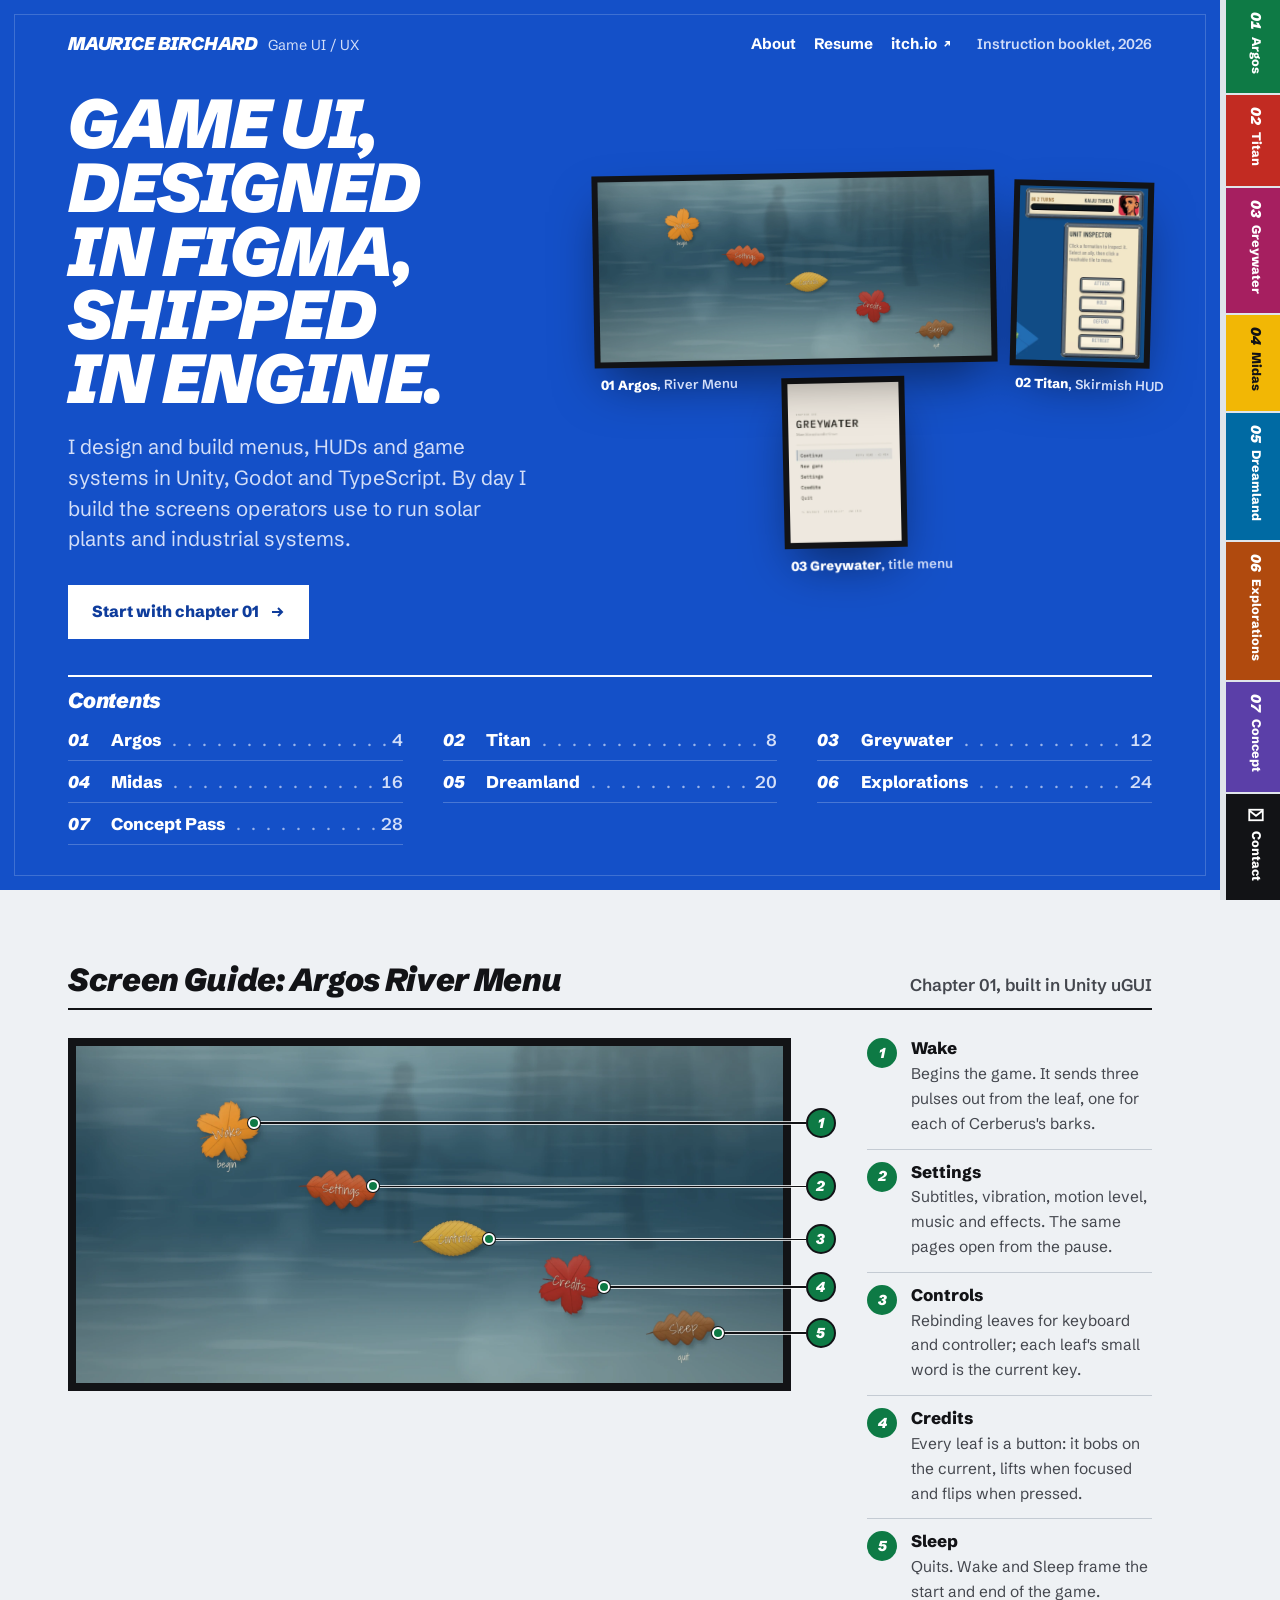
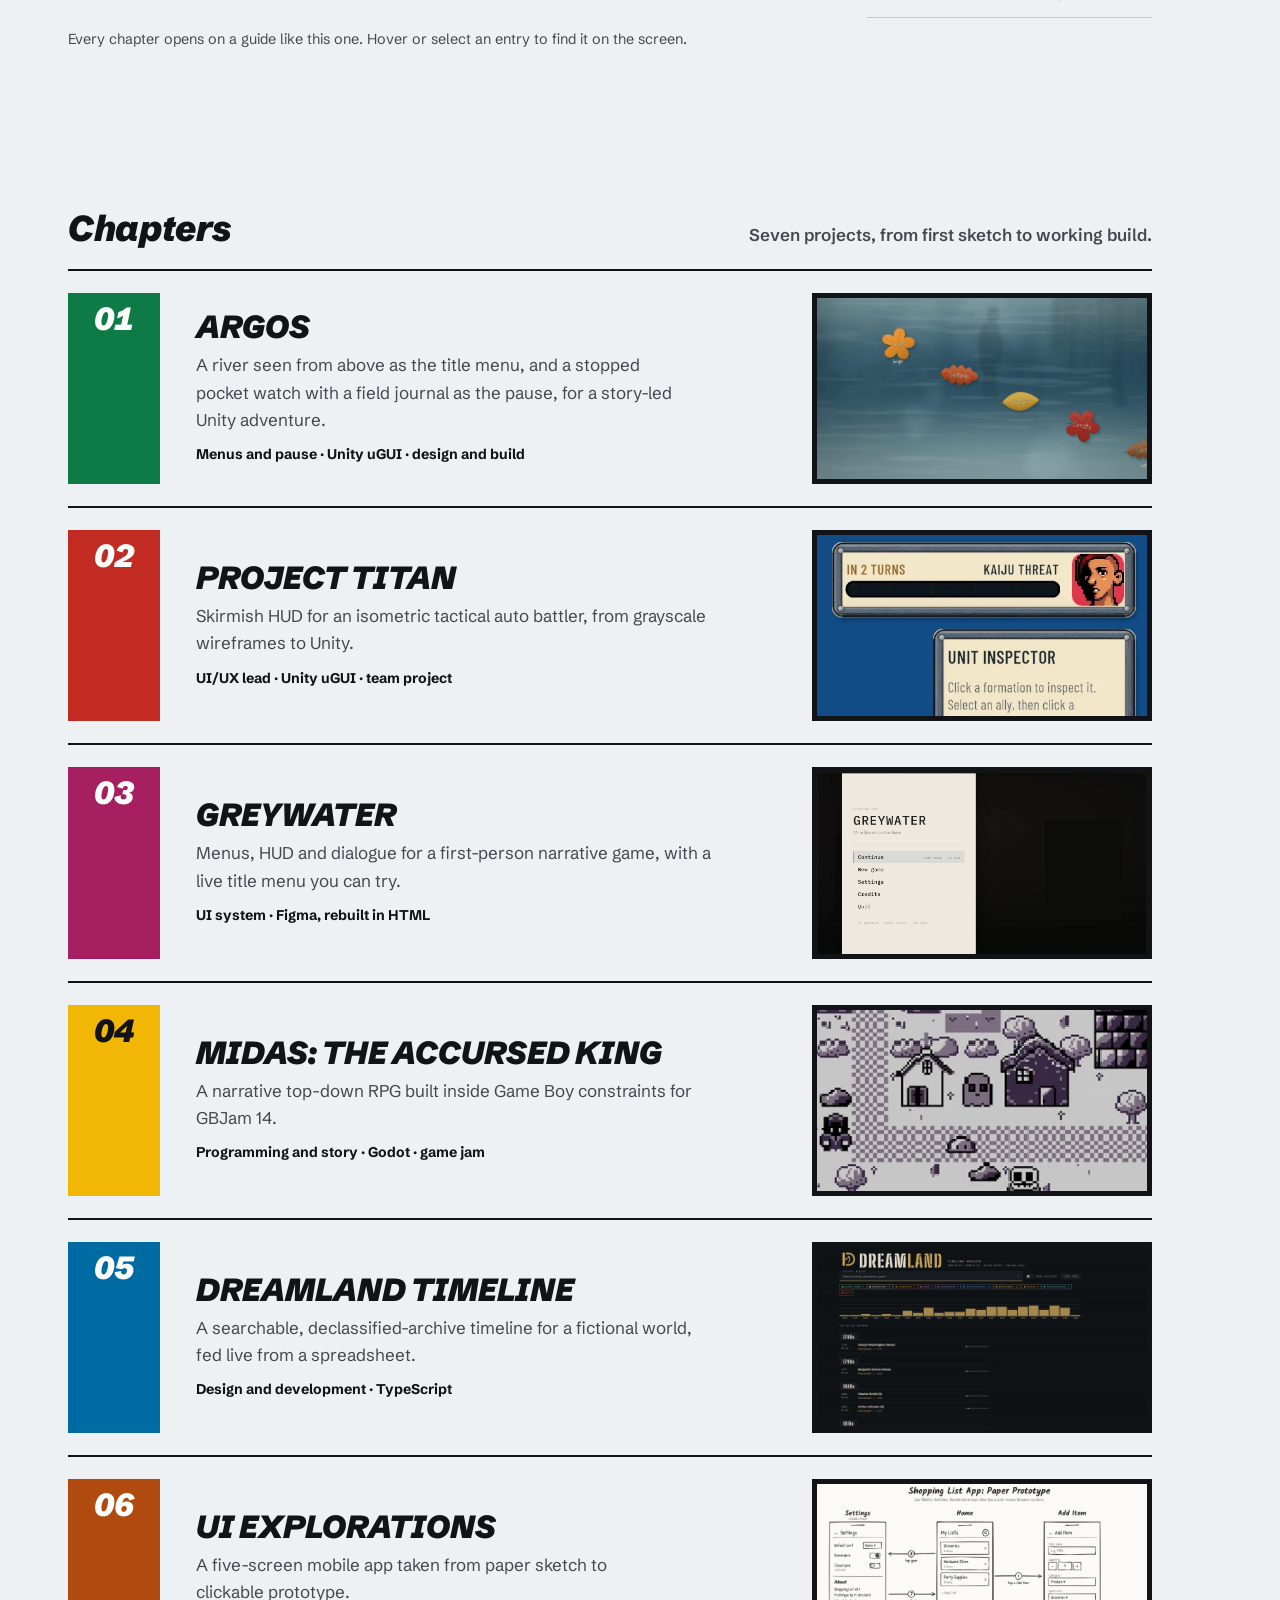
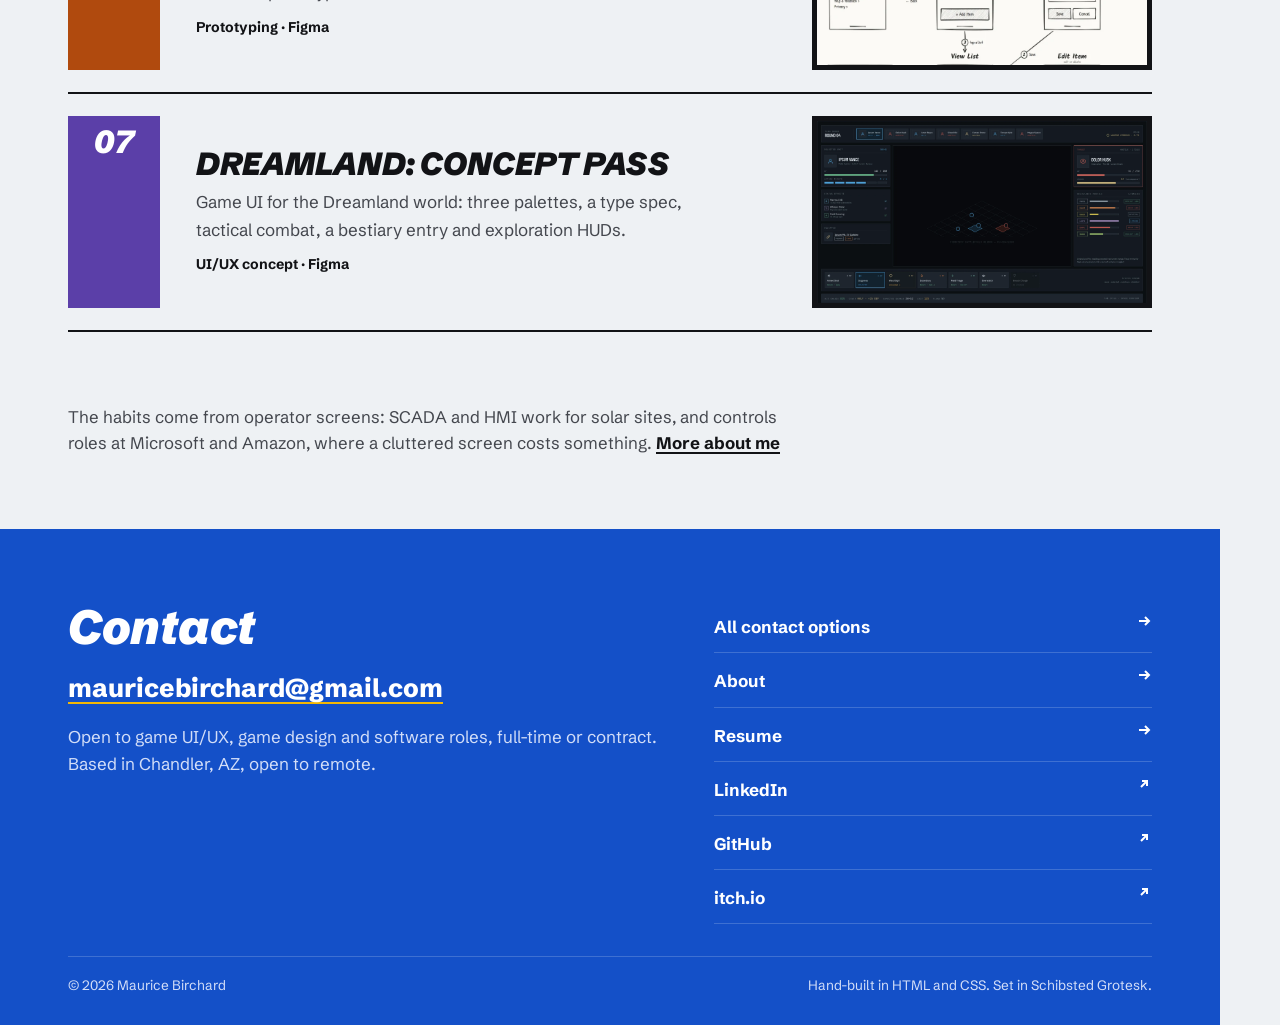
<file: index.html>
<!doctype html>
<html lang="en">
<head>
<meta charset="utf-8">
<meta name="viewport" content="width=device-width, initial-scale=1">
<title>Maurice Birchard | Game UI/UX Designer</title>
<meta name="description" content="Game UI/UX designer who designs menus and HUDs in Figma and ships them in Unity, Godot and TypeScript.">
<meta property="og:title" content="Maurice Birchard | Game UI/UX Designer">
<meta property="og:description" content="Game UI/UX designer who designs menus and HUDs in Figma and ships them in Unity, Godot and TypeScript.">
<meta name="theme-color" content="#1450C8">
<link rel="icon" href="assets/img/favicon.svg" type="image/svg+xml">
<link rel="preload" href="assets/fonts/schibsted-grotesk-normal-400-900-latin.woff2" as="font" type="font/woff2" crossorigin>
<link rel="preload" href="assets/fonts/schibsted-grotesk-italic-800-900-latin.woff2" as="font" type="font/woff2" crossorigin>
<link rel="stylesheet" href="assets/css/style.css">
</head>
<body class="ch-back">
<a class="skip-link" href="#main">Skip to content</a>
<nav class="tabs" aria-label="Chapters">
  <ol>
    <li class="ch-argos"><a href="work/argos.html"><span class="num">01</span><span class="visually-hidden">Chapter 01: </span><span class="name">Argos</span></a></li>
    <li class="ch-titan"><a href="work/project-titan.html"><span class="num">02</span><span class="visually-hidden">Chapter 02: </span><span class="name">Titan</span></a></li>
    <li class="ch-greywater"><a href="work/greywater.html"><span class="num">03</span><span class="visually-hidden">Chapter 03: </span><span class="name">Greywater</span></a></li>
    <li class="ch-midas"><a href="work/midas.html"><span class="num">04</span><span class="visually-hidden">Chapter 04: </span><span class="name">Midas</span></a></li>
    <li class="ch-dreamland"><a href="work/dreamland.html"><span class="num">05</span><span class="visually-hidden">Chapter 05: </span><span class="name">Dreamland</span></a></li>
    <li class="ch-explore"><a href="work/shopping-list.html"><span class="num">06</span><span class="visually-hidden">Chapter 06: </span><span class="name">Explorations</span></a></li>
    <li class="ch-concept"><a href="work/dreamland-concept.html"><span class="num">07</span><span class="visually-hidden">Chapter 07: </span><span class="name">Concept</span></a></li>
    <li class="ch-back tab-contact"><a href="contact.html"><span class="num icon"><svg viewBox="0 0 24 24" aria-hidden="true" fill="none" stroke="currentColor" stroke-width="2.4"><rect x="3" y="5" width="18" height="14"/><path d="m3 6 9 7 9-7"/></svg></span><span class="name">Contact</span></a></li>
  </ol>
</nav>

<main id="main">
<section class="cover" aria-labelledby="cover-h">
  <header class="wrap cover-top">
    <a class="wordmark" href="index.html" aria-label="Maurice Birchard, home"><b>Maurice Birchard</b><span>Game UI / UX</span></a>
    <div class="runhead-end"><nav class="backlinks" aria-label="Back matter"><a href="about.html">About</a><a href="resume.html">Resume</a><a class="ext" href="https://moninja.itch.io/" rel="noopener">itch.io<svg viewBox="0 0 16 16" aria-hidden="true" fill="none" stroke="currentColor" stroke-width="2"><path d="M5 11 11 5M6 5h5v5"/></svg></a></nav><span class="folio">Instruction booklet, 2026</span></div>
  </header>
  <div class="wrap cover-grid">
    <div>
      <h1 id="cover-h" class="display">Game UI, designed in Figma, shipped in engine.</h1>
      <p class="lede">I design and build menus, HUDs and game systems in Unity, Godot and TypeScript. By day I build the screens operators use to run solar plants and industrial systems.</p>
      <div class="btn-row"><a class="btn" href="work/argos.html">Start with chapter 01 <svg viewBox="0 0 16 16" aria-hidden="true" fill="none" stroke="currentColor" stroke-width="2"><path d="M3 8h10M9 4l4 4-4 4"/></svg></a></div>
    </div>
    <div>
    <div class="cover-art">
      <figure class="art-a"><img src="assets/img/argos/river-menu.webp" width="2000" height="953" alt="Argos River Menu: a river seen from above, with leaves floating on it as the menu buttons"><figcaption><b>01 Argos</b>, River Menu</figcaption><a href="work/argos.html" aria-label="Chapter 01, Argos"></a></figure>
      <figure class="art-b"><img src="assets/img/titan/hud-panel.webp" width="528" height="1248" alt="Project Titan Skirmish HUD: Kaiju threat meter, Unit Inspector and orders"><figcaption><b>02 Titan</b>, Skirmish HUD</figcaption><a href="work/project-titan.html" aria-label="Chapter 02, Project Titan"></a></figure>
      <figure class="art-c"><img src="assets/img/greywater/menu-panel.webp" width="520" height="721" alt="Greywater title menu: a paper panel with Continue selected"><figcaption><b>03 Greywater</b>, title menu</figcaption><a href="work/greywater.html" aria-label="Chapter 03, Greywater"></a></figure>
    </div>
    </div>
  </div>
  <div class="wrap">
      <nav class="contents" aria-labelledby="contents-h">
        <h2 id="contents-h">Contents</h2>
        <ol>
        <li><a href="work/argos.html"><span class="n">01</span><span><b>Argos</b> <span class="lead" aria-hidden="true"></span></span><span class="pg"><span class="visually-hidden">page </span>4</span></a></li>
        <li><a href="work/project-titan.html"><span class="n">02</span><span><b>Titan</b> <span class="lead" aria-hidden="true"></span></span><span class="pg"><span class="visually-hidden">page </span>8</span></a></li>
        <li><a href="work/greywater.html"><span class="n">03</span><span><b>Greywater</b> <span class="lead" aria-hidden="true"></span></span><span class="pg"><span class="visually-hidden">page </span>12</span></a></li>
        <li><a href="work/midas.html"><span class="n">04</span><span><b>Midas</b> <span class="lead" aria-hidden="true"></span></span><span class="pg"><span class="visually-hidden">page </span>16</span></a></li>
        <li><a href="work/dreamland.html"><span class="n">05</span><span><b>Dreamland</b> <span class="lead" aria-hidden="true"></span></span><span class="pg"><span class="visually-hidden">page </span>20</span></a></li>
        <li><a href="work/shopping-list.html"><span class="n">06</span><span><b>Explorations</b> <span class="lead" aria-hidden="true"></span></span><span class="pg"><span class="visually-hidden">page </span>24</span></a></li>
        <li><a href="work/dreamland-concept.html"><span class="n">07</span><span><b>Concept Pass</b> <span class="lead" aria-hidden="true"></span></span><span class="pg"><span class="visually-hidden">page </span>28</span></a></li>
        </ol>
      </nav>
  </div>
</section>

<div class="ch-argos">
<section class="guide" aria-labelledby="guide-h">
  <div class="wrap">
    <div class="guide-title"><h2 id="guide-h">Screen Guide: Argos River Menu</h2><p>Chapter 01, built in Unity uGUI</p></div>
    <div class="spread">
      <figure class="plate">
        <img src="assets/img/argos/river-menu.webp" width="2000" height="953" alt="Argos River Menu: fallen autumn leaves floating on a blue-grey river as the buttons Wake, Settings, Controls, Credits and Sleep, with a man reflected in the water">
      <span class="lead-line" data-n="1" style="--x:25.8%;--y:24%"></span><span class="pin" data-n="1" style="--x:25.8%;--y:24%" aria-hidden="true">1</span><span class="co" data-n="1" style="--x:25.8%;--y:24%" aria-hidden="true">1</span>
      <span class="lead-line" data-n="2" style="--x:42.2%;--y:42%"></span><span class="pin" data-n="2" style="--x:42.2%;--y:42%" aria-hidden="true">2</span><span class="co" data-n="2" style="--x:42.2%;--y:42%" aria-hidden="true">2</span>
      <span class="lead-line" data-n="3" style="--x:58.3%;--y:57%"></span><span class="pin" data-n="3" style="--x:58.3%;--y:57%" aria-hidden="true">3</span><span class="co" data-n="3" style="--x:58.3%;--y:57%" aria-hidden="true">3</span>
      <span class="lead-line" data-n="4" style="--x:74.2%;--y:70.5%"></span><span class="pin" data-n="4" style="--x:74.2%;--y:70.5%" aria-hidden="true">4</span><span class="co" data-n="4" style="--x:74.2%;--y:70.5%" aria-hidden="true">4</span>
      <span class="lead-line" data-n="5" style="--x:90%;--y:83.5%"></span><span class="pin" data-n="5" style="--x:90%;--y:83.5%" aria-hidden="true">5</span><span class="co" data-n="5" style="--x:90%;--y:83.5%" aria-hidden="true">5</span>
      </figure>
      <ol class="legend" aria-label="Screen elements">
      <li data-n="1"><span class="co" aria-hidden="true">1</span><div><b><span class="visually-hidden">1. </span>Wake</b><p>Begins the game. It sends three pulses out from the leaf, one for each of Cerberus's barks.</p></div></li>
      <li data-n="2"><span class="co" aria-hidden="true">2</span><div><b><span class="visually-hidden">2. </span>Settings</b><p>Subtitles, vibration, motion level, music and effects. The same pages open from the pause.</p></div></li>
      <li data-n="3"><span class="co" aria-hidden="true">3</span><div><b><span class="visually-hidden">3. </span>Controls</b><p>Rebinding leaves for keyboard and controller; each leaf's small word is the current key.</p></div></li>
      <li data-n="4"><span class="co" aria-hidden="true">4</span><div><b><span class="visually-hidden">4. </span>Credits</b><p>Every leaf is a button: it bobs on the current, lifts when focused and flips when pressed.</p></div></li>
      <li data-n="5"><span class="co" aria-hidden="true">5</span><div><b><span class="visually-hidden">5. </span>Sleep</b><p>Quits. Wake and Sleep frame the start and end of the game.</p></div></li>
      </ol>
    </div>
    <p class="plate-cap">Every chapter opens on a guide like this one. <span class="how">Select an entry to find it on the screen.</span></p>
  </div>
</section>
</div>

<section class="section" id="chapters" aria-labelledby="chapters-h">
  <div class="wrap">
    <div class="section-head"><h2 id="chapters-h">Chapters</h2><p>Seven projects, from first sketch to working build.</p></div>
    <ol class="index-list">
      <li class="ch-argos"><a class="entry" href="work/argos.html"><span class="tab" aria-hidden="true">01</span><div><h3>Argos</h3><p>A river seen from above as the title menu, and a stopped pocket watch with a field journal as the pause, for a story-led Unity adventure.</p><span class="meta">Menus and pause &middot; Unity uGUI &middot; design and build</span></div><span class="thumb"><img src="assets/img/argos/river-menu.webp" width="2000" height="953" alt="" loading="lazy"></span></a></li>
      <li class="ch-titan"><a class="entry" href="work/project-titan.html"><span class="tab" aria-hidden="true">02</span><div><h3>Project Titan</h3><p>Skirmish HUD for an isometric tactical auto battler, from grayscale wireframes to Unity.</p><span class="meta">UI/UX lead &middot; Unity uGUI &middot; team project</span></div><span class="thumb"><img src="assets/img/titan/hud-panel.webp" width="528" height="1248" alt="" loading="lazy"></span></a></li>
      <li class="ch-greywater"><a class="entry" href="work/greywater.html"><span class="tab" aria-hidden="true">03</span><div><h3>Greywater</h3><p>Menus, HUD and dialogue for a first-person narrative game, with a live title menu you can try.</p><span class="meta">UI system &middot; Figma, rebuilt in HTML</span></div><span class="thumb"><img src="assets/img/greywater/title-menu.webp" width="1282" height="726" alt="" loading="lazy"></span></a></li>
      <li class="ch-midas"><a class="entry" href="work/midas.html"><span class="tab" aria-hidden="true">04</span><div><h3>Midas: The Accursed King</h3><p>A narrative top-down RPG built inside Game Boy constraints for GBJam 14.</p><span class="meta">Programming and story &middot; Godot &middot; game jam</span></div><span class="thumb pixel"><img src="assets/img/midas/village.webp" width="312" height="264" alt="" loading="lazy"></span></a></li>
      <li class="ch-dreamland"><a class="entry" href="work/dreamland.html"><span class="tab" aria-hidden="true">05</span><div><h3>Dreamland Timeline</h3><p>A searchable, declassified-archive timeline for a fictional world, fed live from a spreadsheet.</p><span class="meta">Design and development &middot; TypeScript</span></div><span class="thumb"><img src="assets/img/dreamland/archive.webp" width="1600" height="876" alt="" loading="lazy"></span></a></li>
      <li class="ch-explore"><a class="entry" href="work/shopping-list.html"><span class="tab" aria-hidden="true">06</span><div><h3>UI Explorations</h3><p>A five-screen mobile app taken from paper sketch to clickable prototype.</p><span class="meta">Prototyping &middot; Figma</span></div><span class="thumb"><img src="assets/img/shopping/sketch.webp" width="904" height="832" alt="" loading="lazy"></span></a></li>
      <li class="ch-concept"><a class="entry" href="work/dreamland-concept.html"><span class="tab" aria-hidden="true">07</span><div><h3>Dreamland: Concept Pass</h3><p>Game UI for the Dreamland world: three palettes, a type spec, tactical combat, a bestiary entry and exploration HUDs.</p><span class="meta">UI/UX concept &middot; Figma</span></div><span class="thumb"><img src="assets/img/dreamland-game/combat-turn-order.webp" width="1920" height="1080" alt="" loading="lazy"></span></a></li>
    </ol>
  </div>
</section>

<section class="section flush-top">
  <div class="wrap">
    <p class="aside-line">The habits come from operator screens: SCADA and HMI work for solar sites, and controls roles at Microsoft and Amazon, where a cluttered screen costs something. <a href="about.html">More about me</a></p>
  </div>
</section>
</main>
<footer class="backcover">
  <div class="wrap">
    <div>
      <h2>Contact</h2>
      <a class="mail" href="mailto:mauricebirchard@gmail.com">mauricebirchard@gmail.com</a>
      <p>Open to game UI/UX, game design and software roles, full-time or contract. Based in Chandler, AZ, open to remote.</p>
    </div>
    <ul>
      <li><a href="contact.html">All contact options <svg viewBox="0 0 16 16" aria-hidden="true" fill="none" stroke="currentColor" stroke-width="2"><path d="M3 8h10M9 4l4 4-4 4"/></svg></a></li>
      <li><a href="about.html">About <svg viewBox="0 0 16 16" aria-hidden="true" fill="none" stroke="currentColor" stroke-width="2"><path d="M3 8h10M9 4l4 4-4 4"/></svg></a></li>
      <li><a href="resume.html">Resume <svg viewBox="0 0 16 16" aria-hidden="true" fill="none" stroke="currentColor" stroke-width="2"><path d="M3 8h10M9 4l4 4-4 4"/></svg></a></li>
      <li><a href="https://www.linkedin.com/in/mauricebirchard/" rel="noopener">LinkedIn <svg viewBox="0 0 16 16" aria-hidden="true" fill="none" stroke="currentColor" stroke-width="2"><path d="M5 11 11 5M6 5h5v5"/></svg></a></li>
      <li><a href="https://github.com/moninja92" rel="noopener">GitHub <svg viewBox="0 0 16 16" aria-hidden="true" fill="none" stroke="currentColor" stroke-width="2"><path d="M5 11 11 5M6 5h5v5"/></svg></a></li>
      <li><a href="https://moninja.itch.io/" rel="noopener">itch.io <svg viewBox="0 0 16 16" aria-hidden="true" fill="none" stroke="currentColor" stroke-width="2"><path d="M5 11 11 5M6 5h5v5"/></svg></a></li>
    </ul>
    <div class="colophon"><span>&copy; <span id="year">2026</span> Maurice Birchard</span><span>Hand-built in HTML and CSS. Set in Schibsted Grotesk.</span></div>
  </div>
</footer>
<script src="assets/js/main.js"></script>
</body>
</html>
</file>
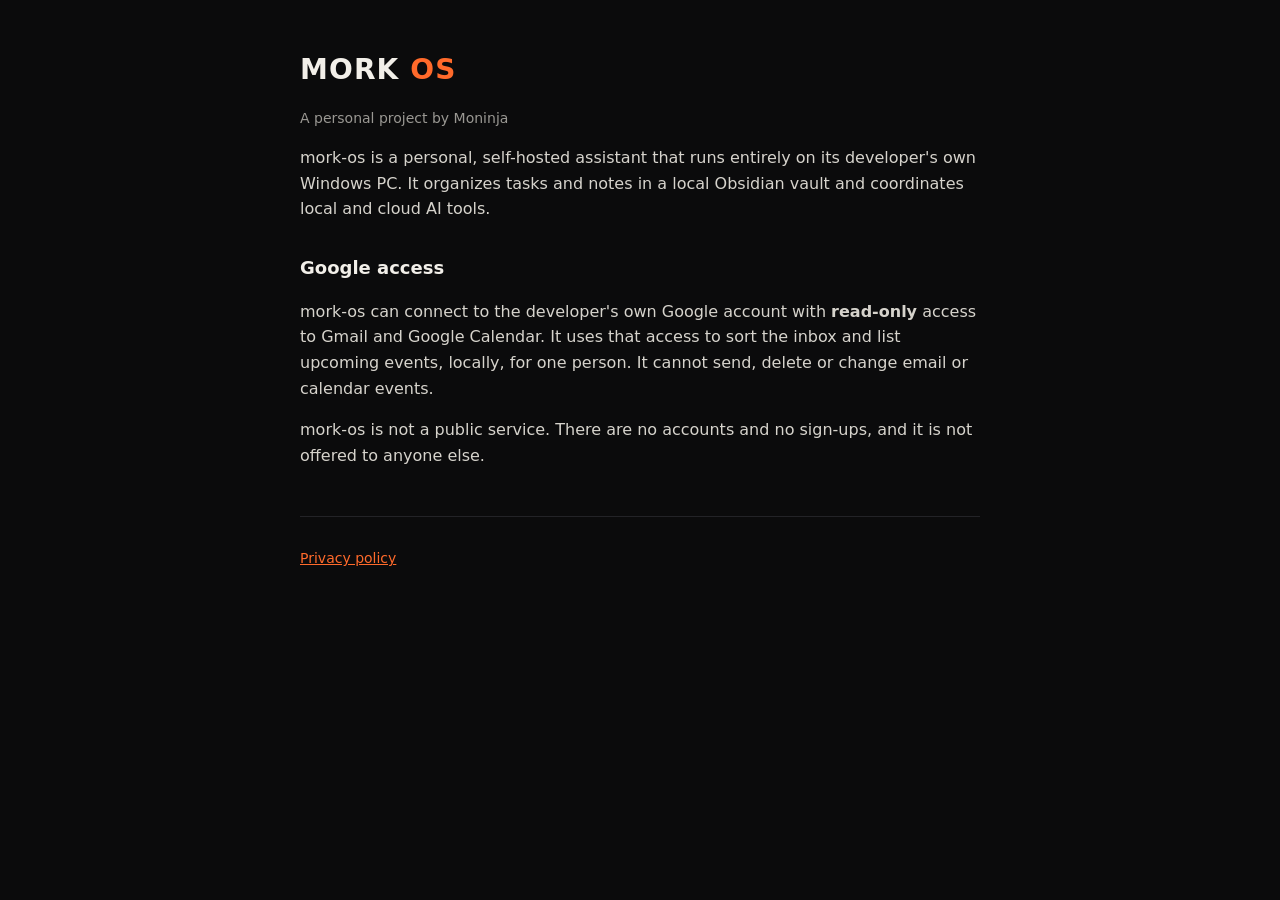
<file: mork-os/index.html>
<!doctype html>
<html lang="en">
<head>
<meta charset="utf-8">
<meta name="viewport" content="width=device-width, initial-scale=1">
<title>mork-os</title>
<meta name="description" content="mork-os is a personal, self-hosted assistant that runs on its developer's own PC.">
<style>:root{--bg:#0b0b0c;--text:#f2efe9;--muted:#9a9893;--accent:#ff6a2b;--line:#232327}*{box-sizing:border-box}body{margin:0;background:var(--bg);color:var(--text);font:16px/1.6 system-ui,-apple-system,"Segoe UI",Roboto,sans-serif;padding:48px 16px}main{max-width:680px;margin:0 auto}h1{font-size:28px;letter-spacing:.04em;margin:0 0 4px}h1 b{color:var(--accent)}h2{font-size:18px;margin:32px 0 8px}p,li{color:#d6d3cc}.muted{color:var(--muted);font-size:14px}a{color:var(--accent)}footer{margin-top:48px;padding-top:16px;border-top:1px solid var(--line)}</style>
</head>
<body>
<main>
  <h1>MORK <b>OS</b></h1>
  <p class="muted">A personal project by Moninja</p>

  <p>mork-os is a personal, self-hosted assistant that runs entirely on its developer's own Windows PC. It organizes tasks and notes in a local Obsidian vault and coordinates local and cloud AI tools.</p>

  <h2>Google access</h2>
  <p>mork-os can connect to the developer's own Google account with <strong>read-only</strong> access to Gmail and Google Calendar. It uses that access to sort the inbox and list upcoming events, locally, for one person. It cannot send, delete or change email or calendar events.</p>

  <p>mork-os is not a public service. There are no accounts and no sign-ups, and it is not offered to anyone else.</p>

  <footer>
    <p class="muted"><a href="privacy.html">Privacy policy</a></p>
  </footer>
</main>
</body>
</html>
</file>
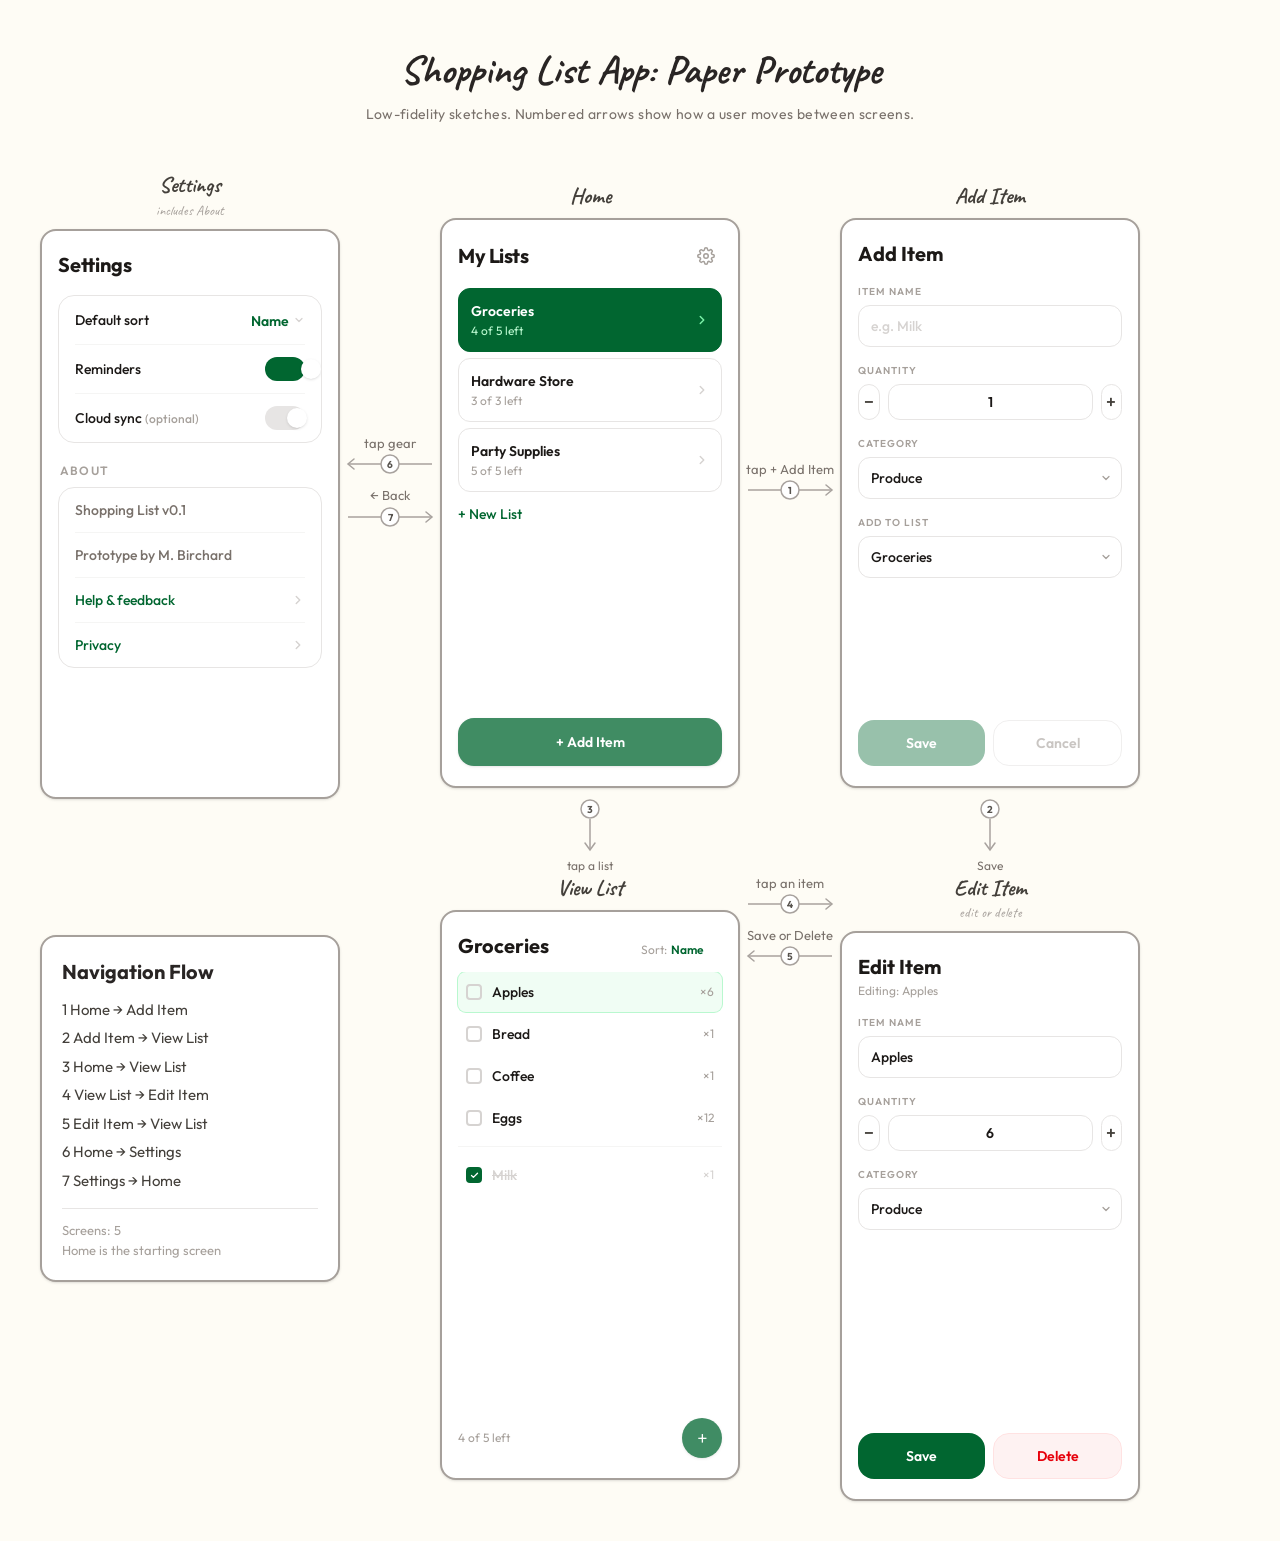
<file: work/shopping-list-prototype/index.html>
<!doctype html>
<html lang="en">
  <head>
    <meta charset="UTF-8" />
    <meta name="viewport" content="width=device-width, initial-scale=1.0" />
    <title>Shopping List App: Interactive Paper Prototype</title>
    <script type="module" crossorigin src="./assets/index-B8FIgRaP.js"></script>
    <link rel="stylesheet" crossorigin href="./assets/index-GgzmEWOw.css">
  </head>
  <body>
    <div id="root"></div>
  </body>
</html>
</file>
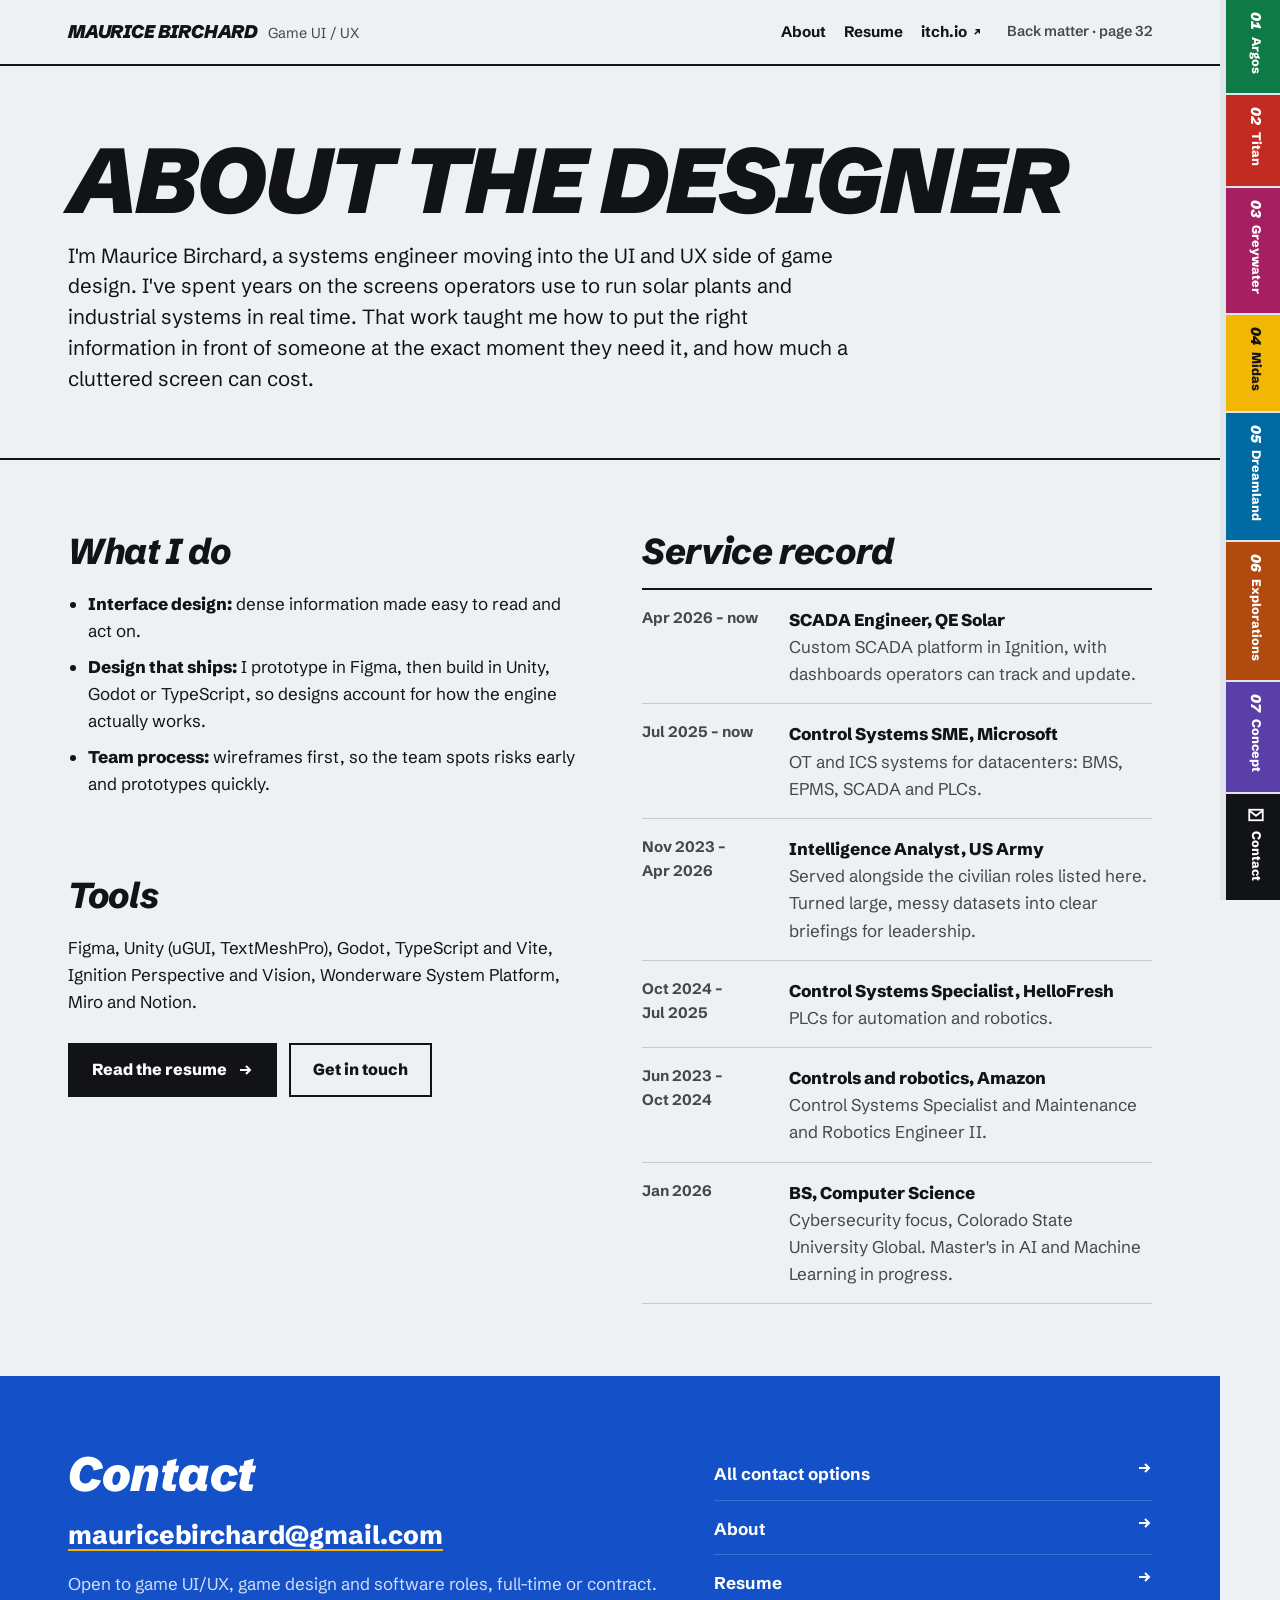
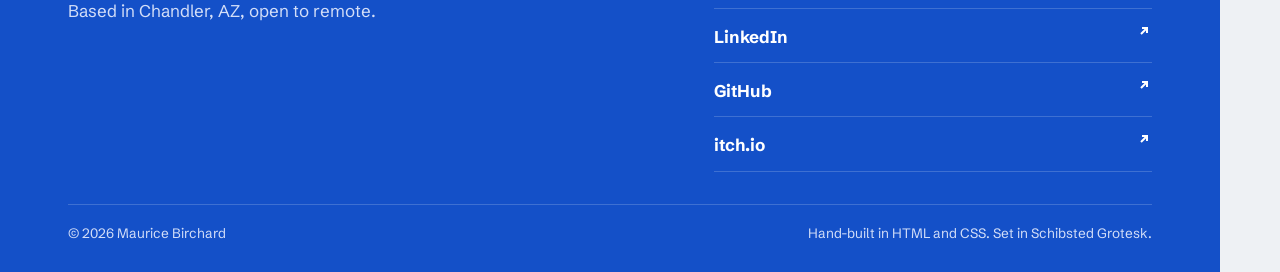
<file: about.html>
<!doctype html>
<html lang="en">
<head>
<meta charset="utf-8">
<meta name="viewport" content="width=device-width, initial-scale=1">
<title>About | Maurice Birchard</title>
<meta name="description" content="Game UI/UX designer with a background in industrial HMI and SCADA design and military service.">
<meta property="og:title" content="About | Maurice Birchard">
<meta property="og:description" content="Game UI/UX designer with a background in industrial HMI and SCADA design and military service.">
<meta name="theme-color" content="#1450C8">
<link rel="icon" href="assets/img/favicon.svg" type="image/svg+xml">
<link rel="preload" href="assets/fonts/schibsted-grotesk-normal-400-900-latin.woff2" as="font" type="font/woff2" crossorigin>
<link rel="preload" href="assets/fonts/schibsted-grotesk-italic-800-900-latin.woff2" as="font" type="font/woff2" crossorigin>
<link rel="stylesheet" href="assets/css/style.css">
</head>
<body class="ch-back">
<a class="skip-link" href="#main">Skip to content</a>
<nav class="tabs" aria-label="Chapters">
  <ol>
    <li class="ch-argos"><a href="work/argos.html"><span class="num">01</span><span class="visually-hidden">Chapter 01: </span><span class="name">Argos</span></a></li>
    <li class="ch-titan"><a href="work/project-titan.html"><span class="num">02</span><span class="visually-hidden">Chapter 02: </span><span class="name">Titan</span></a></li>
    <li class="ch-greywater"><a href="work/greywater.html"><span class="num">03</span><span class="visually-hidden">Chapter 03: </span><span class="name">Greywater</span></a></li>
    <li class="ch-midas"><a href="work/midas.html"><span class="num">04</span><span class="visually-hidden">Chapter 04: </span><span class="name">Midas</span></a></li>
    <li class="ch-dreamland"><a href="work/dreamland.html"><span class="num">05</span><span class="visually-hidden">Chapter 05: </span><span class="name">Dreamland</span></a></li>
    <li class="ch-explore"><a href="work/shopping-list.html"><span class="num">06</span><span class="visually-hidden">Chapter 06: </span><span class="name">Explorations</span></a></li>
    <li class="ch-concept"><a href="work/dreamland-concept.html"><span class="num">07</span><span class="visually-hidden">Chapter 07: </span><span class="name">Concept</span></a></li>
    <li class="ch-back tab-contact"><a href="contact.html"><span class="num icon"><svg viewBox="0 0 24 24" aria-hidden="true" fill="none" stroke="currentColor" stroke-width="2.4"><rect x="3" y="5" width="18" height="14"/><path d="m3 6 9 7 9-7"/></svg></span><span class="name">Contact</span></a></li>
  </ol>
</nav>
<header class="runhead">
  <div class="wrap">
    <a class="wordmark" href="index.html"><b>Maurice Birchard</b><span>Game UI / UX</span></a>
    <div class="runhead-end"><nav class="backlinks" aria-label="Back matter"><a href="about.html">About</a><a href="resume.html">Resume</a><a class="ext" href="https://moninja.itch.io/" rel="noopener">itch.io<svg viewBox="0 0 16 16" aria-hidden="true" fill="none" stroke="currentColor" stroke-width="2"><path d="M5 11 11 5M6 5h5v5"/></svg></a></nav><span class="folio">Back matter &middot; page 32</span></div>
  </div>
</header>
<main id="main">
<section class="opener">
  <div class="wrap solo">
    
    <div>
      <h1 class="display">About the designer</h1>
      <p class="lede">I'm Maurice Birchard, a systems engineer moving into the UI and UX side of game design. I've spent years on the screens operators use to run solar plants and industrial systems in real time. That work taught me how to put the right information in front of someone at the exact moment they need it, and how much a cluttered screen can cost.</p>
    </div>
  </div>
</section>
<section class="section">
  <div class="wrap two-col">
    <div class="prose">
      <h2>What I do</h2>
      <ul>
        <li><strong>Interface design:</strong> dense information made easy to read and act on.</li>
        <li><strong>Design that ships:</strong> I prototype in Figma, then build in Unity, Godot or TypeScript, so designs account for how the engine actually works.</li>
        <li><strong>Team process:</strong> wireframes first, so the team spots risks early and prototypes quickly.</li>
      </ul>
      <h2>Tools</h2>
      <p>Figma, Unity (uGUI, TextMeshPro), Godot, TypeScript and Vite, Ignition Perspective and Vision, Wonderware System Platform, Miro and Notion.</p>
      <div class="btn-row after-prose"><a class="btn" href="resume.html">Read the resume <svg viewBox="0 0 16 16" aria-hidden="true" fill="none" stroke="currentColor" stroke-width="2"><path d="M3 8h10M9 4l4 4-4 4"/></svg></a><a class="btn btn-quiet" href="contact.html">Get in touch</a></div>
    </div>
    <div>
      <h2 class="col-head">Service record</h2>
      <ol class="career">
        <li><span class="when">Apr 2026 &ndash; now</span><div><b>SCADA Engineer, QE Solar</b><span>Custom SCADA platform in Ignition, with dashboards operators can track and update.</span></div></li>
        <li><span class="when">Jul 2025 &ndash; now</span><div><b>Control Systems SME, Microsoft</b><span>OT and ICS systems for datacenters: BMS, EPMS, SCADA and PLCs.</span></div></li>
        <li><span class="when">Nov 2023 &ndash; Apr 2026</span><div><b>Intelligence Analyst, US Army</b><span>Served alongside the civilian roles listed here. Turned large, messy datasets into clear briefings for leadership.</span></div></li>
        <li><span class="when">Oct 2024 &ndash; Jul 2025</span><div><b>Control Systems Specialist, HelloFresh</b><span>PLCs for automation and robotics.</span></div></li>
        <li><span class="when">Jun 2023 &ndash; Oct 2024</span><div><b>Controls and robotics, Amazon</b><span>Control Systems Specialist and Maintenance and Robotics Engineer II.</span></div></li>
        <li><span class="when">Jan 2026</span><div><b>BS, Computer Science</b><span>Cybersecurity focus, Colorado State University Global. Master's in AI and Machine Learning in progress.</span></div></li>
      </ol>
    </div>
  </div>
</section>
</main>
<footer class="backcover">
  <div class="wrap">
    <div>
      <h2>Contact</h2>
      <a class="mail" href="mailto:mauricebirchard@gmail.com">mauricebirchard@gmail.com</a>
      <p>Open to game UI/UX, game design and software roles, full-time or contract. Based in Chandler, AZ, open to remote.</p>
    </div>
    <ul>
      <li><a href="contact.html">All contact options <svg viewBox="0 0 16 16" aria-hidden="true" fill="none" stroke="currentColor" stroke-width="2"><path d="M3 8h10M9 4l4 4-4 4"/></svg></a></li>
      <li><a href="about.html">About <svg viewBox="0 0 16 16" aria-hidden="true" fill="none" stroke="currentColor" stroke-width="2"><path d="M3 8h10M9 4l4 4-4 4"/></svg></a></li>
      <li><a href="resume.html">Resume <svg viewBox="0 0 16 16" aria-hidden="true" fill="none" stroke="currentColor" stroke-width="2"><path d="M3 8h10M9 4l4 4-4 4"/></svg></a></li>
      <li><a href="https://www.linkedin.com/in/mauricebirchard/" rel="noopener">LinkedIn <svg viewBox="0 0 16 16" aria-hidden="true" fill="none" stroke="currentColor" stroke-width="2"><path d="M5 11 11 5M6 5h5v5"/></svg></a></li>
      <li><a href="https://github.com/moninja92" rel="noopener">GitHub <svg viewBox="0 0 16 16" aria-hidden="true" fill="none" stroke="currentColor" stroke-width="2"><path d="M5 11 11 5M6 5h5v5"/></svg></a></li>
      <li><a href="https://moninja.itch.io/" rel="noopener">itch.io <svg viewBox="0 0 16 16" aria-hidden="true" fill="none" stroke="currentColor" stroke-width="2"><path d="M5 11 11 5M6 5h5v5"/></svg></a></li>
    </ul>
    <div class="colophon"><span>&copy; <span id="year">2026</span> Maurice Birchard</span><span>Hand-built in HTML and CSS. Set in Schibsted Grotesk.</span></div>
  </div>
</footer>
<script src="assets/js/main.js"></script>
</body>
</html>
</file>
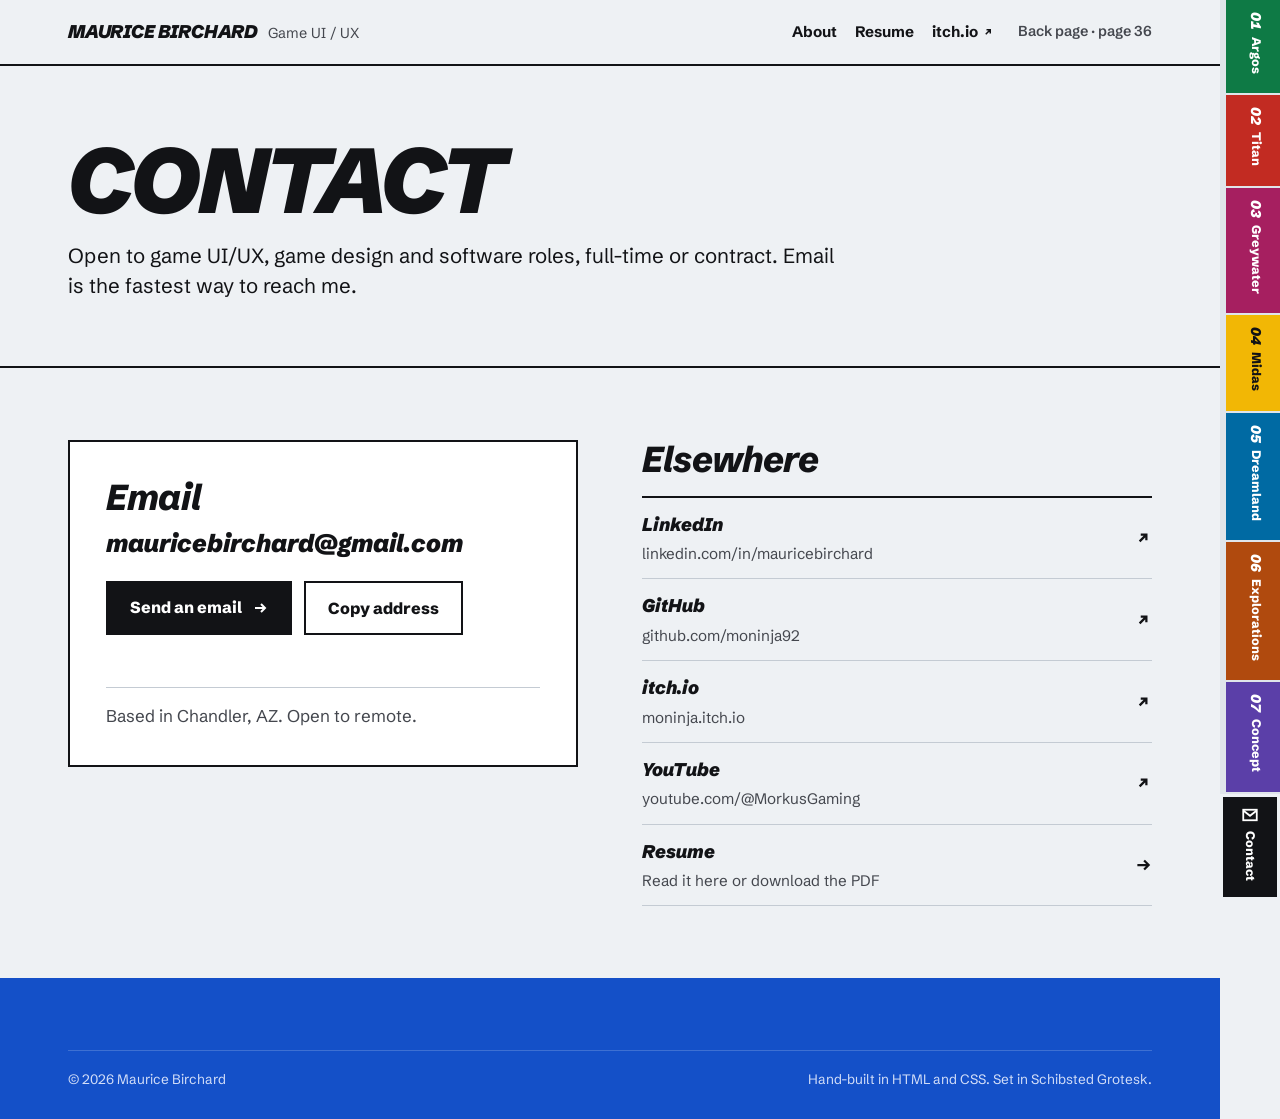
<file: contact.html>
<!doctype html>
<html lang="en">
<head>
<meta charset="utf-8">
<meta name="viewport" content="width=device-width, initial-scale=1">
<title>Contact | Maurice Birchard</title>
<meta name="description" content="Contact Maurice Birchard about game UI/UX, game design and software roles.">
<meta property="og:title" content="Contact | Maurice Birchard">
<meta property="og:description" content="Contact Maurice Birchard about game UI/UX, game design and software roles.">
<meta name="theme-color" content="#1450C8">
<link rel="icon" href="assets/img/favicon.svg" type="image/svg+xml">
<link rel="preload" href="assets/fonts/schibsted-grotesk-normal-400-900-latin.woff2" as="font" type="font/woff2" crossorigin>
<link rel="preload" href="assets/fonts/schibsted-grotesk-italic-800-900-latin.woff2" as="font" type="font/woff2" crossorigin>
<link rel="stylesheet" href="assets/css/style.css">
</head>
<body class="ch-back">
<a class="skip-link" href="#main">Skip to content</a>
<nav class="tabs" aria-label="Chapters">
  <ol>
    <li class="ch-argos"><a href="work/argos.html"><span class="num">01</span><span class="visually-hidden">Chapter 01: </span><span class="name">Argos</span></a></li>
    <li class="ch-titan"><a href="work/project-titan.html"><span class="num">02</span><span class="visually-hidden">Chapter 02: </span><span class="name">Titan</span></a></li>
    <li class="ch-greywater"><a href="work/greywater.html"><span class="num">03</span><span class="visually-hidden">Chapter 03: </span><span class="name">Greywater</span></a></li>
    <li class="ch-midas"><a href="work/midas.html"><span class="num">04</span><span class="visually-hidden">Chapter 04: </span><span class="name">Midas</span></a></li>
    <li class="ch-dreamland"><a href="work/dreamland.html"><span class="num">05</span><span class="visually-hidden">Chapter 05: </span><span class="name">Dreamland</span></a></li>
    <li class="ch-explore"><a href="work/shopping-list.html"><span class="num">06</span><span class="visually-hidden">Chapter 06: </span><span class="name">Explorations</span></a></li>
    <li class="ch-concept"><a href="work/dreamland-concept.html"><span class="num">07</span><span class="visually-hidden">Chapter 07: </span><span class="name">Concept</span></a></li>
    <li class="ch-back tab-contact"><a href="contact.html" aria-current="page"><span class="num icon"><svg viewBox="0 0 24 24" aria-hidden="true" fill="none" stroke="currentColor" stroke-width="2.4"><rect x="3" y="5" width="18" height="14"/><path d="m3 6 9 7 9-7"/></svg></span><span class="name">Contact</span></a></li>
  </ol>
</nav>
<header class="runhead">
  <div class="wrap">
    <a class="wordmark" href="index.html"><b>Maurice Birchard</b><span>Game UI / UX</span></a>
    <div class="runhead-end"><nav class="backlinks" aria-label="Back matter"><a href="about.html">About</a><a href="resume.html">Resume</a><a class="ext" href="https://moninja.itch.io/" rel="noopener">itch.io<svg viewBox="0 0 16 16" aria-hidden="true" fill="none" stroke="currentColor" stroke-width="2"><path d="M5 11 11 5M6 5h5v5"/></svg></a></nav><span class="folio">Back page &middot; page 36</span></div>
  </div>
</header>
<main id="main">
<section class="opener">
  <div class="wrap solo">
    
    <div>
      <h1 class="display">Contact</h1>
      <p class="lede">Open to game UI/UX, game design and software roles, full-time or contract. Email is the fastest way to reach me.</p>
    </div>
  </div>
</section>
<section class="section">
  <div class="wrap two-col">
    <div class="contact-card">
      <h2>Email</h2>
      <a class="mail" href="mailto:mauricebirchard@gmail.com">mauricebirchard@gmail.com</a>
      <div class="btn-row">
        <a class="btn" href="mailto:mauricebirchard@gmail.com">Send an email <svg viewBox="0 0 16 16" aria-hidden="true" fill="none" stroke="currentColor" stroke-width="2"><path d="M3 8h10M9 4l4 4-4 4"/></svg></a>
        <button class="btn btn-quiet" type="button" data-copy="mauricebirchard@gmail.com" aria-describedby="copy-status">Copy address</button>
      </div>
      <p class="copy-status" id="copy-status" role="status"></p>
      <p class="where">Based in Chandler, AZ. Open to remote.</p>
    </div>
    <div>
      <h2 class="col-head">Elsewhere</h2>
      <ul class="links">
        <li><a href="https://www.linkedin.com/in/mauricebirchard/" rel="noopener"><div><b>LinkedIn</b><span>linkedin.com/in/mauricebirchard</span></div><svg viewBox="0 0 16 16" aria-hidden="true" fill="none" stroke="currentColor" stroke-width="2"><path d="M5 11 11 5M6 5h5v5"/></svg></a></li>
        <li><a href="https://github.com/moninja92" rel="noopener"><div><b>GitHub</b><span>github.com/moninja92</span></div><svg viewBox="0 0 16 16" aria-hidden="true" fill="none" stroke="currentColor" stroke-width="2"><path d="M5 11 11 5M6 5h5v5"/></svg></a></li>
        <li><a href="https://moninja.itch.io/" rel="noopener"><div><b>itch.io</b><span>moninja.itch.io</span></div><svg viewBox="0 0 16 16" aria-hidden="true" fill="none" stroke="currentColor" stroke-width="2"><path d="M5 11 11 5M6 5h5v5"/></svg></a></li>
        <li><a href="https://www.youtube.com/@MorkusGaming" rel="noopener"><div><b>YouTube</b><span>youtube.com/@MorkusGaming</span></div><svg viewBox="0 0 16 16" aria-hidden="true" fill="none" stroke="currentColor" stroke-width="2"><path d="M5 11 11 5M6 5h5v5"/></svg></a></li>
        <li><a href="resume.html"><div><b>Resume</b><span>Read it here or download the PDF</span></div><svg viewBox="0 0 16 16" aria-hidden="true" fill="none" stroke="currentColor" stroke-width="2"><path d="M3 8h10M9 4l4 4-4 4"/></svg></a></li>
      </ul>
    </div>
  </div>
</section>
</main>
<footer class="backcover"><div class="wrap"><div class="colophon"><span>&copy; <span id="year">2026</span> Maurice Birchard</span><span>Hand-built in HTML and CSS. Set in Schibsted Grotesk.</span></div></div></footer>
<script src="assets/js/main.js"></script>
</body>
</html>
</file>
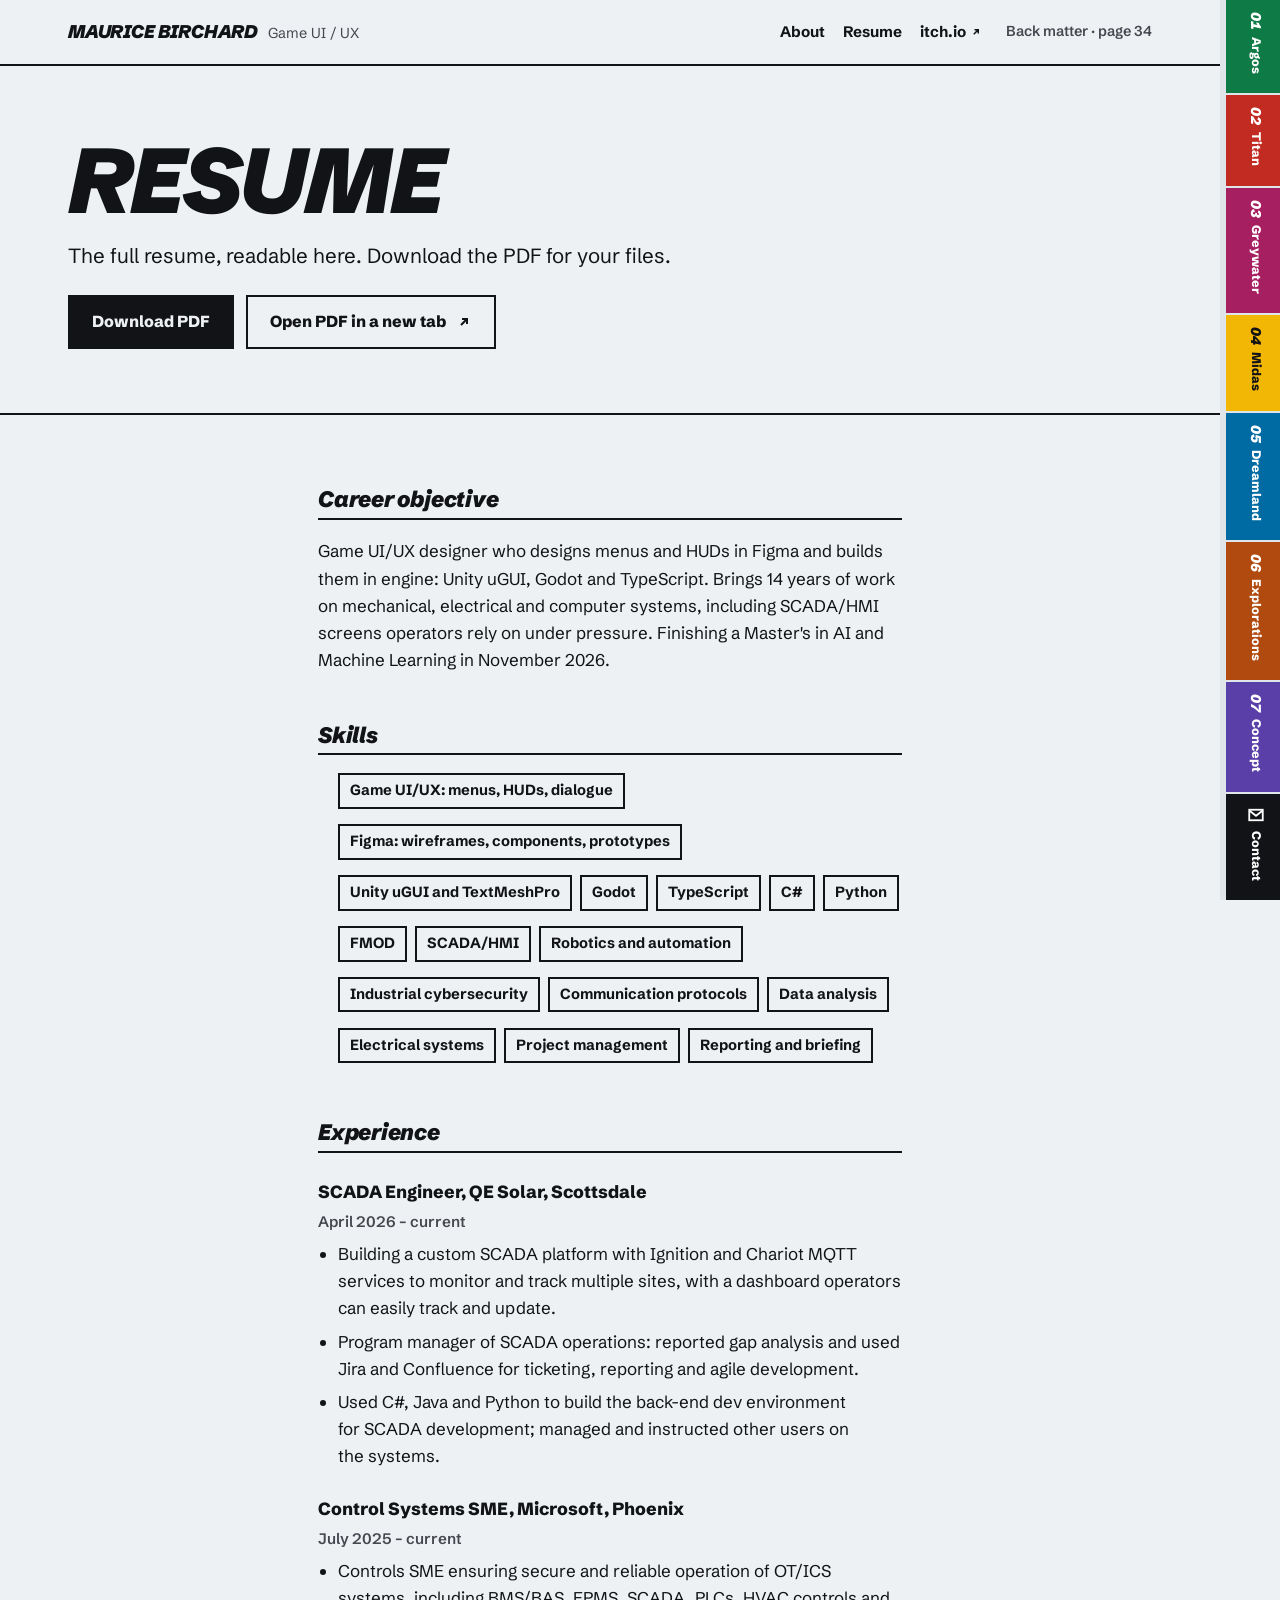
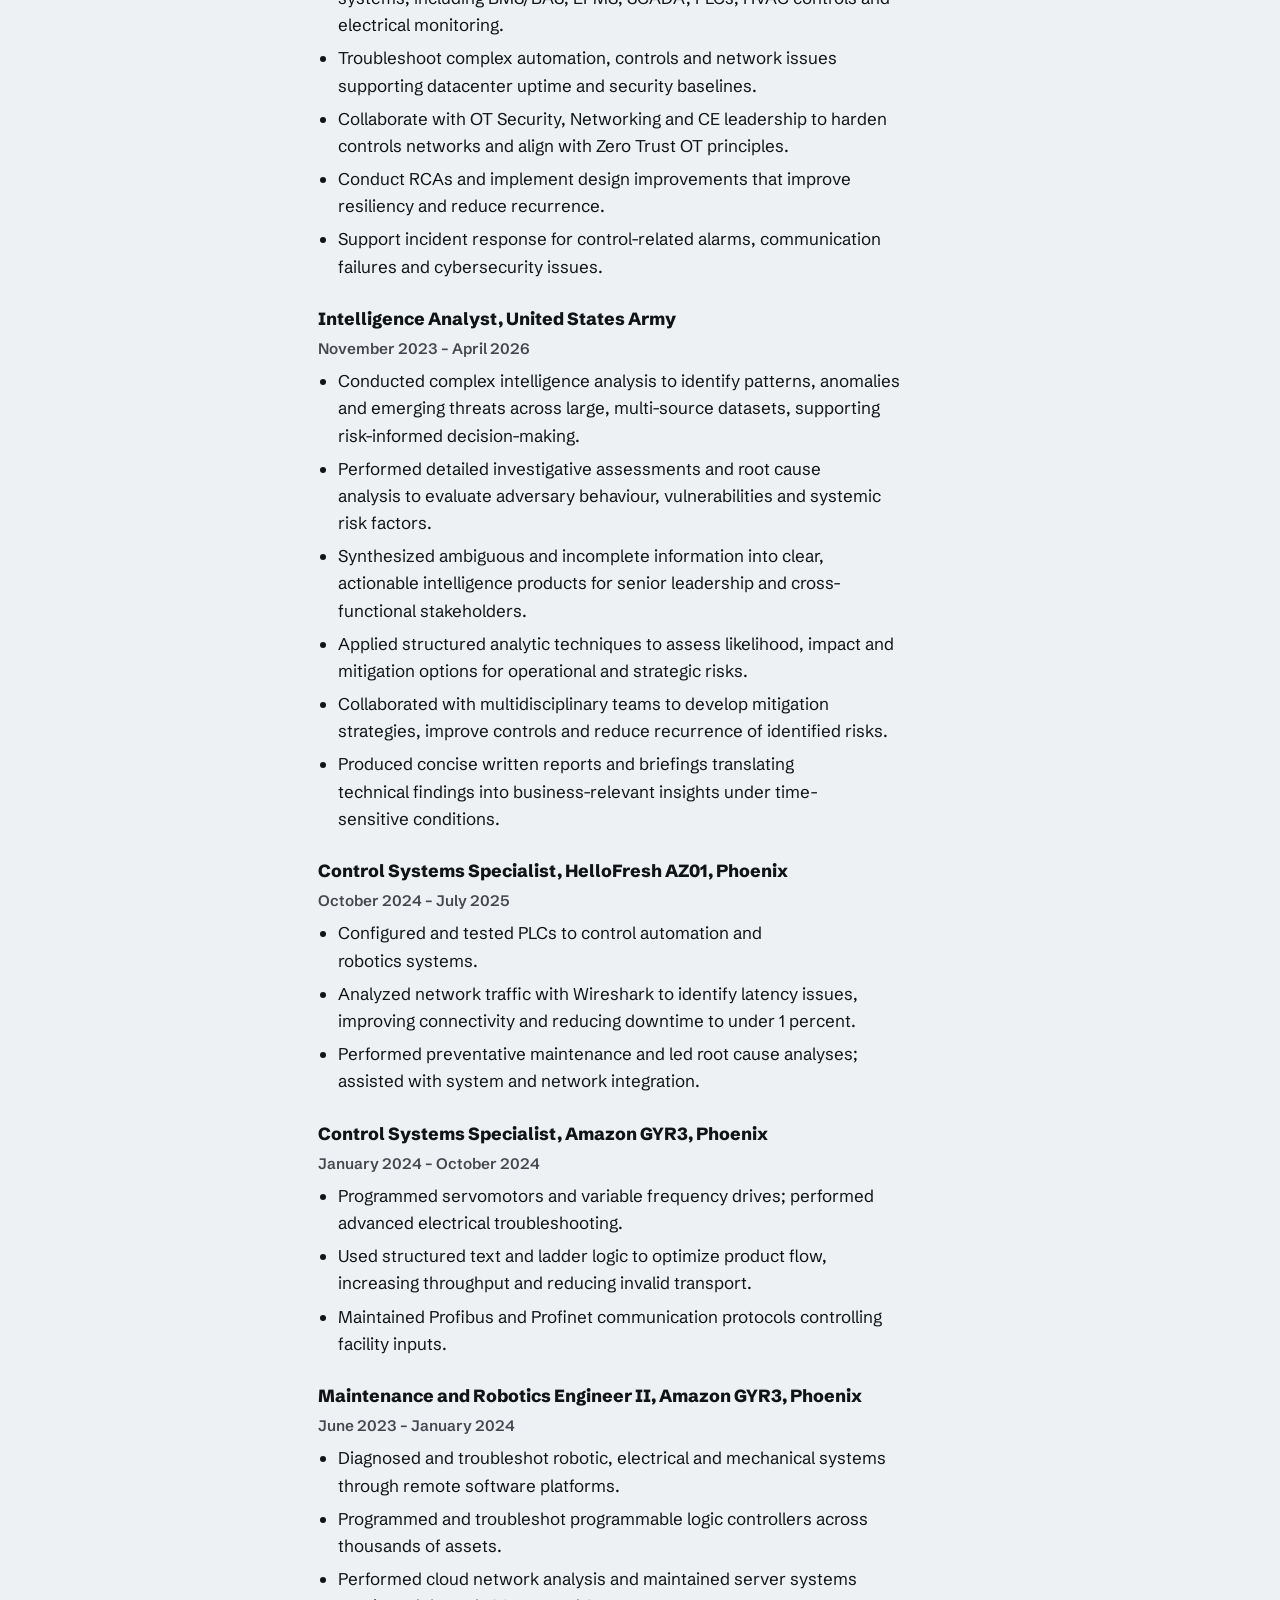
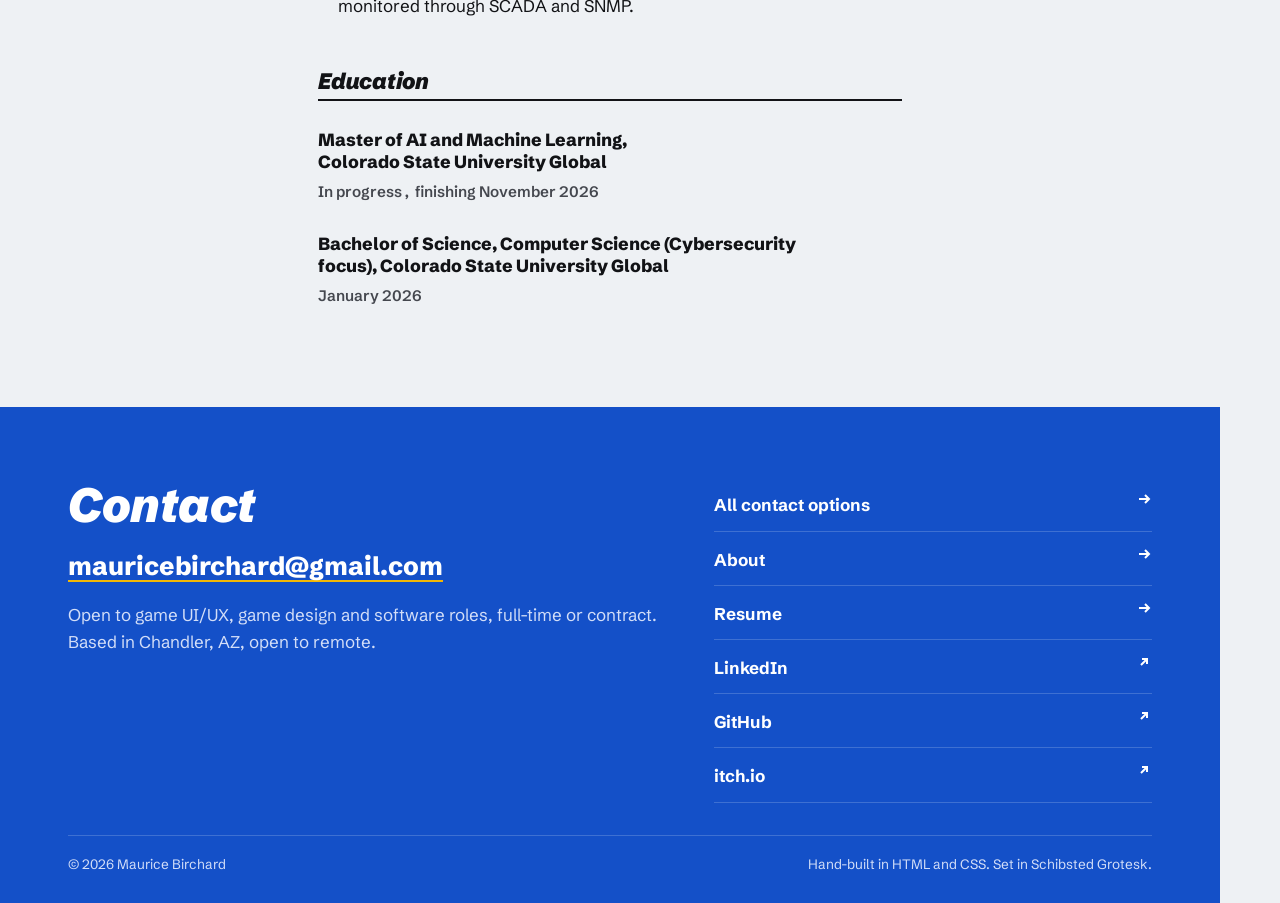
<file: resume.html>
<!doctype html>
<html lang="en">
<head>
<meta charset="utf-8">
<meta name="viewport" content="width=device-width, initial-scale=1">
<title>Resume | Maurice Birchard</title>
<meta name="description" content="Resume of Maurice Birchard: SCADA, controls and HMI engineering, intelligence analysis, and game UI/UX.">
<meta property="og:title" content="Resume | Maurice Birchard">
<meta property="og:description" content="Resume of Maurice Birchard: SCADA, controls and HMI engineering, intelligence analysis, and game UI/UX.">
<meta name="theme-color" content="#1450C8">
<link rel="icon" href="assets/img/favicon.svg" type="image/svg+xml">
<link rel="preload" href="assets/fonts/schibsted-grotesk-normal-400-900-latin.woff2" as="font" type="font/woff2" crossorigin>
<link rel="preload" href="assets/fonts/schibsted-grotesk-italic-800-900-latin.woff2" as="font" type="font/woff2" crossorigin>
<link rel="stylesheet" href="assets/css/style.css">
</head>
<body class="ch-back">
<a class="skip-link" href="#main">Skip to content</a>
<nav class="tabs" aria-label="Chapters">
  <ol>
    <li class="ch-argos"><a href="work/argos.html"><span class="num">01</span><span class="visually-hidden">Chapter 01: </span><span class="name">Argos</span></a></li>
    <li class="ch-titan"><a href="work/project-titan.html"><span class="num">02</span><span class="visually-hidden">Chapter 02: </span><span class="name">Titan</span></a></li>
    <li class="ch-greywater"><a href="work/greywater.html"><span class="num">03</span><span class="visually-hidden">Chapter 03: </span><span class="name">Greywater</span></a></li>
    <li class="ch-midas"><a href="work/midas.html"><span class="num">04</span><span class="visually-hidden">Chapter 04: </span><span class="name">Midas</span></a></li>
    <li class="ch-dreamland"><a href="work/dreamland.html"><span class="num">05</span><span class="visually-hidden">Chapter 05: </span><span class="name">Dreamland</span></a></li>
    <li class="ch-explore"><a href="work/shopping-list.html"><span class="num">06</span><span class="visually-hidden">Chapter 06: </span><span class="name">Explorations</span></a></li>
    <li class="ch-concept"><a href="work/dreamland-concept.html"><span class="num">07</span><span class="visually-hidden">Chapter 07: </span><span class="name">Concept</span></a></li>
    <li class="ch-back tab-contact"><a href="contact.html"><span class="num icon"><svg viewBox="0 0 24 24" aria-hidden="true" fill="none" stroke="currentColor" stroke-width="2.4"><rect x="3" y="5" width="18" height="14"/><path d="m3 6 9 7 9-7"/></svg></span><span class="name">Contact</span></a></li>
  </ol>
</nav>
<header class="runhead">
  <div class="wrap">
    <a class="wordmark" href="index.html"><b>Maurice Birchard</b><span>Game UI / UX</span></a>
    <div class="runhead-end"><nav class="backlinks" aria-label="Back matter"><a href="about.html">About</a><a href="resume.html">Resume</a><a class="ext" href="https://moninja.itch.io/" rel="noopener">itch.io<svg viewBox="0 0 16 16" aria-hidden="true" fill="none" stroke="currentColor" stroke-width="2"><path d="M5 11 11 5M6 5h5v5"/></svg></a></nav><span class="folio">Back matter &middot; page 34</span></div>
  </div>
</header>
<main id="main">
<section class="opener">
  <div class="wrap solo">
    
    <div>
      <h1 class="display">Resume</h1>
      <p class="lede">The full resume, readable here. Download the PDF for your files.</p>
      <div class="btn-row"><a class="btn" href="assets/Maurice-Birchard-Resume.pdf" download="Maurice-Birchard-Resume.pdf">Download PDF</a><a class="btn btn-quiet" href="assets/Maurice-Birchard-Resume.pdf" target="_blank" rel="noopener">Open PDF in a new tab <svg viewBox="0 0 16 16" aria-hidden="true" fill="none" stroke="currentColor" stroke-width="2"><path d="M5 11 11 5M6 5h5v5"/></svg></a></div>
    </div>
  </div>
</section>
<section class="section">
  <div class="wrap prose resume">
    <h2>Career objective</h2>
    <p>Game UI/UX designer who designs menus and HUDs in Figma and builds them in engine: Unity uGUI, Godot and TypeScript. Brings 14 years of work on mechanical, electrical and computer systems, including SCADA/HMI screens operators rely on under pressure. Finishing a Master's in AI and Machine Learning in November 2026.</p>
    <h2>Skills</h2>
    <ul class="skills">
      <li>Game UI/UX: menus, HUDs, dialogue</li><li>Figma: wireframes, components, prototypes</li><li>Unity uGUI and TextMeshPro</li><li>Godot</li><li>TypeScript</li><li>C#</li><li>Python</li><li>FMOD</li><li>SCADA/HMI</li><li>Robotics and automation</li><li>Industrial cybersecurity</li><li>Communication protocols</li><li>Data analysis</li><li>Electrical systems</li><li>Project management</li><li>Reporting and briefing</li>
    </ul>
    <h2>Experience</h2>
    <div class="job"><h3>SCADA Engineer, QE Solar, Scottsdale</h3><span class="when">April 2026 &ndash; current</span><ul>
      <li>Building a custom SCADA platform with Ignition and Chariot MQTT services to monitor and track multiple sites, with a dashboard operators can easily track and update.</li>
      <li>Program manager of SCADA operations: reported gap analysis and used Jira and Confluence for ticketing, reporting and agile development.</li>
      <li>Used C#, Java and Python to build the back-end dev environment for SCADA development; managed and instructed other users on the systems.</li></ul></div>
    <div class="job"><h3>Control Systems SME, Microsoft, Phoenix</h3><span class="when">July 2025 &ndash; current</span><ul>
      <li>Controls SME ensuring secure and reliable operation of OT/ICS systems, including BMS/BAS, EPMS, SCADA, PLCs, HVAC controls and electrical monitoring.</li>
      <li>Troubleshoot complex automation, controls and network issues supporting datacenter uptime and security baselines.</li>
      <li>Collaborate with OT Security, Networking and CE leadership to harden controls networks and align with Zero Trust OT principles.</li>
      <li>Conduct RCAs and implement design improvements that improve resiliency and reduce recurrence.</li>
      <li>Support incident response for control-related alarms, communication failures and cybersecurity issues.</li></ul></div>
    <div class="job"><h3>Intelligence Analyst, United States Army</h3><span class="when">November 2023 &ndash; April 2026</span><ul>
      <li>Conducted complex intelligence analysis to identify patterns, anomalies and emerging threats across large, multi-source datasets, supporting risk-informed decision-making.</li>
      <li>Performed detailed investigative assessments and root cause analysis to evaluate adversary behaviour, vulnerabilities and systemic risk factors.</li>
      <li>Synthesized ambiguous and incomplete information into clear, actionable intelligence products for senior leadership and cross-functional stakeholders.</li>
      <li>Applied structured analytic techniques to assess likelihood, impact and mitigation options for operational and strategic risks.</li>
      <li>Collaborated with multidisciplinary teams to develop mitigation strategies, improve controls and reduce recurrence of identified risks.</li>
      <li>Produced concise written reports and briefings translating technical findings into business-relevant insights under time-sensitive conditions.</li></ul></div>
    <div class="job"><h3>Control Systems Specialist, HelloFresh AZ01, Phoenix</h3><span class="when">October 2024 &ndash; July 2025</span><ul>
      <li>Configured and tested PLCs to control automation and robotics systems.</li>
      <li>Analyzed network traffic with Wireshark to identify latency issues, improving connectivity and reducing downtime to under 1 percent.</li>
      <li>Performed preventative maintenance and led root cause analyses; assisted with system and network integration.</li></ul></div>
    <div class="job"><h3>Control Systems Specialist, Amazon GYR3, Phoenix</h3><span class="when">January 2024 &ndash; October 2024</span><ul>
      <li>Programmed servomotors and variable frequency drives; performed advanced electrical troubleshooting.</li>
      <li>Used structured text and ladder logic to optimize product flow, increasing throughput and reducing invalid transport.</li>
      <li>Maintained Profibus and Profinet communication protocols controlling facility inputs.</li></ul></div>
    <div class="job"><h3>Maintenance and Robotics Engineer II, Amazon GYR3, Phoenix</h3><span class="when">June 2023 &ndash; January 2024</span><ul>
      <li>Diagnosed and troubleshot robotic, electrical and mechanical systems through remote software platforms.</li>
      <li>Programmed and troubleshot programmable logic controllers across thousands of assets.</li>
      <li>Performed cloud network analysis and maintained server systems monitored through SCADA and SNMP.</li></ul></div>
    <h2>Education</h2>
    <div class="job"><h3>Master of AI and Machine Learning, Colorado State University Global</h3><span class="when">In progress, finishing November 2026</span></div>
    <div class="job"><h3>Bachelor of Science, Computer Science (Cybersecurity focus), Colorado State University Global</h3><span class="when">January 2026</span></div>
  </div>
</section>
</main>
<footer class="backcover">
  <div class="wrap">
    <div>
      <h2>Contact</h2>
      <a class="mail" href="mailto:mauricebirchard@gmail.com">mauricebirchard@gmail.com</a>
      <p>Open to game UI/UX, game design and software roles, full-time or contract. Based in Chandler, AZ, open to remote.</p>
    </div>
    <ul>
      <li><a href="contact.html">All contact options <svg viewBox="0 0 16 16" aria-hidden="true" fill="none" stroke="currentColor" stroke-width="2"><path d="M3 8h10M9 4l4 4-4 4"/></svg></a></li>
      <li><a href="about.html">About <svg viewBox="0 0 16 16" aria-hidden="true" fill="none" stroke="currentColor" stroke-width="2"><path d="M3 8h10M9 4l4 4-4 4"/></svg></a></li>
      <li><a href="resume.html">Resume <svg viewBox="0 0 16 16" aria-hidden="true" fill="none" stroke="currentColor" stroke-width="2"><path d="M3 8h10M9 4l4 4-4 4"/></svg></a></li>
      <li><a href="https://www.linkedin.com/in/mauricebirchard/" rel="noopener">LinkedIn <svg viewBox="0 0 16 16" aria-hidden="true" fill="none" stroke="currentColor" stroke-width="2"><path d="M5 11 11 5M6 5h5v5"/></svg></a></li>
      <li><a href="https://github.com/moninja92" rel="noopener">GitHub <svg viewBox="0 0 16 16" aria-hidden="true" fill="none" stroke="currentColor" stroke-width="2"><path d="M5 11 11 5M6 5h5v5"/></svg></a></li>
      <li><a href="https://moninja.itch.io/" rel="noopener">itch.io <svg viewBox="0 0 16 16" aria-hidden="true" fill="none" stroke="currentColor" stroke-width="2"><path d="M5 11 11 5M6 5h5v5"/></svg></a></li>
    </ul>
    <div class="colophon"><span>&copy; <span id="year">2026</span> Maurice Birchard</span><span>Hand-built in HTML and CSS. Set in Schibsted Grotesk.</span></div>
  </div>
</footer>
<script src="assets/js/main.js"></script>
</body>
</html>
</file>
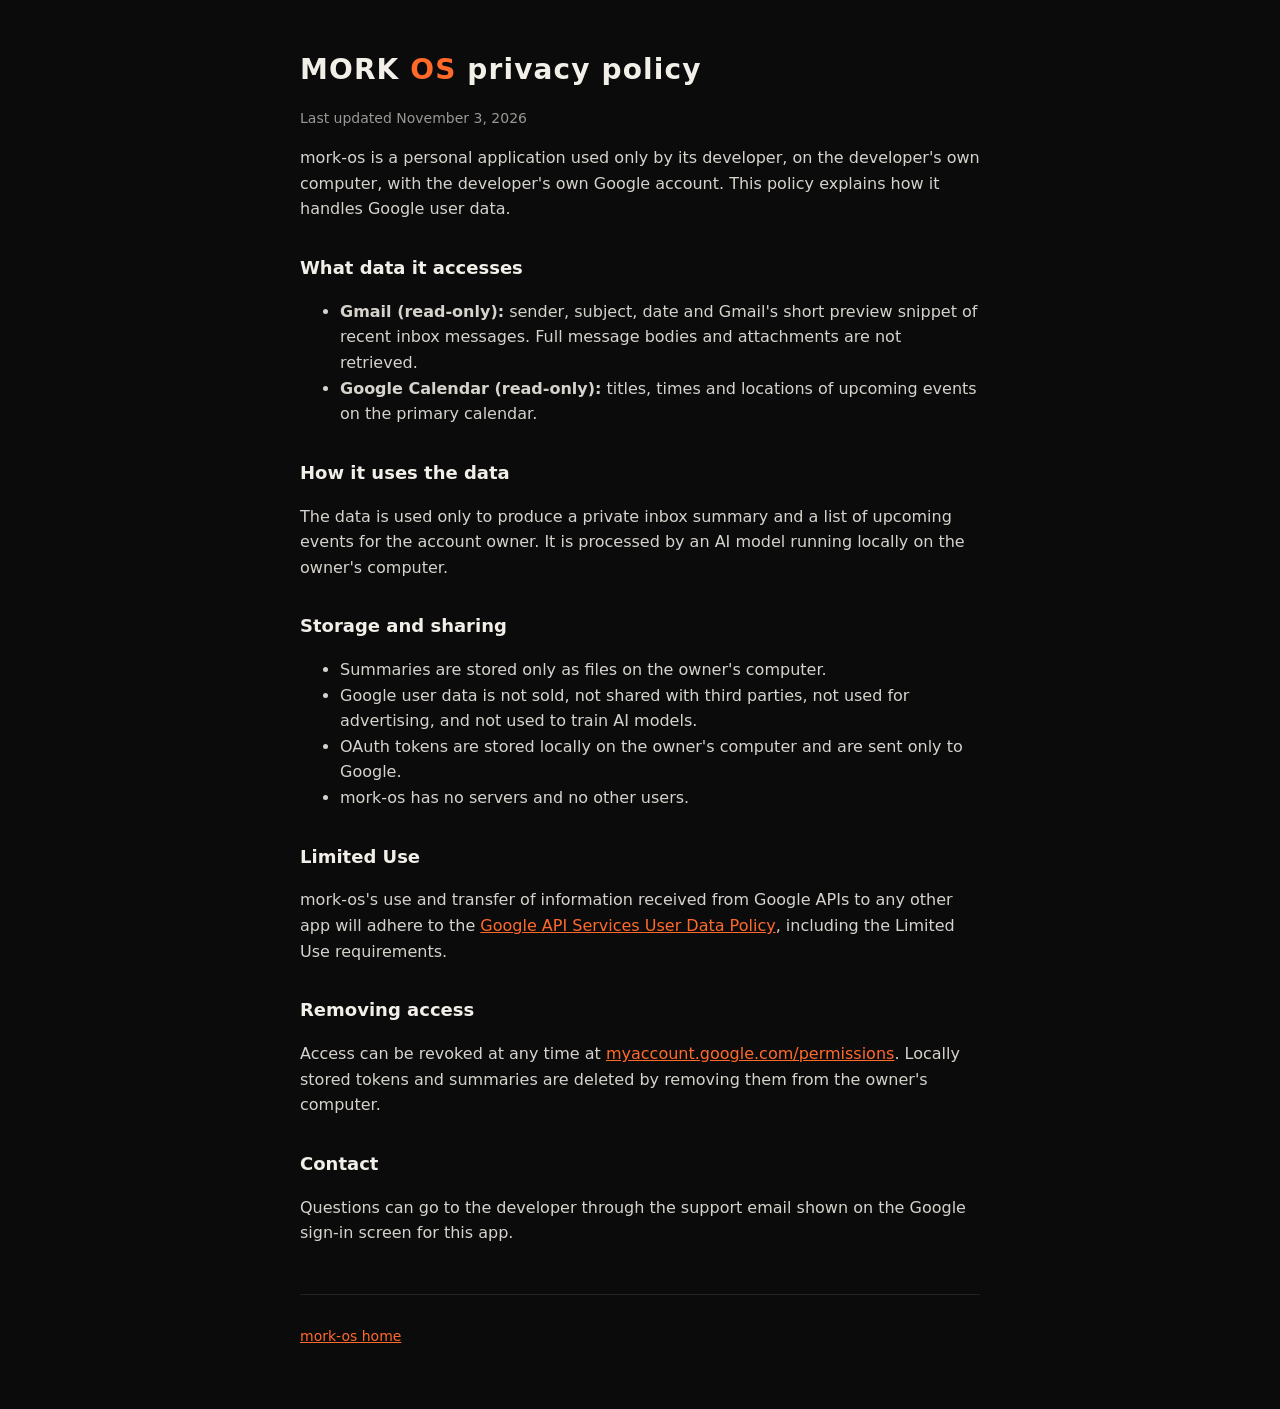
<file: mork-os/privacy.html>
<!doctype html>
<html lang="en">
<head>
<meta charset="utf-8">
<meta name="viewport" content="width=device-width, initial-scale=1">
<title>mork-os privacy policy</title>
<style>:root{--bg:#0b0b0c;--text:#f2efe9;--muted:#9a9893;--accent:#ff6a2b;--line:#232327}*{box-sizing:border-box}body{margin:0;background:var(--bg);color:var(--text);font:16px/1.6 system-ui,-apple-system,"Segoe UI",Roboto,sans-serif;padding:48px 16px}main{max-width:680px;margin:0 auto}h1{font-size:28px;letter-spacing:.04em;margin:0 0 4px}h1 b{color:var(--accent)}h2{font-size:18px;margin:32px 0 8px}p,li{color:#d6d3cc}.muted{color:var(--muted);font-size:14px}a{color:var(--accent)}footer{margin-top:48px;padding-top:16px;border-top:1px solid var(--line)}</style>
</head>
<body>
<main>
  <h1>MORK <b>OS</b> privacy policy</h1>
  <p class="muted">Last updated November 3, 2026</p>

  <p>mork-os is a personal application used only by its developer, on the developer's own computer, with the developer's own Google account. This policy explains how it handles Google user data.</p>

  <h2>What data it accesses</h2>
  <ul>
    <li><strong>Gmail (read-only):</strong> sender, subject, date and Gmail's short preview snippet of recent inbox messages. Full message bodies and attachments are not retrieved.</li>
    <li><strong>Google Calendar (read-only):</strong> titles, times and locations of upcoming events on the primary calendar.</li>
  </ul>

  <h2>How it uses the data</h2>
  <p>The data is used only to produce a private inbox summary and a list of upcoming events for the account owner. It is processed by an AI model running locally on the owner's computer.</p>

  <h2>Storage and sharing</h2>
  <ul>
    <li>Summaries are stored only as files on the owner's computer.</li>
    <li>Google user data is not sold, not shared with third parties, not used for advertising, and not used to train AI models.</li>
    <li>OAuth tokens are stored locally on the owner's computer and are sent only to Google.</li>
    <li>mork-os has no servers and no other users.</li>
  </ul>

  <h2>Limited Use</h2>
  <p>mork-os's use and transfer of information received from Google APIs to any other app will adhere to the <a href="https://developers.google.com/terms/api-services-user-data-policy">Google API Services User Data Policy</a>, including the Limited Use requirements.</p>

  <h2>Removing access</h2>
  <p>Access can be revoked at any time at <a href="https://myaccount.google.com/permissions">myaccount.google.com/permissions</a>. Locally stored tokens and summaries are deleted by removing them from the owner's computer.</p>

  <h2>Contact</h2>
  <p>Questions can go to the developer through the support email shown on the Google sign-in screen for this app.</p>

  <footer>
    <p class="muted"><a href="./">mork-os home</a></p>
  </footer>
</main>
</body>
</html>
</file>
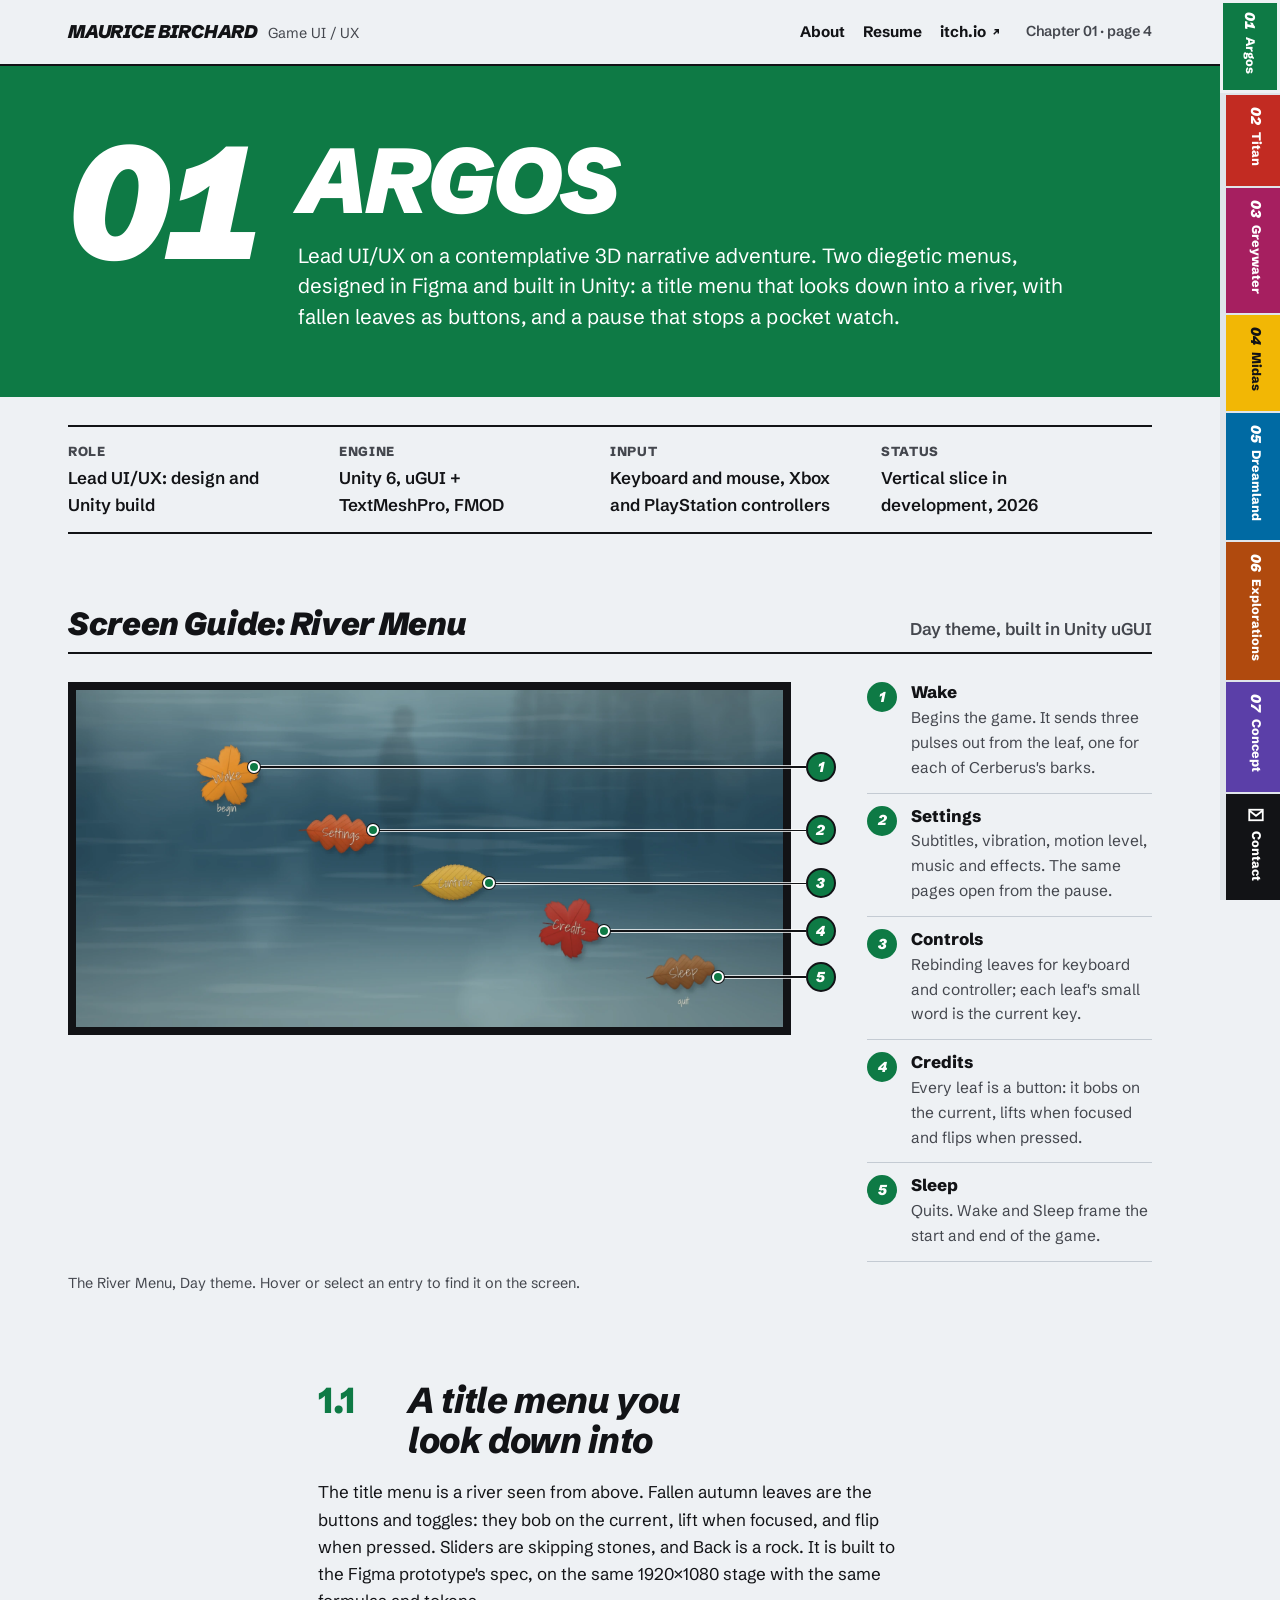
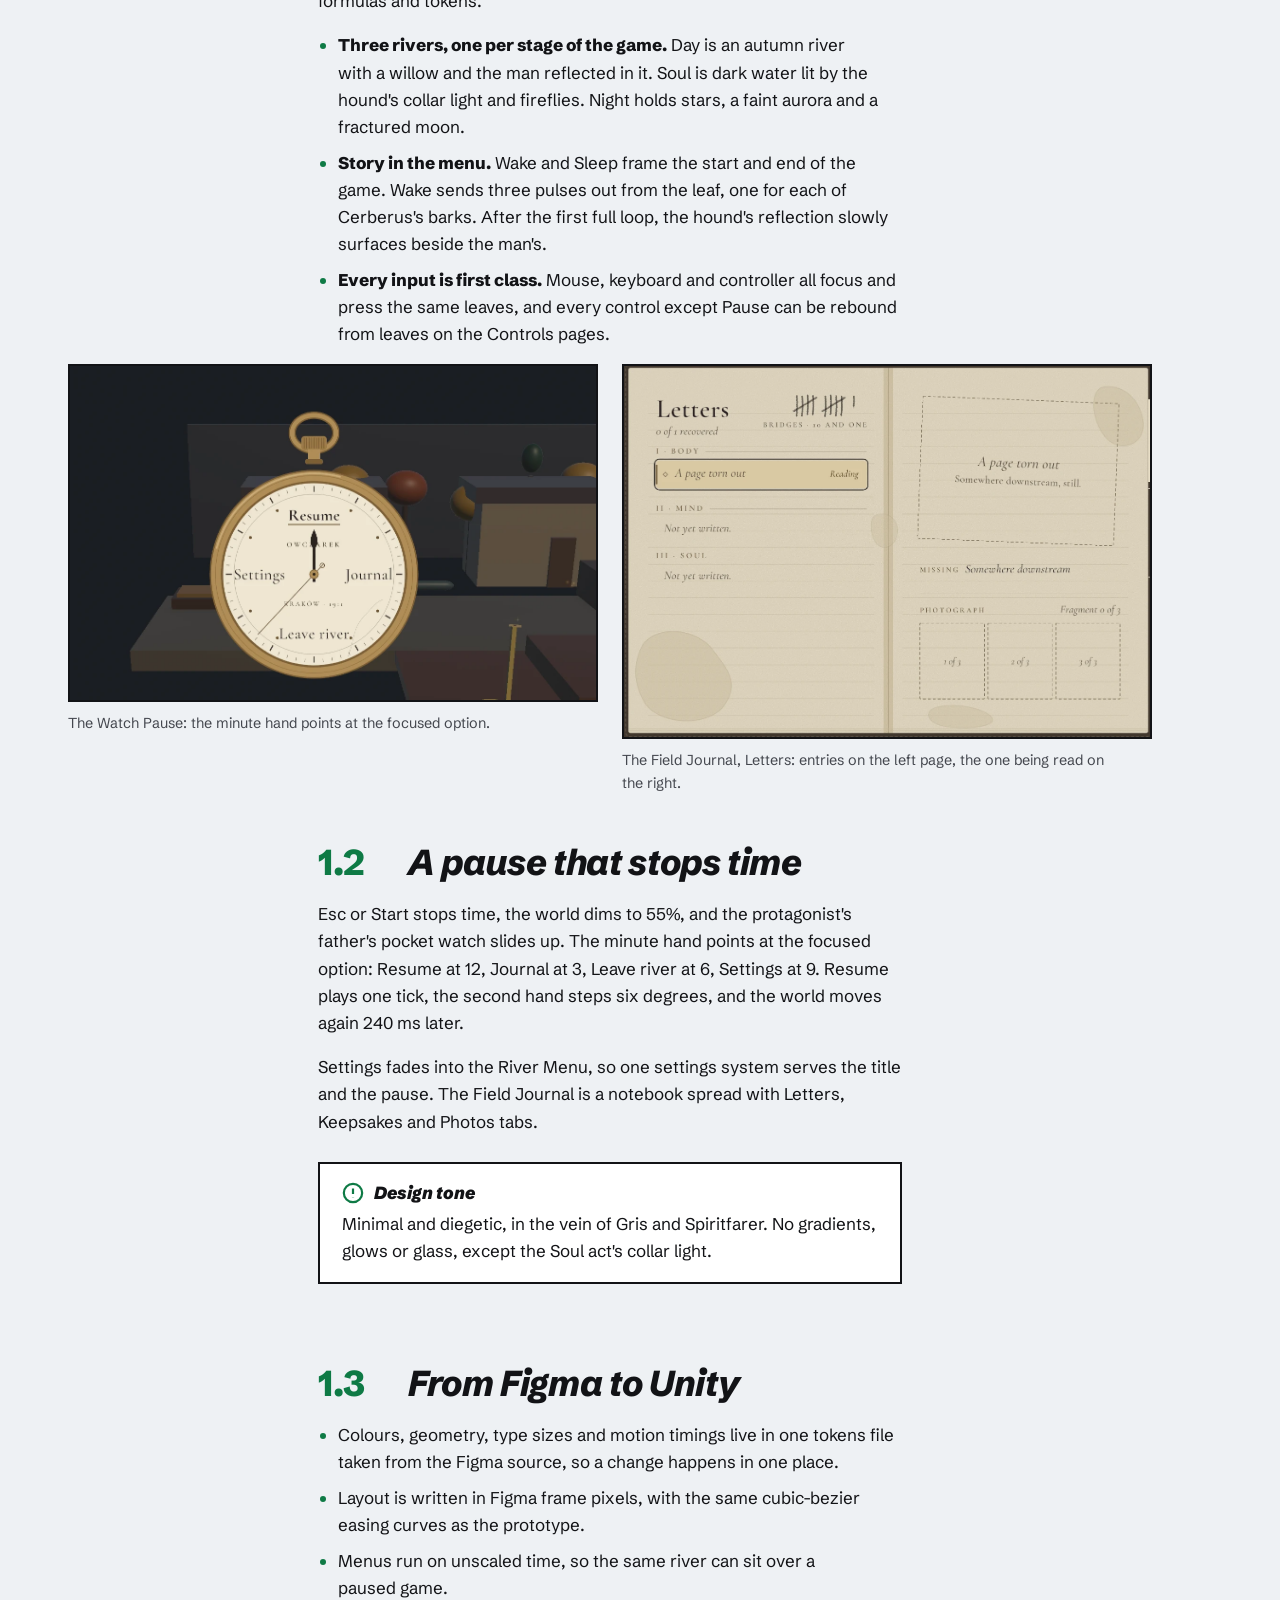
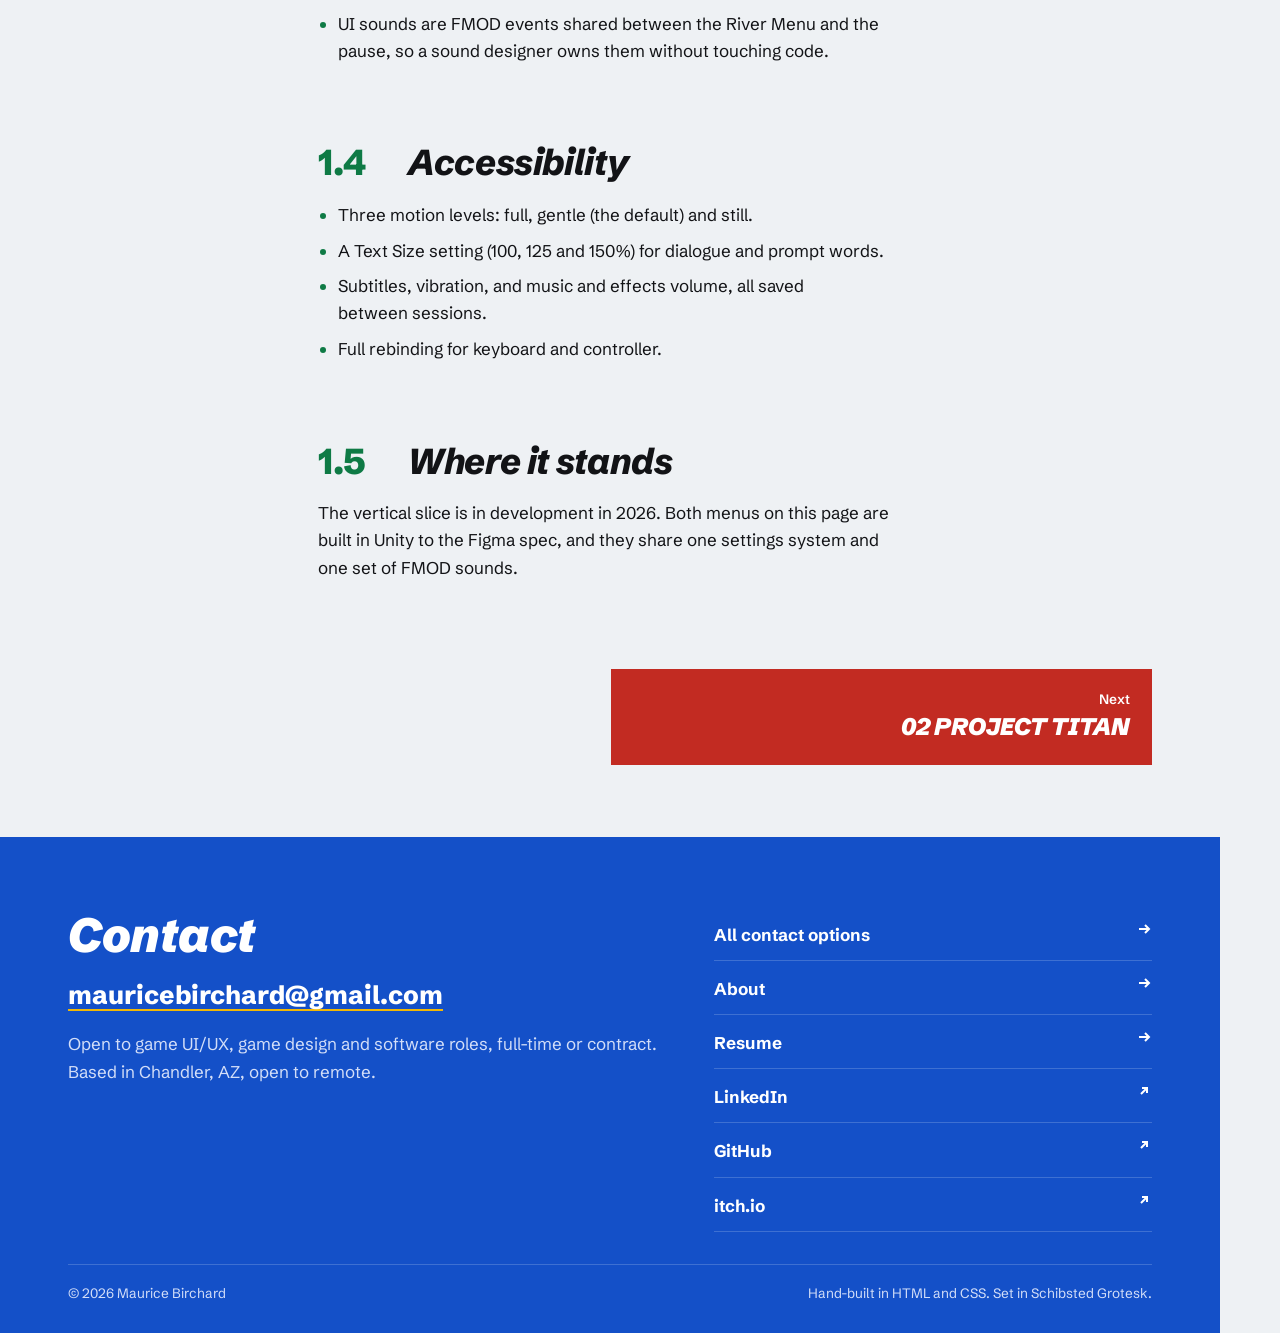
<file: work/argos.html>
<!doctype html>
<html lang="en">
<head>
<meta charset="utf-8">
<meta name="viewport" content="width=device-width, initial-scale=1">
<title>Argos | Maurice Birchard</title>
<meta name="description" content="Diegetic menus for a narrative Unity adventure: a river title menu with leaves as buttons, and a stopped-watch pause with a field journal.">
<meta property="og:title" content="Argos | Maurice Birchard">
<meta property="og:description" content="Diegetic menus for a narrative Unity adventure: a river title menu with leaves as buttons, and a stopped-watch pause with a field journal.">
<meta name="theme-color" content="#1450C8">
<link rel="icon" href="../assets/img/favicon.svg" type="image/svg+xml">
<link rel="preload" href="../assets/fonts/schibsted-grotesk-normal-400-900-latin.woff2" as="font" type="font/woff2" crossorigin>
<link rel="preload" href="../assets/fonts/schibsted-grotesk-italic-800-900-latin.woff2" as="font" type="font/woff2" crossorigin>
<link rel="stylesheet" href="../assets/css/style.css">
</head>
<body class="ch-argos">
<a class="skip-link" href="#main">Skip to content</a>
<nav class="tabs" aria-label="Chapters">
  <ol>
    <li class="ch-argos"><a href="../work/argos.html" aria-current="page"><span class="num">01</span><span class="visually-hidden">Chapter 01: </span><span class="name">Argos</span></a></li>
    <li class="ch-titan"><a href="../work/project-titan.html"><span class="num">02</span><span class="visually-hidden">Chapter 02: </span><span class="name">Titan</span></a></li>
    <li class="ch-greywater"><a href="../work/greywater.html"><span class="num">03</span><span class="visually-hidden">Chapter 03: </span><span class="name">Greywater</span></a></li>
    <li class="ch-midas"><a href="../work/midas.html"><span class="num">04</span><span class="visually-hidden">Chapter 04: </span><span class="name">Midas</span></a></li>
    <li class="ch-dreamland"><a href="../work/dreamland.html"><span class="num">05</span><span class="visually-hidden">Chapter 05: </span><span class="name">Dreamland</span></a></li>
    <li class="ch-explore"><a href="../work/shopping-list.html"><span class="num">06</span><span class="visually-hidden">Chapter 06: </span><span class="name">Explorations</span></a></li>
    <li class="ch-concept"><a href="../work/dreamland-concept.html"><span class="num">07</span><span class="visually-hidden">Chapter 07: </span><span class="name">Concept</span></a></li>
    <li class="ch-back tab-contact"><a href="../contact.html"><span class="num icon"><svg viewBox="0 0 24 24" aria-hidden="true" fill="none" stroke="currentColor" stroke-width="2.4"><rect x="3" y="5" width="18" height="14"/><path d="m3 6 9 7 9-7"/></svg></span><span class="name">Contact</span></a></li>
  </ol>
</nav>
<header class="runhead">
  <div class="wrap">
    <a class="wordmark" href="../index.html"><b>Maurice Birchard</b><span>Game UI / UX</span></a>
    <div class="runhead-end"><nav class="backlinks" aria-label="Back matter"><a href="../about.html">About</a><a href="../resume.html">Resume</a><a class="ext" href="https://moninja.itch.io/" rel="noopener">itch.io<svg viewBox="0 0 16 16" aria-hidden="true" fill="none" stroke="currentColor" stroke-width="2"><path d="M5 11 11 5M6 5h5v5"/></svg></a></nav><span class="folio">Chapter 01 &middot; page 4</span></div>
  </div>
</header>
<main id="main">
<section class="opener">
  <div class="wrap">
    <span class="chap" aria-hidden="true">01</span>
    <div>
      <h1 class="display"><span class="visually-hidden">Chapter 01: </span>Argos</h1>
      <p class="lede">Lead UI/UX on a contemplative 3D narrative adventure. Two diegetic menus, designed in Figma and built in Unity: a title menu that looks down into a river, with fallen leaves as buttons, and a pause that stops a pocket watch.</p>
    </div>
  </div>
</section>
<div class="wrap specs-wrap"><dl class="specs"><div><dt>Role</dt><dd>Lead UI/UX: design and Unity build</dd></div><div><dt>Engine</dt><dd>Unity 6, uGUI + TextMeshPro, FMOD</dd></div><div><dt>Input</dt><dd>Keyboard and mouse, Xbox and PlayStation controllers</dd></div><div><dt>Status</dt><dd>Vertical slice in development, 2026</dd></div></dl></div>
<section class="guide" aria-labelledby="guide-h">
  <div class="wrap">
    <div class="guide-title"><h2 id="guide-h">Screen Guide: River Menu</h2><p>Day theme, built in Unity uGUI</p></div>
    <div class="spread">
      <figure class="plate">
        <img src="../assets/img/argos/river-menu.webp" width="2000" height="953" alt="Argos River Menu: fallen autumn leaves floating on a blue-grey river as the buttons Wake, Settings, Controls, Credits and Sleep, with a man reflected in the water">
      <span class="lead-line" data-n="1" style="--x:25.8%;--y:24%"></span><span class="pin" data-n="1" style="--x:25.8%;--y:24%" aria-hidden="true">1</span><span class="co" data-n="1" style="--x:25.8%;--y:24%" aria-hidden="true">1</span>
      <span class="lead-line" data-n="2" style="--x:42.2%;--y:42%"></span><span class="pin" data-n="2" style="--x:42.2%;--y:42%" aria-hidden="true">2</span><span class="co" data-n="2" style="--x:42.2%;--y:42%" aria-hidden="true">2</span>
      <span class="lead-line" data-n="3" style="--x:58.3%;--y:57%"></span><span class="pin" data-n="3" style="--x:58.3%;--y:57%" aria-hidden="true">3</span><span class="co" data-n="3" style="--x:58.3%;--y:57%" aria-hidden="true">3</span>
      <span class="lead-line" data-n="4" style="--x:74.2%;--y:70.5%"></span><span class="pin" data-n="4" style="--x:74.2%;--y:70.5%" aria-hidden="true">4</span><span class="co" data-n="4" style="--x:74.2%;--y:70.5%" aria-hidden="true">4</span>
      <span class="lead-line" data-n="5" style="--x:90%;--y:83.5%"></span><span class="pin" data-n="5" style="--x:90%;--y:83.5%" aria-hidden="true">5</span><span class="co" data-n="5" style="--x:90%;--y:83.5%" aria-hidden="true">5</span>
      </figure>
      <ol class="legend" aria-label="Screen elements">
      <li data-n="1"><span class="co" aria-hidden="true">1</span><div><b><span class="visually-hidden">1. </span>Wake</b><p>Begins the game. It sends three pulses out from the leaf, one for each of Cerberus's barks.</p></div></li>
      <li data-n="2"><span class="co" aria-hidden="true">2</span><div><b><span class="visually-hidden">2. </span>Settings</b><p>Subtitles, vibration, motion level, music and effects. The same pages open from the pause.</p></div></li>
      <li data-n="3"><span class="co" aria-hidden="true">3</span><div><b><span class="visually-hidden">3. </span>Controls</b><p>Rebinding leaves for keyboard and controller; each leaf's small word is the current key.</p></div></li>
      <li data-n="4"><span class="co" aria-hidden="true">4</span><div><b><span class="visually-hidden">4. </span>Credits</b><p>Every leaf is a button: it bobs on the current, lifts when focused and flips when pressed.</p></div></li>
      <li data-n="5"><span class="co" aria-hidden="true">5</span><div><b><span class="visually-hidden">5. </span>Sleep</b><p>Quits. Wake and Sleep frame the start and end of the game.</p></div></li>
      </ol>
    </div>
    <p class="plate-cap">The River Menu, Day theme. <span class="how">Select an entry to find it on the screen.</span></p>
  </div>
</section>
<section class="section flush-top">
  <div class="wrap prose">
    <h2>A title menu you look down into</h2>
    <p>The title menu is a river seen from above. Fallen autumn leaves are the buttons and toggles: they bob on the current, lift when focused, and flip when pressed. Sliders are skipping stones, and Back is a rock. It is built to the Figma prototype's spec, on the same 1920&times;1080 stage with the same formulas and tokens.</p>
    <ul>
      <li><strong>Three rivers, one per stage of the game.</strong> Day is an autumn river with a willow and the man reflected in it. Soul is dark water lit by the hound's collar light and fireflies. Night holds stars, a faint aurora and a fractured moon.</li>
      <li><strong>Story in the menu.</strong> Wake and Sleep frame the start and end of the game. Wake sends three pulses out from the leaf, one for each of Cerberus's barks. After the first full loop, the hound's reflection slowly surfaces beside the man's.</li>
      <li><strong>Every input is first class.</strong> Mouse, keyboard and controller all focus and press the same leaves, and every control except Pause can be rebound from leaves on the Controls pages.</li>
    </ul>
  </div>
  <div class="wrap pair">
    <figure class="figure"><img src="../assets/img/argos/watch-pause.webp" width="1109" height="704" alt="Argos Watch Pause: a gold pocket watch over the dimmed village, its minute hand pointing at Resume, with Journal at 3, Leave river at 6 and Settings at 9" loading="lazy"><figcaption>The Watch Pause: the minute hand points at the focused option.</figcaption></figure>
    <figure class="figure"><img src="../assets/img/argos/journal.webp" width="1235" height="869" alt="Argos Field Journal, Letters page: entries grouped by act on the left page, the letter being read on the right, with three empty photograph fragment slots" loading="lazy"><figcaption>The Field Journal, Letters: entries on the left page, the one being read on the right.</figcaption></figure>
  </div>
  <div class="wrap prose">
    <h2>A pause that stops time</h2>
    <p>Esc or Start stops time, the world dims to 55%, and the protagonist's father's pocket watch slides up. The minute hand points at the focused option: Resume at 12, Journal at 3, Leave river at 6, Settings at 9. Resume plays one tick, the second hand steps six degrees, and the world moves again 240&nbsp;ms later.</p>
    <p>Settings fades into the River Menu, so one settings system serves the title and the pause. The Field Journal is a notebook spread with Letters, Keepsakes and Photos tabs.</p>
    <div class="note"><h3><svg viewBox="0 0 24 24" aria-hidden="true" fill="none" stroke="currentColor" stroke-width="2.4"><circle cx="12" cy="12" r="10"/><path d="M12 7v6M12 16.5v.5"/></svg>Design tone</h3><p>Minimal and diegetic, in the vein of Gris and Spiritfarer. No gradients, glows or glass, except the Soul act's collar light.</p></div>
    <h2>From Figma to Unity</h2>
    <ul>
      <li>Colours, geometry, type sizes and motion timings live in one tokens file taken from the Figma source, so a change happens in one place.</li>
      <li>Layout is written in Figma frame pixels, with the same cubic-bezier easing curves as the prototype.</li>
      <li>Menus run on unscaled time, so the same river can sit over a paused game.</li>
      <li>UI sounds are FMOD events shared between the River Menu and the pause, so a sound designer owns them without touching code.</li>
    </ul>
    <h2>Accessibility</h2>
    <ul>
      <li>Three motion levels: full, gentle (the default) and still.</li>
      <li>A Text Size setting (100, 125 and 150%) for dialogue and prompt words.</li>
      <li>Subtitles, vibration, and music and effects volume, all saved between sessions.</li>
      <li>Full rebinding for keyboard and controller.</li>
    </ul>
    <h2>Where it stands</h2>
    <p>The vertical slice is in development in 2026. Both menus on this page are built in Unity to the Figma spec, and they share one settings system and one set of FMOD sounds.</p>
  </div>
  <div class="wrap"><nav class="turn" aria-label="Turn the page"><span></span><a class="next ch-titan" href="../work/project-titan.html"><small>Next</small><b>02 Project Titan</b></a></nav></div>
</section>
</main>
<footer class="backcover">
  <div class="wrap">
    <div>
      <h2>Contact</h2>
      <a class="mail" href="mailto:mauricebirchard@gmail.com">mauricebirchard@gmail.com</a>
      <p>Open to game UI/UX, game design and software roles, full-time or contract. Based in Chandler, AZ, open to remote.</p>
    </div>
    <ul>
      <li><a href="../contact.html">All contact options <svg viewBox="0 0 16 16" aria-hidden="true" fill="none" stroke="currentColor" stroke-width="2"><path d="M3 8h10M9 4l4 4-4 4"/></svg></a></li>
      <li><a href="../about.html">About <svg viewBox="0 0 16 16" aria-hidden="true" fill="none" stroke="currentColor" stroke-width="2"><path d="M3 8h10M9 4l4 4-4 4"/></svg></a></li>
      <li><a href="../resume.html">Resume <svg viewBox="0 0 16 16" aria-hidden="true" fill="none" stroke="currentColor" stroke-width="2"><path d="M3 8h10M9 4l4 4-4 4"/></svg></a></li>
      <li><a href="https://www.linkedin.com/in/mauricebirchard/" rel="noopener">LinkedIn <svg viewBox="0 0 16 16" aria-hidden="true" fill="none" stroke="currentColor" stroke-width="2"><path d="M5 11 11 5M6 5h5v5"/></svg></a></li>
      <li><a href="https://github.com/moninja92" rel="noopener">GitHub <svg viewBox="0 0 16 16" aria-hidden="true" fill="none" stroke="currentColor" stroke-width="2"><path d="M5 11 11 5M6 5h5v5"/></svg></a></li>
      <li><a href="https://moninja.itch.io/" rel="noopener">itch.io <svg viewBox="0 0 16 16" aria-hidden="true" fill="none" stroke="currentColor" stroke-width="2"><path d="M5 11 11 5M6 5h5v5"/></svg></a></li>
    </ul>
    <div class="colophon"><span>&copy; <span id="year">2026</span> Maurice Birchard</span><span>Hand-built in HTML and CSS. Set in Schibsted Grotesk.</span></div>
  </div>
</footer>
<script src="../assets/js/main.js"></script>
</body>
</html>
</file>
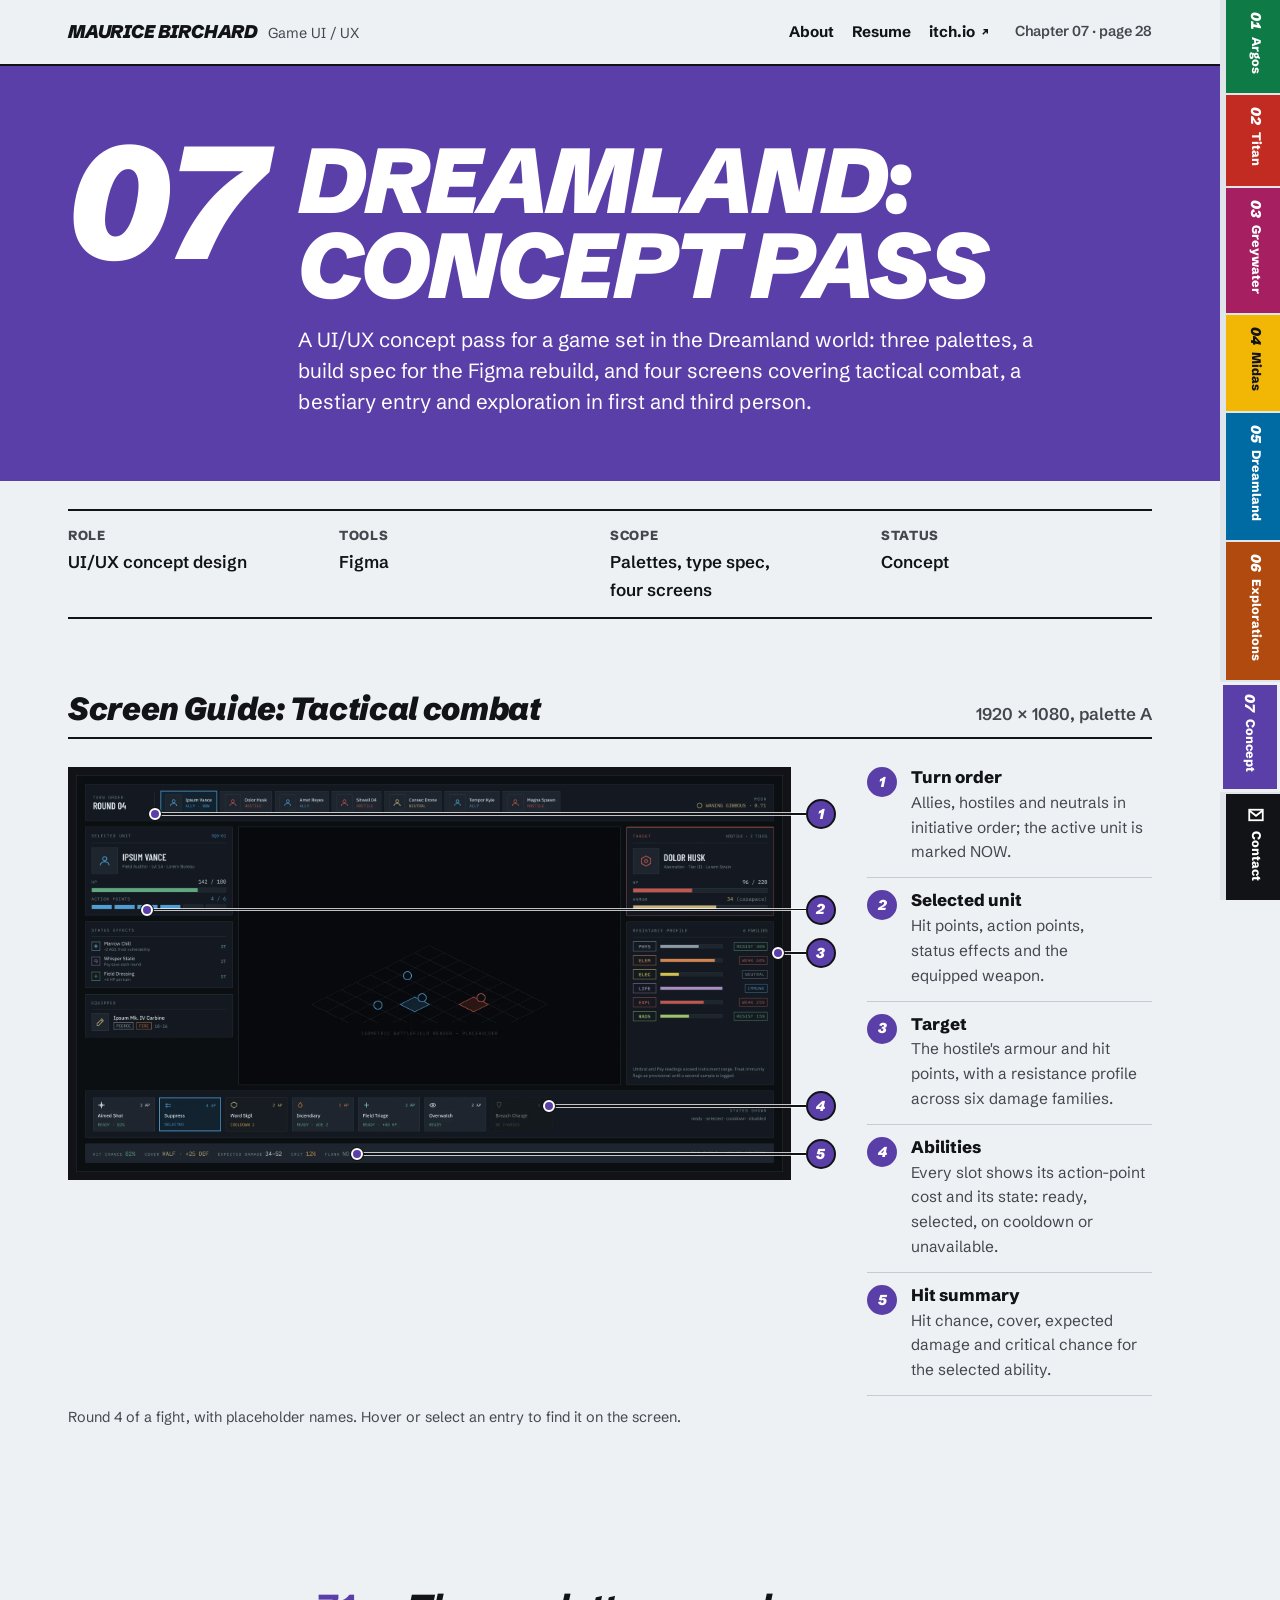
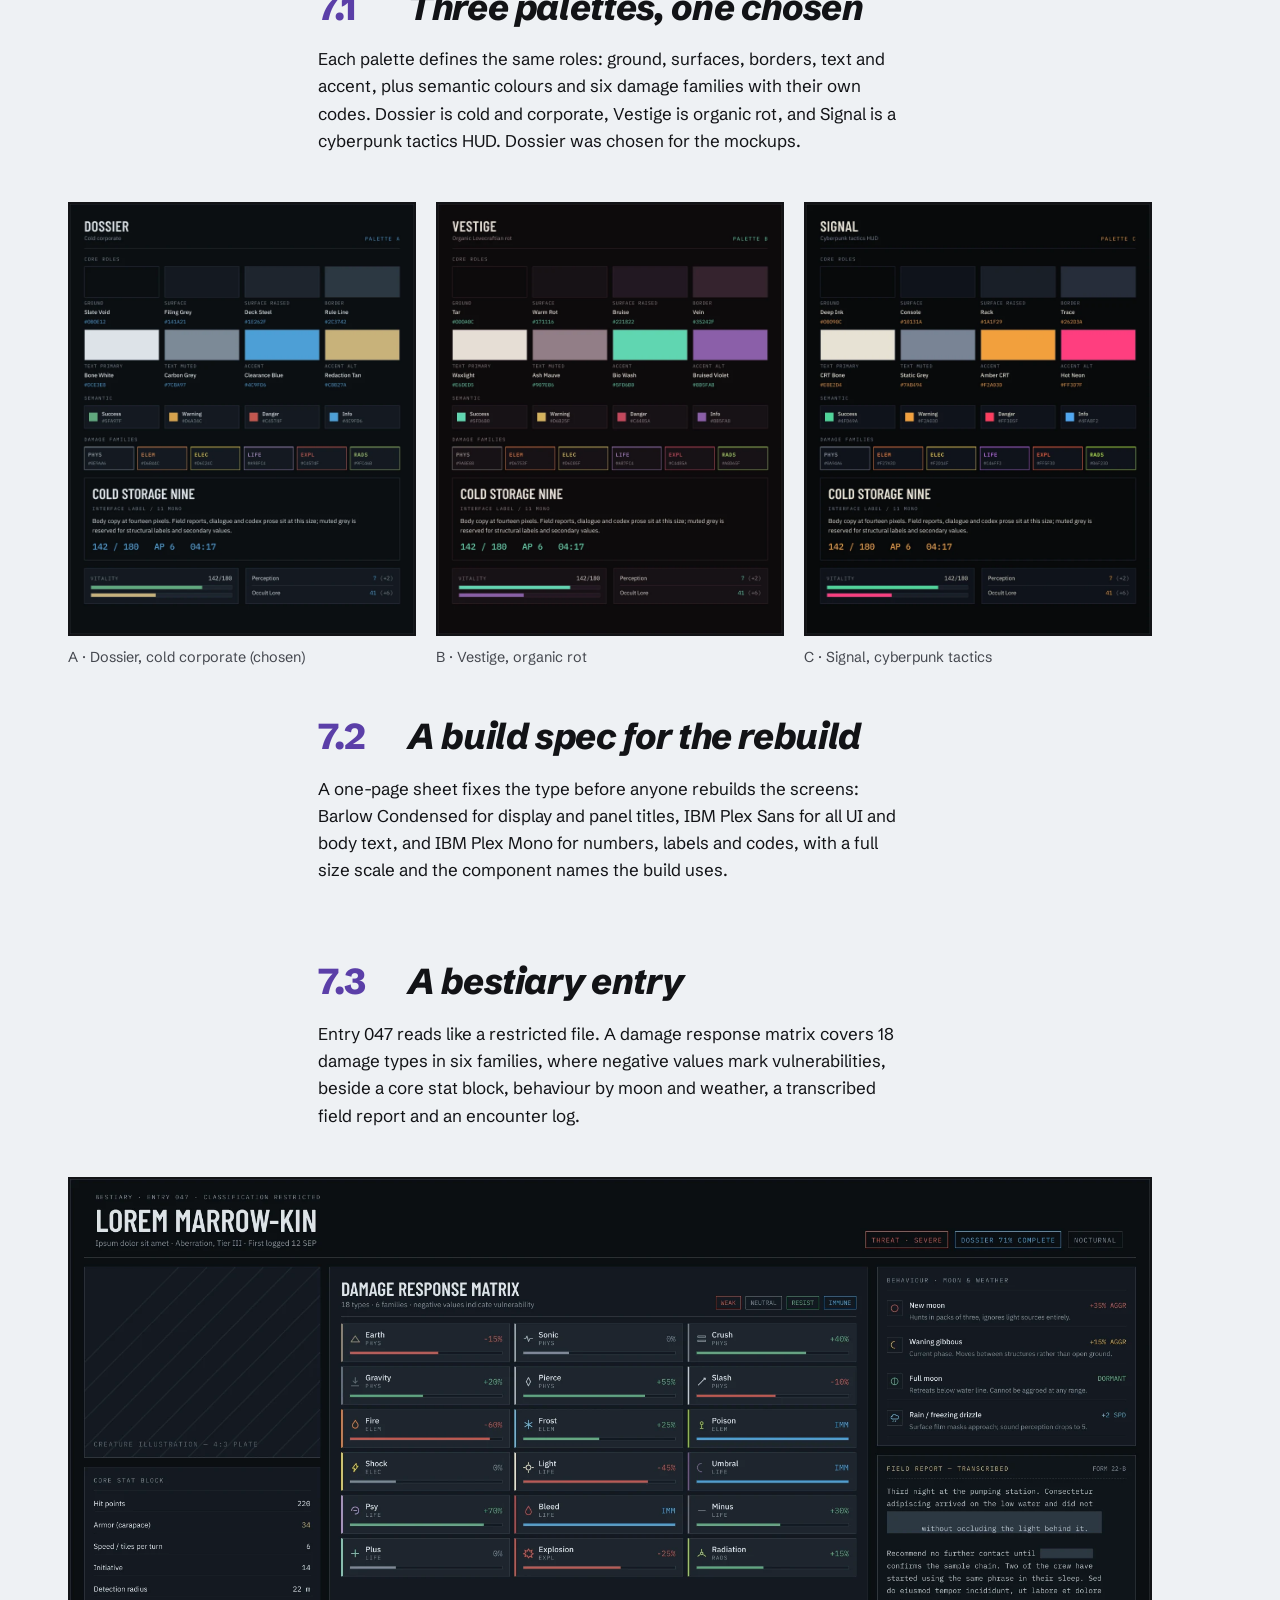
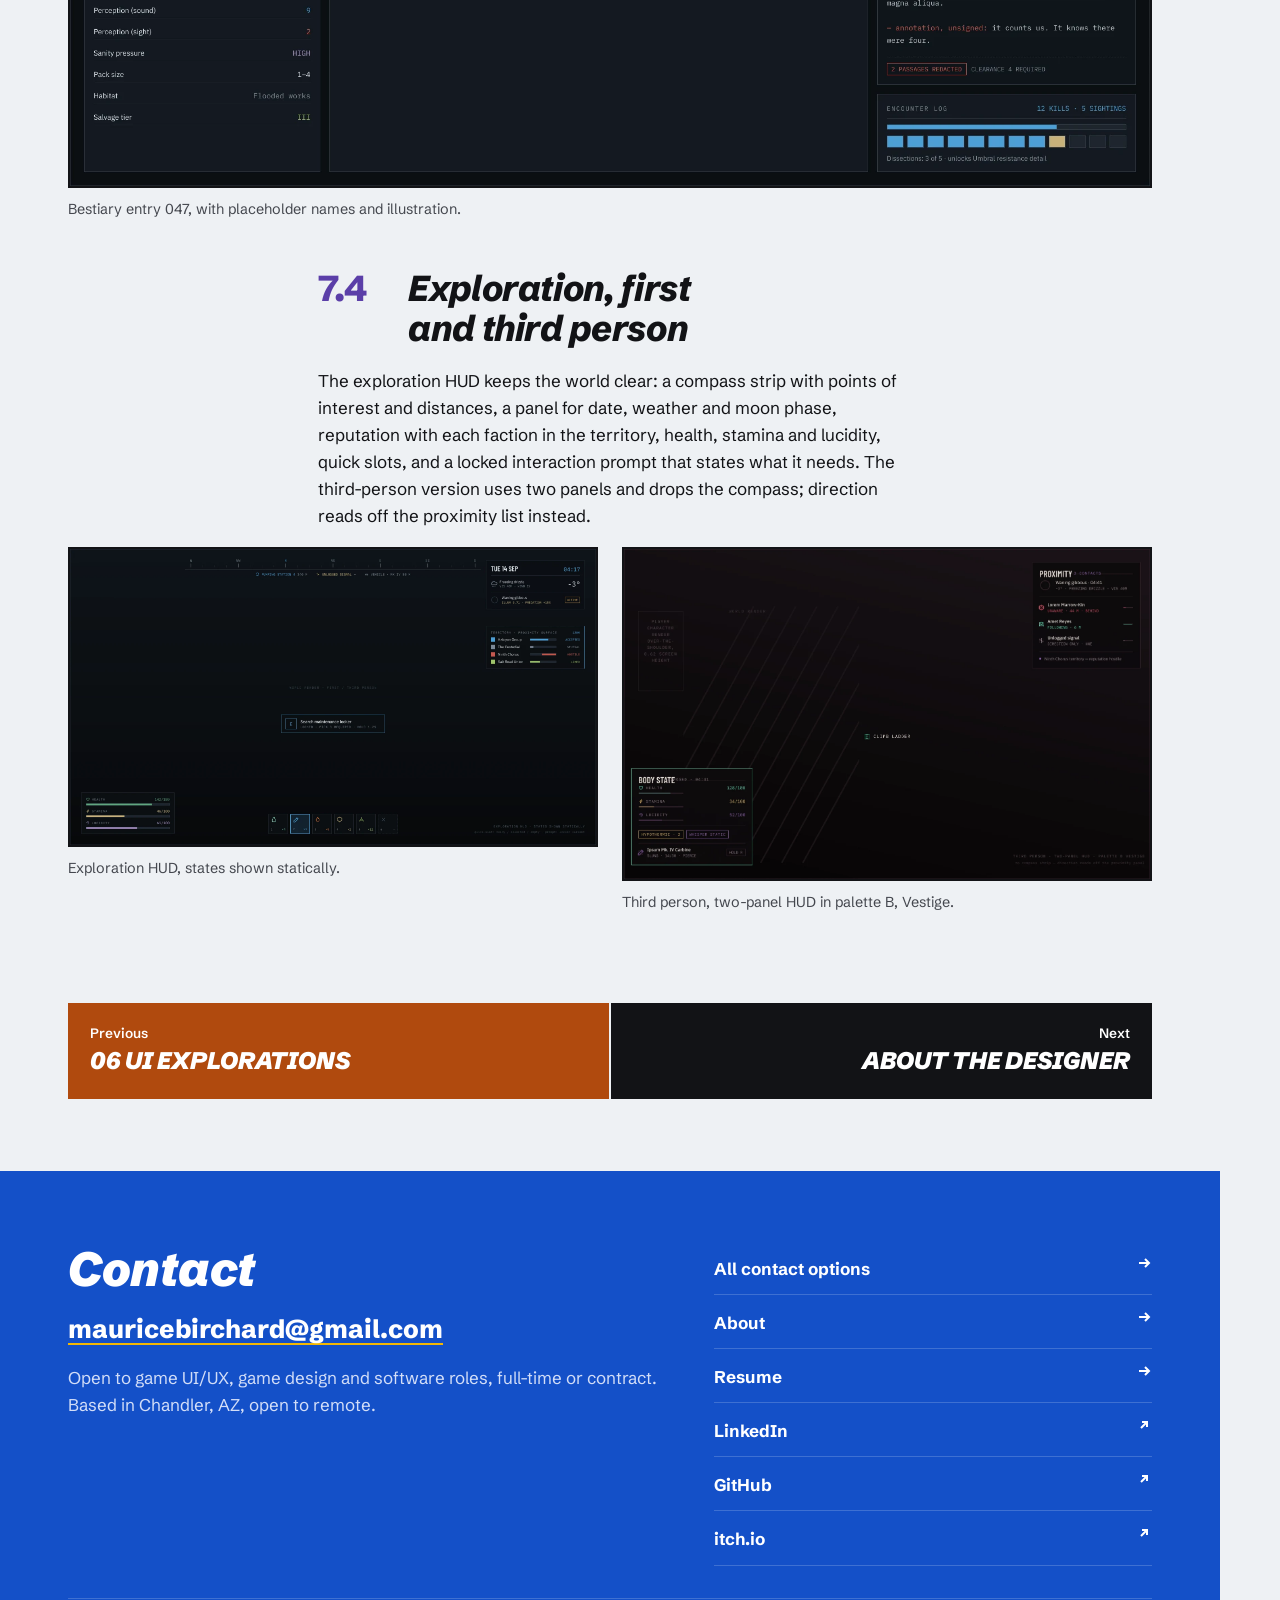
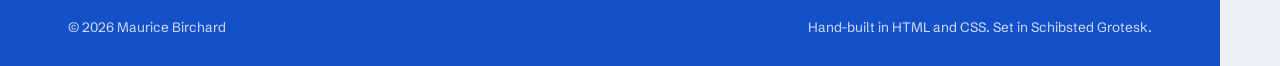
<file: work/dreamland-concept.html>
<!doctype html>
<html lang="en">
<head>
<meta charset="utf-8">
<meta name="viewport" content="width=device-width, initial-scale=1">
<title>Dreamland: Concept Pass | Maurice Birchard</title>
<meta name="description" content="A game UI concept pass for the Dreamland world: palettes, a type spec, tactical combat, a bestiary entry and exploration HUDs.">
<meta property="og:title" content="Dreamland: Concept Pass | Maurice Birchard">
<meta property="og:description" content="A game UI concept pass for the Dreamland world: palettes, a type spec, tactical combat, a bestiary entry and exploration HUDs.">
<meta name="theme-color" content="#1450C8">
<link rel="icon" href="../assets/img/favicon.svg" type="image/svg+xml">
<link rel="preload" href="../assets/fonts/schibsted-grotesk-normal-400-900-latin.woff2" as="font" type="font/woff2" crossorigin>
<link rel="preload" href="../assets/fonts/schibsted-grotesk-italic-800-900-latin.woff2" as="font" type="font/woff2" crossorigin>
<link rel="stylesheet" href="../assets/css/style.css">
</head>
<body class="ch-concept">
<a class="skip-link" href="#main">Skip to content</a>
<nav class="tabs" aria-label="Chapters">
  <ol>
    <li class="ch-argos"><a href="../work/argos.html"><span class="num">01</span><span class="visually-hidden">Chapter 01: </span><span class="name">Argos</span></a></li>
    <li class="ch-titan"><a href="../work/project-titan.html"><span class="num">02</span><span class="visually-hidden">Chapter 02: </span><span class="name">Titan</span></a></li>
    <li class="ch-greywater"><a href="../work/greywater.html"><span class="num">03</span><span class="visually-hidden">Chapter 03: </span><span class="name">Greywater</span></a></li>
    <li class="ch-midas"><a href="../work/midas.html"><span class="num">04</span><span class="visually-hidden">Chapter 04: </span><span class="name">Midas</span></a></li>
    <li class="ch-dreamland"><a href="../work/dreamland.html"><span class="num">05</span><span class="visually-hidden">Chapter 05: </span><span class="name">Dreamland</span></a></li>
    <li class="ch-explore"><a href="../work/shopping-list.html"><span class="num">06</span><span class="visually-hidden">Chapter 06: </span><span class="name">Explorations</span></a></li>
    <li class="ch-concept"><a href="../work/dreamland-concept.html" aria-current="page"><span class="num">07</span><span class="visually-hidden">Chapter 07: </span><span class="name">Concept</span></a></li>
    <li class="ch-back tab-contact"><a href="../contact.html"><span class="num icon"><svg viewBox="0 0 24 24" aria-hidden="true" fill="none" stroke="currentColor" stroke-width="2.4"><rect x="3" y="5" width="18" height="14"/><path d="m3 6 9 7 9-7"/></svg></span><span class="name">Contact</span></a></li>
  </ol>
</nav>
<header class="runhead">
  <div class="wrap">
    <a class="wordmark" href="../index.html"><b>Maurice Birchard</b><span>Game UI / UX</span></a>
    <div class="runhead-end"><nav class="backlinks" aria-label="Back matter"><a href="../about.html">About</a><a href="../resume.html">Resume</a><a class="ext" href="https://moninja.itch.io/" rel="noopener">itch.io<svg viewBox="0 0 16 16" aria-hidden="true" fill="none" stroke="currentColor" stroke-width="2"><path d="M5 11 11 5M6 5h5v5"/></svg></a></nav><span class="folio">Chapter 07 &middot; page 28</span></div>
  </div>
</header>
<main id="main">
<section class="opener">
  <div class="wrap">
    <span class="chap" aria-hidden="true">07</span>
    <div>
      <h1 class="display"><span class="visually-hidden">Chapter 07: </span>Dreamland: Concept Pass</h1>
      <p class="lede">A UI/UX concept pass for a game set in the Dreamland world: three palettes, a build spec for the Figma rebuild, and four screens covering tactical combat, a bestiary entry and exploration in first and third person.</p>
    </div>
  </div>
</section>
<div class="wrap specs-wrap"><dl class="specs"><div><dt>Role</dt><dd>UI/UX concept design</dd></div><div><dt>Tools</dt><dd>Figma</dd></div><div><dt>Scope</dt><dd>Palettes, type spec, four screens</dd></div><div><dt>Status</dt><dd>Concept</dd></div></dl></div>
<section class="guide" aria-labelledby="guide-h">
  <div class="wrap">
    <div class="guide-title"><h2 id="guide-h">Screen Guide: Tactical combat</h2><p>1920 &times; 1080, palette A</p></div>
    <div class="spread">
      <figure class="plate">
        <img src="../assets/img/dreamland-game/combat-turn-order.webp" width="1920" height="1080" alt="Dreamland tactical combat screen: a turn order strip across the top, the selected unit's panel on the left, an isometric battlefield placeholder in the centre, the target's resistance profile on the right, and a row of abilities above a hit summary bar">
      <span class="lead-line" data-n="1" style="--x:12%;--y:11.4%"></span><span class="pin" data-n="1" style="--x:12%;--y:11.4%" aria-hidden="true">1</span><span class="co" data-n="1" style="--x:12%;--y:11.4%" aria-hidden="true">1</span>
      <span class="lead-line" data-n="2" style="--x:11%;--y:34.5%"></span><span class="pin" data-n="2" style="--x:11%;--y:34.5%" aria-hidden="true">2</span><span class="co" data-n="2" style="--x:11%;--y:34.5%" aria-hidden="true">2</span>
      <span class="lead-line" data-n="3" style="--x:98.2%;--y:45%"></span><span class="pin" data-n="3" style="--x:98.2%;--y:45%" aria-hidden="true">3</span><span class="co" data-n="3" style="--x:98.2%;--y:45%" aria-hidden="true">3</span>
      <span class="lead-line" data-n="4" style="--x:66.5%;--y:82%"></span><span class="pin" data-n="4" style="--x:66.5%;--y:82%" aria-hidden="true">4</span><span class="co" data-n="4" style="--x:66.5%;--y:82%" aria-hidden="true">4</span>
      <span class="lead-line" data-n="5" style="--x:40%;--y:93.6%"></span><span class="pin" data-n="5" style="--x:40%;--y:93.6%" aria-hidden="true">5</span><span class="co" data-n="5" style="--x:40%;--y:93.6%" aria-hidden="true">5</span>
      </figure>
      <ol class="legend" aria-label="Screen elements">
      <li data-n="1"><span class="co" aria-hidden="true">1</span><div><b><span class="visually-hidden">1. </span>Turn order</b><p>Allies, hostiles and neutrals in initiative order; the active unit is marked NOW.</p></div></li>
      <li data-n="2"><span class="co" aria-hidden="true">2</span><div><b><span class="visually-hidden">2. </span>Selected unit</b><p>Hit points, action points, status effects and the equipped weapon.</p></div></li>
      <li data-n="3"><span class="co" aria-hidden="true">3</span><div><b><span class="visually-hidden">3. </span>Target</b><p>The hostile's armour and hit points, with a resistance profile across six damage families.</p></div></li>
      <li data-n="4"><span class="co" aria-hidden="true">4</span><div><b><span class="visually-hidden">4. </span>Abilities</b><p>Every slot shows its action-point cost and its state: ready, selected, on cooldown or unavailable.</p></div></li>
      <li data-n="5"><span class="co" aria-hidden="true">5</span><div><b><span class="visually-hidden">5. </span>Hit summary</b><p>Hit chance, cover, expected damage and critical chance for the selected ability.</p></div></li>
      </ol>
    </div>
    <p class="plate-cap">Round 4 of a fight, with placeholder names. <span class="how">Select an entry to find it on the screen.</span></p>
  </div>
</section>
<section class="section">
  <div class="wrap prose">
    <h2>Three palettes, one chosen</h2>
    <p>Each palette defines the same roles: ground, surfaces, borders, text and accent, plus semantic colours and six damage families with their own codes. Dossier is cold and corporate, Vestige is organic rot, and Signal is a cyberpunk tactics HUD. Dossier was chosen for the mockups.</p>
  </div>
  <div class="wrap">
    <div class="trio-figs">
      <figure class="figure"><img src="../assets/img/dreamland-game/palette-dossier.webp" width="800" height="1000" alt="Palette A, Dossier: slate and filing-grey surfaces, bone-white text, a clearance-blue accent and redaction tan, with semantic and damage-family swatches and a sample stat panel" loading="lazy"><figcaption>A &middot; Dossier, cold corporate (chosen)</figcaption></figure>
      <figure class="figure"><img src="../assets/img/dreamland-game/palette-vestige.webp" width="800" height="1000" alt="Palette B, Vestige: warm near-black and bruise-purple surfaces with waxlight text and green and violet accents, with semantic and damage-family swatches and a sample stat panel" loading="lazy"><figcaption>B &middot; Vestige, organic rot</figcaption></figure>
      <figure class="figure"><img src="../assets/img/dreamland-game/palette-signal.webp" width="800" height="1000" alt="Palette C, Signal: deep ink surfaces with off-white text and amber and hot-pink accents, with semantic and damage-family swatches and a sample stat panel" loading="lazy"><figcaption>C &middot; Signal, cyberpunk tactics</figcaption></figure>
    </div>
  </div>
  <div class="wrap prose">
    <h2>A build spec for the rebuild</h2>
    <p>A one-page sheet fixes the type before anyone rebuilds the screens: Barlow Condensed for display and panel titles, IBM Plex Sans for all UI and body text, and IBM Plex Mono for numbers, labels and codes, with a full size scale and the component names the build uses.</p>

    <h2>A bestiary entry</h2>
    <p>Entry 047 reads like a restricted file. A damage response matrix covers 18 damage types in six families, where negative values mark vulnerabilities, beside a core stat block, behaviour by moon and weather, a transcribed field report and an encounter log.</p>
  </div>
  <div class="wrap">
    <figure class="figure"><img src="../assets/img/dreamland-game/bestiary-entry.webp" width="1920" height="1080" alt="Bestiary entry 047, Lorem Marrow-Kin: a creature illustration placeholder and core stat block on the left, an 18-cell damage response matrix in the centre, and behaviour, field report and encounter log panels on the right" loading="lazy"><figcaption>Bestiary entry 047, with placeholder names and illustration.</figcaption></figure>
  </div>
  <div class="wrap prose">
    <h2>Exploration, first and third person</h2>
    <p>The exploration HUD keeps the world clear: a compass strip with points of interest and distances, a panel for date, weather and moon phase, reputation with each faction in the territory, health, stamina and lucidity, quick slots, and a locked interaction prompt that states what it needs. The third-person version uses two panels and drops the compass; direction reads off the proximity list instead.</p>
  </div>
  <div class="wrap pair">
    <figure class="figure"><img src="../assets/img/dreamland-game/exploration-hud.webp" width="1920" height="1080" alt="Exploration HUD: a compass strip along the top, date, weather and moon panel and territory reputation list on the right, health, stamina and lucidity bars bottom left, quick slots bottom centre, and a locked prompt to search a maintenance locker" loading="lazy"><figcaption>Exploration HUD, states shown statically.</figcaption></figure>
    <figure class="figure"><img src="../assets/img/dreamland-game/third-person-hud.webp" width="1555" height="978" alt="Third-person HUD in palette B: a body state panel bottom left with health, stamina, lucidity and conditions, and a proximity panel top right listing contacts with distance and awareness" loading="lazy"><figcaption>Third person, two-panel HUD in palette B, Vestige.</figcaption></figure>
  </div>
  <div class="wrap"><nav class="turn" aria-label="Turn the page"><a class="prev ch-explore" href="../work/shopping-list.html"><small>Previous</small><b>06 UI Explorations</b></a><a class="next ch-back" href="../about.html"><small>Next</small><b>About the designer</b></a></nav></div>
</section>
</main>
<footer class="backcover">
  <div class="wrap">
    <div>
      <h2>Contact</h2>
      <a class="mail" href="mailto:mauricebirchard@gmail.com">mauricebirchard@gmail.com</a>
      <p>Open to game UI/UX, game design and software roles, full-time or contract. Based in Chandler, AZ, open to remote.</p>
    </div>
    <ul>
      <li><a href="../contact.html">All contact options <svg viewBox="0 0 16 16" aria-hidden="true" fill="none" stroke="currentColor" stroke-width="2"><path d="M3 8h10M9 4l4 4-4 4"/></svg></a></li>
      <li><a href="../about.html">About <svg viewBox="0 0 16 16" aria-hidden="true" fill="none" stroke="currentColor" stroke-width="2"><path d="M3 8h10M9 4l4 4-4 4"/></svg></a></li>
      <li><a href="../resume.html">Resume <svg viewBox="0 0 16 16" aria-hidden="true" fill="none" stroke="currentColor" stroke-width="2"><path d="M3 8h10M9 4l4 4-4 4"/></svg></a></li>
      <li><a href="https://www.linkedin.com/in/mauricebirchard/" rel="noopener">LinkedIn <svg viewBox="0 0 16 16" aria-hidden="true" fill="none" stroke="currentColor" stroke-width="2"><path d="M5 11 11 5M6 5h5v5"/></svg></a></li>
      <li><a href="https://github.com/moninja92" rel="noopener">GitHub <svg viewBox="0 0 16 16" aria-hidden="true" fill="none" stroke="currentColor" stroke-width="2"><path d="M5 11 11 5M6 5h5v5"/></svg></a></li>
      <li><a href="https://moninja.itch.io/" rel="noopener">itch.io <svg viewBox="0 0 16 16" aria-hidden="true" fill="none" stroke="currentColor" stroke-width="2"><path d="M5 11 11 5M6 5h5v5"/></svg></a></li>
    </ul>
    <div class="colophon"><span>&copy; <span id="year">2026</span> Maurice Birchard</span><span>Hand-built in HTML and CSS. Set in Schibsted Grotesk.</span></div>
  </div>
</footer>
<script src="../assets/js/main.js"></script>
</body>
</html>
</file>
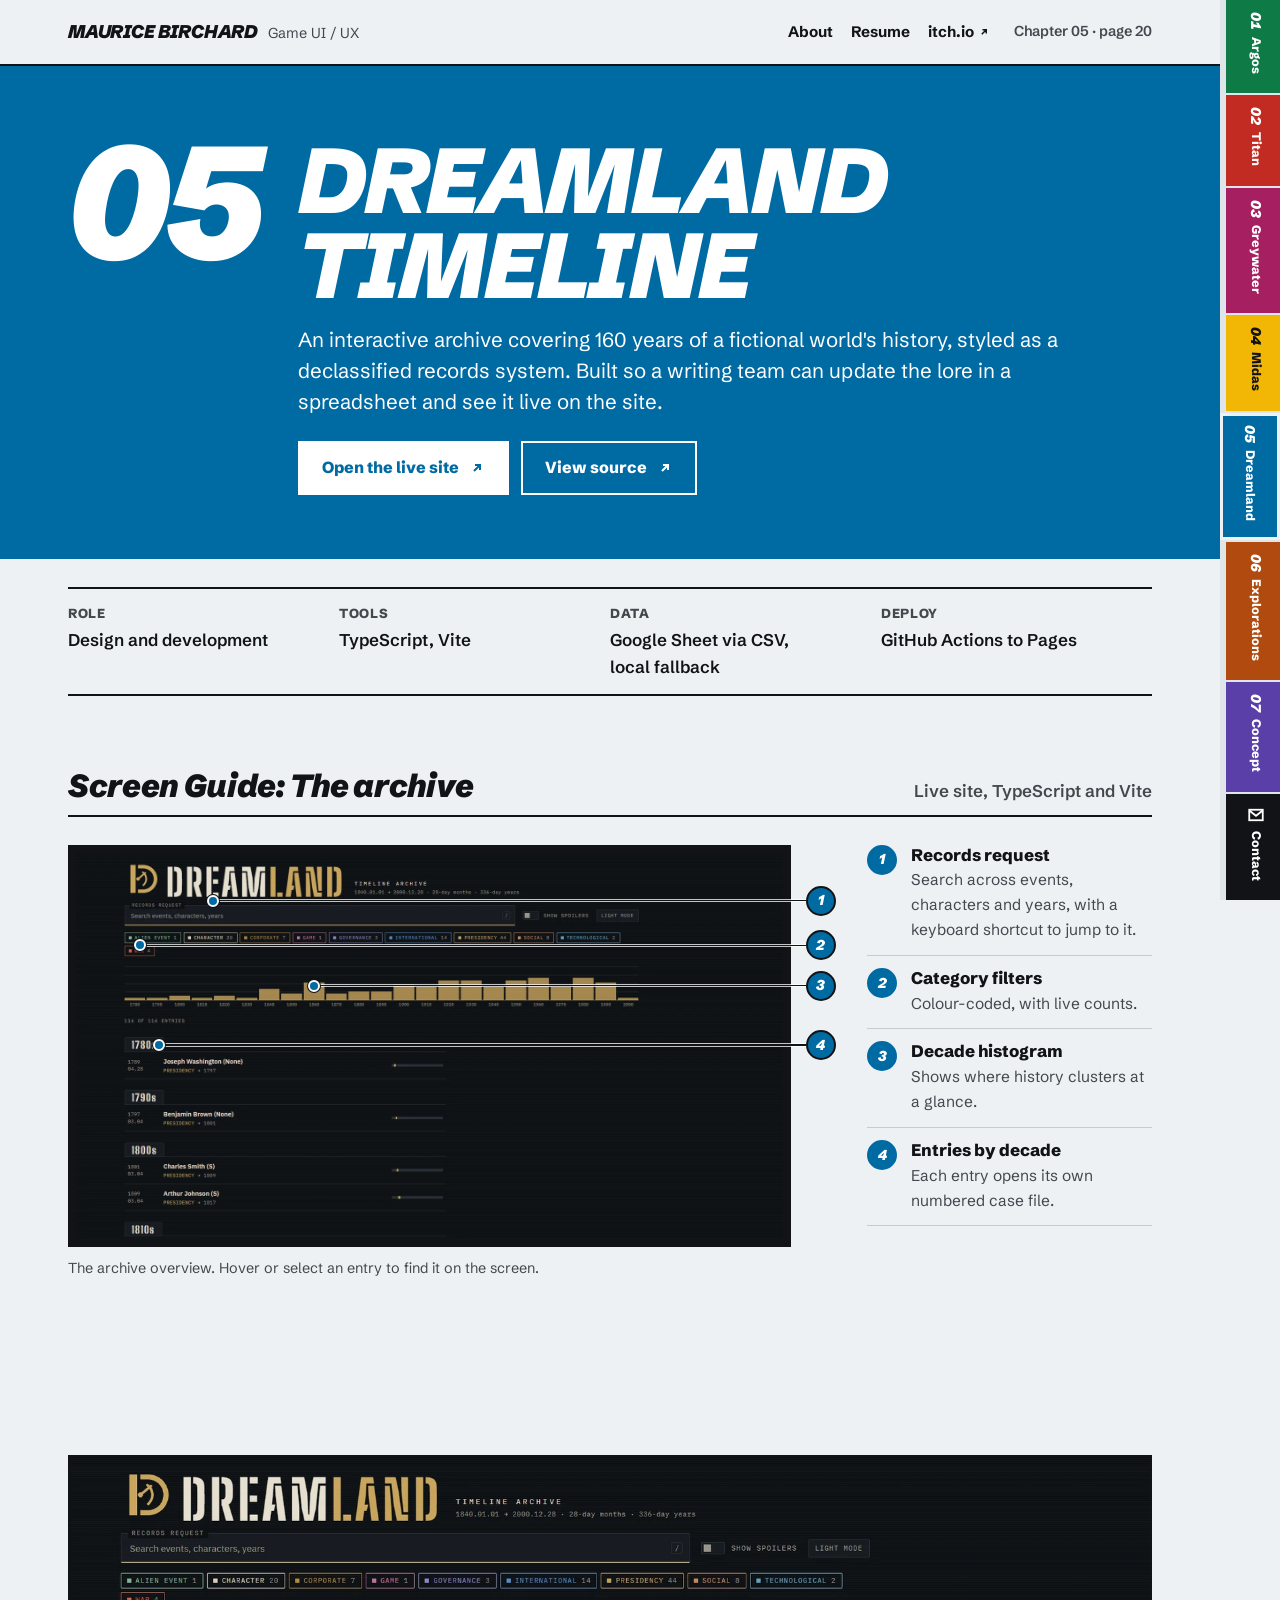
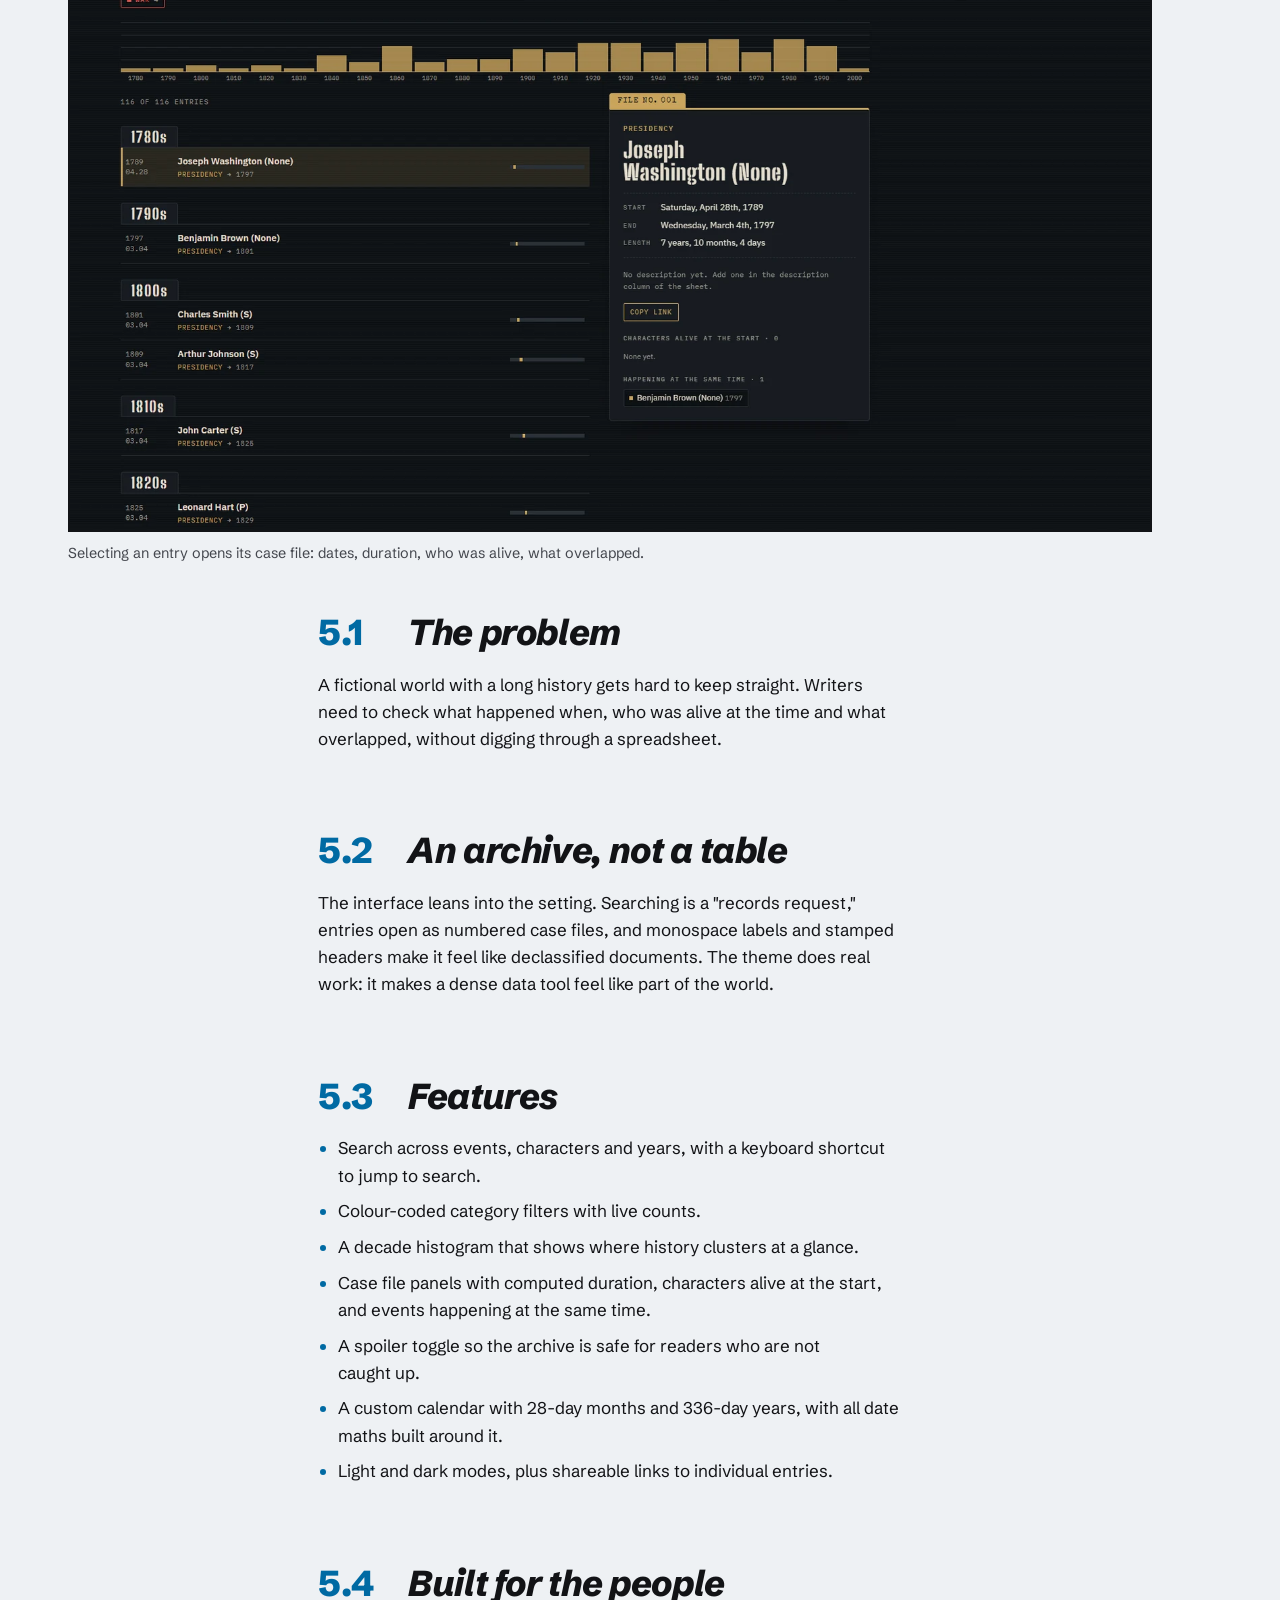
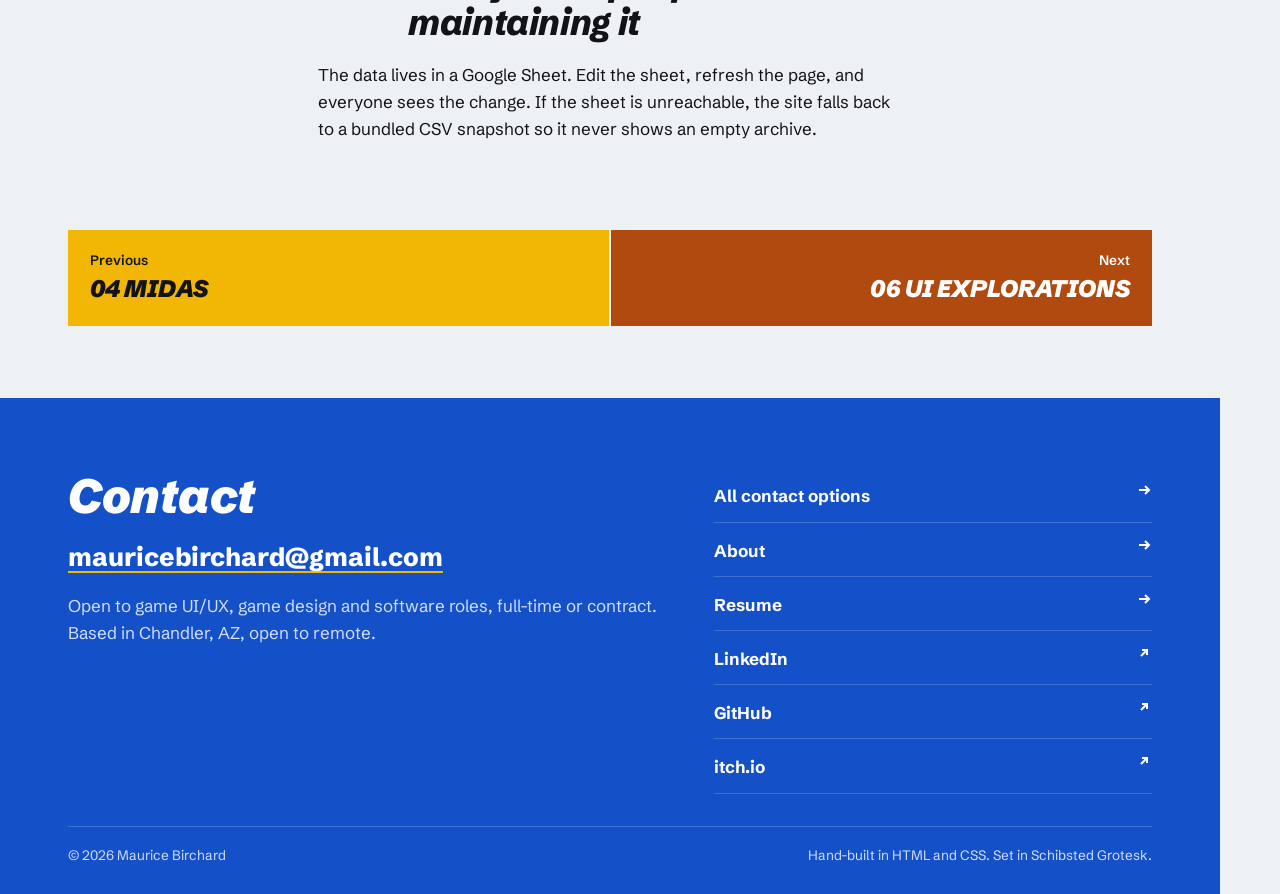
<file: work/dreamland.html>
<!doctype html>
<html lang="en">
<head>
<meta charset="utf-8">
<meta name="viewport" content="width=device-width, initial-scale=1">
<title>Dreamland Timeline | Maurice Birchard</title>
<meta name="description" content="A searchable, declassified-archive timeline for a fictional world, built in TypeScript and fed live from a spreadsheet.">
<meta property="og:title" content="Dreamland Timeline | Maurice Birchard">
<meta property="og:description" content="A searchable, declassified-archive timeline for a fictional world, built in TypeScript and fed live from a spreadsheet.">
<meta name="theme-color" content="#1450C8">
<link rel="icon" href="../assets/img/favicon.svg" type="image/svg+xml">
<link rel="preload" href="../assets/fonts/schibsted-grotesk-normal-400-900-latin.woff2" as="font" type="font/woff2" crossorigin>
<link rel="preload" href="../assets/fonts/schibsted-grotesk-italic-800-900-latin.woff2" as="font" type="font/woff2" crossorigin>
<link rel="stylesheet" href="../assets/css/style.css">
</head>
<body class="ch-dreamland">
<a class="skip-link" href="#main">Skip to content</a>
<nav class="tabs" aria-label="Chapters">
  <ol>
    <li class="ch-argos"><a href="../work/argos.html"><span class="num">01</span><span class="visually-hidden">Chapter 01: </span><span class="name">Argos</span></a></li>
    <li class="ch-titan"><a href="../work/project-titan.html"><span class="num">02</span><span class="visually-hidden">Chapter 02: </span><span class="name">Titan</span></a></li>
    <li class="ch-greywater"><a href="../work/greywater.html"><span class="num">03</span><span class="visually-hidden">Chapter 03: </span><span class="name">Greywater</span></a></li>
    <li class="ch-midas"><a href="../work/midas.html"><span class="num">04</span><span class="visually-hidden">Chapter 04: </span><span class="name">Midas</span></a></li>
    <li class="ch-dreamland"><a href="../work/dreamland.html" aria-current="page"><span class="num">05</span><span class="visually-hidden">Chapter 05: </span><span class="name">Dreamland</span></a></li>
    <li class="ch-explore"><a href="../work/shopping-list.html"><span class="num">06</span><span class="visually-hidden">Chapter 06: </span><span class="name">Explorations</span></a></li>
    <li class="ch-concept"><a href="../work/dreamland-concept.html"><span class="num">07</span><span class="visually-hidden">Chapter 07: </span><span class="name">Concept</span></a></li>
    <li class="ch-back tab-contact"><a href="../contact.html"><span class="num icon"><svg viewBox="0 0 24 24" aria-hidden="true" fill="none" stroke="currentColor" stroke-width="2.4"><rect x="3" y="5" width="18" height="14"/><path d="m3 6 9 7 9-7"/></svg></span><span class="name">Contact</span></a></li>
  </ol>
</nav>
<header class="runhead">
  <div class="wrap">
    <a class="wordmark" href="../index.html"><b>Maurice Birchard</b><span>Game UI / UX</span></a>
    <div class="runhead-end"><nav class="backlinks" aria-label="Back matter"><a href="../about.html">About</a><a href="../resume.html">Resume</a><a class="ext" href="https://moninja.itch.io/" rel="noopener">itch.io<svg viewBox="0 0 16 16" aria-hidden="true" fill="none" stroke="currentColor" stroke-width="2"><path d="M5 11 11 5M6 5h5v5"/></svg></a></nav><span class="folio">Chapter 05 &middot; page 20</span></div>
  </div>
</header>
<main id="main">
<section class="opener">
  <div class="wrap">
    <span class="chap" aria-hidden="true">05</span>
    <div>
      <h1 class="display"><span class="visually-hidden">Chapter 05: </span>Dreamland Timeline</h1>
      <p class="lede">An interactive archive covering 160 years of a fictional world's history, styled as a declassified records system. Built so a writing team can update the lore in a spreadsheet and see it live on the site.</p>
      <div class="btn-row"><a class="btn" href="https://moninja92.github.io/dreamland-timeline/" rel="noopener">Open the live site <svg viewBox="0 0 16 16" aria-hidden="true" fill="none" stroke="currentColor" stroke-width="2"><path d="M5 11 11 5M6 5h5v5"/></svg></a><a class="btn btn-quiet" href="https://github.com/moninja92/dreamland-timeline" rel="noopener">View source <svg viewBox="0 0 16 16" aria-hidden="true" fill="none" stroke="currentColor" stroke-width="2"><path d="M5 11 11 5M6 5h5v5"/></svg></a></div>
    </div>
  </div>
</section>
<div class="wrap specs-wrap"><dl class="specs"><div><dt>Role</dt><dd>Design and development</dd></div><div><dt>Tools</dt><dd>TypeScript, Vite</dd></div><div><dt>Data</dt><dd>Google Sheet via CSV, local fallback</dd></div><div><dt>Deploy</dt><dd>GitHub Actions to Pages</dd></div></dl></div>
<section class="guide" aria-labelledby="guide-h">
  <div class="wrap">
    <div class="guide-title"><h2 id="guide-h">Screen Guide: The archive</h2><p>Live site, TypeScript and Vite</p></div>
    <div class="spread">
      <figure class="plate">
        <img src="../assets/img/dreamland/archive.webp" width="1600" height="876" alt="Dreamland archive overview with records search, category filters and decade histogram">
      <span class="lead-line" data-n="1" style="--x:20%;--y:13.9%"></span><span class="pin" data-n="1" style="--x:20%;--y:13.9%" aria-hidden="true">1</span><span class="co" data-n="1" style="--x:20%;--y:13.9%" aria-hidden="true">1</span>
      <span class="lead-line" data-n="2" style="--x:10%;--y:25%"></span><span class="pin" data-n="2" style="--x:10%;--y:25%" aria-hidden="true">2</span><span class="co" data-n="2" style="--x:10%;--y:25%" aria-hidden="true">2</span>
      <span class="lead-line" data-n="3" style="--x:34%;--y:35%"></span><span class="pin" data-n="3" style="--x:34%;--y:35%" aria-hidden="true">3</span><span class="co" data-n="3" style="--x:34%;--y:35%" aria-hidden="true">3</span>
      <span class="lead-line" data-n="4" style="--x:12.6%;--y:49.7%"></span><span class="pin" data-n="4" style="--x:12.6%;--y:49.7%" aria-hidden="true">4</span><span class="co" data-n="4" style="--x:12.6%;--y:49.7%" aria-hidden="true">4</span>
      </figure>
      <ol class="legend" aria-label="Screen elements">
      <li data-n="1"><span class="co" aria-hidden="true">1</span><div><b><span class="visually-hidden">1. </span>Records request</b><p>Search across events, characters and years, with a keyboard shortcut to jump to it.</p></div></li>
      <li data-n="2"><span class="co" aria-hidden="true">2</span><div><b><span class="visually-hidden">2. </span>Category filters</b><p>Colour-coded, with live counts.</p></div></li>
      <li data-n="3"><span class="co" aria-hidden="true">3</span><div><b><span class="visually-hidden">3. </span>Decade histogram</b><p>Shows where history clusters at a glance.</p></div></li>
      <li data-n="4"><span class="co" aria-hidden="true">4</span><div><b><span class="visually-hidden">4. </span>Entries by decade</b><p>Each entry opens its own numbered case file.</p></div></li>
      </ol>
    </div>
    <p class="plate-cap">The archive overview. <span class="how">Select an entry to find it on the screen.</span></p>
  </div>
</section>
<section class="section tight-top">
  <div class="wrap">
    <figure class="figure"><img src="../assets/img/dreamland/file-panel.webp" width="1600" height="997" alt="Dreamland archive with an entry selected, showing a File No. 001 detail panel with start and end dates, length and concurrent events" loading="lazy"><figcaption>Selecting an entry opens its case file: dates, duration, who was alive, what overlapped.</figcaption></figure>
  </div>
  <div class="wrap prose">
    <h2>The problem</h2>
    <p>A fictional world with a long history gets hard to keep straight. Writers need to check what happened when, who was alive at the time and what overlapped, without digging through a spreadsheet.</p>
    <h2>An archive, not a table</h2>
    <p>The interface leans into the setting. Searching is a "records request," entries open as numbered case files, and monospace labels and stamped headers make it feel like declassified documents. The theme does real work: it makes a dense data tool feel like part of the world.</p>
    <h2>Features</h2>
    <ul>
      <li>Search across events, characters and years, with a keyboard shortcut to jump to search.</li>
      <li>Colour-coded category filters with live counts.</li>
      <li>A decade histogram that shows where history clusters at a glance.</li>
      <li>Case file panels with computed duration, characters alive at the start, and events happening at the same time.</li>
      <li>A spoiler toggle so the archive is safe for readers who are not caught up.</li>
      <li>A custom calendar with 28-day months and 336-day years, with all date maths built around it.</li>
      <li>Light and dark modes, plus shareable links to individual entries.</li>
    </ul>
    <h2>Built for the people maintaining it</h2>
    <p>The data lives in a Google Sheet. Edit the sheet, refresh the page, and everyone sees the change. If the sheet is unreachable, the site falls back to a bundled CSV snapshot so it never shows an empty archive.</p>
  </div>
  <div class="wrap">
    <nav class="turn" aria-label="Turn the page"><a class="prev ch-midas" href="../work/midas.html"><small>Previous</small><b>04 Midas</b></a><a class="next ch-explore" href="../work/shopping-list.html"><small>Next</small><b>06 UI Explorations</b></a></nav>
  </div>
</section>
</main>
<footer class="backcover">
  <div class="wrap">
    <div>
      <h2>Contact</h2>
      <a class="mail" href="mailto:mauricebirchard@gmail.com">mauricebirchard@gmail.com</a>
      <p>Open to game UI/UX, game design and software roles, full-time or contract. Based in Chandler, AZ, open to remote.</p>
    </div>
    <ul>
      <li><a href="../contact.html">All contact options <svg viewBox="0 0 16 16" aria-hidden="true" fill="none" stroke="currentColor" stroke-width="2"><path d="M3 8h10M9 4l4 4-4 4"/></svg></a></li>
      <li><a href="../about.html">About <svg viewBox="0 0 16 16" aria-hidden="true" fill="none" stroke="currentColor" stroke-width="2"><path d="M3 8h10M9 4l4 4-4 4"/></svg></a></li>
      <li><a href="../resume.html">Resume <svg viewBox="0 0 16 16" aria-hidden="true" fill="none" stroke="currentColor" stroke-width="2"><path d="M3 8h10M9 4l4 4-4 4"/></svg></a></li>
      <li><a href="https://www.linkedin.com/in/mauricebirchard/" rel="noopener">LinkedIn <svg viewBox="0 0 16 16" aria-hidden="true" fill="none" stroke="currentColor" stroke-width="2"><path d="M5 11 11 5M6 5h5v5"/></svg></a></li>
      <li><a href="https://github.com/moninja92" rel="noopener">GitHub <svg viewBox="0 0 16 16" aria-hidden="true" fill="none" stroke="currentColor" stroke-width="2"><path d="M5 11 11 5M6 5h5v5"/></svg></a></li>
      <li><a href="https://moninja.itch.io/" rel="noopener">itch.io <svg viewBox="0 0 16 16" aria-hidden="true" fill="none" stroke="currentColor" stroke-width="2"><path d="M5 11 11 5M6 5h5v5"/></svg></a></li>
    </ul>
    <div class="colophon"><span>&copy; <span id="year">2026</span> Maurice Birchard</span><span>Hand-built in HTML and CSS. Set in Schibsted Grotesk.</span></div>
  </div>
</footer>
<script src="../assets/js/main.js"></script>
</body>
</html>
</file>
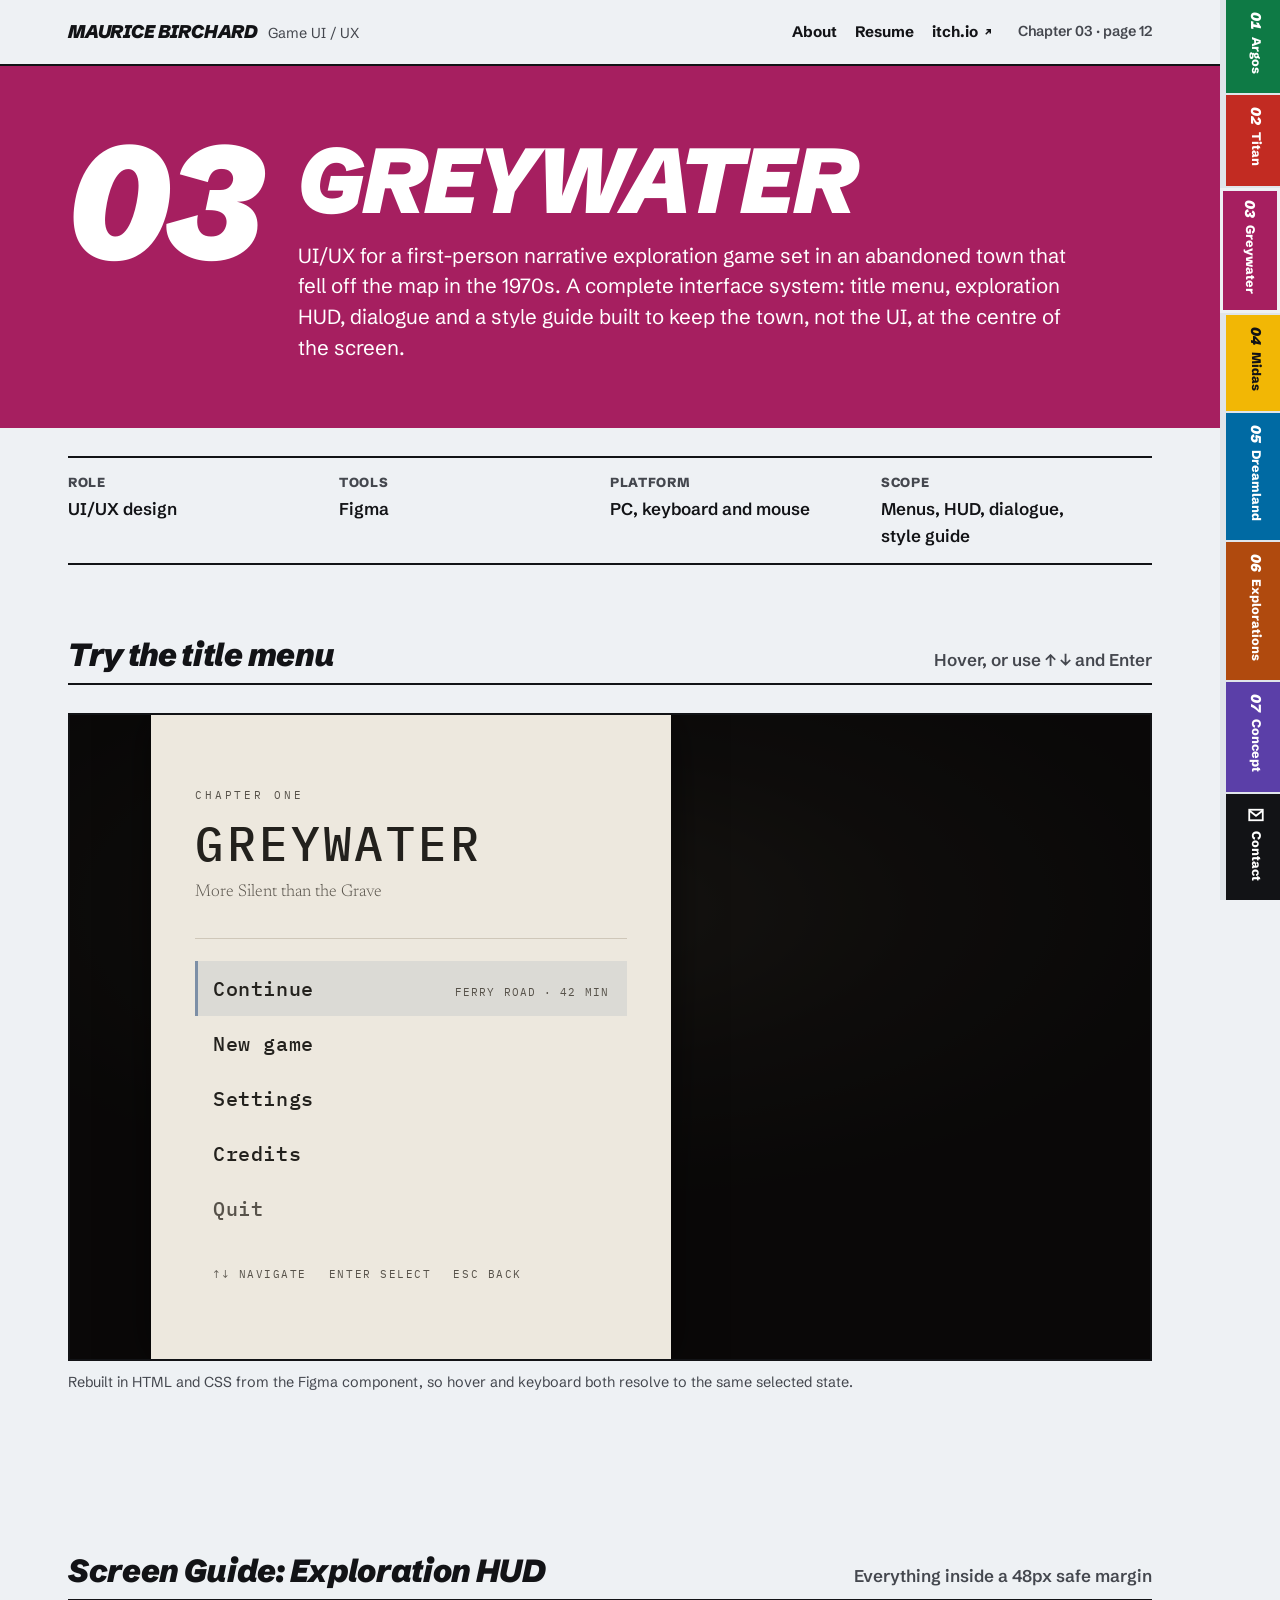
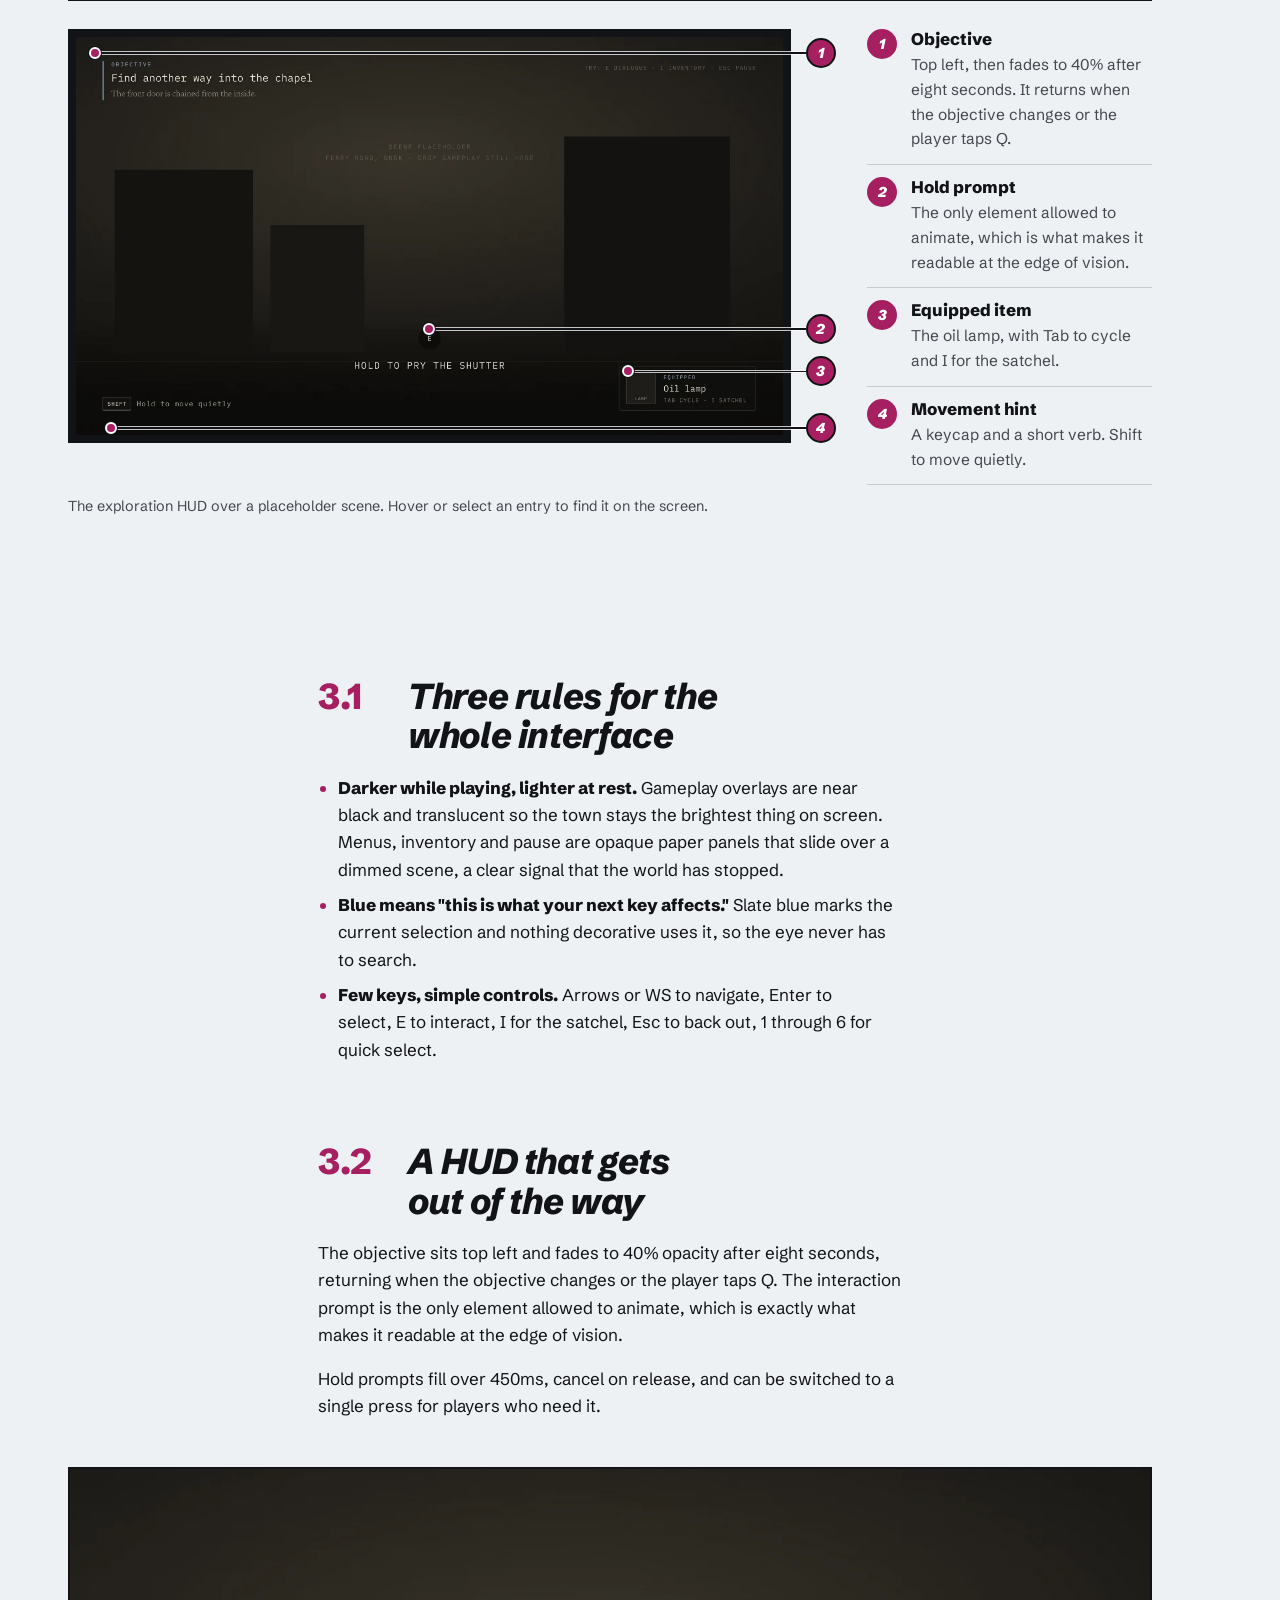
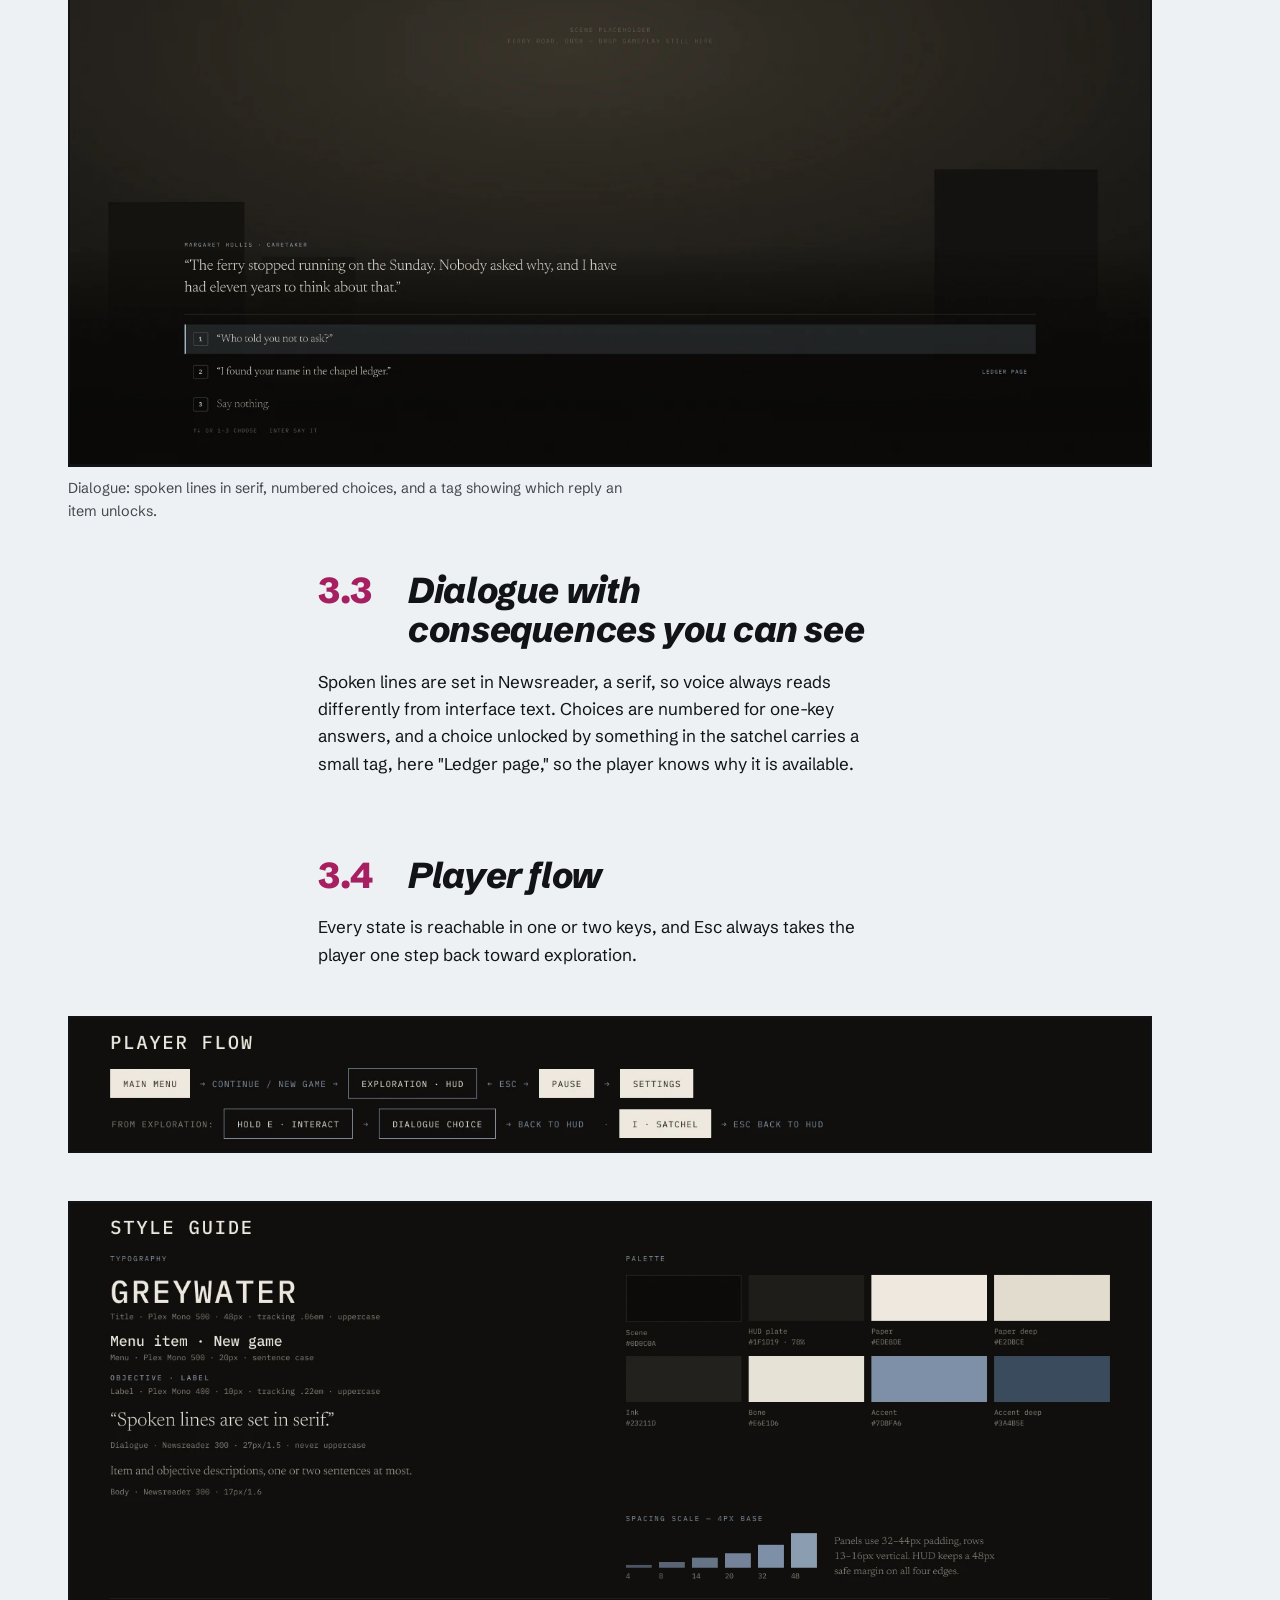
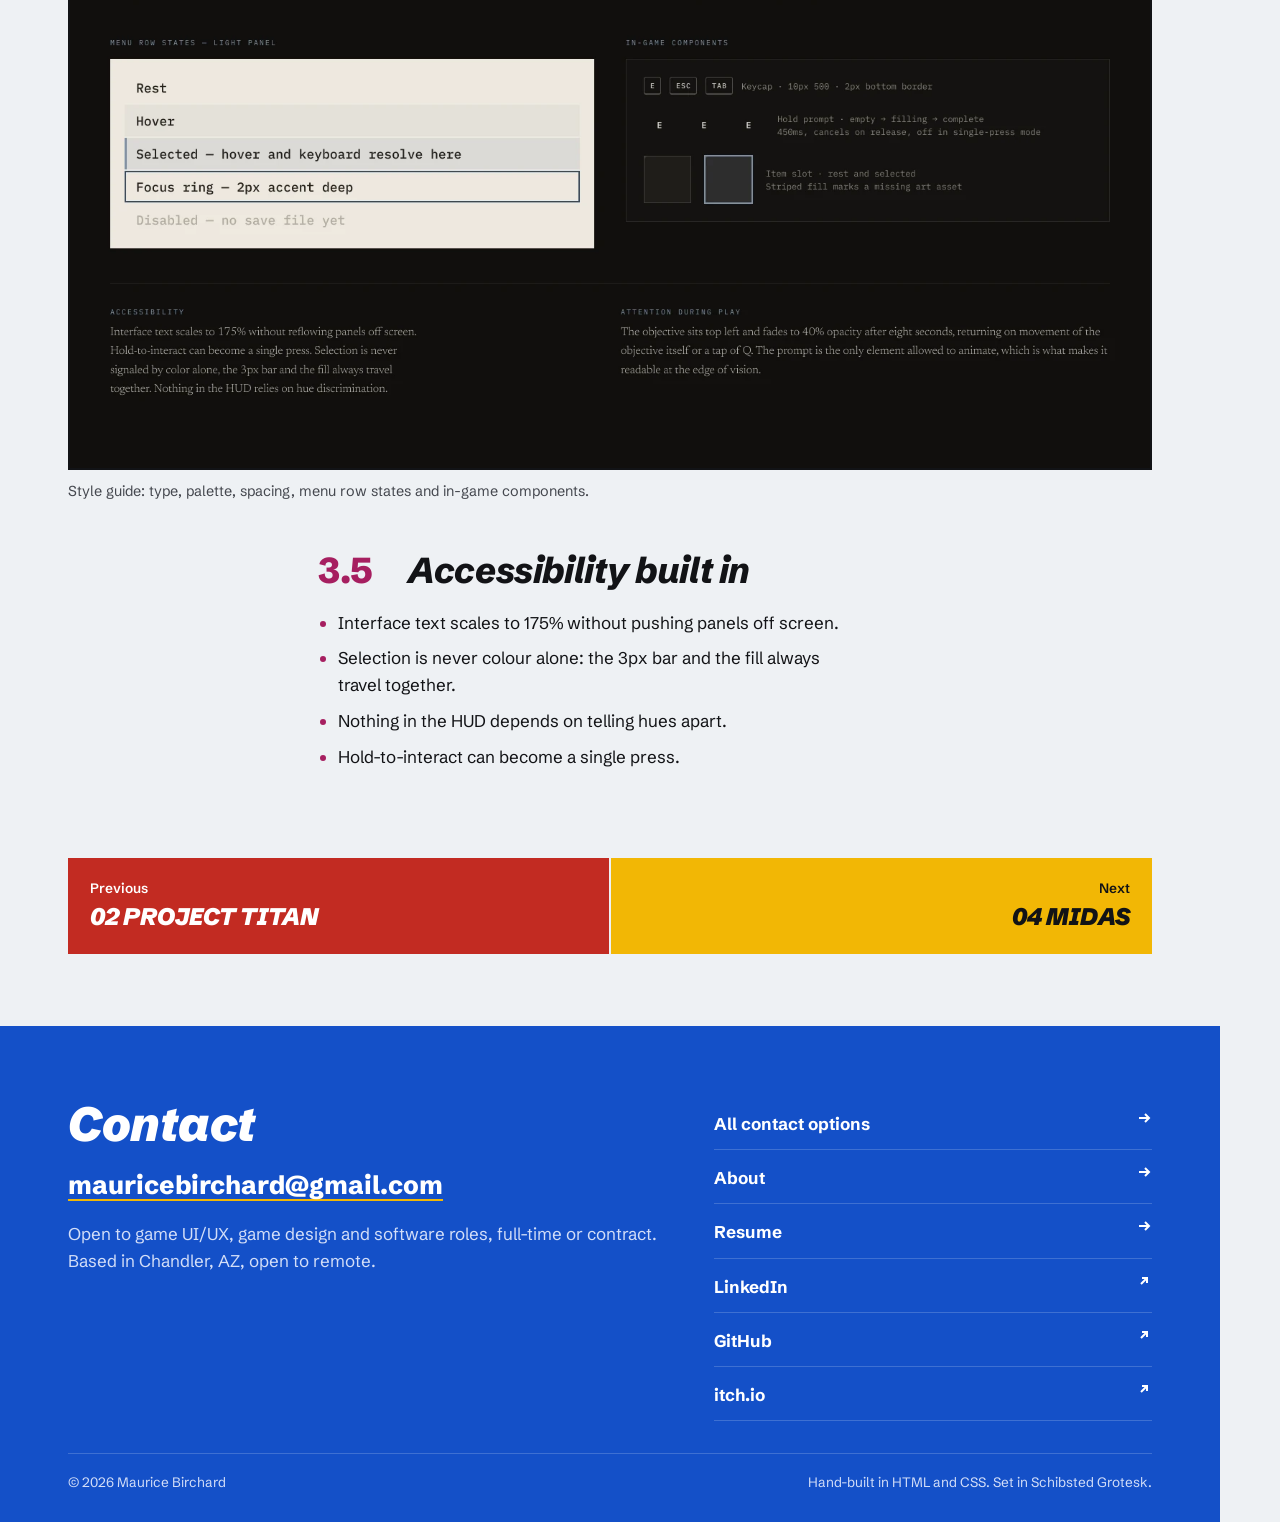
<file: work/greywater.html>
<!doctype html>
<html lang="en">
<head>
<meta charset="utf-8">
<meta name="viewport" content="width=device-width, initial-scale=1">
<title>Greywater | Maurice Birchard</title>
<meta name="description" content="Menus, HUD and dialogue for a first-person narrative game, with a live title menu rebuilt from Figma.">
<meta property="og:title" content="Greywater | Maurice Birchard">
<meta property="og:description" content="Menus, HUD and dialogue for a first-person narrative game, with a live title menu rebuilt from Figma.">
<meta name="theme-color" content="#1450C8">
<link rel="icon" href="../assets/img/favicon.svg" type="image/svg+xml">
<link rel="preload" href="../assets/fonts/schibsted-grotesk-normal-400-900-latin.woff2" as="font" type="font/woff2" crossorigin>
<link rel="preload" href="../assets/fonts/schibsted-grotesk-italic-800-900-latin.woff2" as="font" type="font/woff2" crossorigin>
<link rel="stylesheet" href="../assets/css/style.css">
<link rel="stylesheet" href="../assets/css/greywater-menu.css">
</head>
<body class="ch-greywater">
<a class="skip-link" href="#main">Skip to content</a>
<nav class="tabs" aria-label="Chapters">
  <ol>
    <li class="ch-argos"><a href="../work/argos.html"><span class="num">01</span><span class="visually-hidden">Chapter 01: </span><span class="name">Argos</span></a></li>
    <li class="ch-titan"><a href="../work/project-titan.html"><span class="num">02</span><span class="visually-hidden">Chapter 02: </span><span class="name">Titan</span></a></li>
    <li class="ch-greywater"><a href="../work/greywater.html" aria-current="page"><span class="num">03</span><span class="visually-hidden">Chapter 03: </span><span class="name">Greywater</span></a></li>
    <li class="ch-midas"><a href="../work/midas.html"><span class="num">04</span><span class="visually-hidden">Chapter 04: </span><span class="name">Midas</span></a></li>
    <li class="ch-dreamland"><a href="../work/dreamland.html"><span class="num">05</span><span class="visually-hidden">Chapter 05: </span><span class="name">Dreamland</span></a></li>
    <li class="ch-explore"><a href="../work/shopping-list.html"><span class="num">06</span><span class="visually-hidden">Chapter 06: </span><span class="name">Explorations</span></a></li>
    <li class="ch-concept"><a href="../work/dreamland-concept.html"><span class="num">07</span><span class="visually-hidden">Chapter 07: </span><span class="name">Concept</span></a></li>
    <li class="ch-back tab-contact"><a href="../contact.html"><span class="num icon"><svg viewBox="0 0 24 24" aria-hidden="true" fill="none" stroke="currentColor" stroke-width="2.4"><rect x="3" y="5" width="18" height="14"/><path d="m3 6 9 7 9-7"/></svg></span><span class="name">Contact</span></a></li>
  </ol>
</nav>
<header class="runhead">
  <div class="wrap">
    <a class="wordmark" href="../index.html"><b>Maurice Birchard</b><span>Game UI / UX</span></a>
    <div class="runhead-end"><nav class="backlinks" aria-label="Back matter"><a href="../about.html">About</a><a href="../resume.html">Resume</a><a class="ext" href="https://moninja.itch.io/" rel="noopener">itch.io<svg viewBox="0 0 16 16" aria-hidden="true" fill="none" stroke="currentColor" stroke-width="2"><path d="M5 11 11 5M6 5h5v5"/></svg></a></nav><span class="folio">Chapter 03 &middot; page 12</span></div>
  </div>
</header>
<main id="main">
<section class="opener">
  <div class="wrap">
    <span class="chap" aria-hidden="true">03</span>
    <div>
      <h1 class="display"><span class="visually-hidden">Chapter 03: </span>Greywater</h1>
      <p class="lede">UI/UX for a first-person narrative exploration game set in an abandoned town that fell off the map in the 1970s. A complete interface system: title menu, exploration HUD, dialogue and a style guide built to keep the town, not the UI, at the centre of the screen.</p>
    </div>
  </div>
</section>
<div class="wrap specs-wrap"><dl class="specs"><div><dt>Role</dt><dd>UI/UX design</dd></div><div><dt>Tools</dt><dd>Figma</dd></div><div><dt>Platform</dt><dd>PC, keyboard and mouse</dd></div><div><dt>Scope</dt><dd>Menus, HUD, dialogue, style guide</dd></div></dl></div>
<section class="section" aria-labelledby="try-h">
  <div class="wrap">
    <div class="guide-title"><h2 id="try-h">Try the title menu</h2><p><span class="for-fine">Hover, or use &uarr; &darr; and Enter</span><span class="for-touch">Tap an option to select it</span></p></div>
    <div class="gw-scene">
      <div class="gw-panel">
        <div class="gw-chapter">Chapter one</div>
        <div class="gw-title">Greywater</div>
        <div class="gw-sub">More Silent than the Grave</div>
        <div class="gw-rule"></div>
        <ul class="gw-menu" role="menu" aria-label="Greywater main menu">
          <li role="none"><button role="menuitem" class="gw-row is-selected" tabindex="0">Continue <span class="gw-meta">Ferry Road &middot; 42 min</span></button></li>
          <li role="none"><button role="menuitem" class="gw-row" tabindex="-1">New game</button></li>
          <li role="none"><button role="menuitem" class="gw-row" tabindex="-1">Settings</button></li>
          <li role="none"><button role="menuitem" class="gw-row" tabindex="-1">Credits</button></li>
          <li role="none"><button role="menuitem" class="gw-row gw-quiet" tabindex="-1">Quit</button></li>
        </ul>
        <div class="gw-hints" aria-hidden="true"><span>&uarr;&darr; Navigate</span><span>Enter Select</span><span>Esc Back</span></div>
        <p class="gw-status" aria-live="polite"></p>
      </div>
    </div>
    <p class="plate-cap">Rebuilt in HTML and CSS from the Figma component, so hover and keyboard both resolve to the same selected state.</p>
  </div>
</section>
<section class="guide" aria-labelledby="guide-h">
  <div class="wrap">
    <div class="guide-title"><h2 id="guide-h">Screen Guide: Exploration HUD</h2><p>Everything inside a 48px safe margin</p></div>
    <div class="spread">
      <figure class="plate">
        <img src="../assets/img/greywater/hud.webp" width="1280" height="720" alt="Greywater exploration HUD: objective top left reading Find another way into the chapel, a hold E prompt to pry the shutter at centre, a Shift keycap hint for moving quietly, and the equipped oil lamp bottom right">
      <span class="lead-line" data-n="1" style="--x:3.8%;--y:5.8%"></span><span class="pin" data-n="1" style="--x:3.8%;--y:5.8%" aria-hidden="true">1</span><span class="co" data-n="1" style="--x:3.8%;--y:5.8%" aria-hidden="true">1</span>
      <span class="lead-line" data-n="2" style="--x:50%;--y:72.5%"></span><span class="pin" data-n="2" style="--x:50%;--y:72.5%" aria-hidden="true">2</span><span class="co" data-n="2" style="--x:50%;--y:72.5%" aria-hidden="true">2</span>
      <span class="lead-line" data-n="3" style="--x:77.5%;--y:82.8%"></span><span class="pin" data-n="3" style="--x:77.5%;--y:82.8%" aria-hidden="true">3</span><span class="co" data-n="3" style="--x:77.5%;--y:82.8%" aria-hidden="true">3</span>
      <span class="lead-line" data-n="4" style="--x:6%;--y:96.5%"></span><span class="pin" data-n="4" style="--x:6%;--y:96.5%" aria-hidden="true">4</span><span class="co" data-n="4" style="--x:6%;--y:96.5%" aria-hidden="true">4</span>
      </figure>
      <ol class="legend" aria-label="Screen elements">
      <li data-n="1"><span class="co" aria-hidden="true">1</span><div><b><span class="visually-hidden">1. </span>Objective</b><p>Top left, then fades to 40% after eight seconds. It returns when the objective changes or the player taps Q.</p></div></li>
      <li data-n="2"><span class="co" aria-hidden="true">2</span><div><b><span class="visually-hidden">2. </span>Hold prompt</b><p>The only element allowed to animate, which is what makes it readable at the edge of vision.</p></div></li>
      <li data-n="3"><span class="co" aria-hidden="true">3</span><div><b><span class="visually-hidden">3. </span>Equipped item</b><p>The oil lamp, with Tab to cycle and I for the satchel.</p></div></li>
      <li data-n="4"><span class="co" aria-hidden="true">4</span><div><b><span class="visually-hidden">4. </span>Movement hint</b><p>A keycap and a short verb. Shift to move quietly.</p></div></li>
      </ol>
    </div>
    <p class="plate-cap">The exploration HUD over a placeholder scene. <span class="how">Select an entry to find it on the screen.</span></p>
  </div>
</section>
<section class="section">
  <div class="wrap prose">
    <h2>Three rules for the whole interface</h2>
    <ul>
      <li><strong>Darker while playing, lighter at rest.</strong> Gameplay overlays are near black and translucent so the town stays the brightest thing on screen. Menus, inventory and pause are opaque paper panels that slide over a dimmed scene, a clear signal that the world has stopped.</li>
      <li><strong>Blue means "this is what your next key affects."</strong> Slate blue marks the current selection and nothing decorative uses it, so the eye never has to search.</li>
      <li><strong>Few keys, simple controls.</strong> Arrows or WS to navigate, Enter to select, E to interact, I for the satchel, Esc to back out, 1 through 6 for quick select.</li>
    </ul>
    <h2>A HUD that gets out of the way</h2>
    <p>The objective sits top left and fades to 40% opacity after eight seconds, returning when the objective changes or the player taps Q. The interaction prompt is the only element allowed to animate, which is exactly what makes it readable at the edge of vision.</p>
    <p>Hold prompts fill over 450ms, cancel on release, and can be switched to a single press for players who need it.</p>
  </div>
  <div class="wrap">
    <figure class="figure">
      <img src="../assets/img/greywater/dialogue.webp" width="1600" height="882" alt="Greywater dialogue: Margaret Hollis, caretaker, says the ferry stopped running on the Sunday and nobody asked why. Three numbered reply choices, the second tagged Ledger page" loading="lazy">
      <figcaption>Dialogue: spoken lines in serif, numbered choices, and a tag showing which reply an item unlocks.</figcaption>
    </figure>
  </div>
  <div class="wrap prose">
    <h2>Dialogue with consequences you can see</h2>
    <p>Spoken lines are set in Newsreader, a serif, so voice always reads differently from interface text. Choices are numbered for one-key answers, and a choice unlocked by something in the satchel carries a small tag, here "Ledger page," so the player knows why it is available.</p>
    <h2>Player flow</h2>
    <p>Every state is reachable in one or two keys, and Esc always takes the player one step back toward exploration.</p>
  </div>
  <div class="wrap">
    <figure class="figure">
      <img src="../assets/img/greywater/player-flow.webp" width="1504" height="185" alt="Player flow: Main menu, Continue or New game, Exploration HUD, Esc to Pause, then Settings. From exploration: Hold E to interact, Dialogue choice, back to HUD, or I for Satchel and Esc back to HUD" loading="lazy">
    </figure>
    <figure class="figure">
      <img src="../assets/img/greywater/style-guide.webp" width="1504" height="1205" alt="Greywater style guide: IBM Plex Mono and Newsreader type scale, eight-colour palette, 4px spacing scale, menu row states, keycaps, hold prompt, item slots, and accessibility notes" loading="lazy">
      <figcaption>Style guide: type, palette, spacing, menu row states and in-game components.</figcaption>
    </figure>
  </div>
  <div class="wrap prose">
    <h2>Accessibility built in</h2>
    <ul>
      <li>Interface text scales to 175% without pushing panels off screen.</li>
      <li>Selection is never colour alone: the 3px bar and the fill always travel together.</li>
      <li>Nothing in the HUD depends on telling hues apart.</li>
      <li>Hold-to-interact can become a single press.</li>
    </ul>
  </div>
  <div class="wrap"><nav class="turn" aria-label="Turn the page"><a class="prev ch-titan" href="../work/project-titan.html"><small>Previous</small><b>02 Project Titan</b></a><a class="next ch-midas" href="../work/midas.html"><small>Next</small><b>04 Midas</b></a></nav></div>
</section>
</main>
<footer class="backcover">
  <div class="wrap">
    <div>
      <h2>Contact</h2>
      <a class="mail" href="mailto:mauricebirchard@gmail.com">mauricebirchard@gmail.com</a>
      <p>Open to game UI/UX, game design and software roles, full-time or contract. Based in Chandler, AZ, open to remote.</p>
    </div>
    <ul>
      <li><a href="../contact.html">All contact options <svg viewBox="0 0 16 16" aria-hidden="true" fill="none" stroke="currentColor" stroke-width="2"><path d="M3 8h10M9 4l4 4-4 4"/></svg></a></li>
      <li><a href="../about.html">About <svg viewBox="0 0 16 16" aria-hidden="true" fill="none" stroke="currentColor" stroke-width="2"><path d="M3 8h10M9 4l4 4-4 4"/></svg></a></li>
      <li><a href="../resume.html">Resume <svg viewBox="0 0 16 16" aria-hidden="true" fill="none" stroke="currentColor" stroke-width="2"><path d="M3 8h10M9 4l4 4-4 4"/></svg></a></li>
      <li><a href="https://www.linkedin.com/in/mauricebirchard/" rel="noopener">LinkedIn <svg viewBox="0 0 16 16" aria-hidden="true" fill="none" stroke="currentColor" stroke-width="2"><path d="M5 11 11 5M6 5h5v5"/></svg></a></li>
      <li><a href="https://github.com/moninja92" rel="noopener">GitHub <svg viewBox="0 0 16 16" aria-hidden="true" fill="none" stroke="currentColor" stroke-width="2"><path d="M5 11 11 5M6 5h5v5"/></svg></a></li>
      <li><a href="https://moninja.itch.io/" rel="noopener">itch.io <svg viewBox="0 0 16 16" aria-hidden="true" fill="none" stroke="currentColor" stroke-width="2"><path d="M5 11 11 5M6 5h5v5"/></svg></a></li>
    </ul>
    <div class="colophon"><span>&copy; <span id="year">2026</span> Maurice Birchard</span><span>Hand-built in HTML and CSS. Set in Schibsted Grotesk.</span></div>
  </div>
</footer>
<script src="../assets/js/main.js"></script>
<script src="../assets/js/greywater-menu.js"></script>
</body>
</html>
</file>
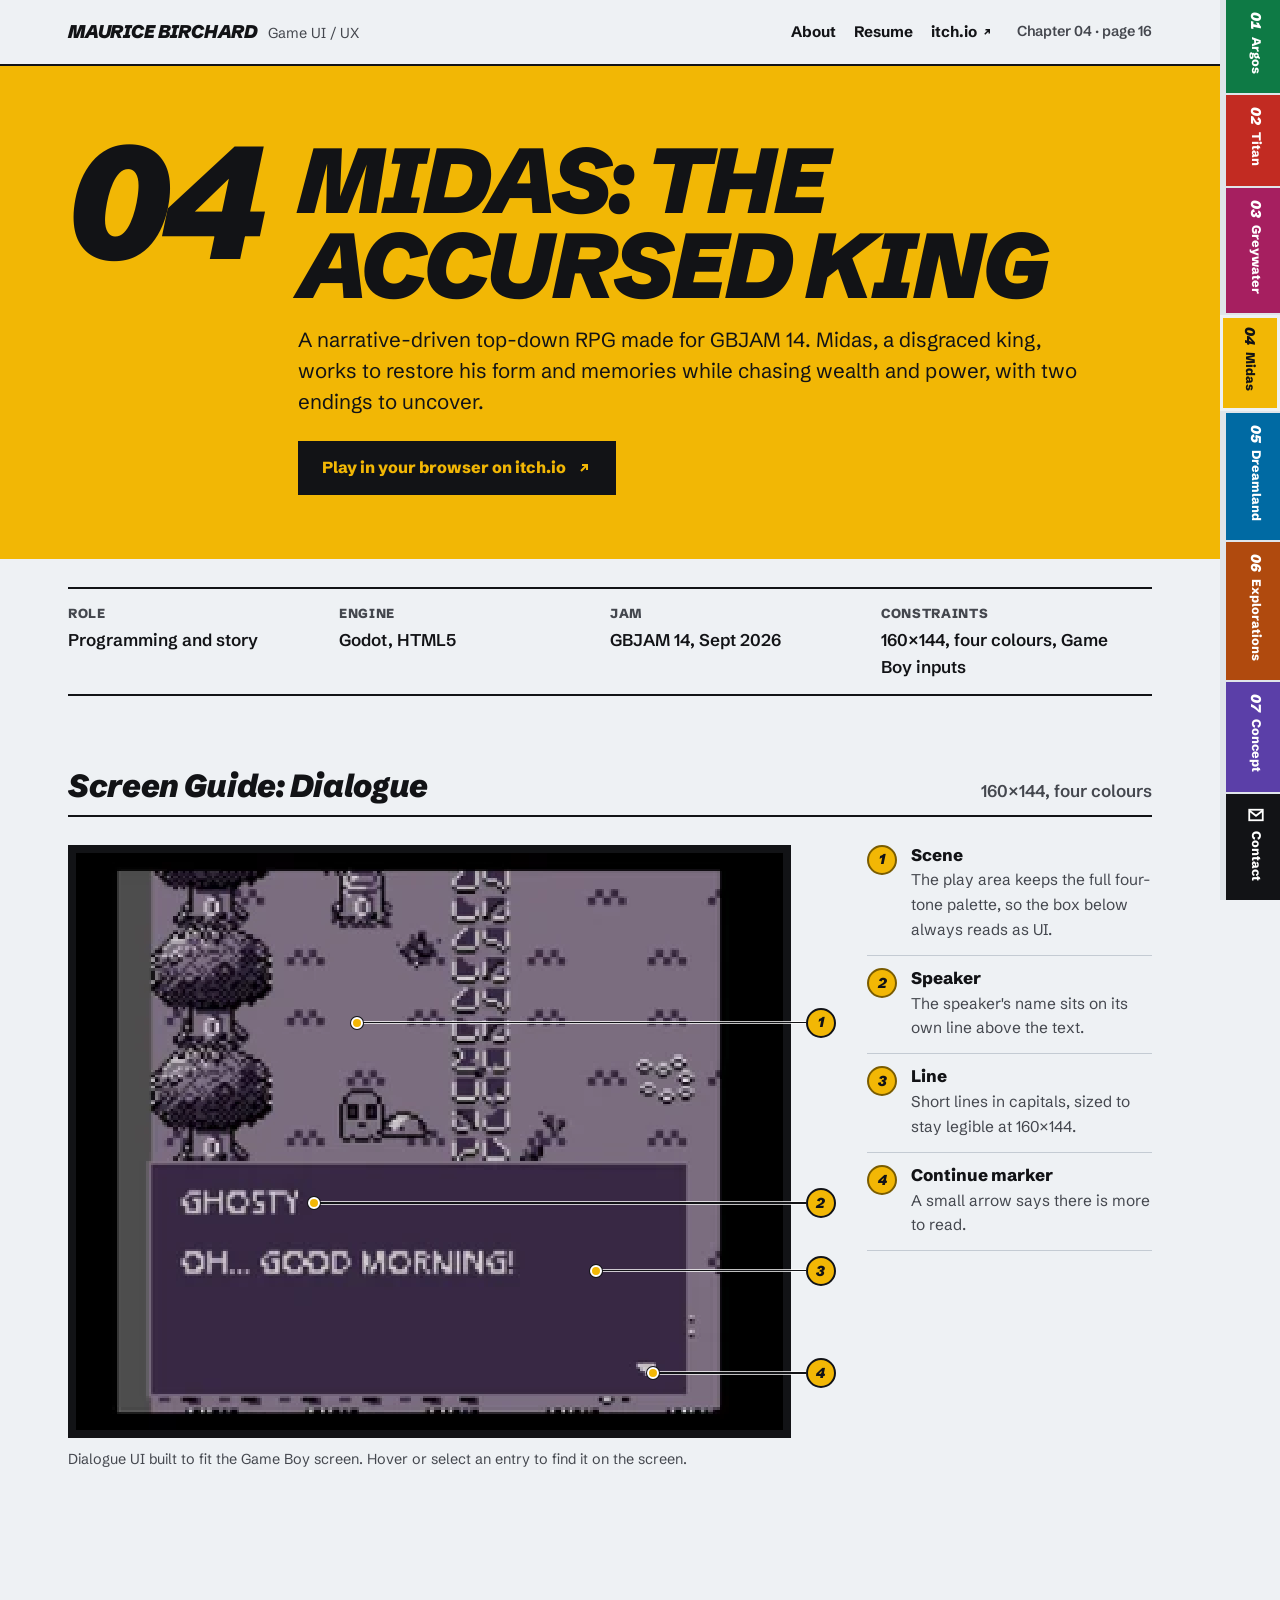
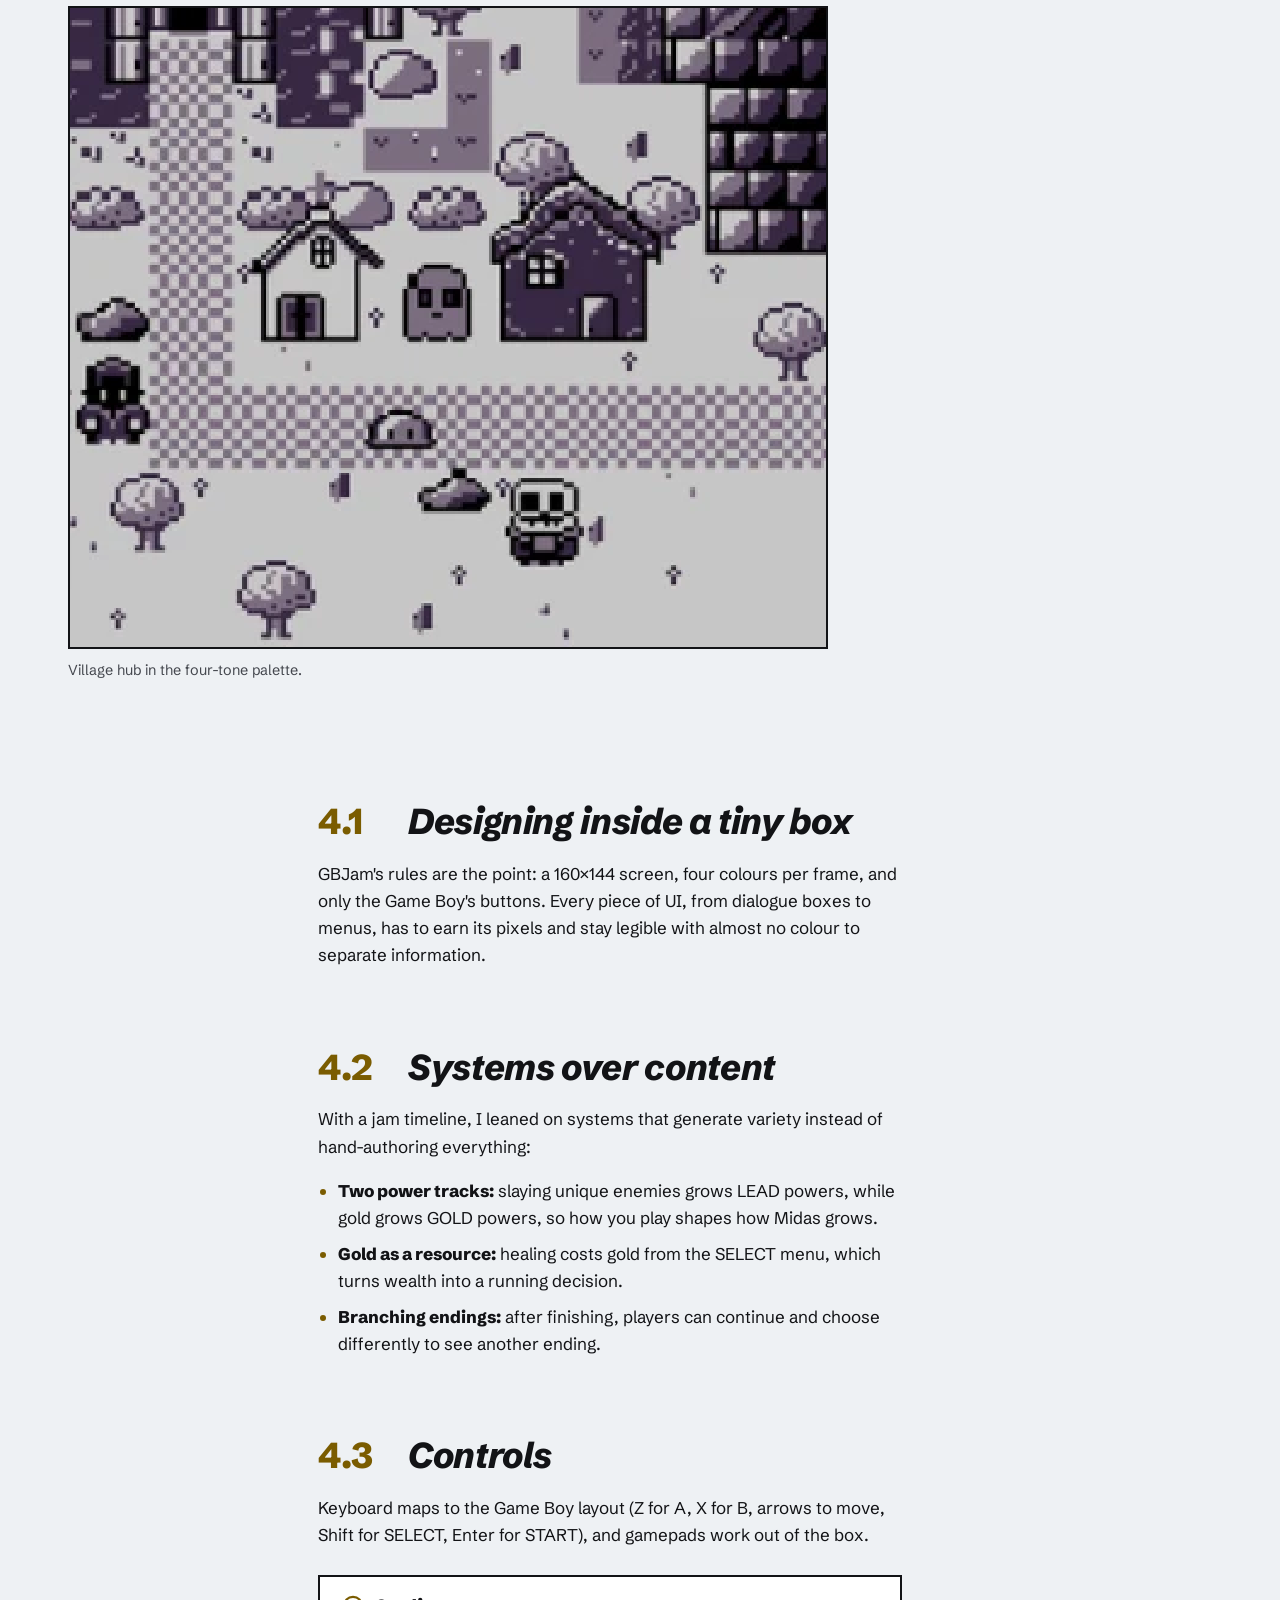
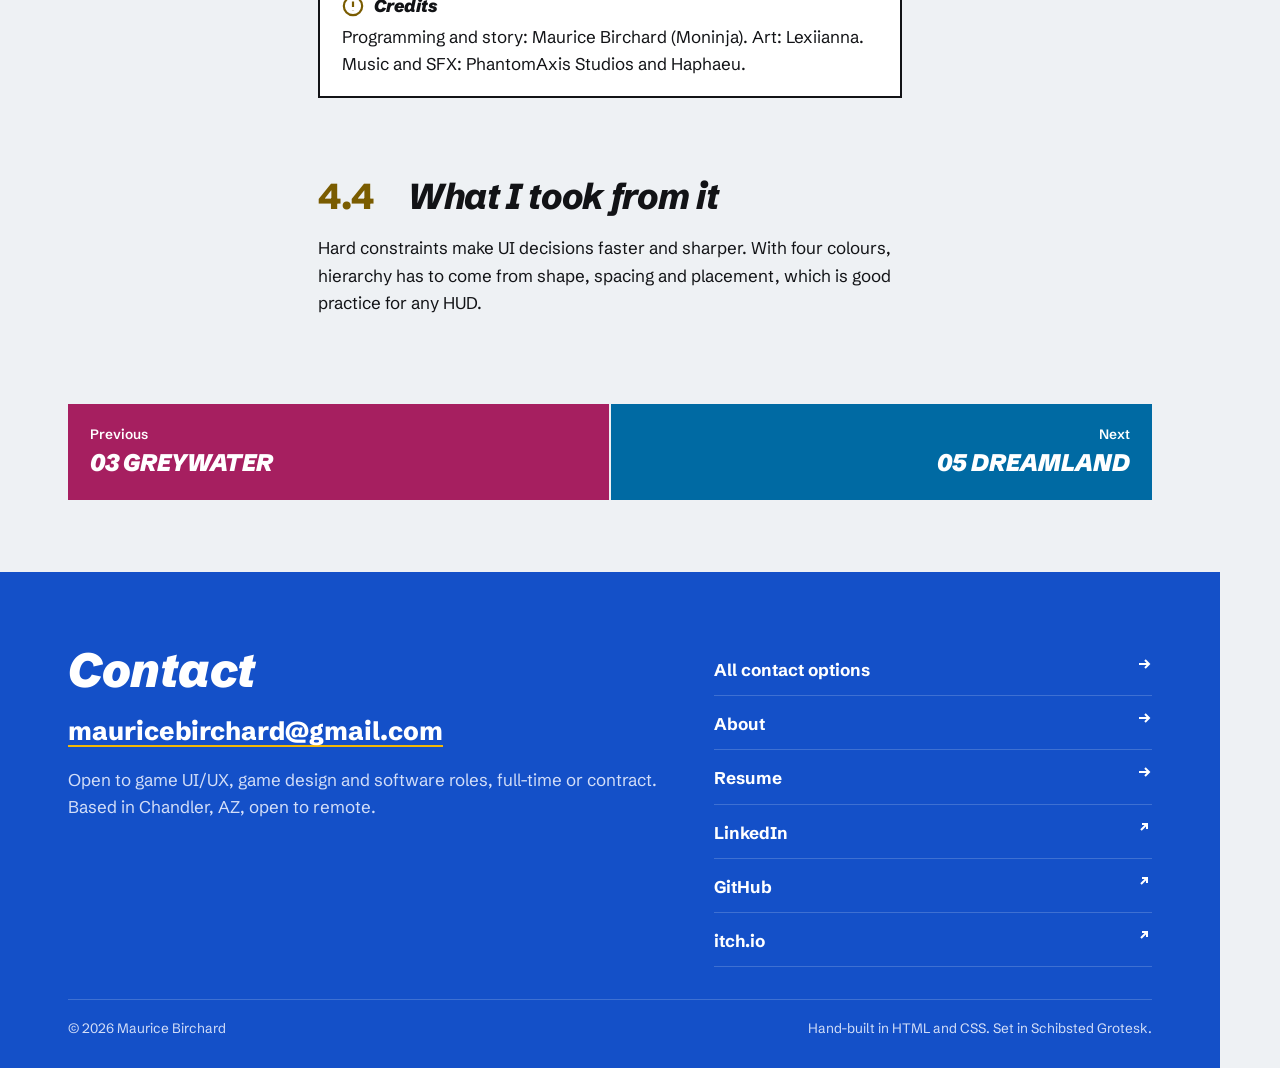
<file: work/midas.html>
<!doctype html>
<html lang="en">
<head>
<meta charset="utf-8">
<meta name="viewport" content="width=device-width, initial-scale=1">
<title>Midas: The Accursed King | Maurice Birchard</title>
<meta name="description" content="A narrative top-down RPG built in Godot inside Game Boy constraints for GBJam 14.">
<meta property="og:title" content="Midas: The Accursed King | Maurice Birchard">
<meta property="og:description" content="A narrative top-down RPG built in Godot inside Game Boy constraints for GBJam 14.">
<meta name="theme-color" content="#1450C8">
<link rel="icon" href="../assets/img/favicon.svg" type="image/svg+xml">
<link rel="preload" href="../assets/fonts/schibsted-grotesk-normal-400-900-latin.woff2" as="font" type="font/woff2" crossorigin>
<link rel="preload" href="../assets/fonts/schibsted-grotesk-italic-800-900-latin.woff2" as="font" type="font/woff2" crossorigin>
<link rel="stylesheet" href="../assets/css/style.css">
</head>
<body class="ch-midas">
<a class="skip-link" href="#main">Skip to content</a>
<nav class="tabs" aria-label="Chapters">
  <ol>
    <li class="ch-argos"><a href="../work/argos.html"><span class="num">01</span><span class="visually-hidden">Chapter 01: </span><span class="name">Argos</span></a></li>
    <li class="ch-titan"><a href="../work/project-titan.html"><span class="num">02</span><span class="visually-hidden">Chapter 02: </span><span class="name">Titan</span></a></li>
    <li class="ch-greywater"><a href="../work/greywater.html"><span class="num">03</span><span class="visually-hidden">Chapter 03: </span><span class="name">Greywater</span></a></li>
    <li class="ch-midas"><a href="../work/midas.html" aria-current="page"><span class="num">04</span><span class="visually-hidden">Chapter 04: </span><span class="name">Midas</span></a></li>
    <li class="ch-dreamland"><a href="../work/dreamland.html"><span class="num">05</span><span class="visually-hidden">Chapter 05: </span><span class="name">Dreamland</span></a></li>
    <li class="ch-explore"><a href="../work/shopping-list.html"><span class="num">06</span><span class="visually-hidden">Chapter 06: </span><span class="name">Explorations</span></a></li>
    <li class="ch-concept"><a href="../work/dreamland-concept.html"><span class="num">07</span><span class="visually-hidden">Chapter 07: </span><span class="name">Concept</span></a></li>
    <li class="ch-back tab-contact"><a href="../contact.html"><span class="num icon"><svg viewBox="0 0 24 24" aria-hidden="true" fill="none" stroke="currentColor" stroke-width="2.4"><rect x="3" y="5" width="18" height="14"/><path d="m3 6 9 7 9-7"/></svg></span><span class="name">Contact</span></a></li>
  </ol>
</nav>
<header class="runhead">
  <div class="wrap">
    <a class="wordmark" href="../index.html"><b>Maurice Birchard</b><span>Game UI / UX</span></a>
    <div class="runhead-end"><nav class="backlinks" aria-label="Back matter"><a href="../about.html">About</a><a href="../resume.html">Resume</a><a class="ext" href="https://moninja.itch.io/" rel="noopener">itch.io<svg viewBox="0 0 16 16" aria-hidden="true" fill="none" stroke="currentColor" stroke-width="2"><path d="M5 11 11 5M6 5h5v5"/></svg></a></nav><span class="folio">Chapter 04 &middot; page 16</span></div>
  </div>
</header>
<main id="main">
<section class="opener">
  <div class="wrap">
    <span class="chap" aria-hidden="true">04</span>
    <div>
      <h1 class="display"><span class="visually-hidden">Chapter 04: </span>Midas: The Accursed King</h1>
      <p class="lede">A narrative-driven top-down RPG made for GBJAM 14. Midas, a disgraced king, works to restore his form and memories while chasing wealth and power, with two endings to uncover.</p>
      <div class="btn-row"><a class="btn" href="https://moninja.itch.io/midas-the-accursed-king" rel="noopener">Play in your browser on itch.io <svg viewBox="0 0 16 16" aria-hidden="true" fill="none" stroke="currentColor" stroke-width="2"><path d="M5 11 11 5M6 5h5v5"/></svg></a></div>
    </div>
  </div>
</section>
<div class="wrap specs-wrap"><dl class="specs"><div><dt>Role</dt><dd>Programming and story</dd></div><div><dt>Engine</dt><dd>Godot, HTML5</dd></div><div><dt>Jam</dt><dd>GBJAM 14, Sept 2026</dd></div><div><dt>Constraints</dt><dd>160&times;144, four colours, Game Boy inputs</dd></div></dl></div>
<section class="guide" aria-labelledby="guide-h">
  <div class="wrap">
    <div class="guide-title"><h2 id="guide-h">Screen Guide: Dialogue</h2><p>160&times;144, four colours</p></div>
    <div class="spread">
      <figure class="plate pixel">
        <img src="../assets/img/midas/dialogue.webp" width="312" height="255" alt="Forest path with a ghost NPC and a dialogue box reading Ghosty: Oh... good morning!">
      <span class="lead-line" data-n="1" style="--x:40%;--y:30%"></span><span class="pin" data-n="1" style="--x:40%;--y:30%" aria-hidden="true">1</span><span class="co" data-n="1" style="--x:40%;--y:30%" aria-hidden="true">1</span>
      <span class="lead-line" data-n="2" style="--x:34%;--y:60.4%"></span><span class="pin" data-n="2" style="--x:34%;--y:60.4%" aria-hidden="true">2</span><span class="co" data-n="2" style="--x:34%;--y:60.4%" aria-hidden="true">2</span>
      <span class="lead-line" data-n="3" style="--x:73%;--y:71.8%"></span><span class="pin" data-n="3" style="--x:73%;--y:71.8%" aria-hidden="true">3</span><span class="co" data-n="3" style="--x:73%;--y:71.8%" aria-hidden="true">3</span>
      <span class="lead-line" data-n="4" style="--x:81%;--y:89%"></span><span class="pin" data-n="4" style="--x:81%;--y:89%" aria-hidden="true">4</span><span class="co" data-n="4" style="--x:81%;--y:89%" aria-hidden="true">4</span>
      </figure>
      <ol class="legend" aria-label="Screen elements">
      <li data-n="1"><span class="co" aria-hidden="true">1</span><div><b><span class="visually-hidden">1. </span>Scene</b><p>The play area keeps the full four-tone palette, so the box below always reads as UI.</p></div></li>
      <li data-n="2"><span class="co" aria-hidden="true">2</span><div><b><span class="visually-hidden">2. </span>Speaker</b><p>The speaker's name sits on its own line above the text.</p></div></li>
      <li data-n="3"><span class="co" aria-hidden="true">3</span><div><b><span class="visually-hidden">3. </span>Line</b><p>Short lines in capitals, sized to stay legible at 160&times;144.</p></div></li>
      <li data-n="4"><span class="co" aria-hidden="true">4</span><div><b><span class="visually-hidden">4. </span>Continue marker</b><p>A small arrow says there is more to read.</p></div></li>
      </ol>
    </div>
    <p class="plate-cap">Dialogue UI built to fit the Game Boy screen. <span class="how">Select an entry to find it on the screen.</span></p>
  </div>
</section>
<section class="section flush-top">
  <div class="wrap">
    <figure class="figure pixel narrow"><img src="../assets/img/midas/village.webp" width="312" height="264" alt="Village with houses, ghosts and a skeleton enemy in a muted four-tone palette" loading="lazy"><figcaption>Village hub in the four-tone palette.</figcaption></figure>
  </div>
</section>
<section class="section">
  <div class="wrap prose">
    <h2>Designing inside a tiny box</h2>
    <p>GBJam's rules are the point: a 160&times;144 screen, four colours per frame, and only the Game Boy's buttons. Every piece of UI, from dialogue boxes to menus, has to earn its pixels and stay legible with almost no colour to separate information.</p>
    <h2>Systems over content</h2>
    <p>With a jam timeline, I leaned on systems that generate variety instead of hand-authoring everything:</p>
    <ul>
      <li><strong>Two power tracks:</strong> slaying unique enemies grows LEAD powers, while gold grows GOLD powers, so how you play shapes how Midas grows.</li>
      <li><strong>Gold as a resource:</strong> healing costs gold from the SELECT menu, which turns wealth into a running decision.</li>
      <li><strong>Branching endings:</strong> after finishing, players can continue and choose differently to see another ending.</li>
    </ul>
    <h2>Controls</h2>
    <p>Keyboard maps to the Game Boy layout (Z for A, X for B, arrows to move, Shift for SELECT, Enter for START), and gamepads work out of the box.</p>
    <div class="note"><h3><svg viewBox="0 0 24 24" aria-hidden="true" fill="none" stroke="currentColor" stroke-width="2.4"><circle cx="12" cy="12" r="10"/><path d="M12 7v6M12 16.5v.5"/></svg>Credits</h3><p>Programming and story: Maurice Birchard (Moninja). Art: Lexiianna. Music and SFX: PhantomAxis Studios and Haphaeu.</p></div>
    <h2>What I took from it</h2>
    <p>Hard constraints make UI decisions faster and sharper. With four colours, hierarchy has to come from shape, spacing and placement, which is good practice for any HUD.</p>
  </div>
  <div class="wrap"><nav class="turn" aria-label="Turn the page"><a class="prev ch-greywater" href="../work/greywater.html"><small>Previous</small><b>03 Greywater</b></a><a class="next ch-dreamland" href="../work/dreamland.html"><small>Next</small><b>05 Dreamland</b></a></nav></div>
</section>
</main>
<footer class="backcover">
  <div class="wrap">
    <div>
      <h2>Contact</h2>
      <a class="mail" href="mailto:mauricebirchard@gmail.com">mauricebirchard@gmail.com</a>
      <p>Open to game UI/UX, game design and software roles, full-time or contract. Based in Chandler, AZ, open to remote.</p>
    </div>
    <ul>
      <li><a href="../contact.html">All contact options <svg viewBox="0 0 16 16" aria-hidden="true" fill="none" stroke="currentColor" stroke-width="2"><path d="M3 8h10M9 4l4 4-4 4"/></svg></a></li>
      <li><a href="../about.html">About <svg viewBox="0 0 16 16" aria-hidden="true" fill="none" stroke="currentColor" stroke-width="2"><path d="M3 8h10M9 4l4 4-4 4"/></svg></a></li>
      <li><a href="../resume.html">Resume <svg viewBox="0 0 16 16" aria-hidden="true" fill="none" stroke="currentColor" stroke-width="2"><path d="M3 8h10M9 4l4 4-4 4"/></svg></a></li>
      <li><a href="https://www.linkedin.com/in/mauricebirchard/" rel="noopener">LinkedIn <svg viewBox="0 0 16 16" aria-hidden="true" fill="none" stroke="currentColor" stroke-width="2"><path d="M5 11 11 5M6 5h5v5"/></svg></a></li>
      <li><a href="https://github.com/moninja92" rel="noopener">GitHub <svg viewBox="0 0 16 16" aria-hidden="true" fill="none" stroke="currentColor" stroke-width="2"><path d="M5 11 11 5M6 5h5v5"/></svg></a></li>
      <li><a href="https://moninja.itch.io/" rel="noopener">itch.io <svg viewBox="0 0 16 16" aria-hidden="true" fill="none" stroke="currentColor" stroke-width="2"><path d="M5 11 11 5M6 5h5v5"/></svg></a></li>
    </ul>
    <div class="colophon"><span>&copy; <span id="year">2026</span> Maurice Birchard</span><span>Hand-built in HTML and CSS. Set in Schibsted Grotesk.</span></div>
  </div>
</footer>
<script src="../assets/js/main.js"></script>
</body>
</html>
</file>
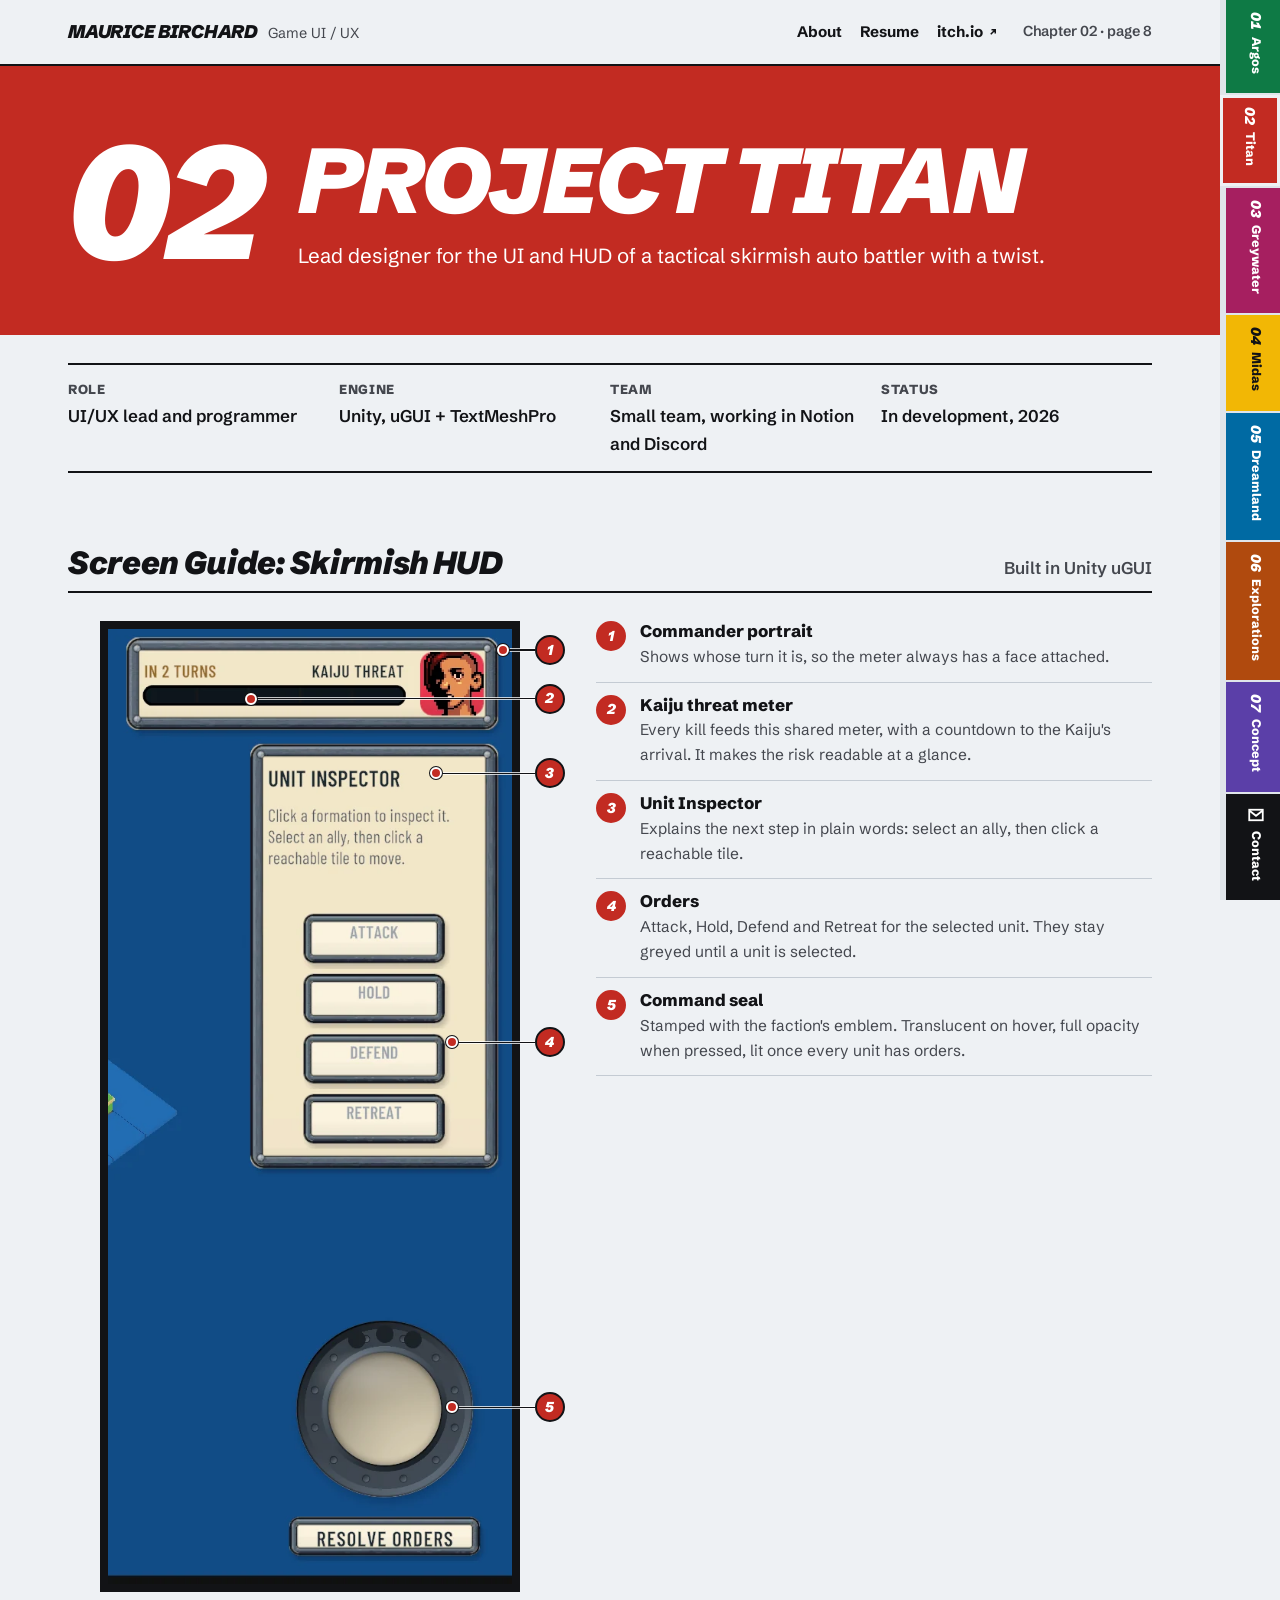
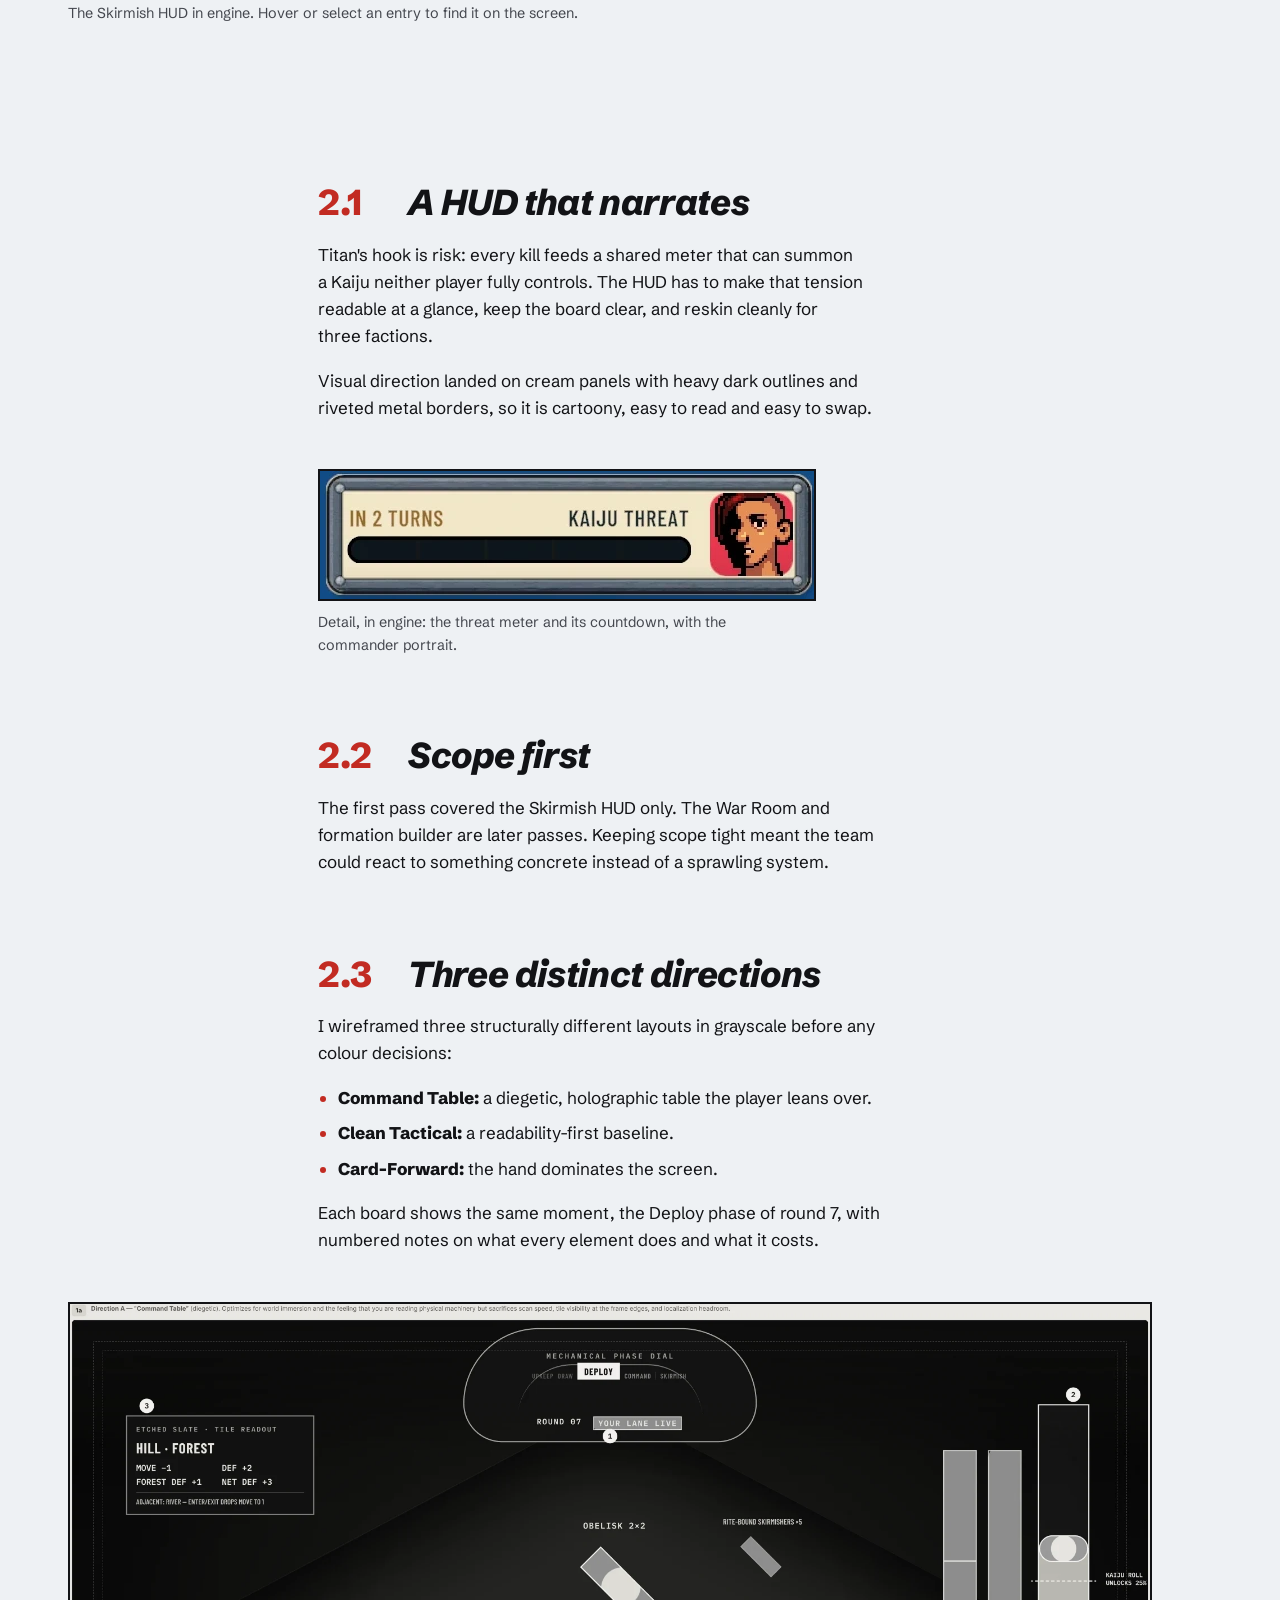
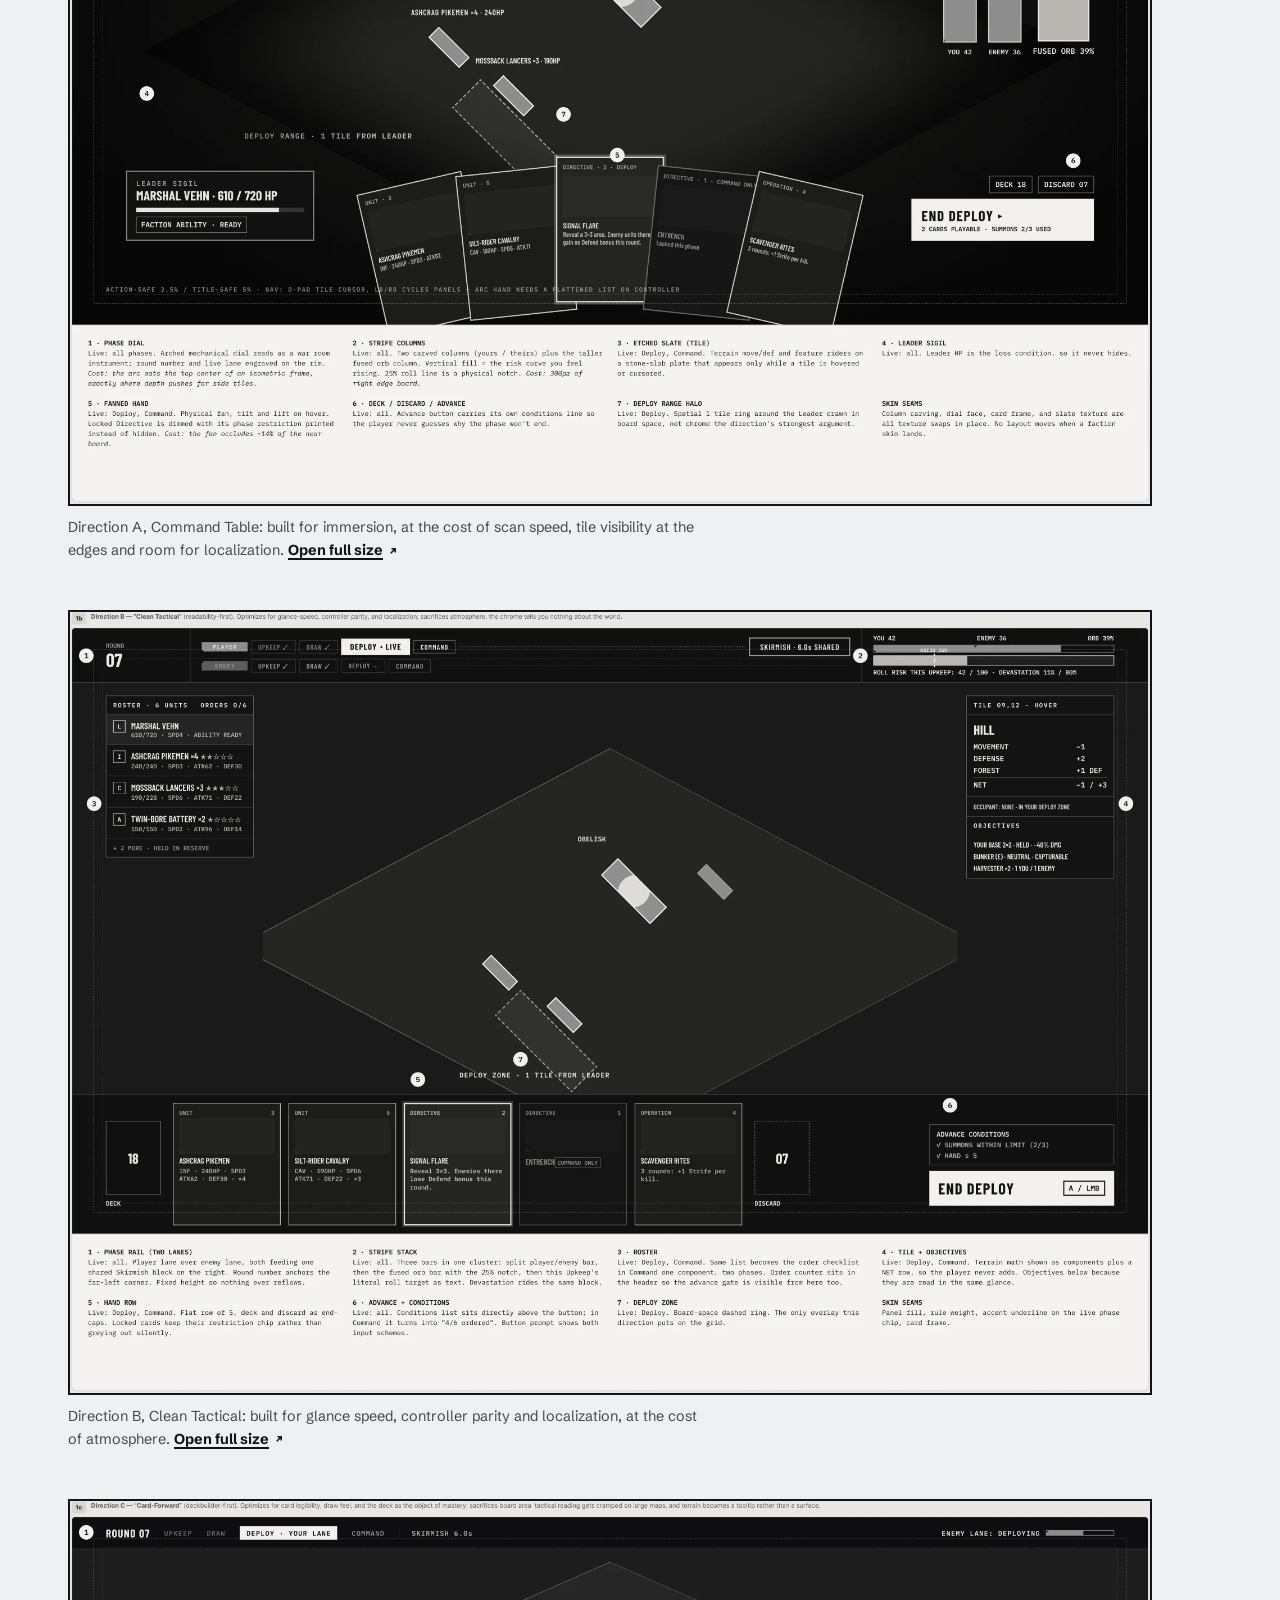
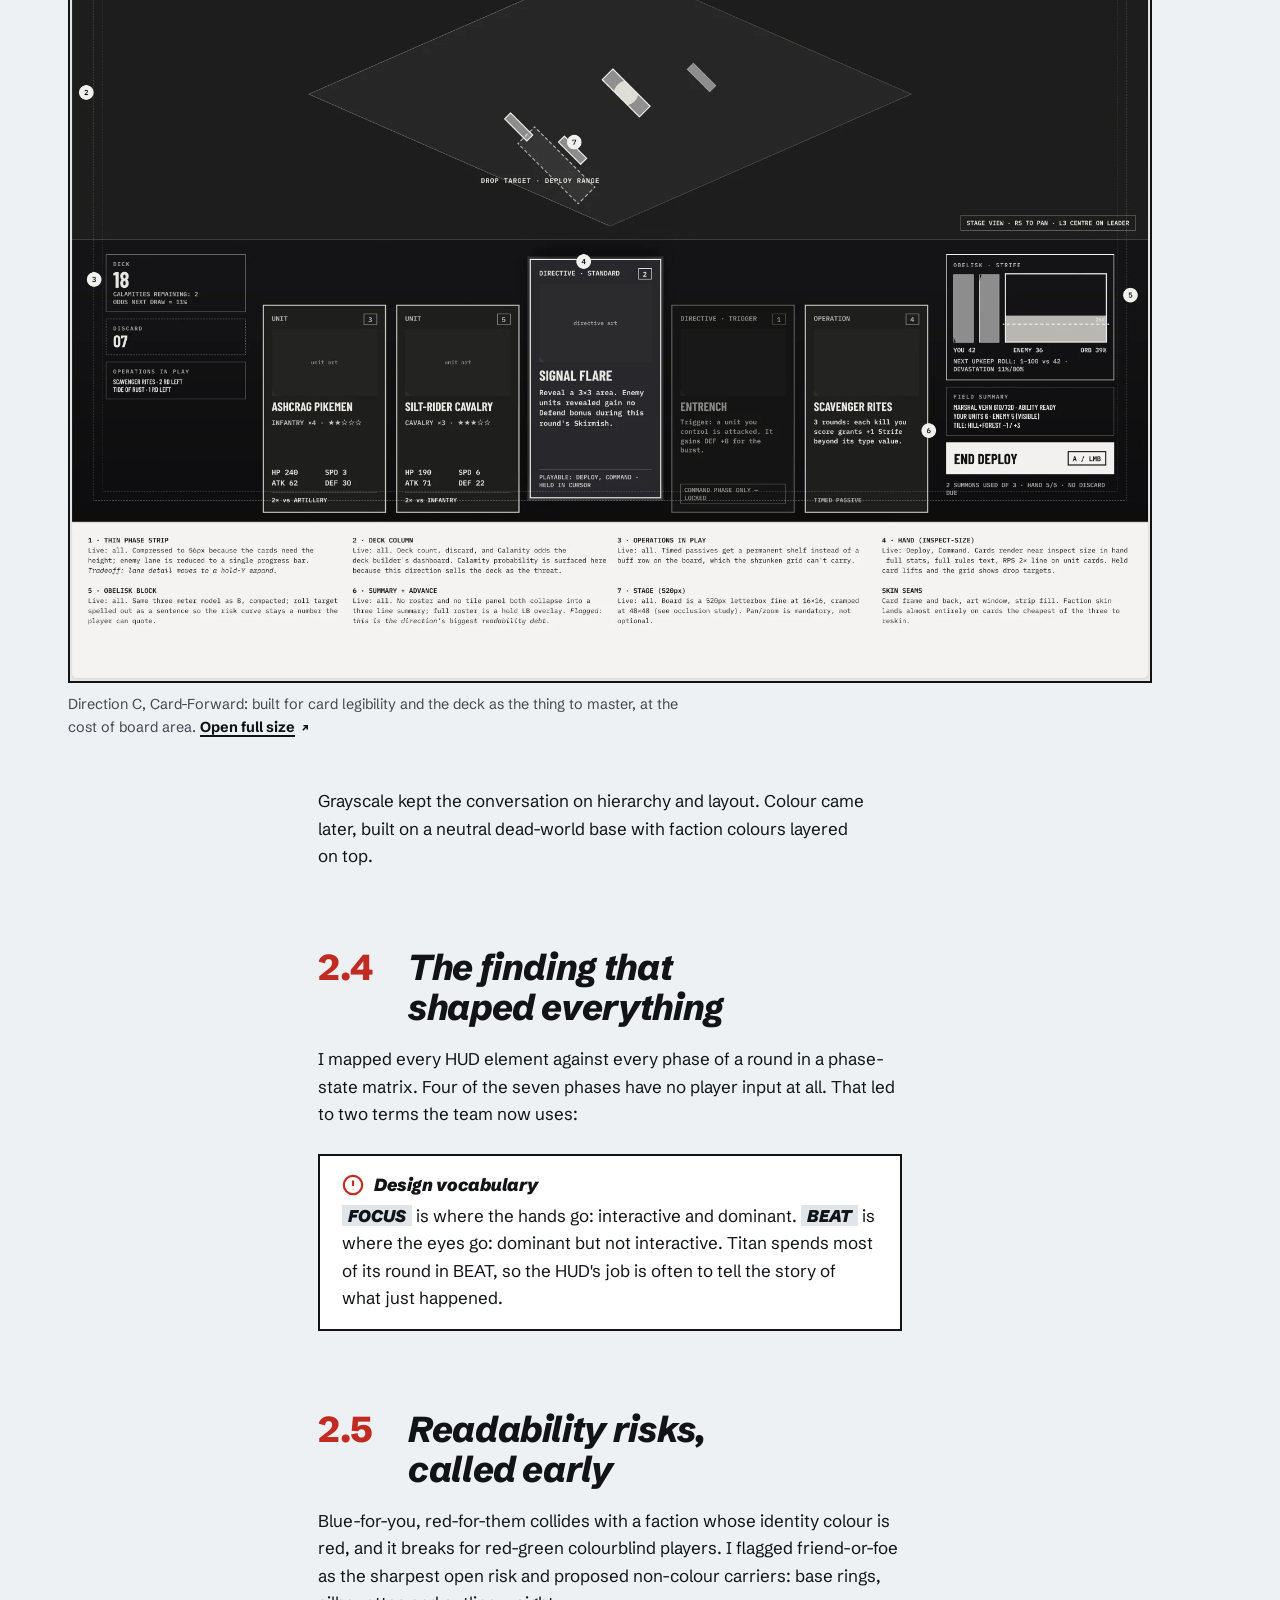
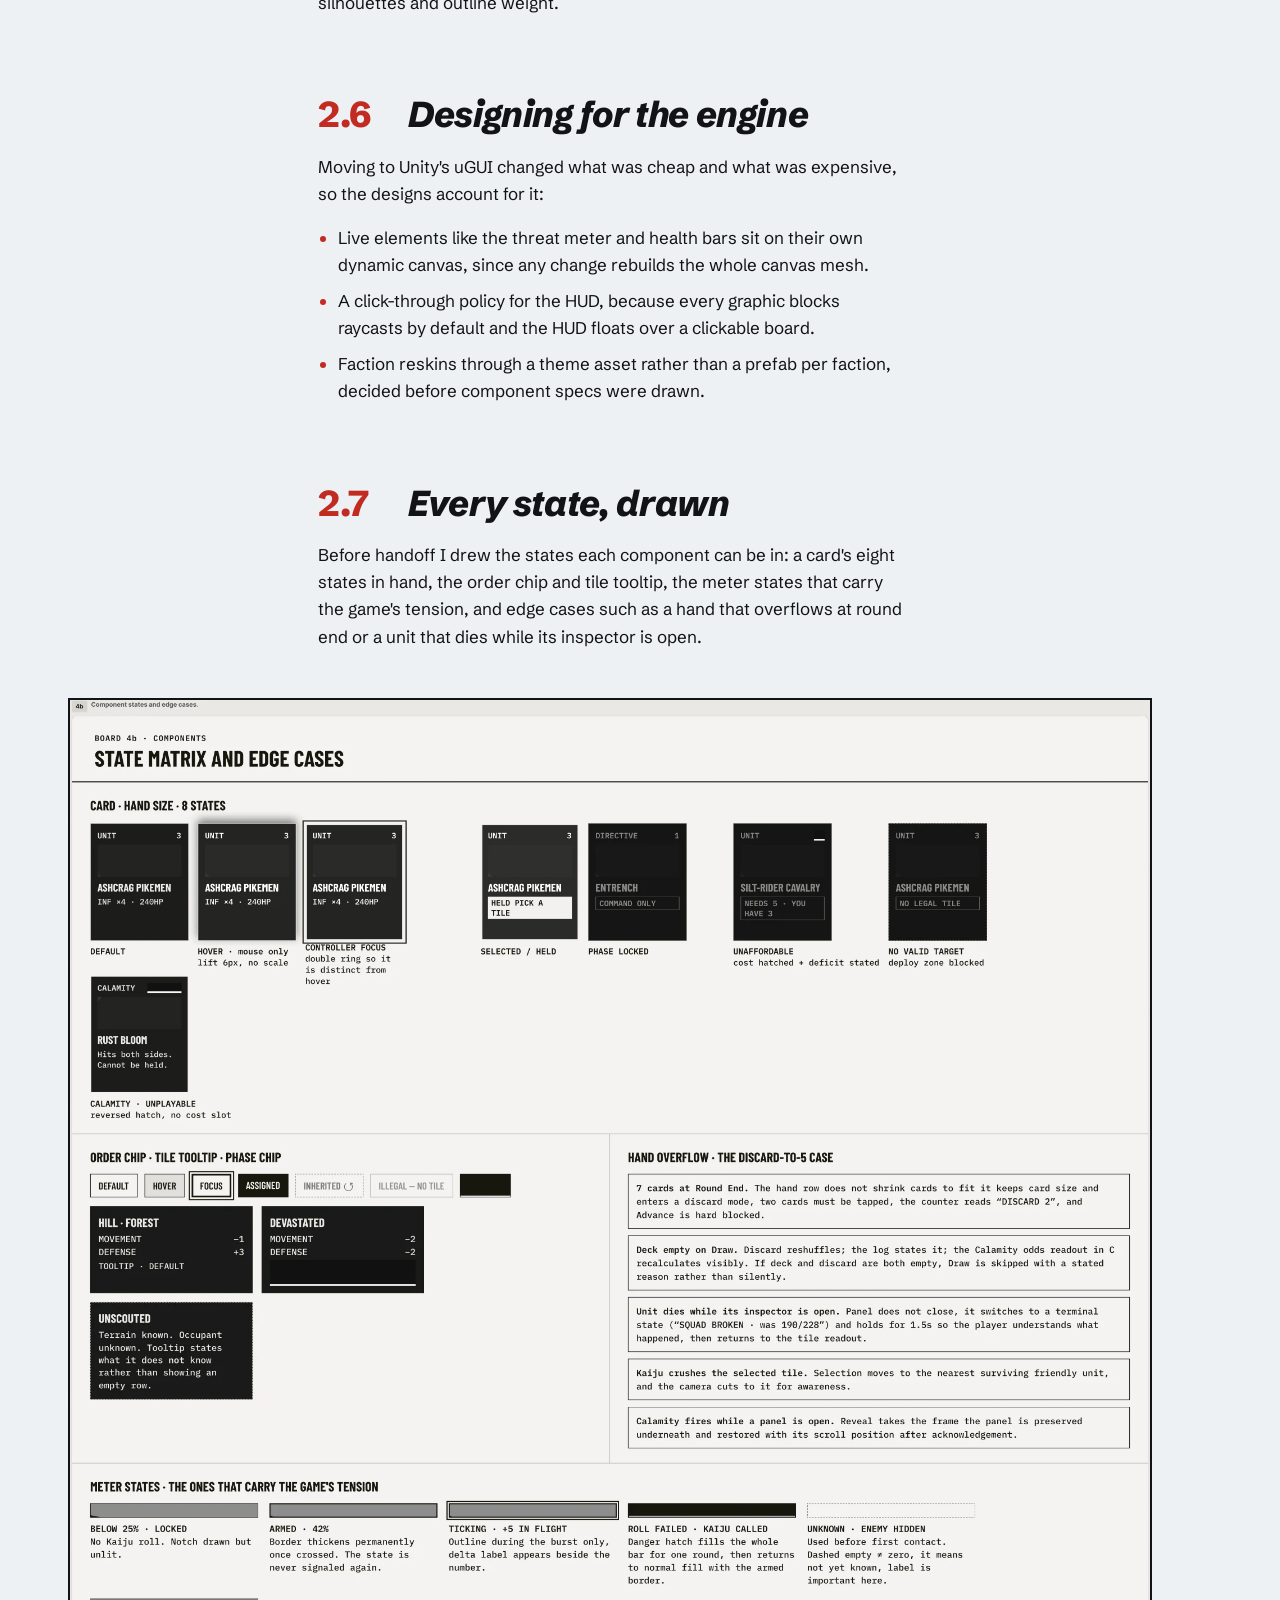
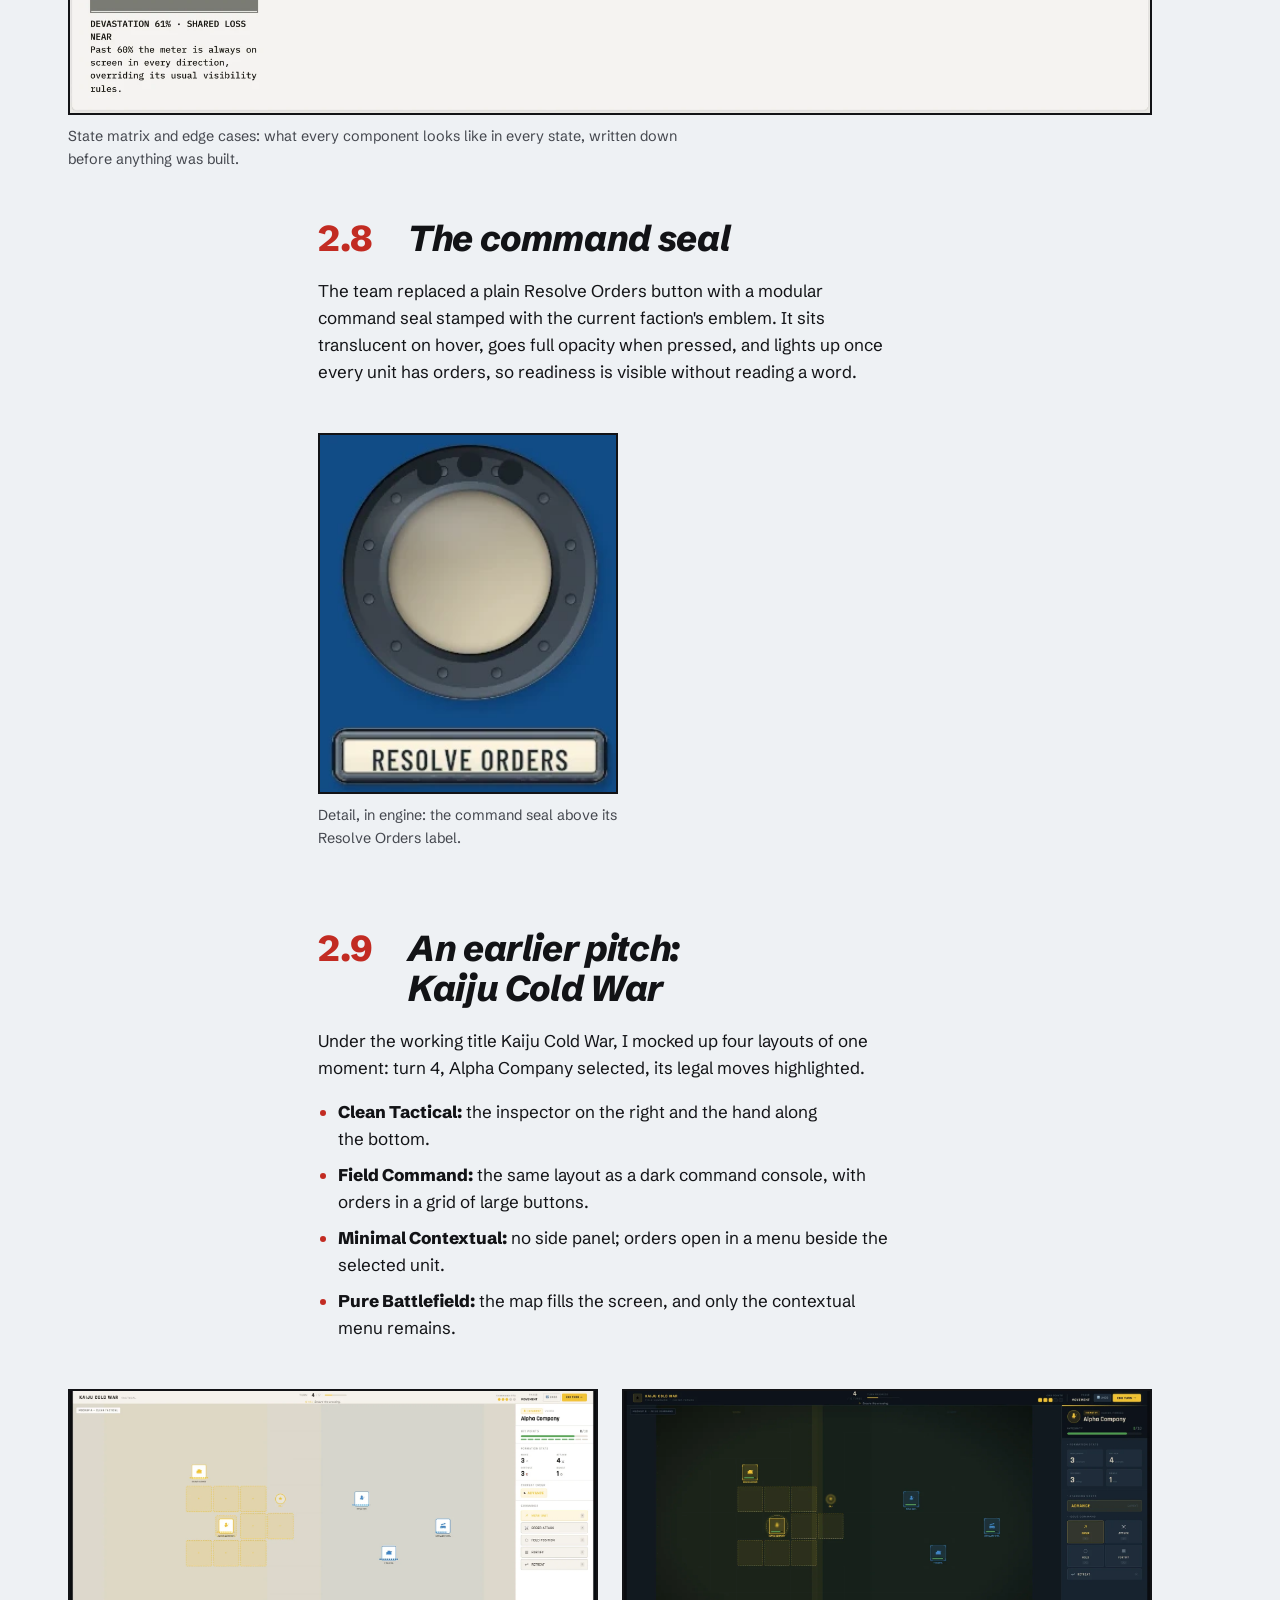
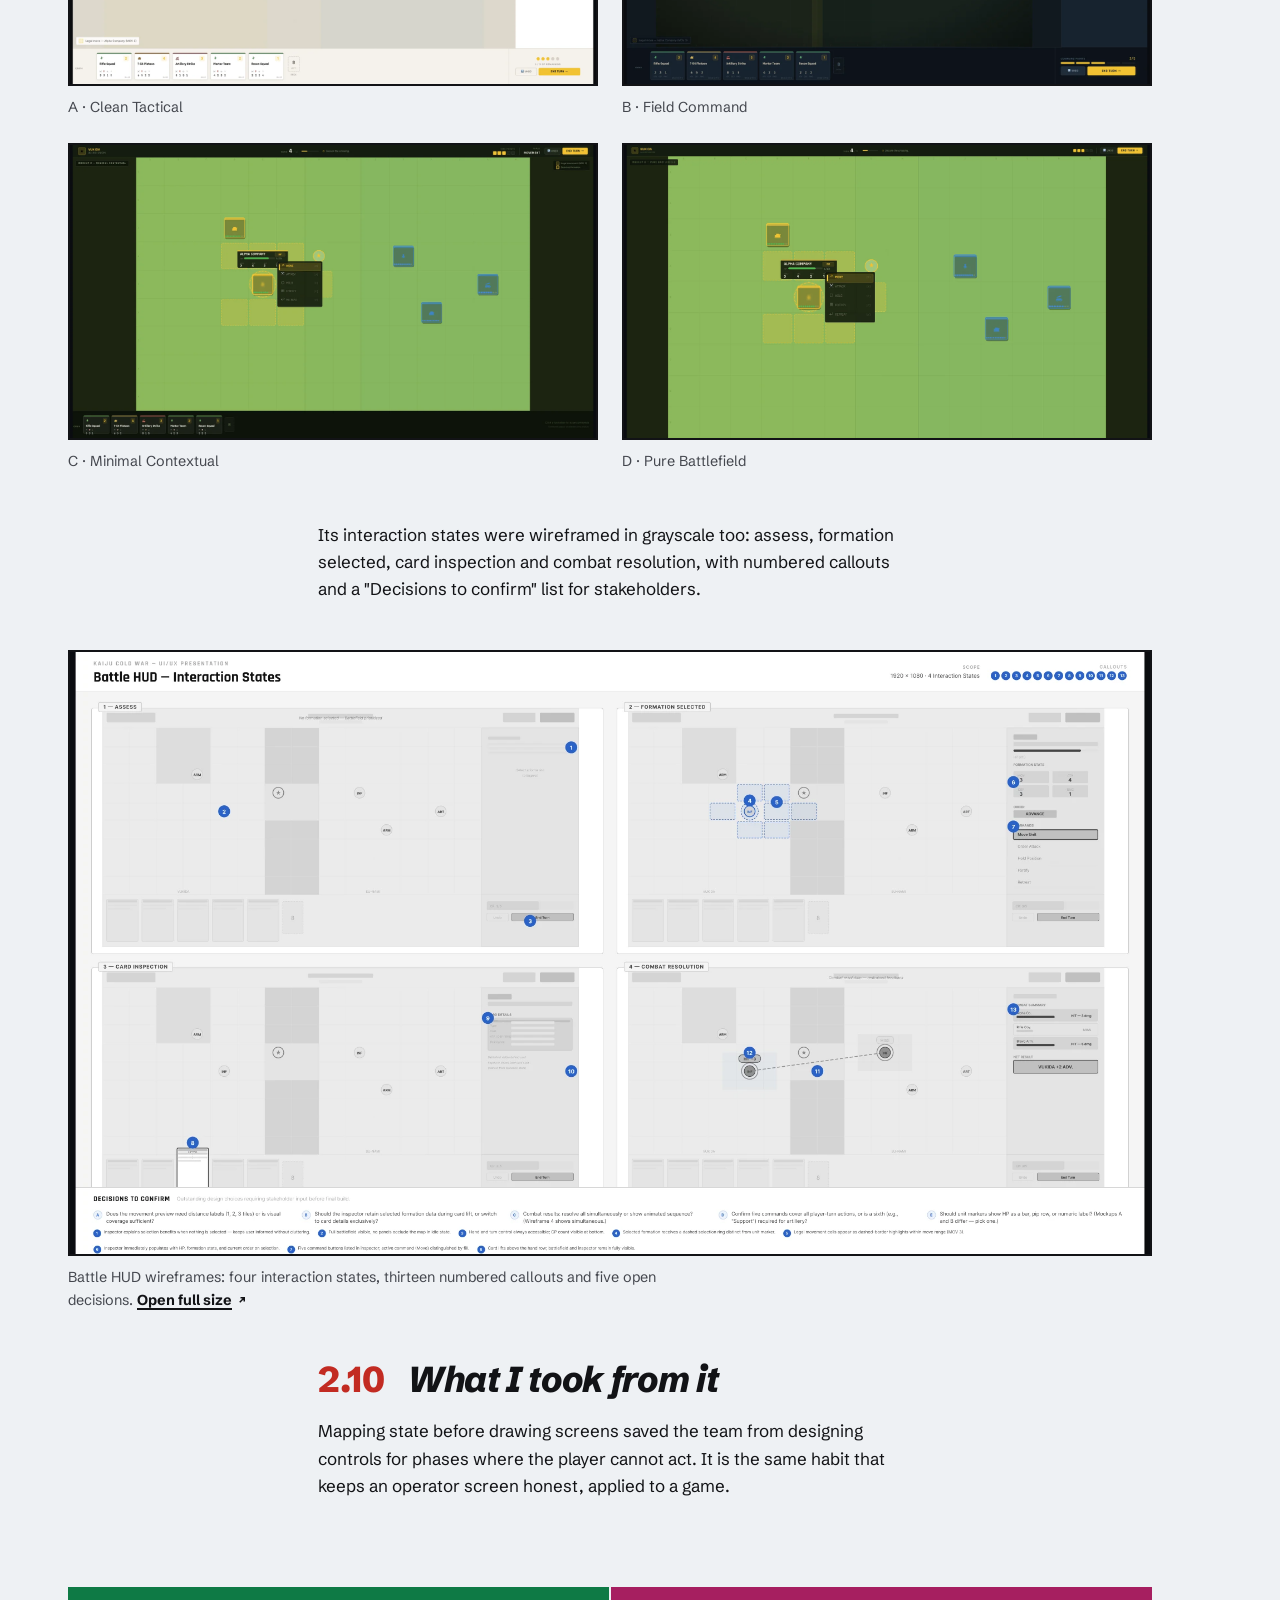
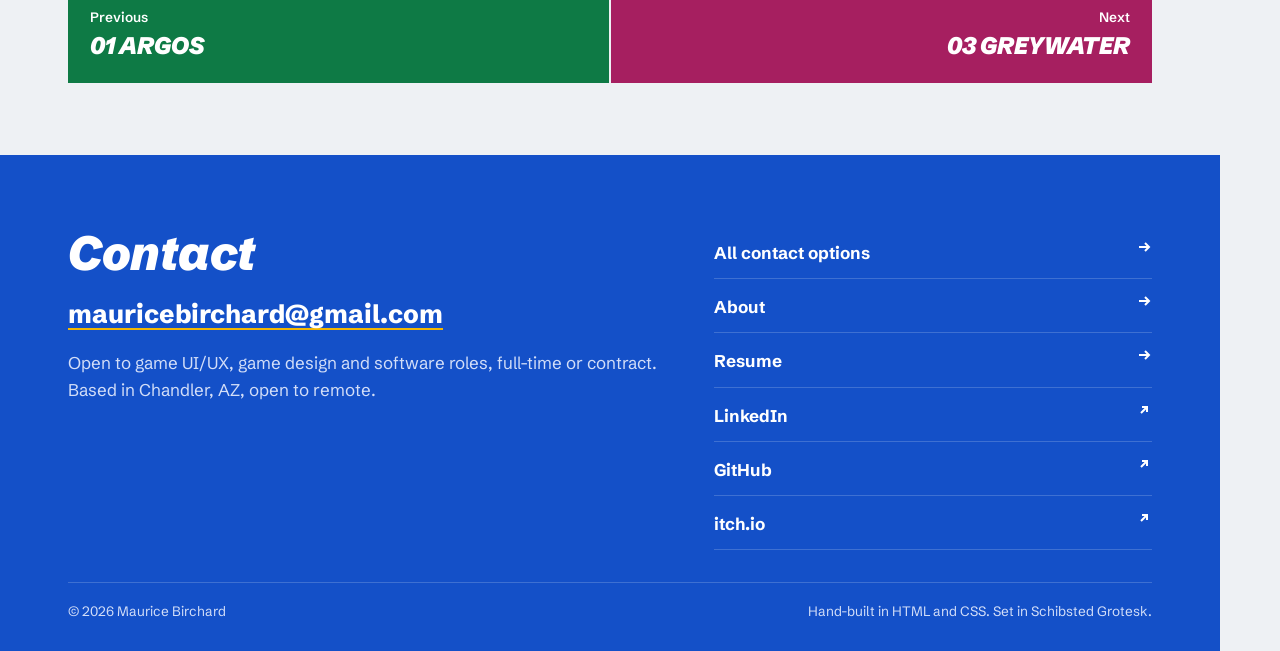
<file: work/project-titan.html>
<!doctype html>
<html lang="en">
<head>
<meta charset="utf-8">
<meta name="viewport" content="width=device-width, initial-scale=1">
<title>Project Titan | Maurice Birchard</title>
<meta name="description" content="Skirmish HUD for a tactical auto battler, from grayscale wireframes to Unity uGUI.">
<meta property="og:title" content="Project Titan | Maurice Birchard">
<meta property="og:description" content="Skirmish HUD for a tactical auto battler, from grayscale wireframes to Unity uGUI.">
<meta name="theme-color" content="#1450C8">
<link rel="icon" href="../assets/img/favicon.svg" type="image/svg+xml">
<link rel="preload" href="../assets/fonts/schibsted-grotesk-normal-400-900-latin.woff2" as="font" type="font/woff2" crossorigin>
<link rel="preload" href="../assets/fonts/schibsted-grotesk-italic-800-900-latin.woff2" as="font" type="font/woff2" crossorigin>
<link rel="stylesheet" href="../assets/css/style.css">
</head>
<body class="ch-titan">
<a class="skip-link" href="#main">Skip to content</a>
<nav class="tabs" aria-label="Chapters">
  <ol>
    <li class="ch-argos"><a href="../work/argos.html"><span class="num">01</span><span class="visually-hidden">Chapter 01: </span><span class="name">Argos</span></a></li>
    <li class="ch-titan"><a href="../work/project-titan.html" aria-current="page"><span class="num">02</span><span class="visually-hidden">Chapter 02: </span><span class="name">Titan</span></a></li>
    <li class="ch-greywater"><a href="../work/greywater.html"><span class="num">03</span><span class="visually-hidden">Chapter 03: </span><span class="name">Greywater</span></a></li>
    <li class="ch-midas"><a href="../work/midas.html"><span class="num">04</span><span class="visually-hidden">Chapter 04: </span><span class="name">Midas</span></a></li>
    <li class="ch-dreamland"><a href="../work/dreamland.html"><span class="num">05</span><span class="visually-hidden">Chapter 05: </span><span class="name">Dreamland</span></a></li>
    <li class="ch-explore"><a href="../work/shopping-list.html"><span class="num">06</span><span class="visually-hidden">Chapter 06: </span><span class="name">Explorations</span></a></li>
    <li class="ch-concept"><a href="../work/dreamland-concept.html"><span class="num">07</span><span class="visually-hidden">Chapter 07: </span><span class="name">Concept</span></a></li>
    <li class="ch-back tab-contact"><a href="../contact.html"><span class="num icon"><svg viewBox="0 0 24 24" aria-hidden="true" fill="none" stroke="currentColor" stroke-width="2.4"><rect x="3" y="5" width="18" height="14"/><path d="m3 6 9 7 9-7"/></svg></span><span class="name">Contact</span></a></li>
  </ol>
</nav>
<header class="runhead">
  <div class="wrap">
    <a class="wordmark" href="../index.html"><b>Maurice Birchard</b><span>Game UI / UX</span></a>
    <div class="runhead-end"><nav class="backlinks" aria-label="Back matter"><a href="../about.html">About</a><a href="../resume.html">Resume</a><a class="ext" href="https://moninja.itch.io/" rel="noopener">itch.io<svg viewBox="0 0 16 16" aria-hidden="true" fill="none" stroke="currentColor" stroke-width="2"><path d="M5 11 11 5M6 5h5v5"/></svg></a></nav><span class="folio">Chapter 02 &middot; page 8</span></div>
  </div>
</header>
<main id="main">
<section class="opener">
  <div class="wrap">
    <span class="chap" aria-hidden="true">02</span>
    <div>
      <h1 class="display"><span class="visually-hidden">Chapter 02: </span>Project Titan</h1>
      <p class="lede">Lead designer for the UI and HUD of a tactical skirmish auto battler with a twist.</p>
    </div>
  </div>
</section>
<div class="wrap specs-wrap"><dl class="specs"><div><dt>Role</dt><dd>UI/UX lead and programmer</dd></div><div><dt>Engine</dt><dd>Unity, uGUI + TextMeshPro</dd></div><div><dt>Team</dt><dd>Small team, working in Notion and Discord</dd></div><div><dt>Status</dt><dd>In development, 2026</dd></div></dl></div>
<section class="guide" aria-labelledby="guide-h">
  <div class="wrap">
    <div class="guide-title"><h2 id="guide-h">Screen Guide: Skirmish HUD</h2><p>Built in Unity uGUI</p></div>
    <div class="spread portrait">
      <figure class="plate">
        <img src="../assets/img/titan/hud-panel.webp" width="528" height="1248" alt="Skirmish HUD in Unity: Kaiju threat meter with commander portrait, Unit Inspector with four order buttons, and a riveted command seal">
      <span class="lead-line" data-n="1" style="--x:96%;--y:3.0%"></span><span class="pin" data-n="1" style="--x:96%;--y:3.0%" aria-hidden="true">1</span><span class="co" data-n="1" style="--x:96%;--y:3.0%" aria-hidden="true">1</span>
      <span class="lead-line" data-n="2" style="--x:36%;--y:8.0%"></span><span class="pin" data-n="2" style="--x:36%;--y:8.0%" aria-hidden="true">2</span><span class="co" data-n="2" style="--x:36%;--y:8.0%" aria-hidden="true">2</span>
      <span class="lead-line" data-n="3" style="--x:80%;--y:15.7%"></span><span class="pin" data-n="3" style="--x:80%;--y:15.7%" aria-hidden="true">3</span><span class="co" data-n="3" style="--x:80%;--y:15.7%" aria-hidden="true">3</span>
      <span class="lead-line" data-n="4" style="--x:84%;--y:43.4%"></span><span class="pin" data-n="4" style="--x:84%;--y:43.4%" aria-hidden="true">4</span><span class="co" data-n="4" style="--x:84%;--y:43.4%" aria-hidden="true">4</span>
      <span class="lead-line" data-n="5" style="--x:84%;--y:81%"></span><span class="pin" data-n="5" style="--x:84%;--y:81%" aria-hidden="true">5</span><span class="co" data-n="5" style="--x:84%;--y:81%" aria-hidden="true">5</span>
      </figure>
      <ol class="legend" aria-label="Screen elements">
      <li data-n="1"><span class="co" aria-hidden="true">1</span><div><b><span class="visually-hidden">1. </span>Commander portrait</b><p>Shows whose turn it is, so the meter always has a face attached.</p></div></li>
      <li data-n="2"><span class="co" aria-hidden="true">2</span><div><b><span class="visually-hidden">2. </span>Kaiju threat meter</b><p>Every kill feeds this shared meter, with a countdown to the Kaiju's arrival. It makes the risk readable at a glance.</p></div></li>
      <li data-n="3"><span class="co" aria-hidden="true">3</span><div><b><span class="visually-hidden">3. </span>Unit Inspector</b><p>Explains the next step in plain words: select an ally, then click a reachable tile.</p></div></li>
      <li data-n="4"><span class="co" aria-hidden="true">4</span><div><b><span class="visually-hidden">4. </span>Orders</b><p>Attack, Hold, Defend and Retreat for the selected unit. They stay greyed until a unit is selected.</p></div></li>
      <li data-n="5"><span class="co" aria-hidden="true">5</span><div><b><span class="visually-hidden">5. </span>Command seal</b><p>Stamped with the faction's emblem. Translucent on hover, full opacity when pressed, lit once every unit has orders.</p></div></li>
      </ol>
    </div>
    <p class="plate-cap">The Skirmish HUD in engine. <span class="how">Select an entry to find it on the screen.</span></p>
  </div>
</section>
<section class="section">
  <div class="wrap prose">
    <h2>A HUD that narrates</h2>
    <p>Titan's hook is risk: every kill feeds a shared meter that can summon a Kaiju neither player fully controls. The HUD has to make that tension readable at a glance, keep the board clear, and reskin cleanly for three factions.</p>
    <p>Visual direction landed on cream panels with heavy dark outlines and riveted metal borders, so it is cartoony, easy to read and easy to swap.</p>
    <figure class="figure w-494"><img src="../assets/img/titan/meter-detail.webp" width="494" height="128" alt="Detail of the Kaiju threat meter: IN 2 TURNS on the left, KAIJU THREAT on the right, an empty meter bar, and the commander portrait" loading="lazy"><figcaption>Detail, in engine: the threat meter and its countdown, with the commander portrait.</figcaption></figure>

    <h2>Scope first</h2>
    <p>The first pass covered the Skirmish HUD only. The War Room and formation builder are later passes. Keeping scope tight meant the team could react to something concrete instead of a sprawling system.</p>

    <h2>Three distinct directions</h2>
    <p>I wireframed three structurally different layouts in grayscale before any colour decisions:</p>
    <ul>
      <li><strong>Command Table:</strong> a diegetic, holographic table the player leans over.</li>
      <li><strong>Clean Tactical:</strong> a readability-first baseline.</li>
      <li><strong>Card-Forward:</strong> the hand dominates the screen.</li>
    </ul>
    <p>Each board shows the same moment, the Deploy phase of round 7, with numbered notes on what every element does and what it costs.</p>
  </div>
  <div class="wrap">
    <figure class="figure"><img src="../assets/img/titan/direction-a-command-table.webp" width="1922" height="1425" alt="Direction A, Command Table: a grayscale isometric board inside a dark frame, with an arched mechanical phase dial at the top, strife columns on the right, a fanned hand of cards along the bottom and seven numbered notes below" loading="lazy"><figcaption>Direction A, Command Table: built for immersion, at the cost of scan speed, tile visibility at the edges and room for localization. <a class="full" href="../assets/img/titan/direction-a-command-table.webp">Open full size<svg viewBox="0 0 16 16" aria-hidden="true" fill="none" stroke="currentColor" stroke-width="2"><path d="M5 11 11 5M6 5h5v5"/></svg></a></figcaption></figure>
    <figure class="figure"><img src="../assets/img/titan/direction-b-clean-tactical.webp" width="1922" height="1389" alt="Direction B, Clean Tactical: a two-lane phase rail across the top, a roster on the left, tile and objective panels on the right, a flat row of cards along the bottom and seven numbered notes below" loading="lazy"><figcaption>Direction B, Clean Tactical: built for glance speed, controller parity and localization, at the cost of atmosphere. <a class="full" href="../assets/img/titan/direction-b-clean-tactical.webp">Open full size<svg viewBox="0 0 16 16" aria-hidden="true" fill="none" stroke="currentColor" stroke-width="2"><path d="M5 11 11 5M6 5h5v5"/></svg></a></figcaption></figure>
    <figure class="figure"><img src="../assets/img/titan/direction-c-card-forward.webp" width="1922" height="1389" alt="Direction C, Card-Forward: a thin phase strip, a smaller board in the upper half, and large inspect-size cards with full rules text across the lower half, with seven numbered notes below" loading="lazy"><figcaption>Direction C, Card-Forward: built for card legibility and the deck as the thing to master, at the cost of board area. <a class="full" href="../assets/img/titan/direction-c-card-forward.webp">Open full size<svg viewBox="0 0 16 16" aria-hidden="true" fill="none" stroke="currentColor" stroke-width="2"><path d="M5 11 11 5M6 5h5v5"/></svg></a></figcaption></figure>
  </div>
  <div class="wrap prose">
    <p>Grayscale kept the conversation on hierarchy and layout. Colour came later, built on a neutral dead-world base with faction colours layered on top.</p>

    <h2>The finding that shaped everything</h2>
    <p>I mapped every HUD element against every phase of a round in a phase-state matrix. Four of the seven phases have no player input at all. That led to two terms the team now uses:</p>
    <div class="note">
      <h3><svg viewBox="0 0 24 24" aria-hidden="true" fill="none" stroke="currentColor" stroke-width="2.4"><circle cx="12" cy="12" r="10"/><path d="M12 7v6M12 16.5v.5"/></svg>Design vocabulary</h3>
      <p><span class="term">FOCUS</span> is where the hands go: interactive and dominant. <span class="term">BEAT</span> is where the eyes go: dominant but not interactive. Titan spends most of its round in BEAT, so the HUD's job is often to tell the story of what just happened.</p>
    </div>

    <h2>Readability risks, called early</h2>
    <p>Blue-for-you, red-for-them collides with a faction whose identity colour is red, and it breaks for red-green colourblind players. I flagged friend-or-foe as the sharpest open risk and proposed non-colour carriers: base rings, silhouettes and outline weight.</p>

    <h2>Designing for the engine</h2>
    <p>Moving to Unity's uGUI changed what was cheap and what was expensive, so the designs account for it:</p>
    <ul>
      <li>Live elements like the threat meter and health bars sit on their own dynamic canvas, since any change rebuilds the whole canvas mesh.</li>
      <li>A click-through policy for the HUD, because every graphic blocks raycasts by default and the HUD floats over a clickable board.</li>
      <li>Faction reskins through a theme asset rather than a prefab per faction, decided before component specs were drawn.</li>
    </ul>

    <h2>Every state, drawn</h2>
    <p>Before handoff I drew the states each component can be in: a card's eight states in hand, the order chip and tile tooltip, the meter states that carry the game's tension, and edge cases such as a hand that overflows at round end or a unit that dies while its inspector is open.</p>
  </div>
  <div class="wrap">
    <figure class="figure"><img src="../assets/img/titan/state-matrix.webp" width="1922" height="1803" alt="State matrix and edge cases board: a card shown in eight hand states, order chip and tile tooltip states, five written hand-overflow and edge cases, and six Kaiju meter states" loading="lazy"><figcaption>State matrix and edge cases: what every component looks like in every state, written down before anything was built.</figcaption></figure>
  </div>
  <div class="wrap prose">

    <h2>The command seal</h2>
    <p>The team replaced a plain Resolve Orders button with a modular command seal stamped with the current faction's emblem. It sits translucent on hover, goes full opacity when pressed, and lights up once every unit has orders, so readiness is visible without reading a word.</p>
    <figure class="figure w-sm"><img src="../assets/img/titan/seal-detail.webp" width="268" height="323" alt="Detail of the command seal: a riveted round button above the Resolve Orders label" loading="lazy"><figcaption>Detail, in engine: the command seal above its Resolve Orders label.</figcaption></figure>

    <h2>An earlier pitch: Kaiju Cold War</h2>
    <p>Under the working title Kaiju Cold War, I mocked up four layouts of one moment: turn 4, Alpha Company selected, its legal moves highlighted.</p>
    <ul>
      <li><strong>Clean Tactical:</strong> the inspector on the right and the hand along the bottom.</li>
      <li><strong>Field Command:</strong> the same layout as a dark command console, with orders in a grid of large buttons.</li>
      <li><strong>Minimal Contextual:</strong> no side panel; orders open in a menu beside the selected unit.</li>
      <li><strong>Pure Battlefield:</strong> the map fills the screen, and only the contextual menu remains.</li>
    </ul>
  </div>
  <div class="wrap">
    <div class="quad">
      <figure class="figure"><img src="../assets/img/titan/mockup-a-clean-tactical.webp" width="1600" height="891" alt="Mockup A, Clean Tactical: a light battlefield grid with Alpha Company selected, its legal moves outlined, an inspector panel with stats and five commands on the right, and a hand of unit cards along the bottom" loading="lazy"><figcaption>A &middot; Clean Tactical</figcaption></figure>
      <figure class="figure"><img src="../assets/img/titan/mockup-b-field-command.webp" width="1600" height="891" alt="Mockup B, Field Command: the same battlefield as a dark console, with the inspector showing integrity, formation stats and a grid of Move, Attack, Hold and Fortify buttons" loading="lazy"><figcaption>B &middot; Field Command</figcaption></figure>
      <figure class="figure"><img src="../assets/img/titan/mockup-c-minimal-contextual.webp" width="1600" height="891" alt="Mockup C, Minimal Contextual: a green grid map with no side panel; a small card above Alpha Company shows its stats and a menu beside it lists Move, Attack, Hold, Fortify and Retreat" loading="lazy"><figcaption>C &middot; Minimal Contextual</figcaption></figure>
      <figure class="figure"><img src="../assets/img/titan/mockup-d-pure-battlefield.webp" width="1600" height="891" alt="Mockup D, Pure Battlefield: the green map fills the screen and the same contextual menu opens beside Alpha Company, with no hand or inspector" loading="lazy"><figcaption>D &middot; Pure Battlefield</figcaption></figure>
    </div>
  </div>
  <div class="wrap prose">
    <p>Its interaction states were wireframed in grayscale too: assess, formation selected, card inspection and combat resolution, with numbered callouts and a "Decisions to confirm" list for stakeholders.</p>
  </div>
  <div class="wrap">
    <figure class="figure"><img src="../assets/img/titan/wireframes-interaction-states.webp" width="1940" height="1080" alt="Grayscale wireframes of the battle HUD in four interaction states (assess, formation selected, card inspection, combat resolution) with thirteen numbered callouts and a list of five decisions to confirm" loading="lazy"><figcaption>Battle HUD wireframes: four interaction states, thirteen numbered callouts and five open decisions. <a class="full" href="../assets/img/titan/wireframes-interaction-states.webp">Open full size<svg viewBox="0 0 16 16" aria-hidden="true" fill="none" stroke="currentColor" stroke-width="2"><path d="M5 11 11 5M6 5h5v5"/></svg></a></figcaption></figure>
  </div>
  <div class="wrap prose">
    <h2>What I took from it</h2>
    <p>Mapping state before drawing screens saved the team from designing controls for phases where the player cannot act. It is the same habit that keeps an operator screen honest, applied to a game.</p>
  </div>
  <div class="wrap"><nav class="turn" aria-label="Turn the page"><a class="prev ch-argos" href="../work/argos.html"><small>Previous</small><b>01 Argos</b></a><a class="next ch-greywater" href="../work/greywater.html"><small>Next</small><b>03 Greywater</b></a></nav></div>
</section>
</main>
<footer class="backcover">
  <div class="wrap">
    <div>
      <h2>Contact</h2>
      <a class="mail" href="mailto:mauricebirchard@gmail.com">mauricebirchard@gmail.com</a>
      <p>Open to game UI/UX, game design and software roles, full-time or contract. Based in Chandler, AZ, open to remote.</p>
    </div>
    <ul>
      <li><a href="../contact.html">All contact options <svg viewBox="0 0 16 16" aria-hidden="true" fill="none" stroke="currentColor" stroke-width="2"><path d="M3 8h10M9 4l4 4-4 4"/></svg></a></li>
      <li><a href="../about.html">About <svg viewBox="0 0 16 16" aria-hidden="true" fill="none" stroke="currentColor" stroke-width="2"><path d="M3 8h10M9 4l4 4-4 4"/></svg></a></li>
      <li><a href="../resume.html">Resume <svg viewBox="0 0 16 16" aria-hidden="true" fill="none" stroke="currentColor" stroke-width="2"><path d="M3 8h10M9 4l4 4-4 4"/></svg></a></li>
      <li><a href="https://www.linkedin.com/in/mauricebirchard/" rel="noopener">LinkedIn <svg viewBox="0 0 16 16" aria-hidden="true" fill="none" stroke="currentColor" stroke-width="2"><path d="M5 11 11 5M6 5h5v5"/></svg></a></li>
      <li><a href="https://github.com/moninja92" rel="noopener">GitHub <svg viewBox="0 0 16 16" aria-hidden="true" fill="none" stroke="currentColor" stroke-width="2"><path d="M5 11 11 5M6 5h5v5"/></svg></a></li>
      <li><a href="https://moninja.itch.io/" rel="noopener">itch.io <svg viewBox="0 0 16 16" aria-hidden="true" fill="none" stroke="currentColor" stroke-width="2"><path d="M5 11 11 5M6 5h5v5"/></svg></a></li>
    </ul>
    <div class="colophon"><span>&copy; <span id="year">2026</span> Maurice Birchard</span><span>Hand-built in HTML and CSS. Set in Schibsted Grotesk.</span></div>
  </div>
</footer>
<script src="../assets/js/main.js"></script>
</body>
</html>
</file>
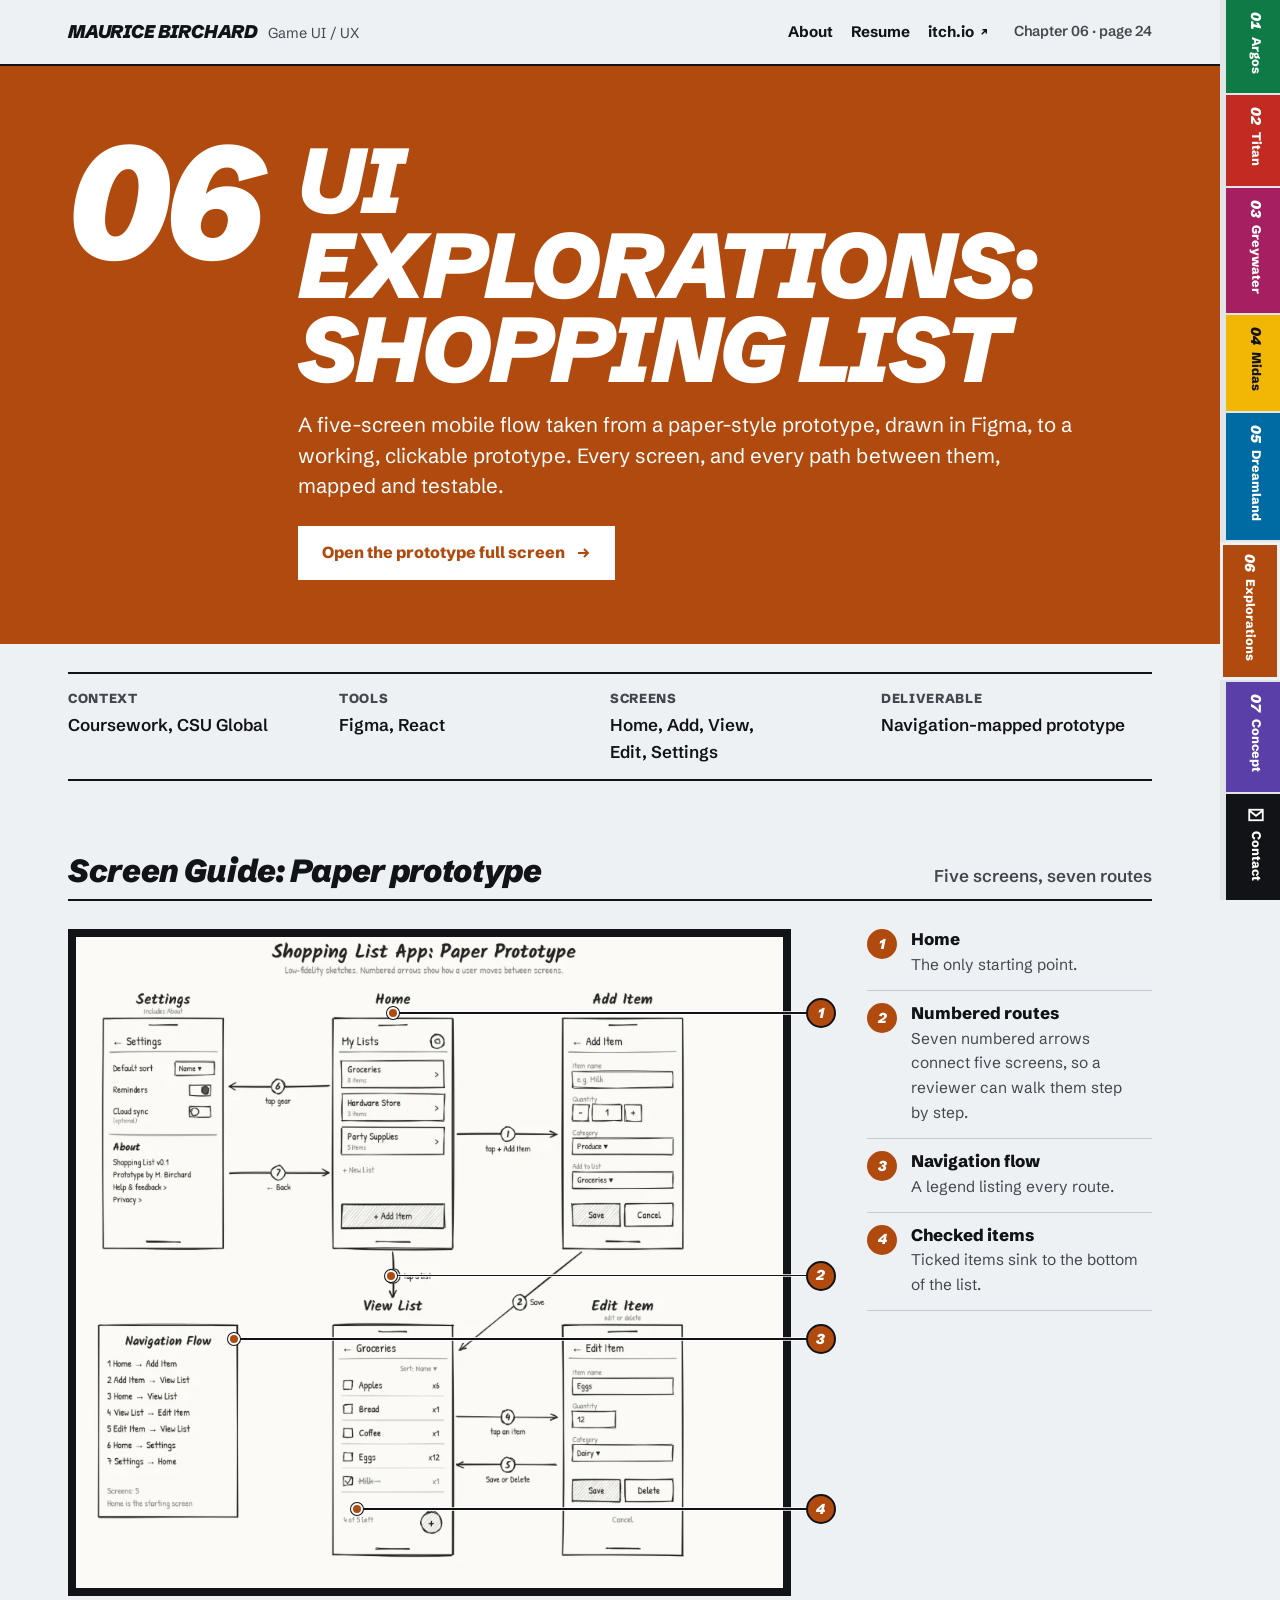
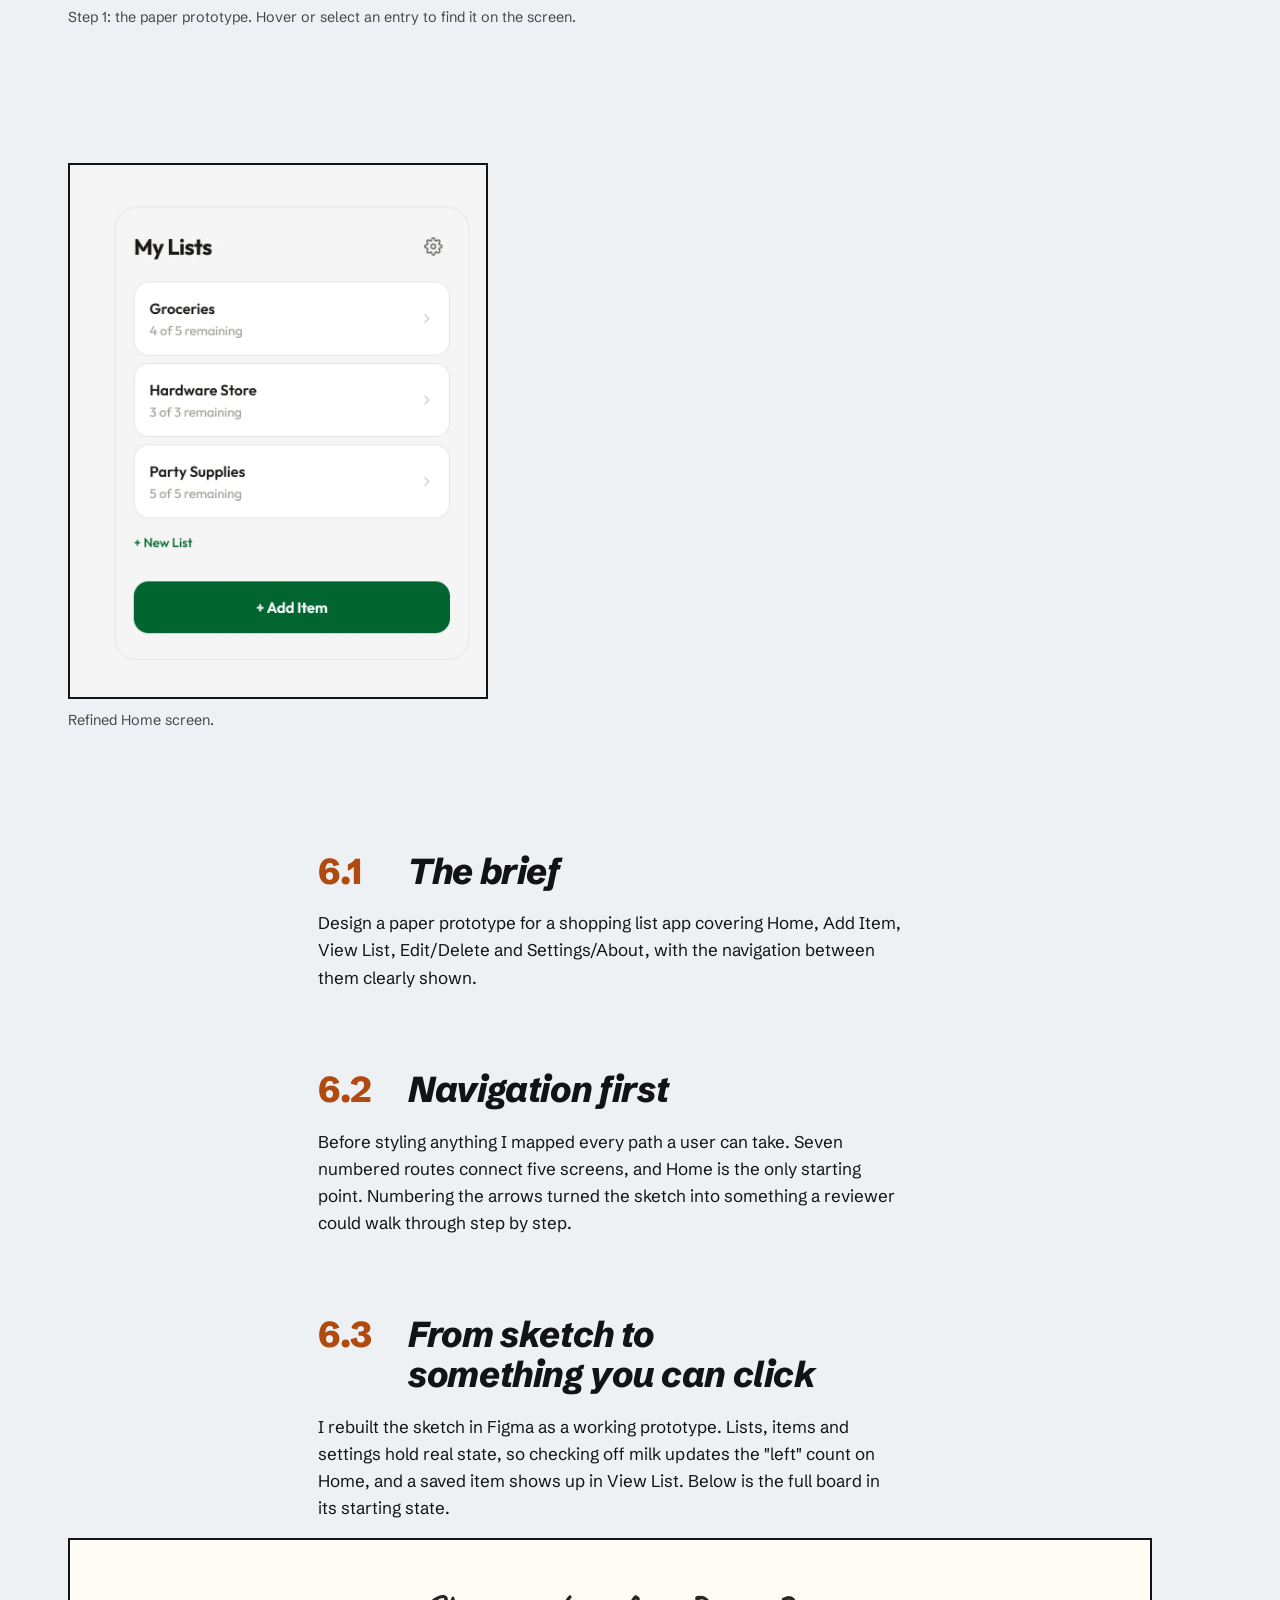
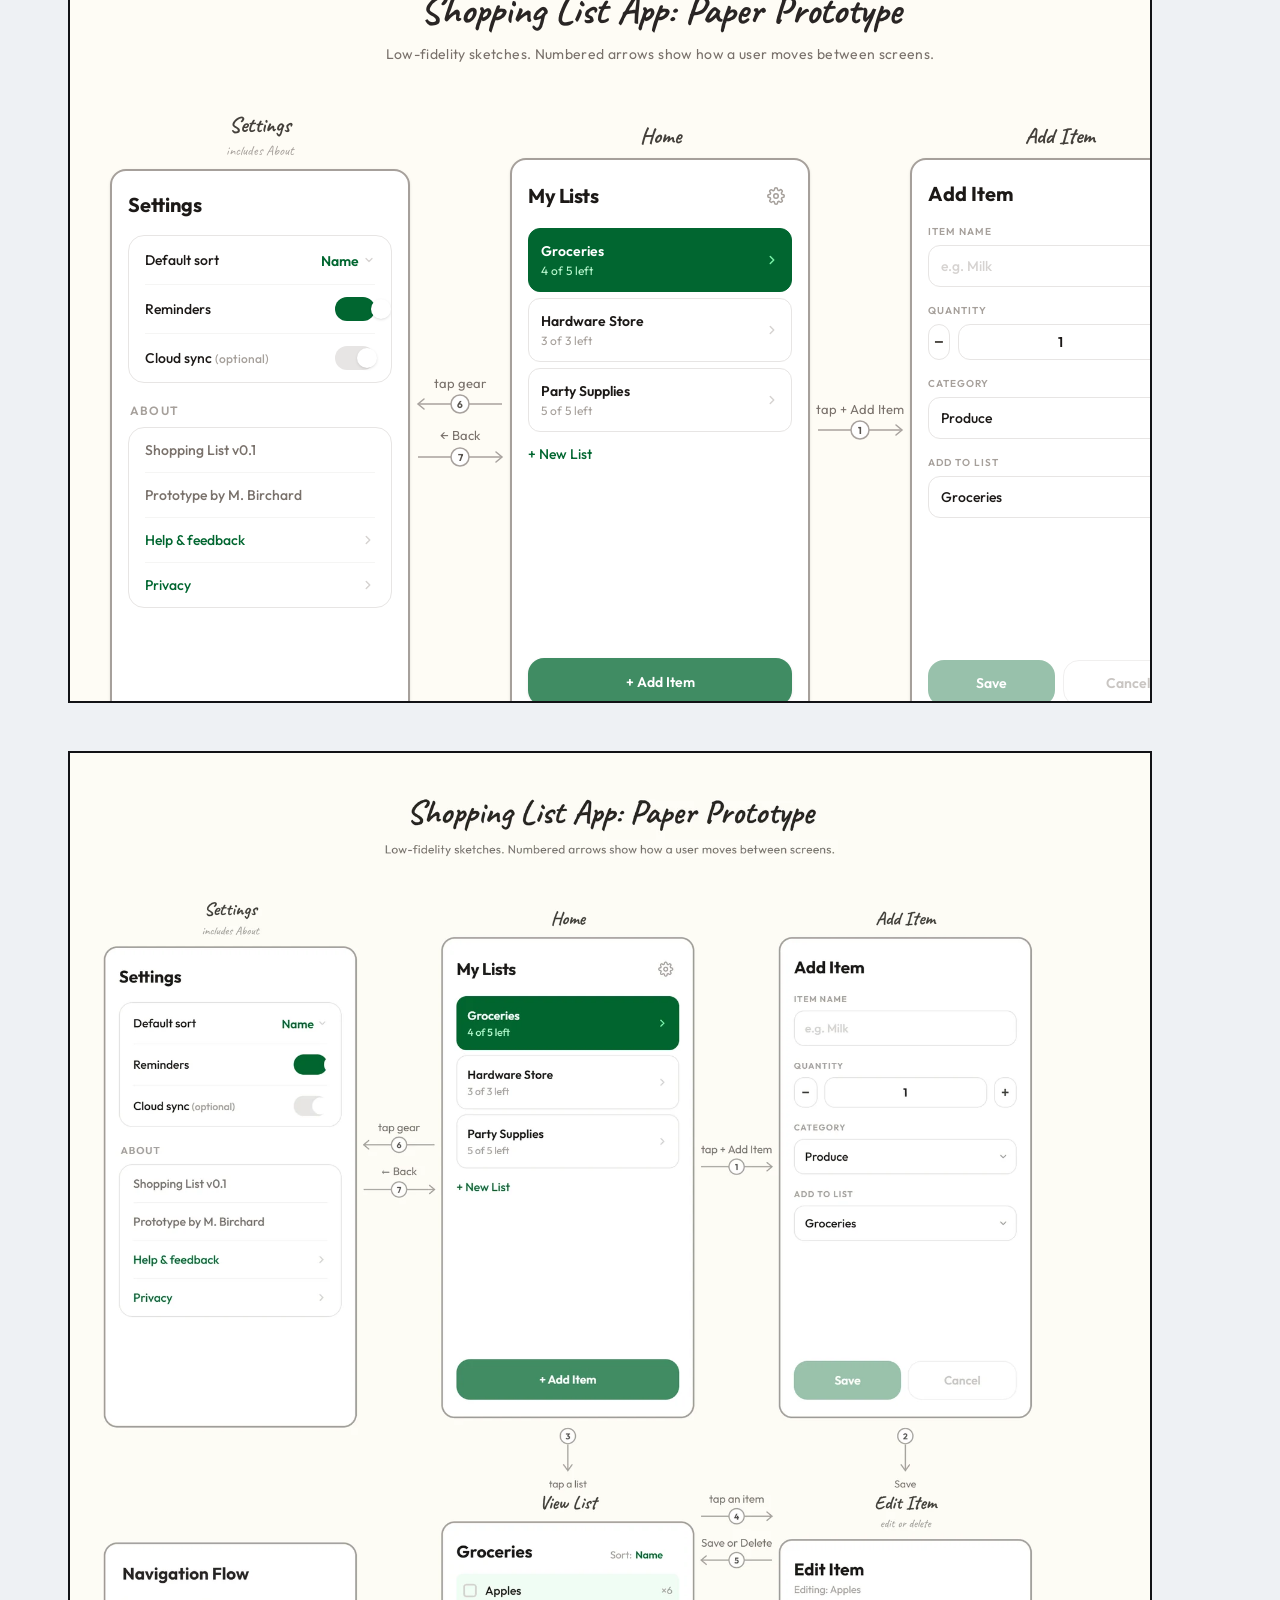
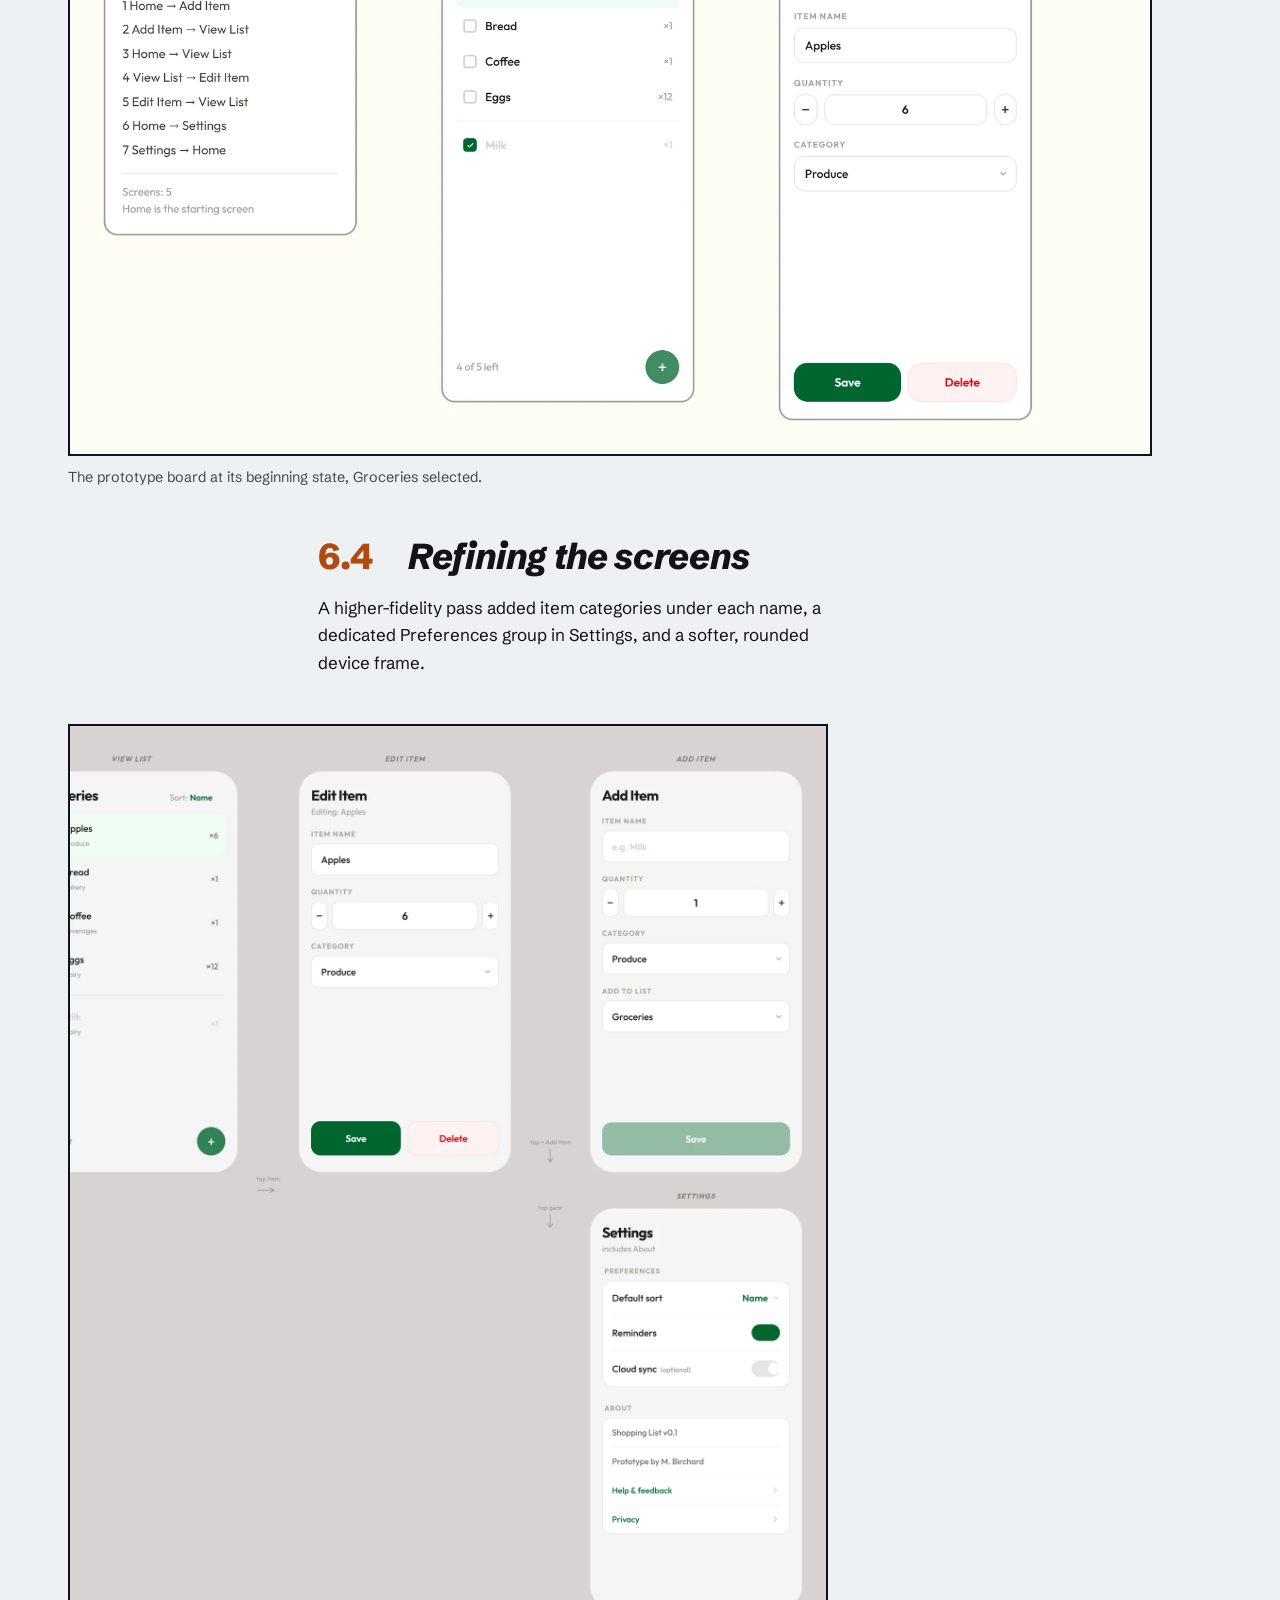
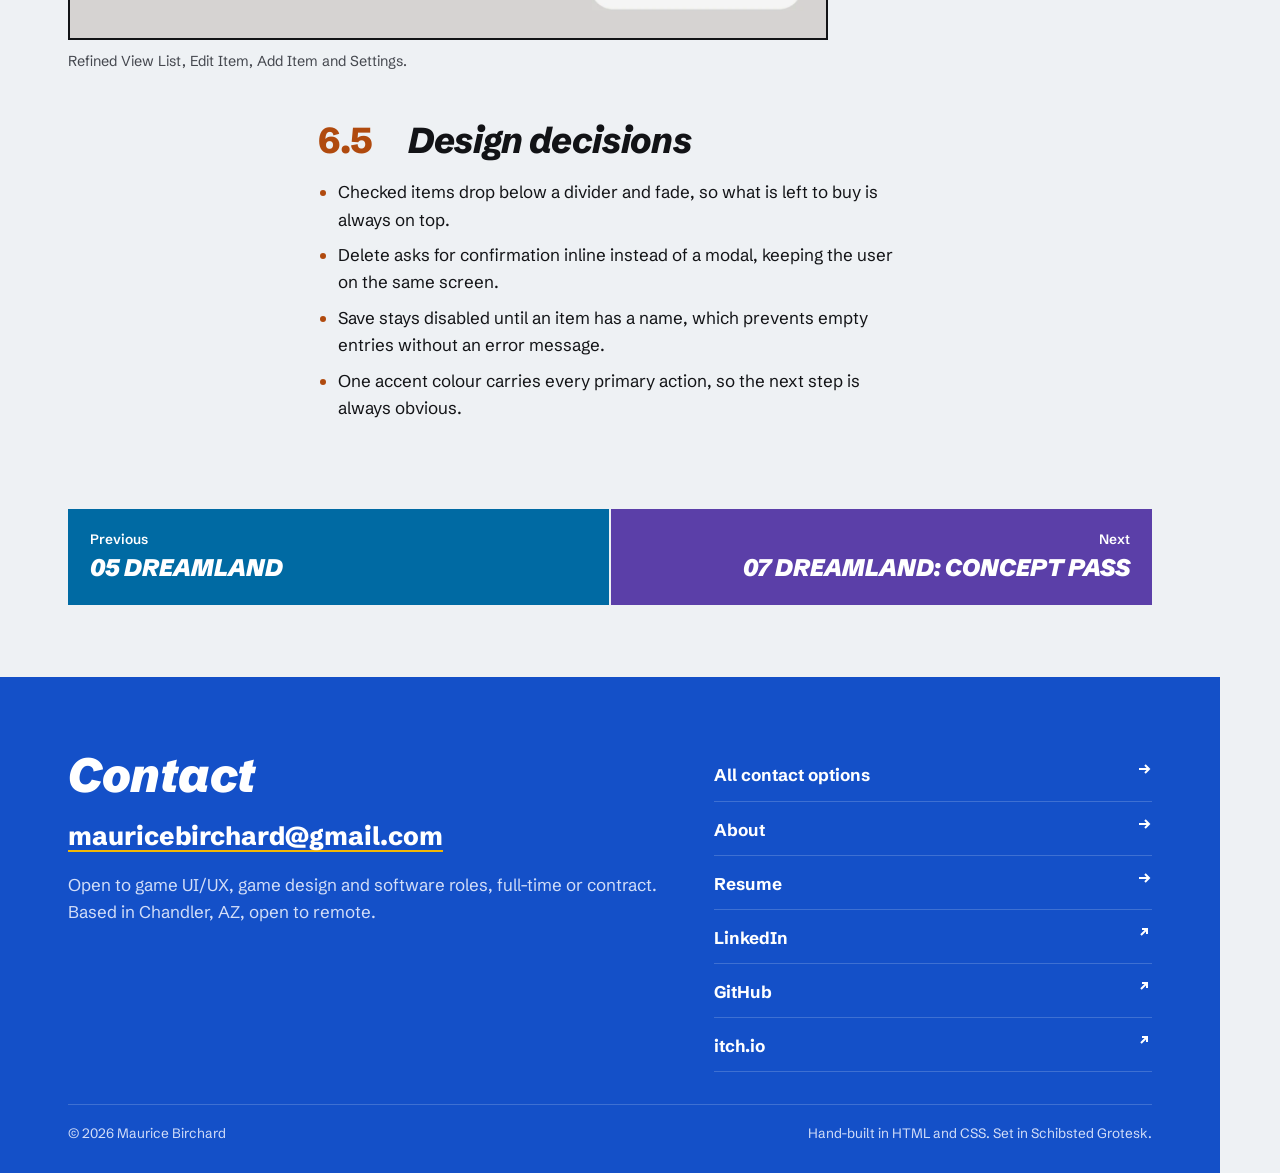
<file: work/shopping-list.html>
<!doctype html>
<html lang="en">
<head>
<meta charset="utf-8">
<meta name="viewport" content="width=device-width, initial-scale=1">
<title>UI Explorations | Maurice Birchard</title>
<meta name="description" content="A five-screen mobile app taken from paper sketch to a clickable Figma prototype.">
<meta property="og:title" content="UI Explorations | Maurice Birchard">
<meta property="og:description" content="A five-screen mobile app taken from paper sketch to a clickable Figma prototype.">
<meta name="theme-color" content="#1450C8">
<link rel="icon" href="../assets/img/favicon.svg" type="image/svg+xml">
<link rel="preload" href="../assets/fonts/schibsted-grotesk-normal-400-900-latin.woff2" as="font" type="font/woff2" crossorigin>
<link rel="preload" href="../assets/fonts/schibsted-grotesk-italic-800-900-latin.woff2" as="font" type="font/woff2" crossorigin>
<link rel="stylesheet" href="../assets/css/style.css">
</head>
<body class="ch-explore">
<a class="skip-link" href="#main">Skip to content</a>
<nav class="tabs" aria-label="Chapters">
  <ol>
    <li class="ch-argos"><a href="../work/argos.html"><span class="num">01</span><span class="visually-hidden">Chapter 01: </span><span class="name">Argos</span></a></li>
    <li class="ch-titan"><a href="../work/project-titan.html"><span class="num">02</span><span class="visually-hidden">Chapter 02: </span><span class="name">Titan</span></a></li>
    <li class="ch-greywater"><a href="../work/greywater.html"><span class="num">03</span><span class="visually-hidden">Chapter 03: </span><span class="name">Greywater</span></a></li>
    <li class="ch-midas"><a href="../work/midas.html"><span class="num">04</span><span class="visually-hidden">Chapter 04: </span><span class="name">Midas</span></a></li>
    <li class="ch-dreamland"><a href="../work/dreamland.html"><span class="num">05</span><span class="visually-hidden">Chapter 05: </span><span class="name">Dreamland</span></a></li>
    <li class="ch-explore"><a href="../work/shopping-list.html" aria-current="page"><span class="num">06</span><span class="visually-hidden">Chapter 06: </span><span class="name">Explorations</span></a></li>
    <li class="ch-concept"><a href="../work/dreamland-concept.html"><span class="num">07</span><span class="visually-hidden">Chapter 07: </span><span class="name">Concept</span></a></li>
    <li class="ch-back tab-contact"><a href="../contact.html"><span class="num icon"><svg viewBox="0 0 24 24" aria-hidden="true" fill="none" stroke="currentColor" stroke-width="2.4"><rect x="3" y="5" width="18" height="14"/><path d="m3 6 9 7 9-7"/></svg></span><span class="name">Contact</span></a></li>
  </ol>
</nav>
<header class="runhead">
  <div class="wrap">
    <a class="wordmark" href="../index.html"><b>Maurice Birchard</b><span>Game UI / UX</span></a>
    <div class="runhead-end"><nav class="backlinks" aria-label="Back matter"><a href="../about.html">About</a><a href="../resume.html">Resume</a><a class="ext" href="https://moninja.itch.io/" rel="noopener">itch.io<svg viewBox="0 0 16 16" aria-hidden="true" fill="none" stroke="currentColor" stroke-width="2"><path d="M5 11 11 5M6 5h5v5"/></svg></a></nav><span class="folio">Chapter 06 &middot; page 24</span></div>
  </div>
</header>
<main id="main">
<section class="opener">
  <div class="wrap">
    <span class="chap" aria-hidden="true">06</span>
    <div>
      <h1 class="display"><span class="visually-hidden">Chapter 06: </span>UI Explorations: Shopping List</h1>
      <p class="lede">A five-screen mobile flow taken from a paper-style prototype, drawn in Figma, to a working, clickable prototype. Every screen, and every path between them, mapped and testable.</p>
      <div class="btn-row"><a class="btn" href="shopping-list-prototype/index.html">Open the prototype full screen <svg viewBox="0 0 16 16" aria-hidden="true" fill="none" stroke="currentColor" stroke-width="2"><path d="M3 8h10M9 4l4 4-4 4"/></svg></a></div>
    </div>
  </div>
</section>
<div class="wrap specs-wrap"><dl class="specs"><div><dt>Context</dt><dd>Coursework, CSU Global</dd></div><div><dt>Tools</dt><dd>Figma, React</dd></div><div><dt>Screens</dt><dd>Home, Add, View, Edit, Settings</dd></div><div><dt>Deliverable</dt><dd>Navigation-mapped prototype</dd></div></dl></div>
<section class="guide" aria-labelledby="guide-h">
  <div class="wrap">
    <div class="guide-title"><h2 id="guide-h">Screen Guide: Paper prototype</h2><p>Five screens, seven routes</p></div>
    <div class="spread">
      <figure class="plate">
        <img src="../assets/img/shopping/sketch.webp" width="904" height="832" alt="Sketched paper prototype: Settings, Home, Add Item, View List and Edit Item screens joined by seven numbered arrows">
      <span class="lead-line" data-n="1" style="--x:45%;--y:12.6%"></span><span class="pin" data-n="1" style="--x:45%;--y:12.6%" aria-hidden="true">1</span><span class="co" data-n="1" style="--x:45%;--y:12.6%" aria-hidden="true">1</span>
      <span class="lead-line" data-n="2" style="--x:44.7%;--y:52%"></span><span class="pin" data-n="2" style="--x:44.7%;--y:52%" aria-hidden="true">2</span><span class="co" data-n="2" style="--x:44.7%;--y:52%" aria-hidden="true">2</span>
      <span class="lead-line" data-n="3" style="--x:23%;--y:61.5%"></span><span class="pin" data-n="3" style="--x:23%;--y:61.5%" aria-hidden="true">3</span><span class="co" data-n="3" style="--x:23%;--y:61.5%" aria-hidden="true">3</span>
      <span class="lead-line" data-n="4" style="--x:40%;--y:87%"></span><span class="pin" data-n="4" style="--x:40%;--y:87%" aria-hidden="true">4</span><span class="co" data-n="4" style="--x:40%;--y:87%" aria-hidden="true">4</span>
      </figure>
      <ol class="legend" aria-label="Screen elements">
      <li data-n="1"><span class="co" aria-hidden="true">1</span><div><b><span class="visually-hidden">1. </span>Home</b><p>The only starting point.</p></div></li>
      <li data-n="2"><span class="co" aria-hidden="true">2</span><div><b><span class="visually-hidden">2. </span>Numbered routes</b><p>Seven numbered arrows connect five screens, so a reviewer can walk them step by step.</p></div></li>
      <li data-n="3"><span class="co" aria-hidden="true">3</span><div><b><span class="visually-hidden">3. </span>Navigation flow</b><p>A legend listing every route.</p></div></li>
      <li data-n="4"><span class="co" aria-hidden="true">4</span><div><b><span class="visually-hidden">4. </span>Checked items</b><p>Ticked items sink to the bottom of the list.</p></div></li>
      </ol>
    </div>
    <p class="plate-cap">Step 1: the paper prototype. <span class="how">Select an entry to find it on the screen.</span></p>
  </div>
</section>
<section class="section flush-top">
  <div class="wrap">
    <figure class="figure w-md"><img src="../assets/img/shopping/home-hifi.webp" width="900" height="1150" alt="Refined Home screen titled My Lists with Groceries, Hardware Store and Party Supplies cards and an Add Item button" loading="lazy"><figcaption>Refined Home screen.</figcaption></figure>
  </div>
</section>
<section class="section">
  <div class="wrap prose">
    <h2>The brief</h2>
    <p>Design a paper prototype for a shopping list app covering Home, Add Item, View List, Edit/Delete and Settings/About, with the navigation between them clearly shown.</p>
    <h2>Navigation first</h2>
    <p>Before styling anything I mapped every path a user can take. Seven numbered routes connect five screens, and Home is the only starting point. Numbering the arrows turned the sketch into something a reviewer could walk through step by step.</p>
    <h2>From sketch to something you can click</h2>
    <p>I rebuilt the sketch in Figma as a working prototype. Lists, items and settings hold real state, so checking off milk updates the "left" count on Home, and a saved item shows up in View List. Below is the full board in its starting state.</p>
  </div>
  <div class="wrap">
    <div class="proto-frame" role="region" aria-label="Interactive prototype, scrolls sideways on small screens" tabindex="0">
      <iframe src="shopping-list-prototype/index.html" title="Shopping List interactive paper prototype" loading="lazy"></iframe>
    </div>
    <figure class="figure"><img src="../assets/img/shopping/beginning-state.webp" width="1800" height="2167" alt="Full prototype board in its beginning state: Settings, Home with Groceries selected, Add Item, View List, Edit Item and the navigation flow legend" loading="lazy"><figcaption>The prototype board at its beginning state, Groceries selected.</figcaption></figure>
  </div>
  <div class="wrap prose">
    <h2>Refining the screens</h2>
    <p>A higher-fidelity pass added item categories under each name, a dedicated Preferences group in Settings, and a softer, rounded device frame.</p>
  </div>
  <div class="wrap">
    <figure class="figure narrow"><img src="../assets/img/shopping/hifi-screens.webp" width="1600" height="1930" alt="Refined View List, Edit Item, Add Item and Settings screens on a gray canvas" loading="lazy"><figcaption>Refined View List, Edit Item, Add Item and Settings.</figcaption></figure>
  </div>
  <div class="wrap prose">
    <h2>Design decisions</h2>
    <ul>
      <li>Checked items drop below a divider and fade, so what is left to buy is always on top.</li>
      <li>Delete asks for confirmation inline instead of a modal, keeping the user on the same screen.</li>
      <li>Save stays disabled until an item has a name, which prevents empty entries without an error message.</li>
      <li>One accent colour carries every primary action, so the next step is always obvious.</li>
    </ul>
  </div>
  <div class="wrap"><nav class="turn" aria-label="Turn the page"><a class="prev ch-dreamland" href="../work/dreamland.html"><small>Previous</small><b>05 Dreamland</b></a><a class="next ch-concept" href="../work/dreamland-concept.html"><small>Next</small><b>07 Dreamland: Concept Pass</b></a></nav></div>
</section>
</main>
<footer class="backcover">
  <div class="wrap">
    <div>
      <h2>Contact</h2>
      <a class="mail" href="mailto:mauricebirchard@gmail.com">mauricebirchard@gmail.com</a>
      <p>Open to game UI/UX, game design and software roles, full-time or contract. Based in Chandler, AZ, open to remote.</p>
    </div>
    <ul>
      <li><a href="../contact.html">All contact options <svg viewBox="0 0 16 16" aria-hidden="true" fill="none" stroke="currentColor" stroke-width="2"><path d="M3 8h10M9 4l4 4-4 4"/></svg></a></li>
      <li><a href="../about.html">About <svg viewBox="0 0 16 16" aria-hidden="true" fill="none" stroke="currentColor" stroke-width="2"><path d="M3 8h10M9 4l4 4-4 4"/></svg></a></li>
      <li><a href="../resume.html">Resume <svg viewBox="0 0 16 16" aria-hidden="true" fill="none" stroke="currentColor" stroke-width="2"><path d="M3 8h10M9 4l4 4-4 4"/></svg></a></li>
      <li><a href="https://www.linkedin.com/in/mauricebirchard/" rel="noopener">LinkedIn <svg viewBox="0 0 16 16" aria-hidden="true" fill="none" stroke="currentColor" stroke-width="2"><path d="M5 11 11 5M6 5h5v5"/></svg></a></li>
      <li><a href="https://github.com/moninja92" rel="noopener">GitHub <svg viewBox="0 0 16 16" aria-hidden="true" fill="none" stroke="currentColor" stroke-width="2"><path d="M5 11 11 5M6 5h5v5"/></svg></a></li>
      <li><a href="https://moninja.itch.io/" rel="noopener">itch.io <svg viewBox="0 0 16 16" aria-hidden="true" fill="none" stroke="currentColor" stroke-width="2"><path d="M5 11 11 5M6 5h5v5"/></svg></a></li>
    </ul>
    <div class="colophon"><span>&copy; <span id="year">2026</span> Maurice Birchard</span><span>Hand-built in HTML and CSS. Set in Schibsted Grotesk.</span></div>
  </div>
</footer>
<script src="../assets/js/main.js"></script>
</body>
</html>
</file>
<file: assets/css/style.css>
/* Maurice Birchard portfolio, "Instruction Booklet" theme.
   A 1990s game manual: coated stock, black ink, process-colour chapter tabs,
   Screen Guide spreads with numbered callouts. */

/* Self-hosted Schibsted Grotesk (SIL OFL 1.1, see assets/fonts/) */
/* Schibsted Grotesk italic 800-900, latin-ext */
@font-face {
  font-family: 'Schibsted Grotesk';
  font-style: italic;
  font-weight: 800 900;
  font-display: swap;
  src: url(../fonts/schibsted-grotesk-italic-800-900-latin-ext.woff2) format('woff2');
  unicode-range: U+0100-02BA, U+02BD-02C5, U+02C7-02CC, U+02CE-02D7, U+02DD-02FF, U+0304, U+0308, U+0329, U+1D00-1DBF, U+1E00-1E9F, U+1EF2-1EFF, U+2020, U+20A0-20AB, U+20AD-20C4, U+2113, U+2C60-2C7F, U+A720-A7FF;
}
/* Schibsted Grotesk italic 800-900, latin */
@font-face {
  font-family: 'Schibsted Grotesk';
  font-style: italic;
  font-weight: 800 900;
  font-display: swap;
  src: url(../fonts/schibsted-grotesk-italic-800-900-latin.woff2) format('woff2');
  unicode-range: U+0000-00FF, U+0131, U+0152-0153, U+02BB-02BC, U+02C6, U+02DA, U+02DC, U+0304, U+0308, U+0329, U+2000-206F, U+20AC, U+2122, U+2191, U+2193, U+2212, U+2215, U+FEFF, U+FFFD;
}
/* Schibsted Grotesk normal 400-900, latin-ext */
@font-face {
  font-family: 'Schibsted Grotesk';
  font-style: normal;
  font-weight: 400 900;
  font-display: swap;
  src: url(../fonts/schibsted-grotesk-normal-400-900-latin-ext.woff2) format('woff2');
  unicode-range: U+0100-02BA, U+02BD-02C5, U+02C7-02CC, U+02CE-02D7, U+02DD-02FF, U+0304, U+0308, U+0329, U+1D00-1DBF, U+1E00-1E9F, U+1EF2-1EFF, U+2020, U+20A0-20AB, U+20AD-20C4, U+2113, U+2C60-2C7F, U+A720-A7FF;
}
/* Schibsted Grotesk normal 400-900, latin */
@font-face {
  font-family: 'Schibsted Grotesk';
  font-style: normal;
  font-weight: 400 900;
  font-display: swap;
  src: url(../fonts/schibsted-grotesk-normal-400-900-latin.woff2) format('woff2');
  unicode-range: U+0000-00FF, U+0131, U+0152-0153, U+02BB-02BC, U+02C6, U+02DA, U+02DC, U+0304, U+0308, U+0329, U+2000-206F, U+20AC, U+2122, U+2191, U+2193, U+2212, U+2215, U+FEFF, U+FFFD;
}

:root {
  --chapter-line: var(--chapter);
  --stock: #EEF1F4;
  --stock-2: #E0E5EA;
  --rule: #C4CBD3;
  --white: #FFFFFF;
  --ink: #121316;
  --ink-2: #44474E;
  --cover: #1450C8;
  --cover-deep: #0E3C9C;
  --on-cover: var(--white);
  --on-cover-2: #D3DEF8;

  /* chapter tabs */
  --c-argos: #0E7A45;
  --c-titan: #C22B22;
  --c-greywater: #A61F60;
  --c-midas: #F2B705;
  --c-dreamland: #006AA3;
  --c-explore: #B04A0E;
  --c-concept: #5B3FA8;
  --c-back: #121316;

  --chapter: var(--ink);
  --on-chapter: var(--white);

  --font: 'Schibsted Grotesk', 'Helvetica Neue', Arial, sans-serif;
  --max: 1180px;
  --gutter: clamp(16px, 4vw, 48px);
  --rail: 60px;
  --ease: cubic-bezier(0.16, 1, 0.3, 1);
}

.ch-argos { --chapter: var(--c-argos); --on-chapter: var(--white); }
.ch-titan { --chapter: var(--c-titan); --on-chapter: var(--white); }
.ch-greywater { --chapter: var(--c-greywater); --on-chapter: var(--white); }
.ch-argos, .ch-titan, .ch-greywater, .ch-dreamland, .ch-explore, .ch-concept, .ch-back { --chapter-line: var(--chapter); }
.ch-midas { --chapter: var(--c-midas); --on-chapter: var(--ink); --chapter-line: #7A5C00; }
.ch-dreamland { --chapter: var(--c-dreamland); --on-chapter: var(--white); }
.ch-explore { --chapter: var(--c-explore); --on-chapter: var(--white); }
.ch-concept { --chapter: var(--c-concept); --on-chapter: var(--white); }
.ch-back { --chapter: var(--c-back); --on-chapter: var(--white); }

*, *::before, *::after { box-sizing: border-box; }
html { scroll-behavior: smooth; -webkit-text-size-adjust: 100%; }
body {
  margin: 0;
  background: var(--stock);
  color: var(--ink);
  font-family: var(--font);
  font-size: 1.0625rem;
  line-height: 1.6;
  -webkit-font-smoothing: antialiased;
}
@media (min-width: 1000px) { body { padding-right: var(--rail); } }
@media (max-width: 999px) { body { padding-bottom: 64px; } }

img { max-width: 100%; height: auto; display: block; }
::selection { background: var(--cover); color: var(--white); }
a { color: inherit; text-decoration-thickness: 2px; text-underline-offset: 0.18em; }
a:hover { text-decoration-color: var(--chapter-line); }
:focus-visible { outline: 3px solid var(--ink); outline-offset: 3px; }
.cover :focus-visible, .backcover :focus-visible { outline-color: var(--white); }
.opener :focus-visible { outline-color: var(--on-chapter); }
.ch-back .opener { --chapter: var(--stock); --on-chapter: var(--ink); border-bottom: 2px solid var(--ink); }
html { scrollbar-color: var(--ink-2) var(--stock-2); }

.skip-link {
  position: absolute; left: 12px; top: -80px; z-index: 60;
  background: var(--ink); color: var(--white); padding: 12px 16px; font-weight: 800; text-decoration: none;
}
.skip-link:focus { top: 12px; }
.visually-hidden {
  position: absolute; width: 1px; height: 1px; overflow: hidden; clip: rect(0 0 0 0); white-space: nowrap;
}

.wrap { max-width: var(--max); margin: 0 auto; padding: 0 var(--gutter); }

/* ---------- Type: one family, size carries volume ---------- */
h1, h2, h3 { margin: 0; text-wrap: balance; }
.display {
  font-weight: 900; font-style: italic; text-transform: uppercase;
  font-size: clamp(2.6rem, 7.4vw, 5.75rem); line-height: 0.92; letter-spacing: -0.02em;
}
h2 { font-size: clamp(1.6rem, 3vw, 2.25rem); font-weight: 800; font-style: italic; line-height: 1.1; letter-spacing: -0.01em; }
h3 { font-size: 1.2rem; font-weight: 800; line-height: 1.25; }
.lede { font-size: clamp(1.1rem, 1.6vw, 1.3rem); line-height: 1.5; max-width: 60ch; margin: 0; }
p { margin: 0 0 1em; }

/* ---------- Running header (inside pages) ---------- */
.runhead { border-bottom: 2px solid var(--ink); }
.runhead .wrap { display: flex; justify-content: space-between; align-items: center; gap: 16px; min-height: 64px; }
.wordmark { display: inline-flex; align-items: baseline; gap: 10px; text-decoration: none; }
.wordmark b { font-weight: 900; font-style: italic; text-transform: uppercase; font-size: 1.15rem; letter-spacing: -0.01em; }
.wordmark span { font-size: 0.9rem; color: var(--ink-2); }
.folio { font-size: 0.9rem; font-weight: 600; color: var(--ink-2); }
.runhead-end { display: flex; align-items: center; gap: 24px; }
.backlinks { display: flex; gap: 18px; }
.backlinks a { font-weight: 700; font-size: 0.95rem; text-decoration: none; padding: 10px 0; }
.backlinks a:hover { text-decoration: underline; text-decoration-color: var(--chapter-line); }
.cover .backlinks a { color: var(--white); }
.cover .backlinks a:hover { text-decoration-color: var(--c-midas); }

/* ---------- Thumb tabs: the site navigation ---------- */
.tabs ol { list-style: none; margin: 0; padding: 0; }
.tabs a {
  display: flex; text-decoration: none; background: var(--chapter); color: var(--on-chapter);
  font-weight: 800; transition: transform .25s var(--ease), filter .25s var(--ease);
}
.tabs .num { font-weight: 900; font-style: italic; }
.tabs a:focus-visible { outline: 3px solid var(--on-chapter); outline-offset: -7px; }
.tabs a[aria-current="page"] { box-shadow: inset 0 0 0 3px var(--stock), inset 0 0 0 5px var(--chapter); }
.tabs a:hover { filter: brightness(1.08); }

@media (min-width: 1000px) {
  .tabs { position: fixed; top: 0; right: 0; bottom: 0; width: var(--rail); z-index: 40; background: var(--stock-2); }
  .tabs ol { display: flex; flex-direction: column; height: 100%; gap: 2px; }
  .tabs li { flex: 1 1 auto; min-height: 0; display: flex; } /* longer names get taller tabs */
  .tabs a {
    flex: 1; width: 100%; writing-mode: vertical-rl; align-items: center; justify-content: flex-start;
    padding: 12px 0; gap: 7px; overflow: hidden; font-size: 0.78rem; white-space: nowrap;
    transform: translateX(6px);
  }
  .tabs a:hover, .tabs a:focus-visible, .tabs a[aria-current="page"] { transform: translateX(0); }
  .tabs .num { font-size: 0.88rem; }
}
.tabs .icon { display: inline-flex; }
.tabs .icon svg { width: 18px; height: 18px; }
/* Very short screens: tabs keep their number only, the name moves to a flyout label */
@media (min-width: 1000px) and (max-height: 760px) {
  .tabs a { position: relative; overflow: visible; justify-content: center; padding: 0; }
  .tabs .name {
    position: absolute; right: calc(100% + 6px); top: 50%; translate: 0 -50%; writing-mode: horizontal-tb;
    background: var(--chapter); color: var(--on-chapter); padding: 6px 10px; font-size: 0.85rem;
    opacity: 0; pointer-events: none; transition: opacity .2s var(--ease);
  }
  .tabs a:hover .name, .tabs a:focus-visible .name { opacity: 1; }
}
/* Phones and tablets: a strip of named tabs that scrolls sideways; Contact stays pinned at the end */
@media (max-width: 999px) {
  .tabs { position: fixed; left: 0; right: 0; bottom: 0; z-index: 40; background: var(--stock-2); border-top: 2px solid var(--ink); }
  .tabs ol { display: flex; gap: 2px; overflow-x: auto; scrollbar-width: none; overscroll-behavior-x: contain; }
  .tabs ol::-webkit-scrollbar { display: none; }
  .tabs li { flex: 1 0 auto; }
  .tabs li.tab-contact { position: sticky; right: 0; border-left: 2px solid var(--stock-2); }
  .tabs a { height: 60px; padding: 6px 12px; flex-direction: column; justify-content: center; align-items: center; gap: 1px; line-height: 1.1; white-space: nowrap; }
  .tabs .num { font-size: 1.05rem; }
  .tabs .name { font-size: 0.74rem; }
}

/* ---------- Buttons ---------- */
.btn-row { display: flex; flex-wrap: wrap; gap: 12px; }
.btn {
  display: inline-flex; align-items: center; gap: 10px; min-height: 48px; padding: 12px 22px;
  font-family: var(--font); font-size: 1rem; font-weight: 800; text-decoration: none; cursor: pointer;
  border: 2px solid var(--ink); background: var(--ink); color: var(--white);
  transition: background .2s var(--ease), color .2s var(--ease);
}
.btn:hover { background: var(--chapter); border-color: var(--chapter); color: var(--on-chapter); }
.btn-quiet { background: transparent; color: var(--ink); }
.btn-quiet:hover { background: var(--ink); border-color: var(--ink); color: var(--white); }
.btn svg { width: 16px; height: 16px; flex: none; }

/* ---------- Cover (home) ---------- */
.cover { background: var(--cover); color: var(--on-cover); position: relative; overflow: hidden; }
.cover::before {
  /* process registration marks, printed on every cover */
  content: ""; position: absolute; inset: 14px; pointer-events: none;
  border: 1px solid rgba(255,255,255,0.18);
}
.cover-top { display: flex; justify-content: space-between; align-items: center; gap: 16px; padding-top: 22px; padding-bottom: 8px; }
.cover .wordmark span, .cover .folio { color: var(--on-cover-2); }
@media (max-width: 560px) { .folio, .wordmark span { display: none; } .runhead-end { gap: 14px; } }
.cover-grid {
  display: grid; grid-template-columns: minmax(0, 11fr) minmax(0, 13fr); gap: clamp(24px, 4vw, 64px);
  align-items: center; padding-top: clamp(12px, 2vh, 28px); padding-bottom: clamp(24px, 4vh, 44px);
  min-height: min(calc(100svh - 300px), 640px);
}
.cover h1 { margin-bottom: 22px; font-size: clamp(2.6rem, 5.4vw, 5.25rem); }
.cover .lede { color: var(--on-cover-2); margin-bottom: 30px; }
.cover .btn { background: var(--white); color: var(--cover-deep); border-color: var(--white); }
.cover .btn:hover { background: var(--c-midas); border-color: var(--c-midas); color: var(--ink); }

.contents { border-top: 2px solid var(--white); padding-top: 12px; padding-bottom: clamp(28px, 5vh, 52px); font-variant-numeric: tabular-nums; }
.contents ol { display: grid; grid-template-columns: repeat(auto-fit, minmax(min(100%, 300px), 1fr)); column-gap: 40px; }
.when, .co, .tabs .num, .entry .tab, .opener .chap { font-variant-numeric: tabular-nums; }
.contents h2 { font-size: 1.35rem; font-style: italic; font-weight: 900; margin: 0 0 6px; }
.contents ol { list-style: none; margin: 0; padding: 0; }
.contents a {
  display: grid; grid-template-columns: 2.2em 1fr auto; align-items: baseline; gap: 6px;
  padding: 7px 0; text-decoration: none; color: var(--white); border-bottom: 1px solid rgba(255,255,255,0.22);
}
.contents a > span:nth-child(2) { display: flex; gap: 8px; min-width: 0; }
.contents a .lead { flex: 1; min-width: 0; overflow: hidden; white-space: nowrap; color: var(--on-cover-2); opacity: .7; }
.contents a .lead::after { content: " . . . . . . . . . . . . . . . . . . . . . . . . . . . . . . . . . . . . . . . ."; }
.contents a b { font-weight: 800; }
.contents a .n { font-weight: 900; font-style: italic; }
.contents a .pg { font-weight: 600; color: var(--on-cover-2); }
.contents a:hover b { text-decoration: underline; text-decoration-color: var(--c-midas); text-underline-offset: 0.2em; }
.contents a:hover .pg { color: var(--white); }

/* cover art: Argos leads, Titan and Greywater follow in chapter order */
.cover-art { position: relative; aspect-ratio: 16 / 11; min-height: 0; }
.cover-art figure { position: absolute; margin: 0; background: var(--ink); padding: 6px; box-shadow: 0 24px 50px -12px rgba(0, 0, 0, 0.5); transition: transform .4s var(--ease); }
.cover-art figure img { width: 100%; height: 100%; object-fit: cover; }
.cover-art figcaption {
  position: absolute; left: 6px; bottom: -28px; font-size: 0.82rem; font-weight: 600; color: var(--on-cover-2); white-space: nowrap;
}
.cover-art figcaption b { color: var(--white); font-weight: 800; }
.cover-art a { position: absolute; inset: 0; z-index: 2; }
.cover-art a:focus-visible { outline-color: var(--white); outline-offset: 4px; }
.cover-art figure:hover { transform: rotate(0) translateY(-6px); z-index: 5; }
.art-a { left: 0; top: 0; width: 72%; aspect-ratio: 2000 / 953; z-index: 2; transform: rotate(-1deg); }
.art-b { right: 0; top: 2%; width: 25%; aspect-ratio: 3 / 4; z-index: 3; transform: rotate(1.5deg); }
.art-b img { object-position: top; }
.art-c { left: 34%; top: 53%; width: 22%; aspect-ratio: 520 / 721; z-index: 1; transform: rotate(-1.2deg); }

@media (max-width: 860px) {
  .cover-grid { grid-template-columns: 1fr; min-height: 0; align-items: start; padding-top: 18px; }
  /* Phones keep all three prints: Argos across the top, Titan and Greywater cropped side by side */
  .cover-art { aspect-ratio: auto; display: grid; grid-template-columns: 1fr 1fr; gap: 40px 14px; margin: 6px 0 40px; }
  .cover-art figure { position: relative; inset: auto; width: auto; transform: none; }
  .art-a { grid-column: 1 / -1; aspect-ratio: 2000 / 953; }
  .art-b, .art-c { aspect-ratio: 4 / 3; }
  .art-c img { object-position: center 30%; }
  .cover-art .pending small { display: none; }
  .cover-art .pending span { font-size: 0.8rem; }
}

/* ---------- Chapter opener (case study pages) ---------- */
.opener { background: var(--chapter); color: var(--on-chapter); }
.opener .wrap { display: grid; grid-template-columns: auto 1fr; gap: 0 clamp(18px, 3vw, 40px); padding-top: clamp(36px, 6vw, 72px); padding-bottom: clamp(36px, 6vw, 64px); align-items: start; }
.opener .chap {
  font-weight: 900; font-style: italic; line-height: 0.8; font-size: clamp(4.5rem, 13vw, 10rem); letter-spacing: -0.04em;
}
.opener .lede { margin-top: 18px; }
.opener .btn-row { margin-top: 24px; }
.opener .btn { background: var(--on-chapter); color: var(--chapter); border-color: var(--on-chapter); }
.opener .btn:hover { background: transparent; color: var(--on-chapter); }
.opener .btn-quiet { background: transparent; color: var(--on-chapter); }
.opener .btn-quiet:hover { background: var(--on-chapter); color: var(--chapter); }
.opener .wrap.solo { grid-template-columns: 1fr; }
@media (max-width: 640px) { .opener .wrap { grid-template-columns: 1fr; } .opener .chap { margin-bottom: 8px; } }

.specs { margin: 0; border-top: 2px solid var(--ink); border-bottom: 2px solid var(--ink); display: grid; grid-template-columns: repeat(auto-fit, minmax(140px, 1fr)); }
.specs div { padding: 14px 18px 14px 0; }
.specs dt { font-size: 0.82rem; font-weight: 800; text-transform: uppercase; letter-spacing: 0.05em; color: var(--ink-2); }
.specs dd { margin: 2px 0 0; font-weight: 600; }
.specs-wrap { padding-top: 28px; }

/* ---------- Screen Guide: the signature spread ---------- */
.guide { padding: clamp(40px, 6vw, 72px) 0; }
.guide-title { display: flex; align-items: baseline; justify-content: space-between; gap: 16px; border-bottom: 2px solid var(--ink); padding-bottom: 10px; margin-bottom: 28px; flex-wrap: wrap; }
.guide-title h2 { font-size: clamp(1.4rem, 2.6vw, 2rem); font-style: italic; font-weight: 900; }
.guide-title p { margin: 0; color: var(--ink-2); font-weight: 600; }
.spread { display: grid; grid-template-columns: minmax(0, 8fr) minmax(0, 4fr); gap: 0; align-items: start; }
.spread.portrait { grid-template-columns: minmax(0, 5fr) minmax(0, 7fr); }
.plate { position: relative; margin: 0; background: var(--ink); padding: 8px; }
.plate.pixel img { image-rendering: pixelated; }
.plate img { width: 100%; }
.portrait .plate { max-width: 420px; justify-self: end; }
.plate-cap { margin-top: 10px; font-size: 0.9rem; color: var(--ink-2); }
.plate .pin {
  position: absolute; left: var(--x); top: var(--y); z-index: 3; width: 12px; height: 12px; margin: -6px 0 0 -6px;
  border-radius: 50%; background: var(--chapter); border: 2px solid var(--white); box-shadow: 0 0 0 1px var(--ink); font-size: 0; color: var(--on-chapter);
}
.co {
  position: absolute; left: calc(100% + 30px); top: var(--y); z-index: 3;
  width: 30px; height: 30px; margin: -15px 0 0 -15px; border-radius: 50%;
  display: grid; place-items: center; border: 2px solid var(--ink);
  background: var(--chapter); color: var(--on-chapter); font: 900 italic 0.9rem/1 var(--font);
  cursor: default; transition: transform .25s var(--ease);
}
.lead-line {
  position: absolute; left: var(--x); top: var(--y); right: -15px; height: 1.5px; z-index: 2; margin-top: -0.75px;
  background: var(--ink); box-shadow: 0 0 0 1px rgba(255,255,255,0.75);
  transform-origin: left center; transform: scaleX(1); transition: transform .9s var(--ease), background .2s;
}
.legend { list-style: none; margin: 0; padding: 0 0 0 clamp(64px, 6vw, 84px); }
.legend li { display: grid; grid-template-columns: 34px 1fr; gap: 14px; padding: 12px 0; border-bottom: 1px solid var(--rule); cursor: default; }
.legend li:first-child { padding-top: 0; }
.legend .co { position: static; margin: 0; border-color: var(--chapter-line); }
.legend li { grid-template-columns: 30px 1fr; }
.legend b { display: block; font-weight: 800; font-size: 1.05rem; line-height: 1.3; }
.legend p { margin: 2px 0 0; color: var(--ink-2); font-size: 0.97rem; }
.is-hot.co { transform: scale(1.22); }
.lead-line.is-hot { background: var(--chapter); height: 3px; margin-top: -1.5px; }
.is-hot.pin { transform: scale(1.3); }
.plate .pin, .plate .co, .legend li { transition: opacity .2s var(--ease), transform .25s var(--ease); }
.lead-line { transition: transform .9s var(--ease), background .2s, opacity .2s var(--ease); }
.guide.has-hot .plate .pin:not(.is-hot), .guide.has-hot .plate .co:not(.is-hot), .guide.has-hot .lead-line:not(.is-hot) { opacity: 0.18; }
.guide.has-hot .legend li:not(.is-hot) { opacity: 0.45; }
.plate .is-hot.co { box-shadow: 0 0 0 3px var(--stock), 0 0 0 5px var(--chapter); }
.legend li.is-hot b { text-decoration: underline; text-decoration-color: var(--chapter-line); text-decoration-thickness: 3px; text-underline-offset: 0.2em; }
.js .guide:not(.seen) .lead-line { transform: scaleX(0); }
/* Legend names are buttons (added by main.js): keyboard and touch can select a number */
.legend-pick {
  font: inherit; color: inherit; text-align: left; background: none; border: 0; padding: 0; margin: 0;
  cursor: pointer; text-decoration: inherit; -webkit-tap-highlight-color: transparent;
}
.legend-pick:focus-visible { outline-offset: 4px; }
.js .legend li, .js .plate .pin, .js .plate .co { cursor: pointer; }
/* The plate holds its place while a long legend scrolls past it */
@media (min-width: 861px) {
  .spread:not(.portrait) .plate { position: sticky; top: 24px; }
}
@media (max-width: 860px) {
  .spread, .spread.portrait { grid-template-columns: 1fr; }
  .portrait .plate { justify-self: center; max-width: 280px; }
  .plate .co, .lead-line { display: none; }
  .plate .pin { width: 22px; height: 22px; margin: -11px 0 0 -11px; display: grid; place-items: center; font: 900 italic 0.72rem/1 var(--font); }
  /* Landscape plates stay pinned above the legend, so a tapped row and its pin share the screen */
  .spread:not(.portrait) .plate { position: sticky; top: 0; z-index: 6; }
  .legend { padding: 20px 0 0; }
  .legend li { padding: 14px 0; min-height: 48px; }
}

/* ---------- Manual text ---------- */
.section { padding: clamp(40px, 6vw, 72px) 0; }
.section + .section, .section.flush-top { padding-top: 0; }
.section.tight-top { padding-top: 40px; }
.prose { max-width: 68ch; }
.prose h2 { margin: 2.2em 0 0.5em; }
.prose h2:first-child { margin-top: 0; }
.ch-argos { --chap-no: "1"; } .ch-titan { --chap-no: "2"; } .ch-greywater { --chap-no: "3"; }
.ch-midas { --chap-no: "4"; } .ch-dreamland { --chap-no: "5"; } .ch-explore { --chap-no: "6"; } .ch-concept { --chap-no: "7"; }
main { counter-reset: sec; }
/* The section number hangs in its own column, so a wrapped heading stays aligned */
body:not(.ch-back) .prose h2 { counter-increment: sec; display: grid; grid-template-columns: 2.2em 1fr; column-gap: 0.3em; }
body:not(.ch-back) .prose h2::before {
  content: var(--chap-no) "." counter(sec); font-style: normal; font-weight: 800; color: var(--chapter-line);
}
.prose h3 { margin: 1.6em 0 0.4em; }
.prose ul, .prose ol { margin: 0 0 1em; padding-left: 1.2em; }
.prose li { margin-bottom: 0.5em; }
.prose li::marker { color: var(--chapter-line); font-weight: 900; }
.prose strong { font-weight: 800; }
.note {
  margin: 1.6em 0; padding: 18px 22px; background: var(--white); border: 2px solid var(--ink);
  position: relative;
}
.note h3 { margin: 0 0 6px; font-size: 1.1rem; font-style: italic; font-weight: 900; display: flex; align-items: center; gap: 10px; }
.note h3 svg { width: 22px; height: 22px; flex: none; color: var(--chapter-line); }
.note p:last-child { margin-bottom: 0; }
/* Wide screens: notes move into the outer margin, like a manual's sidebar */
@media (min-width: 1400px) {
  .prose .note { float: right; clear: right; width: 280px; margin: 0.4em -320px 1em 24px; background: transparent; border: 0; border-top: 4px solid var(--chapter); padding: 12px 0 0; }
}
.aside-line { margin: 0; font-size: 1.05rem; color: var(--ink-2); max-width: 75ch; }
.aside-line a { color: var(--ink); font-weight: 700; }
p, li, dd, figcaption { text-wrap: pretty; }
.term { font-weight: 900; font-style: italic; color: var(--ink); background: var(--stock-2); padding: 0 6px; }

.figure { margin: clamp(28px, 4vw, 48px) 0; }
.figure img { width: 100%; border: 2px solid var(--ink); background: var(--ink); }
.figure.pixel img { image-rendering: pixelated; }
.figure figcaption { margin-top: 10px; font-size: 0.9rem; color: var(--ink-2); max-width: 70ch; }
.figure.narrow { max-width: 760px; }
.figure.w-sm { max-width: 300px; }
.figure.w-md { max-width: 420px; }
.pair { display: grid; grid-template-columns: repeat(auto-fit, minmax(min(100%, 300px), 1fr)); gap: 24px; align-items: start; }
.pair .figure { margin: 0; }
.pair { margin-bottom: clamp(28px, 4vw, 48px); }
.quad { display: grid; grid-template-columns: repeat(2, minmax(0, 1fr)); gap: 24px; margin: clamp(28px, 4vw, 48px) 0; }
.quad .figure { margin: 0; }
.trio-figs { display: grid; grid-template-columns: repeat(3, minmax(0, 1fr)); gap: 20px; margin: clamp(28px, 4vw, 48px) 0; }
.trio-figs .figure { margin: 0; }
@media (max-width: 760px) { .trio-figs { grid-template-columns: 1fr; max-width: 420px; } }
@media (max-width: 700px) { .quad { grid-template-columns: 1fr; } }

/* Three-up row of figures */
.trio { display: grid; grid-template-columns: repeat(auto-fit, minmax(min(100%, 220px), 1fr)); gap: 16px; margin: 1.4em 0; }
.trio .pending { aspect-ratio: 4 / 3; }

/* Honest slot for a screenshot that has not been captured yet */
.pending {
  aspect-ratio: 16 / 9; width: 100%; height: 100%; display: flex; flex-direction: column; align-items: center; justify-content: center; gap: 4px;
  background: var(--ink); color: var(--white); text-align: center; padding: 12px; outline: 2px dashed var(--ink-2); outline-offset: -10px;
  border: 2px solid var(--ink);
}
.pending span { font-weight: 900; font-style: italic; text-transform: uppercase; font-size: clamp(0.9rem, 2vw, 1.3rem); }
.pending small { font-size: 0.85rem; color: rgba(255,255,255,0.78); font-weight: 600; }
.cover-art .pending, .entry .thumb .pending { border: 0; }

.proto-frame { border: 2px solid var(--ink); background: var(--white); overflow: auto; height: 1460px; max-height: 85vh; }
.proto-frame iframe { border: 0; width: 1120px; height: 1440px; display: block; }

/* ---------- Page turn ---------- */
.turn { display: grid; grid-template-columns: 1fr 1fr; gap: 2px; margin-top: clamp(48px, 7vw, 88px); }
.turn a {
  display: flex; flex-direction: column; gap: 4px; padding: 20px 22px; text-decoration: none; min-height: 96px;
  background: var(--chapter); color: var(--on-chapter); transition: filter .2s var(--ease);
}
.turn a:hover { filter: brightness(1.08); }
.turn a.next { text-align: right; align-items: flex-end; }
.turn small { font-size: 0.85rem; font-weight: 600; }
.turn b { font-size: clamp(1.1rem, 2.4vw, 1.5rem); font-weight: 900; font-style: italic; text-transform: uppercase; line-height: 1.1; }
@media (max-width: 560px) { .turn { grid-template-columns: 1fr; } .turn a.next { text-align: left; align-items: flex-start; } }

/* ---------- Home: chapter index ---------- */
.index-list { list-style: none; margin: 0; padding: 0; border-top: 2px solid var(--ink); }
.index-list > li { border-bottom: 2px solid var(--ink); }
.entry {
  display: grid; grid-template-columns: 92px minmax(0, 1fr) minmax(0, 340px); gap: clamp(16px, 3vw, 36px);
  align-items: center; padding: 22px 0; text-decoration: none;
}
.entry .tab {
  align-self: stretch; display: flex; align-items: flex-start; justify-content: center; padding-top: 10px;
  background: var(--chapter); color: var(--on-chapter); font-weight: 900; font-style: italic; font-size: 2rem; line-height: 1; min-height: 92px;
}
.entry h3 { font-size: clamp(1.4rem, 2.8vw, 2rem); font-weight: 900; font-style: italic; text-transform: uppercase; line-height: 1; }
.entry p { margin: 8px 0 0; color: var(--ink-2); max-width: 52ch; }
.entry .meta { display: block; margin-top: 10px; font-size: 0.88rem; font-weight: 700; color: var(--ink); }
.entry .thumb { background: var(--ink); padding: 5px; aspect-ratio: 16 / 9; overflow: hidden; }
.entry .thumb img { width: 100%; height: 100%; object-fit: cover; object-position: left top; transition: transform .5s var(--ease); }
.entry .thumb.pixel img { image-rendering: pixelated; object-position: center; }
.entry:hover .thumb img { transform: scale(1.04); }
.entry:hover h3 { text-decoration: underline; text-decoration-color: var(--chapter); text-decoration-thickness: 4px; text-underline-offset: 0.12em; }
@media (max-width: 760px) {
  .entry { grid-template-columns: 56px minmax(0, 1fr); }
  .entry .tab { font-size: 1.4rem; min-height: 56px; }
  .entry .thumb { grid-column: 1 / -1; }
}

.section-head { display: flex; justify-content: space-between; align-items: baseline; gap: 16px; flex-wrap: wrap; margin-bottom: 20px; }
.section-head h2 { font-weight: 900; }
.section-head p { margin: 0; color: var(--ink-2); font-weight: 600; }

/* Evidence strip: plain facts, three columns */
.facts { display: grid; grid-template-columns: repeat(auto-fit, minmax(min(100%, 260px), 1fr)); border-top: 2px solid var(--ink); }
.facts > div { padding: 20px 24px 20px 0; }
.facts h3 { font-size: 1.2rem; font-weight: 900; font-style: italic; }
.facts p { margin: 6px 0 0; color: var(--ink-2); }

/* ---------- Back cover / footer ---------- */
.backcover { background: var(--cover); color: var(--white); }
.backcover .wrap { display: grid; grid-template-columns: minmax(0, 7fr) minmax(0, 5fr); gap: 32px; padding-top: clamp(40px, 6vw, 72px); padding-bottom: 28px; }
.backcover h2 { font-size: clamp(1.8rem, 4vw, 3rem); font-weight: 900; }
.backcover .mail { display: inline-block; margin-top: 14px; font-size: clamp(1.1rem, 2.6vw, 1.6rem); font-weight: 800; color: var(--white); overflow-wrap: anywhere; text-decoration-color: var(--c-midas); }
.backcover p { color: var(--on-cover-2); margin: 14px 0 0; }
.backcover ul { list-style: none; margin: 0; padding: 0; display: grid; gap: 2px; align-content: start; }
.backcover ul a { display: flex; justify-content: space-between; padding: 12px 0; border-bottom: 1px solid rgba(255,255,255,0.18); text-decoration: none; font-weight: 700; color: var(--white); }
.backcover ul a:hover { text-decoration: underline; text-decoration-color: var(--c-midas); text-underline-offset: 0.2em; }
.backcover ul svg { width: 16px; height: 16px; }
.colophon { grid-column: 1 / -1; display: flex; justify-content: space-between; gap: 16px; flex-wrap: wrap; border-top: 1px solid rgba(255,255,255,0.18); padding-top: 18px; font-size: 0.85rem; color: var(--on-cover-2); }
@media (max-width: 760px) { .backcover .wrap { grid-template-columns: 1fr; } }

/* ---------- About ---------- */
.career { list-style: none; margin: 0; padding: 0; border-top: 2px solid var(--ink); }
.career li { display: grid; grid-template-columns: minmax(120px, 0.35fr) 1fr; gap: 20px; padding: 16px 0; border-bottom: 1px solid var(--rule); }
.career .when { font-weight: 700; color: var(--ink-2); font-size: 0.95rem; }
.career b { display: block; font-weight: 800; }
.career span { color: var(--ink-2); }
@media (max-width: 560px) { .career li { grid-template-columns: 1fr; gap: 2px; } }
.col-head { margin-bottom: 16px; }
.btn-row.after-prose { margin-top: 28px; }
.two-col { display: grid; grid-template-columns: repeat(auto-fit, minmax(min(100%, 340px), 1fr)); gap: clamp(32px, 5vw, 64px); align-items: start; }

/* ---------- Resume ---------- */
.resume h2 { font-size: 1.4rem; font-weight: 900; border-bottom: 2px solid var(--ink); padding-bottom: 6px; margin: 2.2em 0 0.8em; }
.resume h2:first-child { margin-top: 0; }
.job { margin-bottom: 1.6em; }
.job h3 { font-size: 1.1rem; }
.job .when { display: block; font-weight: 600; color: var(--ink-2); font-size: 0.95rem; margin-bottom: 6px; }
.job ul { margin: 0; padding-left: 1.2em; }
.job li { margin-bottom: 0.35em; }
.skills { display: flex; flex-wrap: wrap; gap: 8px; list-style: none; padding: 0; margin: 0; }
.skills li { border: 2px solid var(--ink); padding: 4px 10px; font-weight: 700; font-size: 0.92rem; }

/* ---------- Contact ---------- */
.contact-card { background: var(--white); border: 2px solid var(--ink); padding: clamp(22px, 4vw, 36px); }
.contact-card .mail { display: block; font-size: clamp(1.05rem, 2.1vw, 1.55rem); font-weight: 900; font-style: italic; overflow-wrap: anywhere; text-decoration: none; margin: 6px 0 18px; }
.contact-card .mail:hover { text-decoration: underline; text-decoration-color: var(--c-back); }
.contact-card .where { margin: 18px 0 0; padding-top: 14px; border-top: 1px solid var(--rule); color: var(--ink-2); }
.copy-status { min-height: 1.4em; margin: 10px 0 0; font-weight: 700; color: var(--c-argos); }
.links { list-style: none; margin: 0; padding: 0; border-top: 2px solid var(--ink); }
.links a { display: flex; justify-content: space-between; align-items: center; gap: 16px; min-height: 64px; padding: 12px 0; border-bottom: 1px solid var(--rule); text-decoration: none; }
.links b { display: block; font-weight: 900; font-style: italic; font-size: 1.15rem; }
.links span { color: var(--ink-2); font-size: 0.95rem; overflow-wrap: anywhere; }
.links svg { width: 18px; height: 18px; flex: none; transition: transform .25s var(--ease); }
.links a:hover svg { transform: translate(3px, -3px); }

@media (prefers-reduced-motion: reduce) {
  /* Keep the feedback (colour, opacity, the highlighted pin), drop the movement. */
  html { scroll-behavior: auto; }
  .tabs a, .tabs a:hover, .tabs a:focus-visible, .tabs a[aria-current="page"] { transform: none; }
  .cover-art figure:hover { transform: none; }
  .entry:hover .thumb img, .links a:hover svg { transform: none; }
  .is-hot.co, .is-hot.pin { transform: none; }
  .js .guide:not(.seen) .lead-line { transform: none; opacity: 0; }
  .lead-line { transform: none; transition: opacity .3s linear, background .2s linear; }
}

/* Input-aware hints: name the input the visitor actually has */
.for-touch { display: none; }
@media (hover: none) { .for-fine { display: none; } .for-touch { display: inline; } }

/* External link in the running head, and "open full size" on dense boards */
.backlinks .ext, .figure .full { display: inline-flex; align-items: center; gap: 4px; }
.backlinks .ext svg, .figure .full svg { width: 12px; height: 12px; flex: none; }
.figure .full { font-weight: 700; color: var(--ink); white-space: nowrap; }
.figure.w-494 { max-width: 498px; }
</file>
<file: work/shopping-list-prototype/assets/index-GgzmEWOw.css>
@import"https://fonts.googleapis.com/css2?family=Outfit:wght@400;500;600;700&family=Caveat:wght@400;600;700&display=swap";@layer components;@layer properties{@supports (((-webkit-hyphens:none)) and (not (margin-trim:inline))) or ((-moz-orient:inline) and (not (color:rgb(from red r g b)))){*,:before,:after,::backdrop{--tw-translate-x:0;--tw-translate-y:0;--tw-translate-z:0;--tw-space-y-reverse:0;--tw-border-style:solid;--tw-leading:initial;--tw-font-weight:initial;--tw-tracking:initial;--tw-shadow:0 0 #0000;--tw-shadow-color:initial;--tw-shadow-alpha:100%;--tw-inset-shadow:0 0 #0000;--tw-inset-shadow-color:initial;--tw-inset-shadow-alpha:100%;--tw-ring-color:initial;--tw-ring-shadow:0 0 #0000;--tw-inset-ring-color:initial;--tw-inset-ring-shadow:0 0 #0000;--tw-ring-inset:initial;--tw-ring-offset-width:0px;--tw-ring-offset-color:#fff;--tw-ring-offset-shadow:0 0 #0000;--tw-duration:initial;--tw-scale-x:1;--tw-scale-y:1;--tw-scale-z:1}}}@layer theme{:root,:host{--font-sans:"Outfit", ui-sans-serif, system-ui, sans-serif;--font-mono:ui-monospace, SFMono-Regular, Menlo, Monaco, Consolas, "Liberation Mono", "Courier New", monospace;--color-red-50:oklch(97.1% .013 17.38);--color-red-100:oklch(93.6% .032 17.717);--color-red-600:oklch(57.7% .245 27.325);--color-red-700:oklch(50.5% .213 27.518);--color-green-50:oklch(98.2% .018 155.826);--color-green-100:oklch(96.2% .044 156.743);--color-green-200:oklch(92.5% .084 155.995);--color-green-300:oklch(87.1% .15 154.449);--color-green-700:oklch(52.7% .154 150.069);--color-green-800:oklch(44.8% .119 151.328);--color-green-900:oklch(39.3% .095 152.535);--color-stone-50:oklch(98.5% .001 106.423);--color-stone-100:oklch(97% .001 106.424);--color-stone-200:oklch(92.3% .003 48.717);--color-stone-300:oklch(86.9% .005 56.366);--color-stone-400:oklch(70.9% .01 56.259);--color-stone-500:oklch(55.3% .013 58.071);--color-stone-600:oklch(44.4% .011 73.639);--color-stone-700:oklch(37.4% .01 67.558);--color-stone-800:oklch(26.8% .007 34.298);--color-stone-900:oklch(21.6% .006 56.043);--color-white:#fff;--spacing:.25rem;--text-xs:.75rem;--text-xs--line-height:calc(1 / .75);--text-sm:.875rem;--text-sm--line-height:calc(1.25 / .875);--text-lg:1.125rem;--text-lg--line-height:calc(1.75 / 1.125);--text-xl:1.25rem;--text-xl--line-height:calc(1.75 / 1.25);--font-weight-light:300;--font-weight-medium:500;--font-weight-semibold:600;--font-weight-bold:700;--tracking-tight:-.025em;--tracking-wide:.025em;--tracking-widest:.1em;--leading-tight:1.25;--radius-lg:.5rem;--radius-xl:.75rem;--radius-2xl:1rem;--default-transition-duration:.15s;--default-transition-timing-function:cubic-bezier(.4, 0, .2, 1);--default-font-family:var(--font-sans);--default-mono-font-family:var(--font-mono)}}@layer base{*,:after,:before,::backdrop{box-sizing:border-box;border:0 solid;margin:0;padding:0}::file-selector-button{box-sizing:border-box;border:0 solid;margin:0;padding:0}html,:host{-webkit-text-size-adjust:100%;tab-size:4;line-height:1.5;font-family:var(--default-font-family,-apple-system, BlinkMacSystemFont, "Segoe UI", Roboto, "Helvetica Neue", "Noto Sans", Arial, sans-serif, "Apple Color Emoji", "Segoe UI Emoji", "Segoe UI Symbol", "Noto Color Emoji");font-feature-settings:var(--default-font-feature-settings,normal);font-variation-settings:var(--default-font-variation-settings,normal);-webkit-tap-highlight-color:transparent}hr{height:0;color:inherit;border-top-width:1px}abbr:where([title]){-webkit-text-decoration:underline dotted;text-decoration:underline dotted}h1,h2,h3,h4,h5,h6{font-size:inherit;font-weight:inherit}a{color:inherit;-webkit-text-decoration:inherit;text-decoration:inherit}b,strong{font-weight:bolder}code,kbd,samp,pre{font-family:var(--default-mono-font-family,ui-monospace, SFMono-Regular, Menlo, Monaco, Consolas, "Liberation Mono", "Courier New", monospace);font-feature-settings:var(--default-mono-font-feature-settings,normal);font-variation-settings:var(--default-mono-font-variation-settings,normal);font-size:1em}small{font-size:80%}sub,sup{vertical-align:baseline;font-size:75%;line-height:0;position:relative}sub{bottom:-.25em}sup{top:-.5em}table{text-indent:0;border-color:inherit;border-collapse:collapse}:-moz-focusring:where(:not(iframe)){outline:auto}progress{vertical-align:baseline}summary{display:list-item}ol,ul,menu{list-style:none}img,svg,video,canvas,audio,iframe,embed,object{vertical-align:middle;display:block}img,video{max-width:100%;height:auto}button,input,select,optgroup,textarea{font:inherit;font-feature-settings:inherit;font-variation-settings:inherit;letter-spacing:inherit;color:inherit;opacity:1;background-color:#0000;border-radius:0}::file-selector-button{font:inherit;font-feature-settings:inherit;font-variation-settings:inherit;letter-spacing:inherit;color:inherit;opacity:1;background-color:#0000;border-radius:0}:where(select:is([multiple],[size])) optgroup{font-weight:bolder}:where(select:is([multiple],[size])) optgroup option{padding-inline-start:20px}::file-selector-button{margin-inline-end:4px}::placeholder{opacity:1}@supports (not ((-webkit-appearance:-apple-pay-button))) or (contain-intrinsic-size:1px){::placeholder{color:currentColor}@supports (color:color-mix(in lab,red,red)){::placeholder{color:color-mix(in oklab,currentcolor 50%,transparent)}}}textarea{resize:vertical}::-webkit-search-decoration{-webkit-appearance:none}::-webkit-date-and-time-value{min-height:1lh;text-align:inherit}::-webkit-datetime-edit{display:inline-flex}::-webkit-datetime-edit-fields-wrapper{padding:0}::-webkit-datetime-edit{padding-block:0}::-webkit-datetime-edit-year-field{padding-block:0}::-webkit-datetime-edit-month-field{padding-block:0}::-webkit-datetime-edit-day-field{padding-block:0}::-webkit-datetime-edit-hour-field{padding-block:0}::-webkit-datetime-edit-minute-field{padding-block:0}::-webkit-datetime-edit-second-field{padding-block:0}::-webkit-datetime-edit-millisecond-field{padding-block:0}::-webkit-datetime-edit-meridiem-field{padding-block:0}::-webkit-calendar-picker-indicator{line-height:1}:-moz-ui-invalid{box-shadow:none}button,input:where([type=button],[type=reset],[type=submit]){appearance:button}::file-selector-button{appearance:button}::-webkit-inner-spin-button{height:auto}::-webkit-outer-spin-button{height:auto}[hidden]:where(:not([hidden=until-found])){display:none!important}}@layer utilities{.pointer-events-none{pointer-events:none}.absolute{position:absolute}.relative{position:relative}.top-0\.5{top:calc(var(--spacing) * .5)}.top-1\/2{top:50%}.right-0{right:0}.right-2\.5{right:calc(var(--spacing) * 2.5)}.mx-4{margin-inline:calc(var(--spacing) * 4)}.my-2{margin-block:calc(var(--spacing) * 2)}.mt-0\.5{margin-top:calc(var(--spacing) * .5)}.mt-1{margin-top:var(--spacing)}.mt-4{margin-top:calc(var(--spacing) * 4)}.mb-2{margin-bottom:calc(var(--spacing) * 2)}.mb-3{margin-bottom:calc(var(--spacing) * 3)}.mb-12{margin-bottom:calc(var(--spacing) * 12)}.ml-2{margin-left:calc(var(--spacing) * 2)}.block{display:block}.flex{display:flex}.h-4{height:calc(var(--spacing) * 4)}.h-5{height:calc(var(--spacing) * 5)}.h-6{height:calc(var(--spacing) * 6)}.h-8{height:calc(var(--spacing) * 8)}.h-9{height:calc(var(--spacing) * 9)}.h-10{height:calc(var(--spacing) * 10)}.h-px{height:1px}.min-h-screen{min-height:100vh}.w-4{width:calc(var(--spacing) * 4)}.w-5{width:calc(var(--spacing) * 5)}.w-8{width:calc(var(--spacing) * 8)}.w-9{width:calc(var(--spacing) * 9)}.w-10{width:calc(var(--spacing) * 10)}.w-full{width:100%}.min-w-0{min-width:0}.flex-1{flex:1}.flex-shrink-0{flex-shrink:0}.translate-x-0\.5{--tw-translate-x:calc(var(--spacing) * .5);translate:var(--tw-translate-x) var(--tw-translate-y)}.translate-x-4{--tw-translate-x:calc(var(--spacing) * 4);translate:var(--tw-translate-x) var(--tw-translate-y)}.-translate-y-1\/2{--tw-translate-y: -50% ;translate:var(--tw-translate-x) var(--tw-translate-y)}.cursor-default{cursor:default}.cursor-pointer{cursor:pointer}.flex-col{flex-direction:column}.items-center{align-items:center}.items-end{align-items:flex-end}.items-start{align-items:flex-start}.justify-between{justify-content:space-between}.justify-center{justify-content:center}.gap-0\.5{gap:calc(var(--spacing) * .5)}.gap-1{gap:var(--spacing)}.gap-2{gap:calc(var(--spacing) * 2)}.gap-2\.5{gap:calc(var(--spacing) * 2.5)}.gap-3{gap:calc(var(--spacing) * 3)}:where(.space-y-0\.5>:not(:last-child)){--tw-space-y-reverse:0;margin-block-start:calc(calc(var(--spacing) * .5) * var(--tw-space-y-reverse));margin-block-end:calc(calc(var(--spacing) * .5) * calc(1 - var(--tw-space-y-reverse)))}:where(.space-y-1\.5>:not(:last-child)){--tw-space-y-reverse:0;margin-block-start:calc(calc(var(--spacing) * 1.5) * var(--tw-space-y-reverse));margin-block-end:calc(calc(var(--spacing) * 1.5) * calc(1 - var(--tw-space-y-reverse)))}:where(.space-y-2>:not(:last-child)){--tw-space-y-reverse:0;margin-block-start:calc(calc(var(--spacing) * 2) * var(--tw-space-y-reverse));margin-block-end:calc(calc(var(--spacing) * 2) * calc(1 - var(--tw-space-y-reverse)))}:where(.space-y-4>:not(:last-child)){--tw-space-y-reverse:0;margin-block-start:calc(calc(var(--spacing) * 4) * var(--tw-space-y-reverse));margin-block-end:calc(calc(var(--spacing) * 4) * calc(1 - var(--tw-space-y-reverse)))}:where(.space-y-5>:not(:last-child)){--tw-space-y-reverse:0;margin-block-start:calc(calc(var(--spacing) * 5) * var(--tw-space-y-reverse));margin-block-end:calc(calc(var(--spacing) * 5) * calc(1 - var(--tw-space-y-reverse)))}.truncate{text-overflow:ellipsis;white-space:nowrap;overflow:hidden}.overflow-auto{overflow:auto}.overflow-hidden{overflow:hidden}.overflow-y-auto{overflow-y:auto}.rounded{border-radius:.25rem}.rounded-2xl{border-radius:var(--radius-2xl)}.rounded-full{border-radius:3.40282e38px}.rounded-lg{border-radius:var(--radius-lg)}.rounded-xl{border-radius:var(--radius-xl)}.border{border-style:var(--tw-border-style);border-width:1px}.border-2{border-style:var(--tw-border-style);border-width:2px}.border-t{border-top-style:var(--tw-border-style);border-top-width:1px}.border-none{--tw-border-style:none;border-style:none}.border-green-200{border-color:var(--color-green-200)}.border-green-700{border-color:var(--color-green-700)}.border-green-800{border-color:var(--color-green-800)}.border-red-100{border-color:var(--color-red-100)}.border-stone-200{border-color:var(--color-stone-200)}.border-stone-300{border-color:var(--color-stone-300)}.border-stone-400{border-color:var(--color-stone-400)}.bg-\[\#FEFCF5\]{background-color:#fefcf5}.bg-green-50{background-color:var(--color-green-50)}.bg-green-100{background-color:var(--color-green-100)}.bg-green-800{background-color:var(--color-green-800)}.bg-red-50{background-color:var(--color-red-50)}.bg-red-600{background-color:var(--color-red-600)}.bg-stone-100{background-color:var(--color-stone-100)}.bg-stone-200{background-color:var(--color-stone-200)}.bg-transparent{background-color:#0000}.bg-white{background-color:var(--color-white)}.p-5{padding:calc(var(--spacing) * 5)}.p-6{padding:calc(var(--spacing) * 6)}.p-10{padding:calc(var(--spacing) * 10)}.px-0\.5{padding-inline:calc(var(--spacing) * .5)}.px-2{padding-inline:calc(var(--spacing) * 2)}.px-3{padding-inline:calc(var(--spacing) * 3)}.px-4{padding-inline:calc(var(--spacing) * 4)}.py-1\.5{padding-block:calc(var(--spacing) * 1.5)}.py-2{padding-block:calc(var(--spacing) * 2)}.py-2\.5{padding-block:calc(var(--spacing) * 2.5)}.py-3{padding-block:calc(var(--spacing) * 3)}.py-3\.5{padding-block:calc(var(--spacing) * 3.5)}.py-10{padding-block:calc(var(--spacing) * 10)}.pt-2{padding-top:calc(var(--spacing) * 2)}.pt-3{padding-top:calc(var(--spacing) * 3)}.pt-5{padding-top:calc(var(--spacing) * 5)}.pr-4{padding-right:calc(var(--spacing) * 4)}.pr-7{padding-right:calc(var(--spacing) * 7)}.pb-0\.5{padding-bottom:calc(var(--spacing) * .5)}.pb-2{padding-bottom:calc(var(--spacing) * 2)}.pb-3{padding-bottom:calc(var(--spacing) * 3)}.pb-4{padding-bottom:calc(var(--spacing) * 4)}.pb-5{padding-bottom:calc(var(--spacing) * 5)}.text-center{text-align:center}.text-left{text-align:left}.text-right{text-align:right}.text-lg{font-size:var(--text-lg);line-height:var(--tw-leading,var(--text-lg--line-height))}.text-sm{font-size:var(--text-sm);line-height:var(--tw-leading,var(--text-sm--line-height))}.text-xl{font-size:var(--text-xl);line-height:var(--tw-leading,var(--text-xl--line-height))}.text-xs{font-size:var(--text-xs);line-height:var(--tw-leading,var(--text-xs--line-height))}.text-\[10px\]{font-size:10px}.leading-tight{--tw-leading:var(--leading-tight);line-height:var(--leading-tight)}.font-bold{--tw-font-weight:var(--font-weight-bold);font-weight:var(--font-weight-bold)}.font-light{--tw-font-weight:var(--font-weight-light);font-weight:var(--font-weight-light)}.font-medium{--tw-font-weight:var(--font-weight-medium);font-weight:var(--font-weight-medium)}.font-semibold{--tw-font-weight:var(--font-weight-semibold);font-weight:var(--font-weight-semibold)}.tracking-tight{--tw-tracking:var(--tracking-tight);letter-spacing:var(--tracking-tight)}.tracking-wide{--tw-tracking:var(--tracking-wide);letter-spacing:var(--tracking-wide)}.tracking-widest{--tw-tracking:var(--tracking-widest);letter-spacing:var(--tracking-widest)}.whitespace-nowrap{white-space:nowrap}.text-green-200{color:var(--color-green-200)}.text-green-300{color:var(--color-green-300)}.text-green-800{color:var(--color-green-800)}.text-red-600{color:var(--color-red-600)}.text-stone-300{color:var(--color-stone-300)}.text-stone-400{color:var(--color-stone-400)}.text-stone-500{color:var(--color-stone-500)}.text-stone-700{color:var(--color-stone-700)}.text-stone-800{color:var(--color-stone-800)}.text-stone-900{color:var(--color-stone-900)}.text-white{color:var(--color-white)}.uppercase{text-transform:uppercase}.line-through{text-decoration-line:line-through}.underline-offset-2{text-underline-offset:2px}.opacity-60{opacity:.6}.opacity-75{opacity:.75}.shadow,.shadow-sm{--tw-shadow:0 1px 3px 0 var(--tw-shadow-color,#0000001a), 0 1px 2px -1px var(--tw-shadow-color,#0000001a);box-shadow:var(--tw-inset-shadow),var(--tw-inset-ring-shadow),var(--tw-ring-offset-shadow),var(--tw-ring-shadow),var(--tw-shadow)}.ring-1{--tw-ring-shadow:var(--tw-ring-inset,) 0 0 0 calc(1px + var(--tw-ring-offset-width)) var(--tw-ring-color,currentcolor);box-shadow:var(--tw-inset-shadow),var(--tw-inset-ring-shadow),var(--tw-ring-offset-shadow),var(--tw-ring-shadow),var(--tw-shadow)}.ring-green-200{--tw-ring-color:var(--color-green-200)}.transition-all{transition-property:all;transition-timing-function:var(--tw-ease,var(--default-transition-timing-function));transition-duration:var(--tw-duration,var(--default-transition-duration))}.transition-colors{transition-property:color,background-color,border-color,outline-color,text-decoration-color,fill,stroke,--tw-gradient-from,--tw-gradient-via,--tw-gradient-to;transition-timing-function:var(--tw-ease,var(--default-transition-timing-function));transition-duration:var(--tw-duration,var(--default-transition-duration))}.transition-transform{transition-property:transform,translate,scale,rotate;transition-timing-function:var(--tw-ease,var(--default-transition-timing-function));transition-duration:var(--tw-duration,var(--default-transition-duration))}.duration-200{--tw-duration:.2s;transition-duration:.2s}.outline-none{--tw-outline-style:none;outline-style:none}.placeholder\:text-stone-300::placeholder{color:var(--color-stone-300)}@media(hover:hover){.hover\:border-green-700\/30:hover{border-color:#0081384d}@supports (color:color-mix(in lab,red,red)){.hover\:border-green-700\/30:hover{border-color:color-mix(in oklab,var(--color-green-700) 30%,transparent)}}.hover\:border-green-800:hover{border-color:var(--color-green-800)}.hover\:bg-green-50:hover{background-color:var(--color-green-50)}.hover\:bg-green-50\/60:hover{background-color:#f0fdf499}@supports (color:color-mix(in lab,red,red)){.hover\:bg-green-50\/60:hover{background-color:color-mix(in oklab,var(--color-green-50) 60%,transparent)}}.hover\:bg-green-900:hover{background-color:var(--color-green-900)}.hover\:bg-red-100:hover{background-color:var(--color-red-100)}.hover\:bg-red-700:hover{background-color:var(--color-red-700)}.hover\:bg-stone-50:hover{background-color:var(--color-stone-50)}.hover\:text-stone-600:hover{color:var(--color-stone-600)}.hover\:underline:hover{text-decoration-line:underline}}.focus\:border-green-700:focus{border-color:var(--color-green-700)}.active\:scale-95:active{--tw-scale-x:95%;--tw-scale-y:95%;--tw-scale-z:95%;scale:var(--tw-scale-x) var(--tw-scale-y)}.active\:scale-\[0\.98\]:active{scale:.98}.disabled\:cursor-not-allowed:disabled{cursor:not-allowed}.disabled\:opacity-40:disabled{opacity:.4}}*{font-family:var(--font-sans)}select{appearance:none}input[type=number]::-webkit-inner-spin-button{-webkit-appearance:none;margin:0}input[type=number]::-webkit-outer-spin-button{-webkit-appearance:none;margin:0}::-webkit-scrollbar{width:0;height:0}@property --tw-translate-x{syntax:"*";inherits:false;initial-value:0}@property --tw-translate-y{syntax:"*";inherits:false;initial-value:0}@property --tw-translate-z{syntax:"*";inherits:false;initial-value:0}@property --tw-space-y-reverse{syntax:"*";inherits:false;initial-value:0}@property --tw-border-style{syntax:"*";inherits:false;initial-value:solid}@property --tw-leading{syntax:"*";inherits:false}@property --tw-font-weight{syntax:"*";inherits:false}@property --tw-tracking{syntax:"*";inherits:false}@property --tw-shadow{syntax:"*";inherits:false;initial-value:0 0 #0000}@property --tw-shadow-color{syntax:"*";inherits:false}@property --tw-shadow-alpha{syntax:"<percentage>";inherits:false;initial-value:100%}@property --tw-inset-shadow{syntax:"*";inherits:false;initial-value:0 0 #0000}@property --tw-inset-shadow-color{syntax:"*";inherits:false}@property --tw-inset-shadow-alpha{syntax:"<percentage>";inherits:false;initial-value:100%}@property --tw-ring-color{syntax:"*";inherits:false}@property --tw-ring-shadow{syntax:"*";inherits:false;initial-value:0 0 #0000}@property --tw-inset-ring-color{syntax:"*";inherits:false}@property --tw-inset-ring-shadow{syntax:"*";inherits:false;initial-value:0 0 #0000}@property --tw-ring-inset{syntax:"*";inherits:false}@property --tw-ring-offset-width{syntax:"<length>";inherits:false;initial-value:0}@property --tw-ring-offset-color{syntax:"*";inherits:false;initial-value:#fff}@property --tw-ring-offset-shadow{syntax:"*";inherits:false;initial-value:0 0 #0000}@property --tw-duration{syntax:"*";inherits:false}@property --tw-scale-x{syntax:"*";inherits:false;initial-value:1}@property --tw-scale-y{syntax:"*";inherits:false;initial-value:1}@property --tw-scale-z{syntax:"*";inherits:false;initial-value:1}
</file>
<file: assets/css/greywater-menu.css>
/* Greywater live title menu, rebuilt from the Figma component. Loaded only on work/greywater.html. */
/* Self-hosted IBM Plex Mono and Newsreader (SIL OFL 1.1, see assets/fonts/) */
/* IBM Plex Mono normal 400, latin-ext */
@font-face {
  font-family: 'IBM Plex Mono';
  font-style: normal;
  font-weight: 400;
  font-display: swap;
  src: url(../fonts/ibm-plex-mono-normal-400-latin-ext.woff2) format('woff2');
  unicode-range: U+0100-02BA, U+02BD-02C5, U+02C7-02CC, U+02CE-02D7, U+02DD-02FF, U+0304, U+0308, U+0329, U+1D00-1DBF, U+1E00-1E9F, U+1EF2-1EFF, U+2020, U+20A0-20AB, U+20AD-20C4, U+2113, U+2C60-2C7F, U+A720-A7FF;
}
/* IBM Plex Mono normal 400, latin */
@font-face {
  font-family: 'IBM Plex Mono';
  font-style: normal;
  font-weight: 400;
  font-display: swap;
  src: url(../fonts/ibm-plex-mono-normal-400-latin.woff2) format('woff2');
  unicode-range: U+0000-00FF, U+0131, U+0152-0153, U+02BB-02BC, U+02C6, U+02DA, U+02DC, U+0304, U+0308, U+0329, U+2000-206F, U+20AC, U+2122, U+2191, U+2193, U+2212, U+2215, U+FEFF, U+FFFD;
}
/* IBM Plex Mono normal 500, latin-ext */
@font-face {
  font-family: 'IBM Plex Mono';
  font-style: normal;
  font-weight: 500;
  font-display: swap;
  src: url(../fonts/ibm-plex-mono-normal-500-latin-ext.woff2) format('woff2');
  unicode-range: U+0100-02BA, U+02BD-02C5, U+02C7-02CC, U+02CE-02D7, U+02DD-02FF, U+0304, U+0308, U+0329, U+1D00-1DBF, U+1E00-1E9F, U+1EF2-1EFF, U+2020, U+20A0-20AB, U+20AD-20C4, U+2113, U+2C60-2C7F, U+A720-A7FF;
}
/* IBM Plex Mono normal 500, latin */
@font-face {
  font-family: 'IBM Plex Mono';
  font-style: normal;
  font-weight: 500;
  font-display: swap;
  src: url(../fonts/ibm-plex-mono-normal-500-latin.woff2) format('woff2');
  unicode-range: U+0000-00FF, U+0131, U+0152-0153, U+02BB-02BC, U+02C6, U+02DA, U+02DC, U+0304, U+0308, U+0329, U+2000-206F, U+20AC, U+2122, U+2191, U+2193, U+2212, U+2215, U+FEFF, U+FFFD;
}
/* Newsreader normal 300, latin-ext */
@font-face {
  font-family: 'Newsreader';
  font-style: normal;
  font-weight: 300;
  font-display: swap;
  src: url(../fonts/newsreader-normal-300-latin-ext.woff2) format('woff2');
  unicode-range: U+0100-02BA, U+02BD-02C5, U+02C7-02CC, U+02CE-02D7, U+02DD-02FF, U+0304, U+0308, U+0329, U+1D00-1DBF, U+1E00-1E9F, U+1EF2-1EFF, U+2020, U+20A0-20AB, U+20AD-20C4, U+2113, U+2C60-2C7F, U+A720-A7FF;
}
/* Newsreader normal 300, latin */
@font-face {
  font-family: 'Newsreader';
  font-style: normal;
  font-weight: 300;
  font-display: swap;
  src: url(../fonts/newsreader-normal-300-latin.woff2) format('woff2');
  unicode-range: U+0000-00FF, U+0131, U+0152-0153, U+02BB-02BC, U+02C6, U+02DA, U+02DC, U+0304, U+0308, U+0329, U+2000-206F, U+20AC, U+2122, U+2191, U+2193, U+2212, U+2215, U+FEFF, U+FFFD;
}

.gw-scene {
  position: relative; border: 2px solid var(--ink); min-height: 560px;
  background: radial-gradient(ellipse 60% 45% at 46% 30%, #3A352C 0%, #2B2821 27%, #1C1A16 55%, #0D0C0A 100%);
  display: flex; overflow: hidden;
}
.gw-scene::after { content: ""; position: absolute; inset: 0; background: rgba(9, 8, 7, 0.72); z-index: 0; }
.gw-panel {
  position: relative; z-index: 1; background: #EDE8DE; color: #23211D;
  width: min(520px, 100%); margin-left: clamp(0px, 7.5%, 96px);
  padding: 72px 44px 44px; box-shadow: 0 0 40px rgba(0, 0, 0, 0.55);
  display: flex; flex-direction: column;
}
.gw-chapter, .gw-hints, .gw-meta, .gw-status { font-family: 'IBM Plex Mono', ui-monospace, monospace; text-transform: uppercase; }
.gw-chapter { font-size: 11px; letter-spacing: 0.26em; color: #57524A; }
.gw-title { font-family: 'IBM Plex Mono', ui-monospace, monospace; font-weight: 500; font-size: clamp(36px, 6vw, 48px); line-height: 1; letter-spacing: 0.06em; text-transform: uppercase; margin-top: 14px; }
.gw-sub { font-family: 'Newsreader', Georgia, serif; font-weight: 300; font-size: 17px; color: #57524A; margin-top: 12px; }
.gw-rule { height: 1px; background: #CFC7B9; margin: 32px 0 22px; }
.gw-menu { list-style: none; margin: 0; padding: 0; }
.gw-row {
  position: relative; width: 100%; min-height: 48px; padding: 14px 18px; text-align: left;
  background: transparent; border: 0; cursor: pointer; color: #23211D;
  font-family: 'IBM Plex Mono', ui-monospace, monospace; font-weight: 500; font-size: 20px; letter-spacing: 0.03em;
  display: flex; justify-content: space-between; align-items: baseline; gap: 12px;
}
.gw-row.gw-quiet { color: #57524A; }
.gw-row.is-selected { background: rgba(125, 143, 166, 0.16); }
.gw-row.is-selected::before { content: ""; position: absolute; left: 0; top: 0; bottom: 0; width: 3px; background: #7D8FA6; }
.gw-row:focus-visible { outline: 2px solid #3A4B5E; outline-offset: -2px; }
.gw-meta { font-size: 11px; letter-spacing: 0.1em; color: #57524A; font-weight: 400; }
.gw-hints { display: flex; flex-wrap: wrap; gap: 22px; padding-left: 18px; margin-top: 30px; font-size: 11px; letter-spacing: 0.14em; color: #57524A; }
.gw-status { min-height: 16px; margin: 16px 0 0 18px; font-size: 11px; letter-spacing: 0.12em; color: #3A4B5E; }
.gw-try { display: flex; justify-content: space-between; gap: 16px; flex-wrap: wrap; margin: 0 0 12px; font-weight: 700; }
.gw-try span { color: var(--ink-2); font-weight: 600; }
@media (max-width: 560px) {
  .gw-panel { padding: 40px 20px 28px; }
  .gw-row { font-size: 18px; padding: 14px 14px; }
  .gw-meta { display: none; }
}


/* Touch screens: the keyboard legend means nothing without keys */
@media (hover: none) { .gw-hints { display: none; } }
</file>
